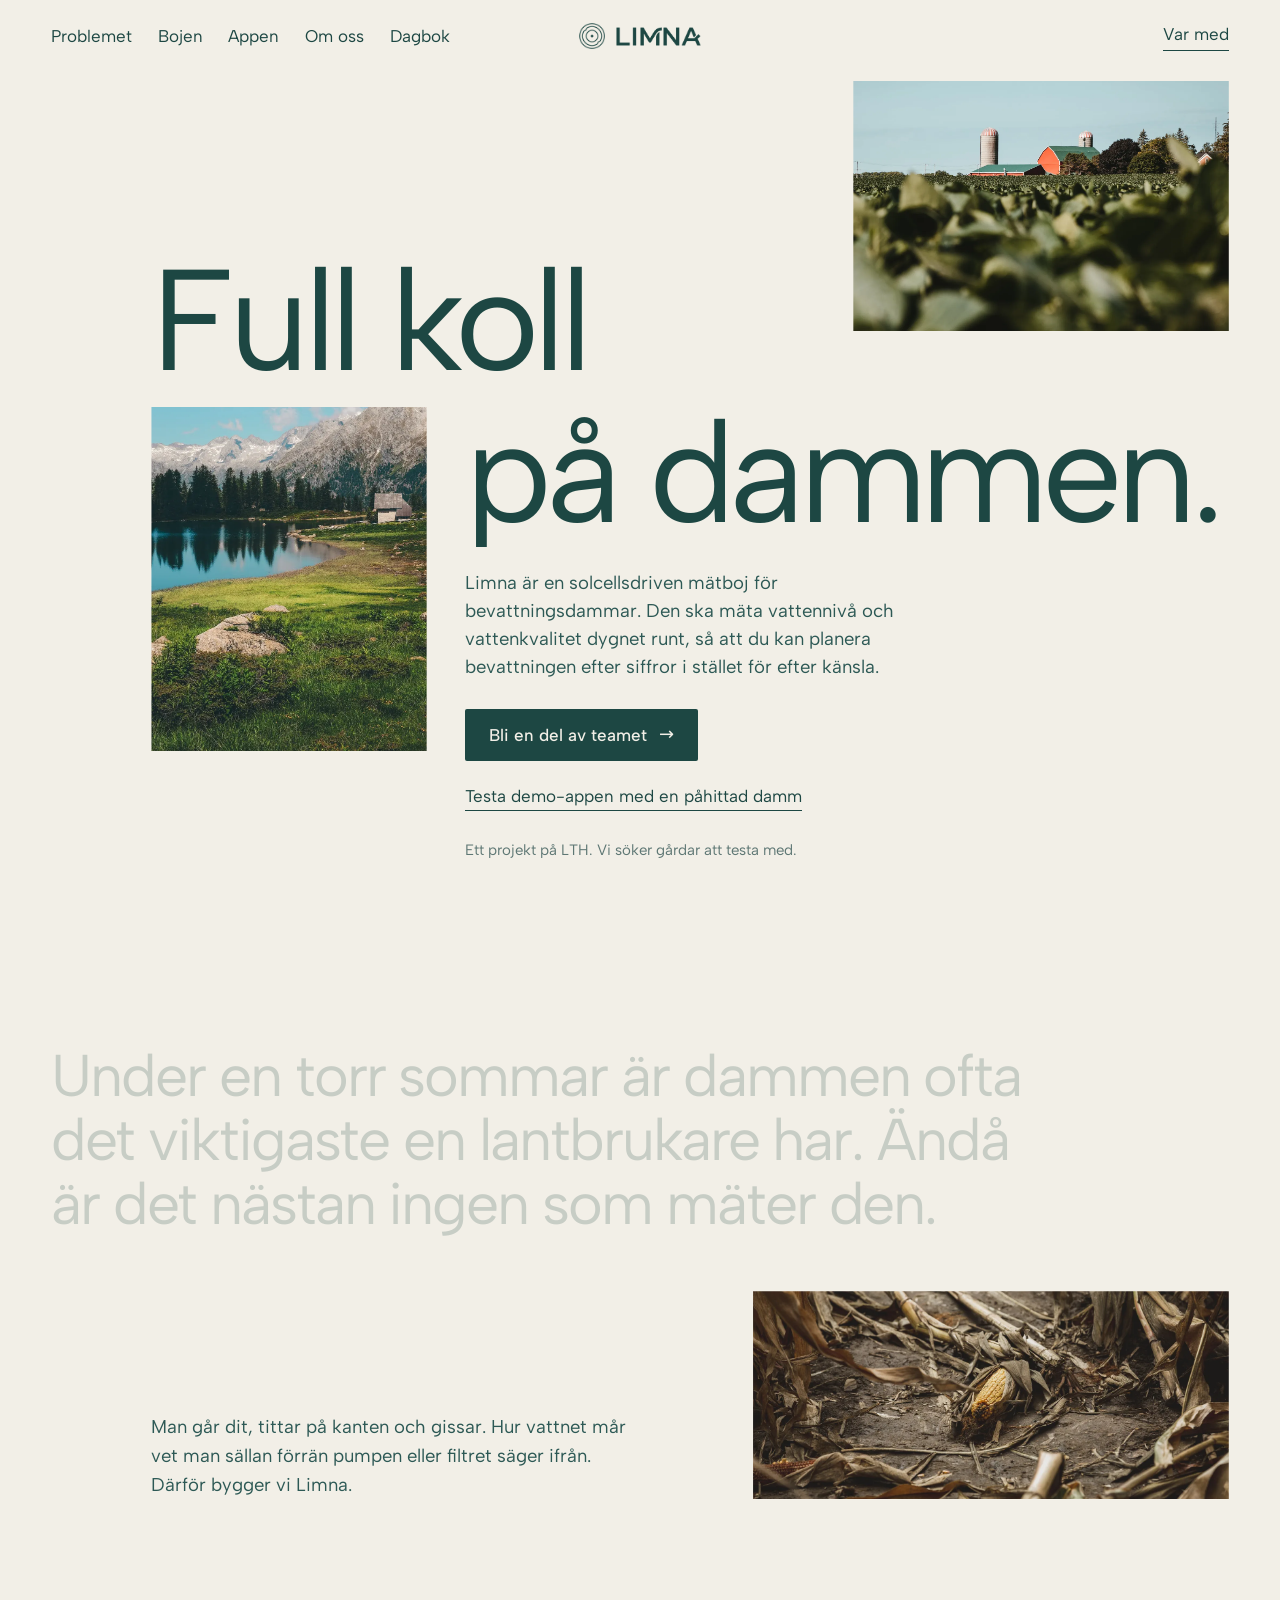
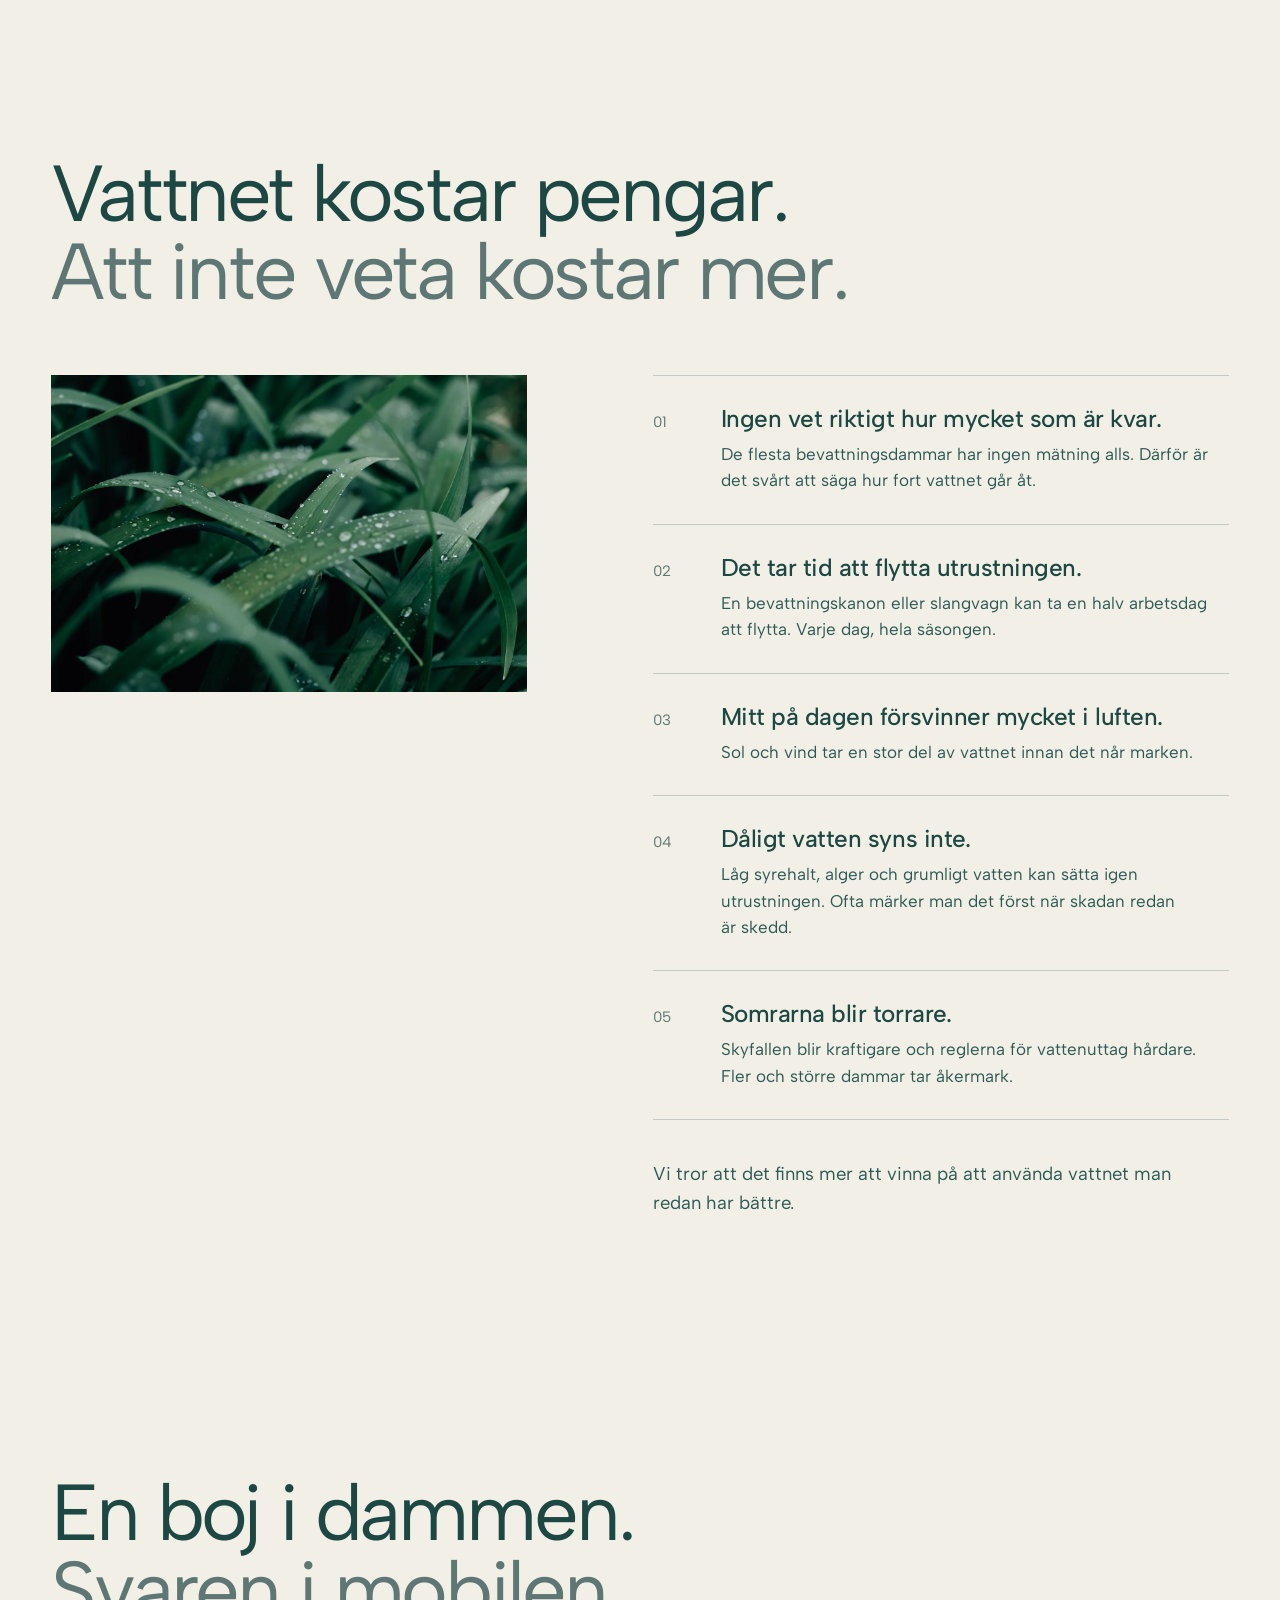
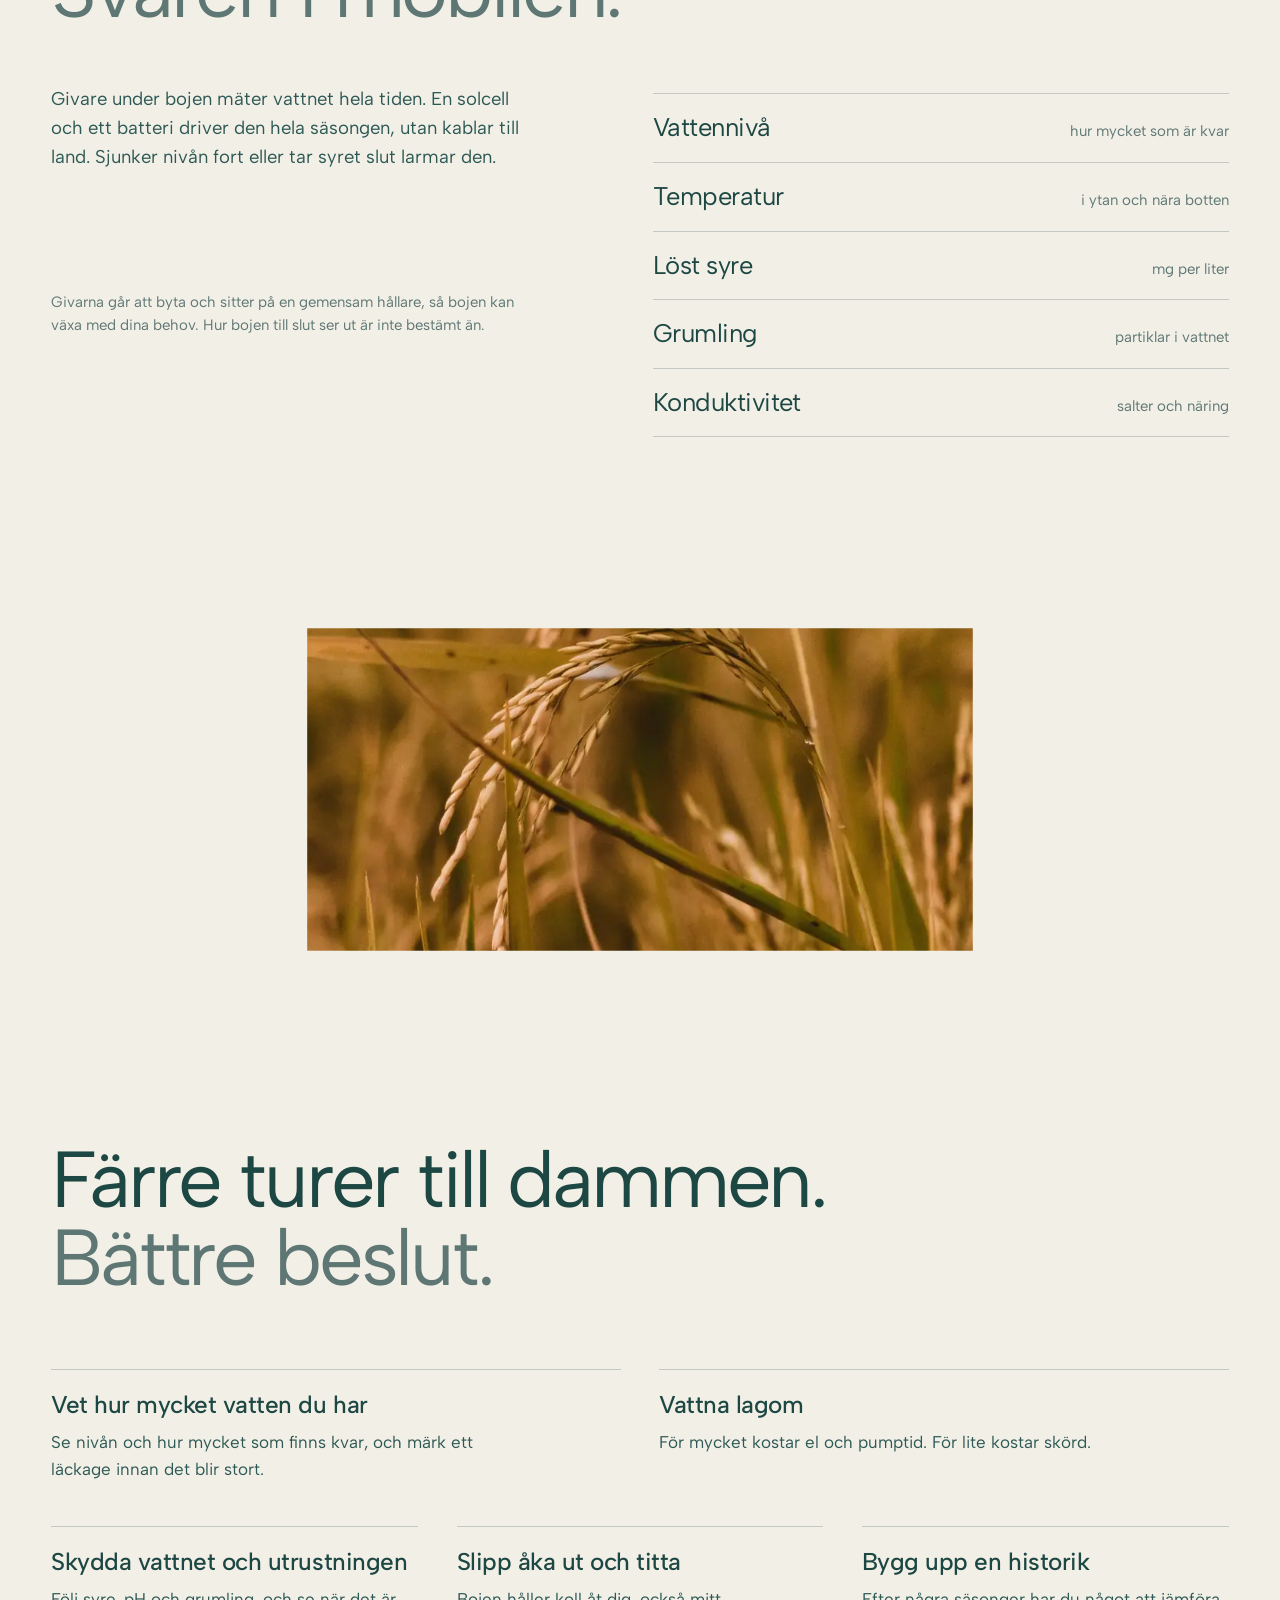
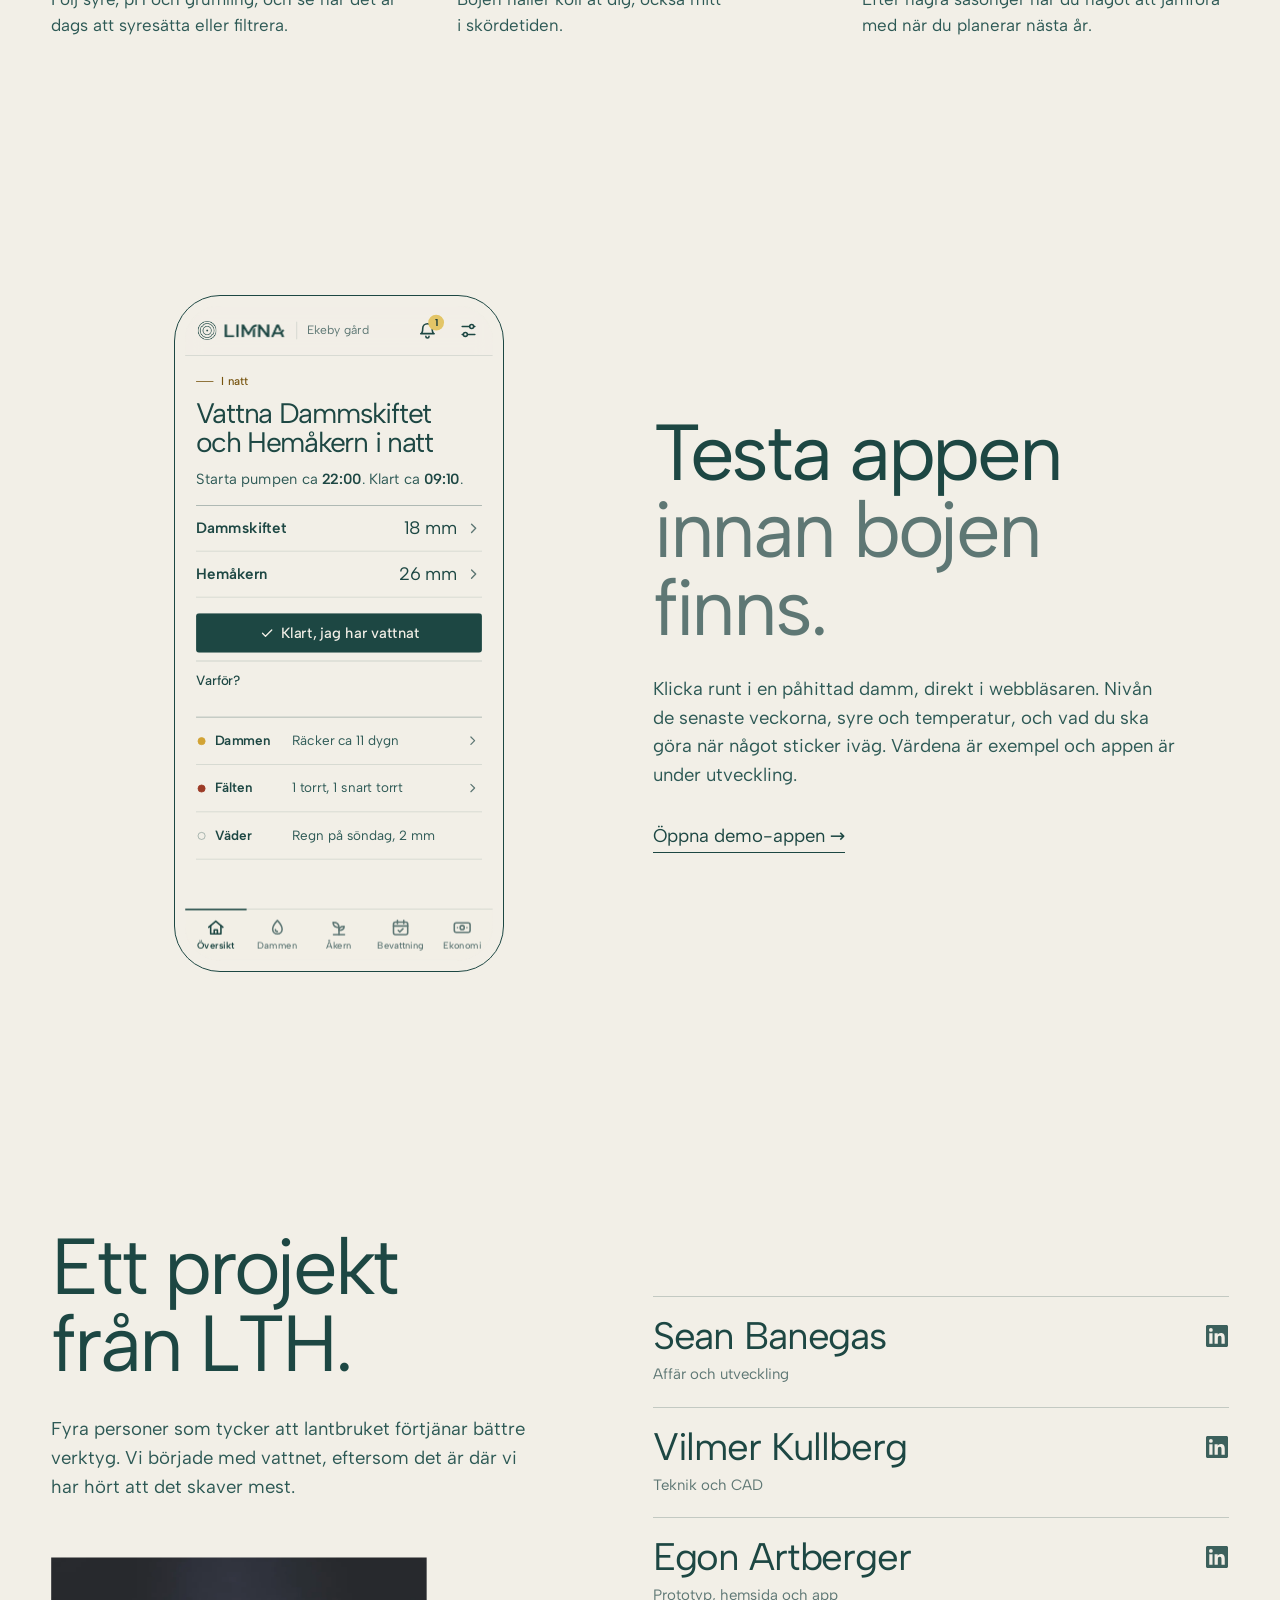
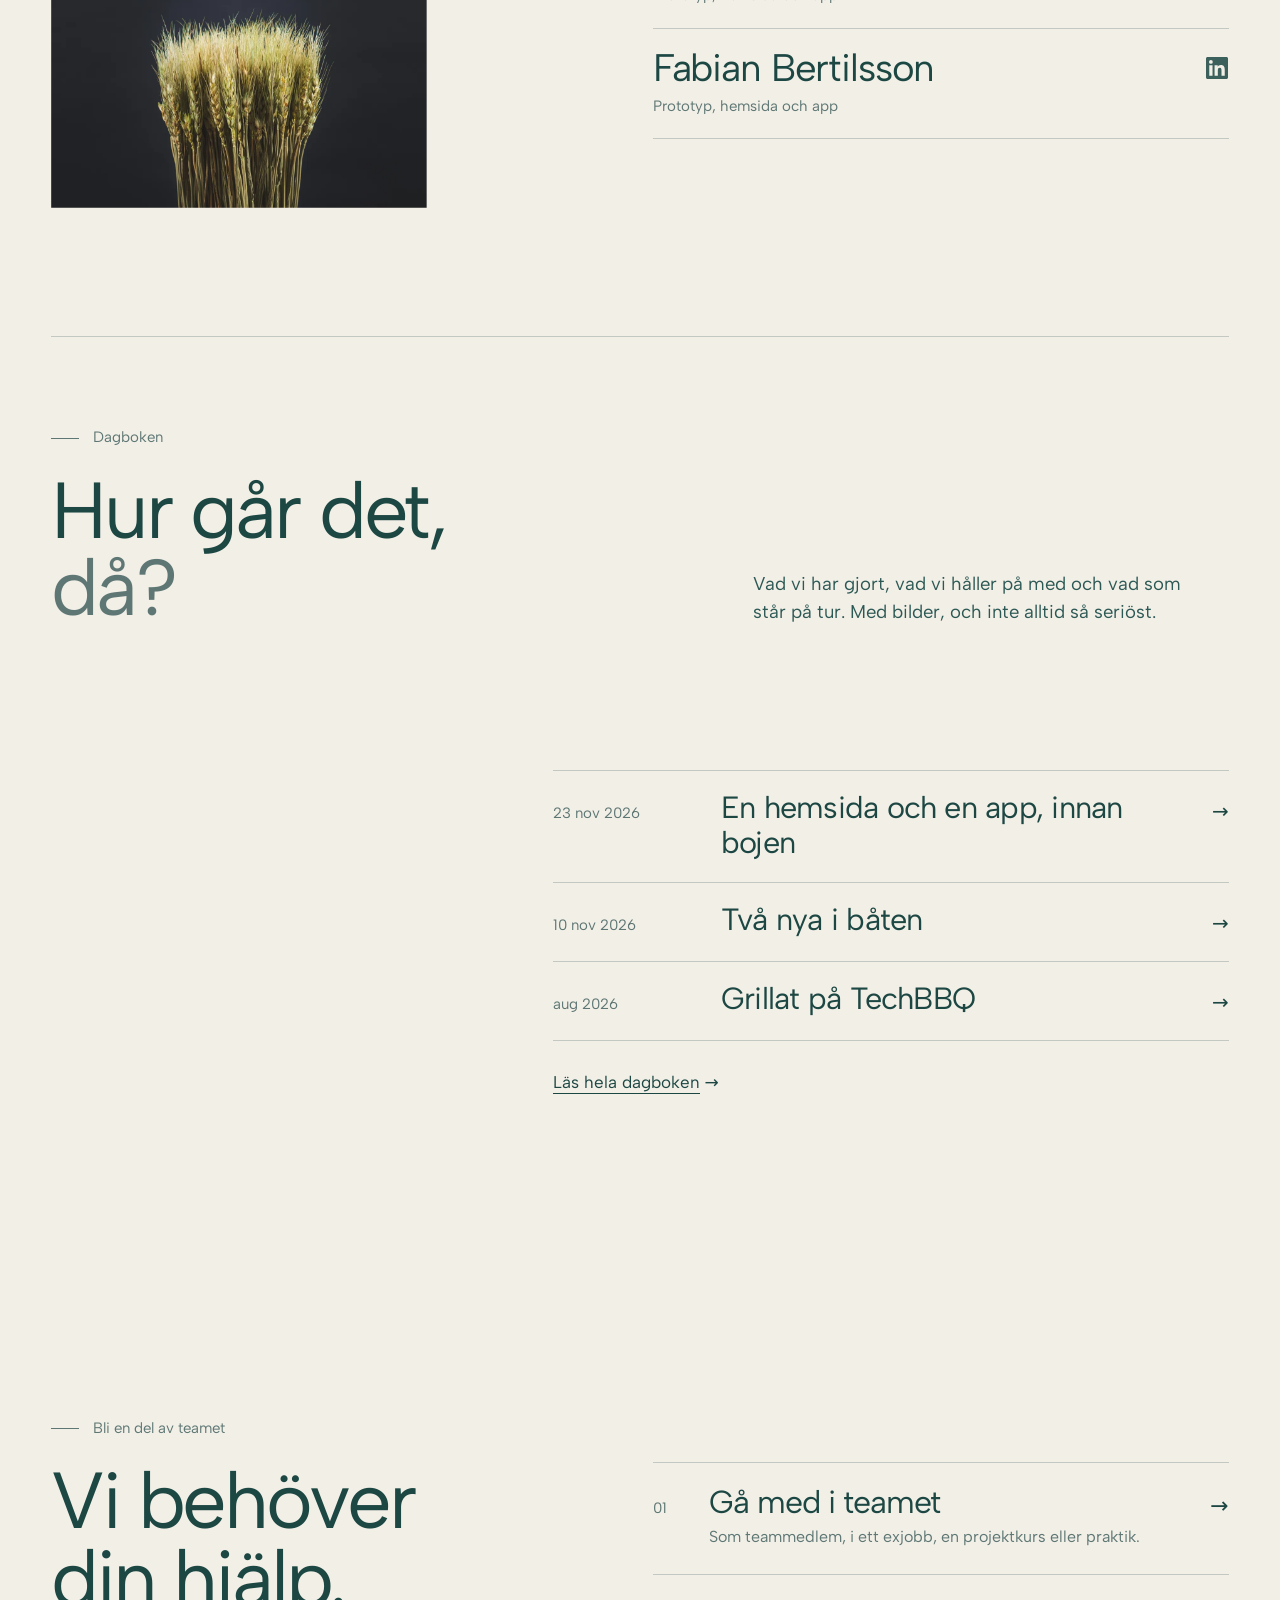
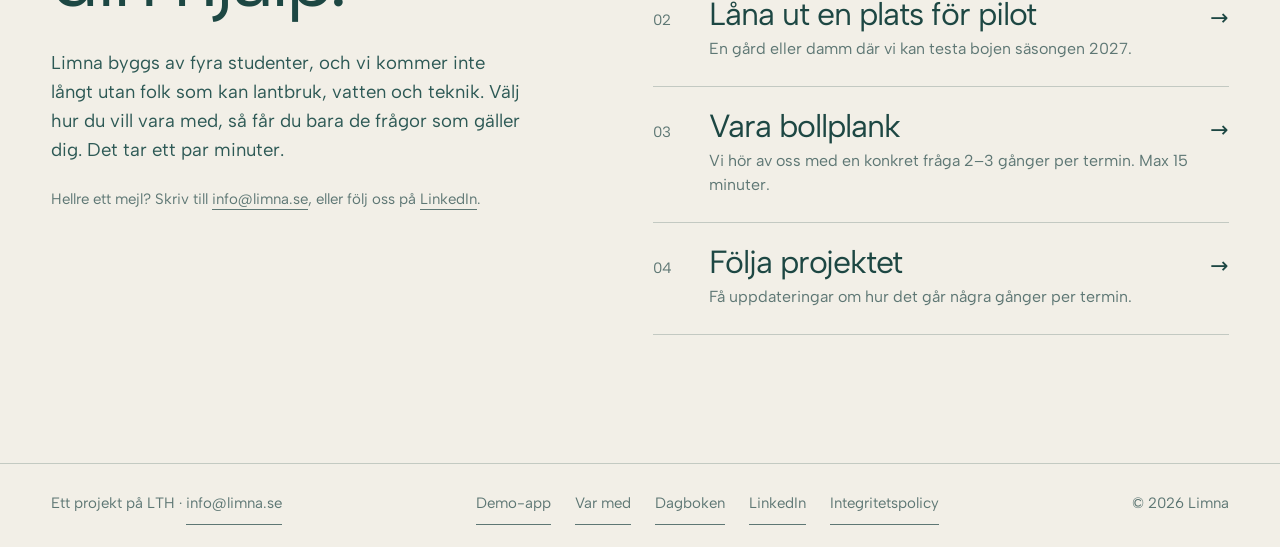
<file: index.html>
<!doctype html>
<html lang="sv">
<head>
<meta charset="utf-8">
<meta name="viewport" content="width=device-width, initial-scale=1, viewport-fit=cover">
<title>Limna – mätboj för bevattningsdammar | Projekt på LTH</title>
<meta name="description" content="Limna är en solcellsdriven mätboj för bevattningsdammar. Den ska mäta vattennivå och vattenkvalitet dygnet runt och visa det i mobilen. Ett projekt på LTH.">
<link rel="canonical" href="https://limna.se/">
<meta name="robots" content="index, follow, max-image-preview:large">
<meta name="theme-color" content="#F2EFE7">
<meta property="og:site_name" content="Limna">
<meta property="og:locale" content="sv_SE">
<meta property="og:type" content="website">
<meta property="og:url" content="https://limna.se/">
<meta property="og:title" content="Limna – mätboj för bevattningsdammar">
<meta property="og:description" content="En mätboj för bevattningsdammar. Nivå och vattenkvalitet i mobilen, utan att gå dit. Ett projekt på LTH.">
<meta property="og:image" content="https://limna.se/img/delning.jpg">
<meta property="og:image:width" content="1200">
<meta property="og:image:height" content="630">
<meta property="og:image:alt" content="En röd lada och två silor bakom ett fält">
<meta name="twitter:card" content="summary_large_image">
<link rel="icon" href="img/favicon-96.png" type="image/png" sizes="96x96">
<link rel="apple-touch-icon" href="img/apple-touch-icon.png">
<script type="application/ld+json">
{
  "@context": "https://schema.org",
  "@graph": [
    {
      "@type": "Organization",
      "@id": "https://limna.se/#organisation",
      "name": "Limna",
      "url": "https://limna.se/",
      "logo": "https://limna.se/img/limna-logo.png",
      "email": "info@limna.se",
      "description": "Limna utvecklar en solcellsdriven mätboj som mäter vattennivå och vattenkvalitet i bevattningsdammar. Ett studentprojekt på LTH, Lunds tekniska högskola.",
      "foundingLocation": "Lund",
      "areaServed": "SE",
      "sameAs": ["https://www.linkedin.com/company/limnaa"]
    },
    {
      "@type": "WebSite",
      "@id": "https://limna.se/#webbplats",
      "name": "Limna",
      "url": "https://limna.se/",
      "inLanguage": "sv-SE",
      "publisher": {"@id": "https://limna.se/#organisation"}
    }
  ]
}
</script>
<link rel="preload" href="fonts/albert-latin.woff2" as="font" type="font/woff2" crossorigin>
<style>
@font-face{font-family:"Albert Sans";font-style:normal;font-weight:300 700;font-display:swap;src:url(fonts/albert-latin-ext.woff2) format("woff2");unicode-range:U+0100-02BA,U+02BD-02C5,U+02C7-02CC,U+02CE-02D7,U+02DD-02FF,U+0304,U+0308,U+0329,U+1D00-1DBF,U+1E00-1E9F,U+1EF2-1EFF,U+2020,U+20A0-20AB,U+20AD-20C4,U+2113,U+2C60-2C7F,U+A720-A7FF}
@font-face{font-family:"Albert Sans";font-style:normal;font-weight:300 700;font-display:swap;src:url(fonts/albert-latin.woff2) format("woff2");unicode-range:U+0000-00FF,U+0131,U+0152-0153,U+02BB-02BC,U+02C6,U+02DA,U+02DC,U+0304,U+0308,U+0329,U+2000-206F,U+20AC,U+2122,U+2191,U+2193,U+2212,U+2215,U+FEFF,U+FFFD}

:root{
  --bg:#F2EFE7;
  --ink:#1D4743;
  --ink-2:#2D5955;
  --muted:#5E7774;
  --line:rgba(29,71,67,.22);
  --gold:#E3C567;
  --deep:#163A37;
  --gut:clamp(16px,4vw,56px);
  --max:1320px;
  --ease:cubic-bezier(.22,.8,.18,1);
  --ease-io:cubic-bezier(.7,0,.2,1);
  --h1:clamp(64px,11.2vw,172px);
  --h2:clamp(40px,6.2vw,96px);
  --lead:clamp(18px,1.45vw,21px);
}
*,*::before,*::after{box-sizing:border-box}
html{-webkit-text-size-adjust:100%;scroll-behavior:smooth;scroll-padding-top:80px}
body,a,button,input,select,textarea{touch-action:manipulation;-webkit-tap-highlight-color:rgba(29,71,67,.12)}
h1,h2,h3{text-wrap:balance}
.app .h2{text-wrap:wrap}
p{text-wrap:pretty}
option{color:#1D4743;background-color:#F2EFE7}
body{margin:0;background:var(--bg);color:var(--ink);font-family:"Albert Sans",ui-sans-serif,system-ui,sans-serif;font-size:17px;line-height:1.55;font-weight:400;-webkit-font-smoothing:antialiased;text-rendering:optimizeLegibility;overflow-x:hidden}
img{display:block;max-width:100%}
a{color:inherit}
h1,h2,h3,p,ul,ol,dl,dd,figure{margin:0;padding:0}
ul,ol{list-style:none}
::selection{background:var(--gold);color:var(--deep)}
:focus-visible{outline:2px solid var(--ink);outline-offset:4px;border-radius:2px}
.vh{position:absolute;width:1px;height:1px;margin:-1px;padding:0;overflow:hidden;clip:rect(0 0 0 0);white-space:nowrap;border:0}
.skip{position:fixed;left:12px;top:12px;z-index:100;background:var(--ink);color:var(--bg);padding:12px 16px;transform:translateY(-200%);text-decoration:none}
.skip:focus{transform:none}
.wrap{width:100%;max-width:calc(var(--max) + 2*var(--gut));margin:0 auto;padding:0 var(--gut)}
.grid{display:grid;grid-template-columns:repeat(12,minmax(0,1fr));column-gap:clamp(12px,2vw,28px)}

/* text links: a hairline that draws */
.ul{text-decoration:none;background:linear-gradient(currentColor,currentColor) 0 100%/100% 1px no-repeat;padding-bottom:2px;transition:background-size .5s var(--ease)}
.ul:hover{animation:redraw .7s var(--ease)}
@keyframes redraw{0%{background-size:100% 1px;background-position:100% 100%}45%{background-size:0 1px;background-position:100% 100%}46%{background-position:0 100%}100%{background-size:100% 1px;background-position:0 100%}}
.arrow{display:inline-block;transition:transform .5s var(--ease)}
a:hover .arrow{transform:translateX(4px)}

/* one solid button */
.btn{display:inline-flex;align-items:center;gap:12px;min-height:52px;padding:0 24px;background:var(--ink);color:var(--bg);border:0;border-radius:2px;font:inherit;font-size:17px;font-weight:500;text-decoration:none;cursor:pointer;position:relative;overflow:hidden;isolation:isolate;transition:transform .2s var(--ease)}
.btn::before{content:"";position:absolute;inset:0;background:var(--deep);transform:translateY(101%);transition:transform .5s var(--ease-io);z-index:-1}
.btn:hover::before{transform:none}
.btn:active{transform:scale(.97)}
.btn .arrow{font-size:18px}
.btn:hover .arrow{transform:translateX(4px)}

/* ---------- nav ---------- */
.nav{position:fixed;inset:0 0 auto 0;z-index:40;transition:transform .5s var(--ease),background-color .4s}
.nav.hide{transform:translateY(-100%)}
.nav.solid{background:rgba(242,239,231,.92);-webkit-backdrop-filter:blur(10px);backdrop-filter:blur(10px)}
.nav .wrap{display:grid;grid-template-columns:1fr auto 1fr;align-items:center;height:72px}
.nav-l{display:flex;gap:clamp(16px,2vw,28px)}
.nav-l a{text-decoration:none;font-size:17px;padding:10px 0;position:relative}
.nav-r .cta{font-size:17px;padding:0 0 3px;position:relative}
.nav-r .cta::after{content:"";position:absolute;inset:-12px -8px}
.nav-l a::after{content:"";position:absolute;left:0;right:0;bottom:6px;height:1px;background:currentColor;transform:scaleX(0);transform-origin:right;transition:transform .45s var(--ease)}
.nav-l a:hover::after{transform:scaleX(1);transform-origin:left}
.nav-r{justify-self:end;display:flex;gap:28px;align-items:center}
.mark{display:inline-flex;align-items:center;gap:10px;text-decoration:none;justify-self:center;padding:8px 0}
.mark i{display:block;background:currentColor;-webkit-mask:var(--m) center/contain no-repeat;mask:var(--m) center/contain no-repeat}
.mark .ic{--m:url(img/limna-ikon.png);width:26px;height:26px;transition:transform .8s var(--ease)}
.mark .wm{--m:url(img/limna-ord.png);width:86px;height:19px}
.mark:hover .ic{transform:rotate(90deg)}
.menu-btn{display:none;background:none;border:0;font:inherit;color:inherit;font-size:17px;padding:12px 0 12px 12px;min-height:44px;cursor:pointer}
.sheet{position:fixed;inset:0;z-index:39;overscroll-behavior:contain;overflow-y:auto;background:var(--bg);display:flex;flex-direction:column;justify-content:center;padding:96px var(--gut) 40px;visibility:hidden;opacity:0;transition:opacity .4s var(--ease),visibility 0s .4s}
.sheet.open{visibility:visible;opacity:1;transition:opacity .4s var(--ease)}
.sheet a{font-size:clamp(40px,11vw,64px);line-height:1.12;letter-spacing:-.035em;text-decoration:none;display:block;padding:4px 0}
.sheet .small{font-size:17px;letter-spacing:0;margin-top:32px}

/* ---------- word masks for entrances ---------- */
.ln{display:block;overflow:hidden;padding-bottom:.06em;margin-bottom:-.06em}
.ln>span{display:inline-block;transform:translateY(108%);transition:transform 1.25s var(--ease)}
.in .ln>span,.ln.in>span{transform:none}
.ln:nth-child(2)>span{transition-delay:.09s}
.ln:nth-child(3)>span{transition-delay:.18s}
.ph{position:relative;overflow:hidden;clip-path:inset(100% 0 0 0);transition:clip-path 1.3s var(--ease)}
.ph img{width:100%;height:100%;object-fit:cover;transform:scale(1.14);transition:transform 1.8s var(--ease)}
.ph.in{clip-path:inset(0 0 0 0)}
.ph.in img{transform:scale(1)}
.rise{opacity:0;transform:translateY(18px);transition:opacity .9s var(--ease),transform 1s var(--ease)}
.rise.in{opacity:1;transform:none}

/* ---------- hero ---------- */
.hero{min-height:100svh;padding:72px 0 clamp(40px,6vh,72px);display:flex;align-items:stretch}
.hero .grid{align-content:start;row-gap:0;width:100%}
.hero h1{display:contents;font-weight:400}
.h1w{font-size:var(--h1);line-height:.92;letter-spacing:-.045em;font-weight:400}
.hero .p1{grid-column:9 / 13;grid-row:1;aspect-ratio:3/2;margin-top:clamp(0px,1vh,12px)}
.hero .w1{grid-column:2 / 9;grid-row:2;margin-top:clamp(-110px,-6vw,-40px)}
.hero .p2{grid-column:2 / 5;grid-row:3 / 5;aspect-ratio:4/5;margin-top:clamp(14px,1.6vw,24px);align-self:start}
.hero .w2{grid-column:5 / 13;grid-row:3;margin-top:clamp(14px,1.6vw,24px);padding-left:clamp(0px,1vw,16px)}
.hero .copy{grid-column:5 / 10;grid-row:4;padding-left:clamp(0px,1vw,16px);padding-top:clamp(18px,2.4vw,34px)}
.hero .lead{font-size:var(--lead);line-height:1.5;color:var(--ink-2);max-width:34em}
.hero .acts{display:flex;flex-direction:column;align-items:flex-start;gap:22px;margin-top:28px}
.hero .note{font-size:15px;color:var(--muted);margin-top:28px}

/* ---------- sections ---------- */
section{position:relative}
.sec{padding:clamp(80px,10vw,150px) 0}
.h2{font-size:var(--h2);line-height:.98;letter-spacing:-.04em;font-weight:400}
.h2 .soft{color:var(--muted)}
.kicker{font-size:15px;color:var(--muted);margin-bottom:22px;display:flex;gap:14px;align-items:center}
.kicker::before{content:"";width:28px;height:1px;background:currentColor}

/* statement: words fill in as you read */
.statement .grid{row-gap:56px}
.statement .say{grid-column:1 / 12;font-size:clamp(34px,4.6vw,72px);line-height:1.08;letter-spacing:-.035em;font-weight:400}
.say .w{color:rgba(29,71,67,.2);transition:color .35s linear}
.say .w.on{color:var(--ink)}
.statement .p3{grid-column:8 / 13;aspect-ratio:16/7}
.statement .side{grid-column:2 / 7;grid-row:2;align-self:end;font-size:var(--lead);color:var(--ink-2);max-width:30em}

/* problem */
.problem .h2{grid-column:1 / 12}
.problem .p4{grid-column:1 / 6;grid-row:2;aspect-ratio:3/2;margin-top:64px;align-self:start;position:sticky;top:96px}
.problem ol{grid-column:7 / 13;grid-row:2;margin-top:64px;counter-reset:n}
.problem li{display:grid;grid-template-columns:56px 1fr;gap:0 12px;padding:28px 0 30px;border-top:1px solid var(--line)}
.problem li:last-child{border-bottom:1px solid var(--line)}
.problem li::before{counter-increment:n;content:counter(n,decimal-leading-zero);font-size:15px;color:var(--muted);padding-top:7px;font-variant-numeric:tabular-nums}
.problem h3{font-size:clamp(22px,1.9vw,28px);line-height:1.2;letter-spacing:-.02em;font-weight:500;margin-bottom:8px}
.problem li p{grid-column:2;color:var(--ink-2);max-width:34em}
.problem .end{grid-column:7 / 13;margin-top:40px;font-size:var(--lead);color:var(--ink-2);max-width:30em}

/* buoy */
.buoy .h2{grid-column:1 / 9;grid-row:1}
.buoy .text{grid-column:1 / 6;grid-row:2;margin-top:56px}
.buoy .measures{grid-column:7 / 13;grid-row:2 / 4;align-self:start;margin-top:64px}
.buoy .text p{font-size:var(--lead);color:var(--ink-2);max-width:30em}
.buoy .text p+p{margin-top:18px}
.measures{margin-top:44px;border-top:1px solid var(--line)}
.measures li{display:flex;justify-content:space-between;align-items:baseline;gap:16px;padding:14px 0;border-bottom:1px solid var(--line);font-size:clamp(22px,2vw,28px);letter-spacing:-.02em}
.measures li span{font-size:15px;letter-spacing:0;color:var(--muted);text-align:right}
.buoy .fine{grid-column:1 / 6;grid-row:3;font-size:15px;color:var(--muted);margin-top:20px;max-width:36em}

/* band: a picture that opens to the full width */
.band{padding:0}
.band .frame{width:100%;aspect-ratio:2400/840;overflow:hidden;clip-path:inset(var(--cy,14%) var(--cx,24%) var(--cy,14%) var(--cx,24%));will-change:clip-path}
.band .frame img{width:100%;height:100%;object-fit:cover;transform:scale(var(--s,1.18))}
.gains .h2{grid-column:1 / 9}
.gains ul{grid-column:1 / 13;display:grid;grid-template-columns:repeat(6,minmax(0,1fr));column-gap:clamp(20px,3vw,48px);row-gap:44px;margin-top:72px}
.gains li:nth-child(-n+2){grid-column:span 3}
.gains li{grid-column:span 2;border-top:1px solid var(--line);padding-top:20px}
.gains h3{font-size:clamp(22px,1.9vw,28px);font-weight:500;letter-spacing:-.02em;line-height:1.2;margin-bottom:10px}
.gains li p{color:var(--ink-2);max-width:28em}

/* app */
.app .grid{align-items:center}
.app .phone-col{grid-column:2 / 6;display:flex;justify-content:center}
.phone{display:block;width:min(330px,100%);aspect-ratio:390/800;border:1px solid var(--ink);border-radius:46px;padding:10px;text-decoration:none;position:relative;transition:transform .7s var(--ease)}
.phone:hover{transform:translateY(-6px)}
.phone .scr{display:block;width:100%;height:100%;border-radius:36px;overflow:hidden;position:relative;background:#f2efe6}
.phone iframe{position:absolute;left:0;top:0;width:390px;height:800px;border:0;transform-origin:0 0;pointer-events:none}
.phone .open{position:absolute;left:50%;bottom:26px;transform:translate(-50%,8px);background:var(--ink);color:var(--bg);padding:12px 18px;font-size:15px;border-radius:2px;opacity:0;transition:opacity .4s,transform .5s var(--ease);white-space:nowrap}
.phone:hover .open,.phone:focus-visible .open{opacity:1;transform:translate(-50%,0)}
@media (hover:none){.phone .open{opacity:1;transform:translate(-50%,0)}}
.app .text{grid-column:7 / 13}
.app .text p{font-size:var(--lead);color:var(--ink-2);max-width:30em;margin-top:28px}
.app .text .ul{display:inline-block;margin-top:32px;font-size:var(--lead)}

/* team */
.team .h2{grid-column:1 / 7}
.team .intro{grid-column:1 / 6;grid-row:2;margin-top:32px;font-size:var(--lead);color:var(--ink-2);max-width:28em}
.team .p6{grid-column:1 / 5;grid-row:3;aspect-ratio:3/2;margin-top:56px}
.team ul{grid-column:7 / 13;grid-row:1 / 4;align-self:center}
.team li{padding:18px 0 20px;border-top:1px solid var(--line);display:grid;grid-template-columns:1fr auto;column-gap:20px;row-gap:6px;align-items:center}
.team li:last-child{border-bottom:1px solid var(--line)}
.team li b{font-weight:400;font-size:clamp(28px,3vw,44px);letter-spacing:-.03em;line-height:1.1}
.team li .role{grid-column:1;color:var(--muted);font-size:15px}
.team li .in{grid-column:2;grid-row:1;display:grid;place-items:center;width:44px;height:44px;margin:-10px -10px -10px 0;color:var(--ink);opacity:.85;transition:opacity .3s,transform .4s var(--ease)}
.team li .in svg{width:22px;height:22px}
.team li .in:hover{opacity:1;transform:translateY(-2px)}

/* join: pick how to help, then that path's questions */
.join{scroll-margin-top:calc(88px - clamp(80px,10vw,150px))}
.join .kicker{grid-column:1 / 13}
.join .h2{grid-column:1 / 9;grid-row:2}
.join .intro{grid-column:1 / 6;grid-row:3;margin-top:32px;font-size:var(--lead);color:var(--ink-2);max-width:28em}
.join .mail{grid-column:1 / 6;grid-row:4;margin-top:24px;font-size:15px;color:var(--muted)}
[hidden]{display:none!important}
.flow{grid-column:7 / 13;grid-row:2 / 6;position:relative}
.paths{margin:0;padding:0;list-style:none;border-bottom:1px solid var(--line)}
.paths li{border-top:1px solid var(--line)}
.path{width:100%;display:grid;grid-template-columns:44px 1fr auto;gap:2px 12px;align-items:baseline;padding:22px 0 24px;background:none;border:0;font:inherit;color:inherit;text-align:left;cursor:pointer}
.path .n{font-size:15px;color:var(--muted);font-variant-numeric:tabular-nums}
.path b{font-weight:400;font-size:clamp(26px,2.5vw,36px);letter-spacing:-.03em;line-height:1.08}
.path span.d{grid-column:2;color:var(--muted);font-size:16px;max-width:30em}
.path .arrow{grid-row:1;grid-column:3;font-size:22px;transition:transform .5s var(--ease)}
.path b{background:linear-gradient(currentColor,currentColor) 0 100%/0 1px no-repeat;transition:background-size .6s var(--ease)}
.path:hover b,.path:focus-visible b{background-size:100% 1px}
.path:hover .arrow{transform:translateX(6px)}
.path:focus-visible{outline-offset:-2px}
.qs{display:none}
.flow.on .paths{display:none}
.flow.on .qs{display:block}
.qs-top{display:flex;justify-content:space-between;align-items:baseline;gap:16px;flex-wrap:wrap;padding-bottom:16px;border-bottom:1px solid var(--ink);font-size:15px;color:var(--muted)}
.qs-top b{font-weight:500;color:var(--ink);font-size:17px}
.qs-top .back{background-color:transparent;border:0;font:inherit;color:var(--ink);cursor:pointer;padding:10px 0}
.bar{display:flex;gap:6px;margin-top:14px}
.bar i{flex:1;height:2px;background:var(--line);transition:background-color .5s var(--ease)}
.bar i.on{background:var(--ink)}
.step{padding-top:28px}
.step.anim{animation:stepIn .7s var(--ease) both}
@keyframes stepIn{from{opacity:0;transform:translateY(16px)}to{opacity:1;transform:none}}
.step h3{font-weight:400;font-size:clamp(28px,2.6vw,38px);letter-spacing:-.03em;line-height:1.05;margin:0 0 8px}
.step>p{color:var(--ink-2);margin:0 0 8px;max-width:32em}
.q{border:0;margin:30px 0 0;padding:0;min-width:0}
.q legend,.q>label{display:block;font-size:18px;color:var(--ink);padding:0;margin-bottom:6px}
.q .hint{display:block;font-size:14px;color:var(--muted);margin:-2px 0 6px}
.q .opt-req{color:var(--muted);font-size:14px}
.q input[type=text],.q input[type=email],.q input[type=tel],.q textarea{width:100%;font:inherit;font-size:18px;color:var(--ink);background:transparent;border:0;border-bottom:1px solid var(--line);border-radius:0;padding:10px 0;min-height:46px;transition:border-color .3s;-webkit-appearance:none;appearance:none}
.q textarea{min-height:96px;resize:vertical}
.q input:focus,.q textarea:focus{outline:none;border-bottom-color:var(--ink)}
.opts{border-top:1px solid var(--line);display:grid;grid-template-columns:minmax(0,1fr);column-gap:28px}
.opts.two{grid-template-columns:repeat(2,minmax(0,1fr))}
.opt{display:flex;gap:14px;align-items:center;padding:11px 0;min-height:48px;border-bottom:1px solid var(--line);cursor:pointer;color:var(--ink-2);transition:color .2s}
.opt input{position:absolute;opacity:0;width:1px;height:1px}
.opt .mk{flex:none;width:18px;height:18px;border:1.4px solid var(--ink);border-radius:50%;position:relative;transition:background-color .25s}
.opt .mk::after{content:"";position:absolute;inset:3.5px;border-radius:50%;background:var(--ink);transform:scale(0);transition:transform .3s var(--ease)}
.opt input[type=checkbox]+.mk{border-radius:2px}
.opt input[type=checkbox]+.mk::after{inset:auto;left:5px;top:1.5px;width:5px;height:9px;border-radius:0;background:none;border:solid var(--bg);border-width:0 1.6px 1.6px 0;transform:rotate(45deg) scale(0)}
.opt input:checked+.mk::after{transform:scale(1)}
.opt input[type=checkbox]:checked+.mk{background:var(--ink)}
.opt input[type=checkbox]:checked+.mk::after{transform:rotate(45deg) scale(1)}
.opt:hover,.opt:has(input:checked){color:var(--ink)}
.opt:has(input:focus-visible) .mk{outline:2px solid var(--ink);outline-offset:3px}
.opt.off{opacity:.4;cursor:default}
.q .err{display:block;margin-top:6px}
.consent{margin-top:34px}
.consent{border-top:1px solid var(--ink);padding-top:22px}
.consent>.opt{display:flex;align-items:flex-start;gap:16px;border:0;padding:0;line-height:1.5;color:var(--ink)}
.consent .opt .mk{width:22px;height:22px;margin-top:1px}
.consent .opt input[type=checkbox]+.mk::after{left:6.5px;top:2.5px;width:6px;height:11px}
.consent .opt b{display:block;font-weight:400;font-size:18px}
.consent .opt small{display:block;margin-top:6px;font-size:14px;color:var(--muted);max-width:40em}
.nav-q{display:flex;flex-wrap:wrap;gap:18px 28px;align-items:center;justify-content:space-between;margin-top:36px}
.nav-q small{font-size:14px;color:var(--muted)}
.btn[disabled]{opacity:.6;cursor:progress}
.done{padding-top:28px}
.done h3{font-weight:400;font-size:clamp(34px,3.4vw,52px);letter-spacing:-.035em;line-height:1;margin:0 0 18px}
.done p{font-size:var(--lead);color:var(--ink-2);max-width:28em}
.err{font-size:14px;color:#9C3B27;min-height:0}


/* dagboken: the latest posts, as lines */
.log{padding-top:0}
.log .kicker{grid-column:1 / 13;padding-top:clamp(56px,7vw,96px);border-top:1px solid var(--line)}
.log .h2{grid-column:1 / 8}
.log .intro{grid-column:8 / 13;align-self:end;font-size:var(--lead);color:var(--ink-2);max-width:24em}
.log .feat{grid-column:1 / 5;grid-row:3;margin-top:clamp(40px,5vw,72px);display:block;align-self:start}
.log .feat .ph{display:block;aspect-ratio:4/5}
.log .side{grid-column:6 / 13;grid-row:3;margin-top:clamp(40px,5vw,72px)}
.log .posts a{display:grid;grid-template-columns:8.5em 1fr auto;gap:8px 24px;align-items:baseline;padding:20px 0 22px;border-top:1px solid var(--line);text-decoration:none}
.log .posts li:last-child a{border-bottom:1px solid var(--line)}
.log .posts time{color:var(--muted);font-size:15px}
.log .posts b{font-weight:400;font-size:clamp(24px,2.4vw,36px);letter-spacing:-.025em;line-height:1.12}
.log .posts .arrow{font-size:20px}
.log .posts a:hover .arrow{transform:translateX(6px)}
.log .posts a:hover b{text-decoration:underline;text-decoration-thickness:1px;text-underline-offset:.18em}
.log .all{margin-top:28px}

/* footer: the name set large */
footer{padding:18px 0 22px;border-top:1px solid var(--line)}
.foot{display:flex;flex-wrap:wrap;justify-content:space-between;align-items:center;gap:4px 28px;font-size:15px;color:var(--muted)}
.foot nav{display:flex;flex-wrap:wrap;gap:6px 24px}
.foot a{padding:10px 0;display:inline-block}

/* ---------- tablet ---------- */
@media (max-width:1024px){
  .hero .p1{grid-column:8 / 13}
  .hero .w1{grid-column:1 / 9;margin-top:clamp(-40px,-2vw,-12px)}
  .hero .p2{grid-column:1 / 5}
  .hero .copy{grid-column:5 / 12}
  .problem .p4{grid-column:1 / 6}
  .problem ol,.problem .end{grid-column:6 / 13}
  .buoy .text{grid-column:1 / 7}
  .app .phone-col{grid-column:1 / 6}
  .team ul{grid-column:6 / 13}
  .join .intro,.join .mail{grid-column:1 / 10}
  .flow{grid-column:1 / 13;grid-row:auto;margin-top:48px}
  .gains li{grid-column:span 3}
  .gains li:last-child{grid-column:1 / -1}
}
/* ---------- phone ---------- */
@media (max-width:760px){
  body{font-size:16.5px}
  .nav .wrap{grid-template-columns:auto 1fr auto;height:64px}
  .nav-l,.nav-r .cta{display:none}
  .mark{justify-self:start}
  .menu-btn{display:block}
  .hero{padding-top:76px;min-height:auto}
  .hero .p1{grid-column:5 / 13;grid-row:1;margin-top:0}
  .hero .w1{grid-column:1 / 13;grid-row:2;margin-top:18px}
  .hero .w2{grid-column:1 / 13;grid-row:3;margin-top:0;padding:0}
  .hero .copy{grid-column:1 / 13;grid-row:4;padding:22px 0 0}
  .hero .p2{grid-column:1 / 9;grid-row:5;margin-top:40px;aspect-ratio:4/5}
  .h1w{font-size:clamp(48px,14.6vw,92px)}
  .hero .acts{align-items:stretch}
  .btn{justify-content:center}
  .statement .say,.statement .p3,.statement .side{grid-column:1 / 13;grid-row:auto}
  .statement .p3{grid-column:4 / 13;aspect-ratio:3/2}
  .problem .h2,.problem ol,.problem .end{grid-column:1 / 13}
  .problem .p4{grid-column:1 / 10;grid-row:auto;position:static;aspect-ratio:3/2}
  .problem ol{grid-row:auto;margin-top:40px}
  .problem li{grid-template-columns:40px 1fr}
  .buoy .h2,.buoy .text,.buoy .fine{grid-column:1 / 13}
  .buoy .text,.buoy .fine{grid-row:auto}
  .buoy .measures{grid-column:1 / 13;grid-row:auto;margin-top:44px}
  .band .frame{aspect-ratio:2400/840}
  .gains .h2{grid-column:1 / 13}
  .gains ul{grid-template-columns:minmax(0,1fr);margin-top:48px;row-gap:32px}
  .app .phone-col{grid-column:1 / 13;order:2;margin-top:56px}
  .app .text{grid-column:1 / 13}
  .team .h2,.team .intro,.team ul{grid-column:1 / 13;grid-row:auto}
  .log .h2,.log .intro,.log .side{grid-column:1 / 13;grid-row:auto}
  .log .intro{margin-top:28px}
  .log .feat{grid-column:1 / 9;grid-row:auto}
  .log .posts a{grid-template-columns:1fr auto}
  .log .posts time{grid-column:1 / 3}
  .team ul{margin-top:44px}
  .team .p6{grid-column:1 / 10;grid-row:auto;margin-top:44px}
  .join .h2,.join .intro,.join .mail{grid-column:1 / 13}
  .gains li,.gains li:last-child,.gains li:nth-child(-n+2){grid-column:auto}
  .opts.two{grid-template-columns:minmax(0,1fr)}
  .path{grid-template-columns:34px 1fr auto}
  .nav-q .btn{width:100%}
}

@media (prefers-reduced-motion:reduce){
  html{scroll-behavior:auto}
  .ln>span,.ph,.ph img,.rise{transition:none!important;transform:none!important;clip-path:none!important;opacity:1!important}
  .say .w{color:var(--ink)!important;transition:none}
  .band .frame{clip-path:none!important}
  .band .frame img{transform:none!important}
  .nav,.btn::before,.phone{transition:none}
}
</style>
</head>
<body>
<a class="skip" href="#main">Hoppa till innehållet</a>

<header class="nav" id="nav">
  <div class="wrap">
    <nav class="nav-l" aria-label="Sidor">
      <a href="#problemet">Problemet</a>
      <a href="#bojen">Bojen</a>
      <a href="#appen">Appen</a>
      <a href="#om-oss">Om oss</a>
      <a href="#dagbok">Dagbok</a>
    </nav>
    <a class="mark" href="#top" aria-label="Limna, till början av sidan"><i class="ic" aria-hidden="true"></i><i class="wm" aria-hidden="true"></i></a>
    <div class="nav-r">
      <a class="ul cta" href="#var-med">Var med</a>
      <button class="menu-btn" id="menuBtn" type="button" aria-expanded="false" aria-controls="sheet">Meny</button>
    </div>
  </div>
</header>
<div class="sheet" id="sheet" aria-label="Meny">
  <a href="#problemet">Problemet</a>
  <a href="#bojen">Bojen</a>
  <a href="#appen">Appen</a>
  <a href="#om-oss">Om oss</a>
  <a href="#dagbok">Dagbok</a>
  <a href="#var-med">Var med</a>
  <a class="small ul" href="app/" style="align-self:flex-start">Testa demo-appen</a>
</div>

<main id="main">
  <section class="hero" id="top" aria-label="Limna">
    <div class="wrap grid" data-enter>
      <figure class="ph p1"><img src="img/gard.webp" width="1400" height="933" alt="En röd lada och två silor bakom ett fält med sojabönor" fetchpriority="high"></figure>
      <h1>
        <span class="vh">Limna: </span>
        <span class="h1w w1"><span class="ln"><span>Full koll</span></span></span>
        <span class="h1w w2"><span class="ln"><span>på dammen.</span></span></span>
      </h1>
      <figure class="ph p2"><img src="img/sjo.webp" width="900" height="1125" alt="En stuga vid en blank sjö med skog och berg bakom"></figure>
      <div class="copy rise">
        <p class="lead">Limna är en solcellsdriven mätboj för bevattningsdammar. Den ska mäta vattennivå och vattenkvalitet dygnet runt, så att du kan planera bevattningen efter siffror i stället för efter känsla.</p>
        <div class="acts">
          <a class="btn" href="#var-med">Bli en del av teamet <span class="arrow" aria-hidden="true">→</span></a>
          <a class="ul" href="app/">Testa demo-appen med en påhittad damm</a>
        </div>
        <p class="note">Ett projekt på LTH. Vi söker gårdar att testa med.</p>
      </div>
    </div>
  </section>

  <section class="sec statement" id="bakgrund" aria-labelledby="say">
    <div class="wrap grid">
      <h2 class="say" id="say">Under en torr sommar är dammen ofta det viktigaste en lantbrukare har. Ändå är det nästan ingen som mäter den.</h2>
      <p class="side rise">Man går dit, tittar på kanten och gissar. Hur vattnet mår vet man sällan förrän pumpen eller filtret säger ifrån. Därför bygger vi Limna.</p>
      <figure class="ph p3"><img src="img/majs.webp" width="1400" height="613" alt="En majskolv ligger i lera mellan torkade stjälkar" loading="lazy"></figure>
    </div>
  </section>

  <section class="sec problem" id="problemet" aria-labelledby="h-problem">
    <div class="wrap grid">
      <h2 class="h2" id="h-problem"><span class="ln"><span>Vattnet kostar pengar.</span></span><span class="ln soft"><span>Att inte veta kostar mer.</span></span></h2>
      <figure class="ph p4"><img src="img/droppar.webp" width="1400" height="933" alt="Vattendroppar på gröna grässtrån" loading="lazy"></figure>
      <ol>
        <li><div><h3>Ingen vet riktigt hur mycket som är kvar.</h3><p>De flesta bevattningsdammar har ingen mätning alls. Därför är det svårt att säga hur fort vattnet går åt.</p></div></li>
        <li><div><h3>Det tar tid att flytta utrustningen.</h3><p>En bevattningskanon eller slangvagn kan ta en halv arbetsdag att flytta. Varje dag, hela säsongen.</p></div></li>
        <li><div><h3>Mitt på dagen försvinner mycket i luften.</h3><p>Sol och vind tar en stor del av vattnet innan det når marken.</p></div></li>
        <li><div><h3>Dåligt vatten syns inte.</h3><p>Låg syrehalt, alger och grumligt vatten kan sätta igen utrustningen. Ofta märker man det först när skadan redan är skedd.</p></div></li>
        <li><div><h3>Somrarna blir torrare.</h3><p>Skyfallen blir kraftigare och reglerna för vattenuttag hårdare. Fler och större dammar tar åkermark.</p></div></li>
      </ol>
      <p class="end rise">Vi tror att det finns mer att vinna på att använda vattnet man redan har bättre.</p>
    </div>
  </section>

  <section class="sec buoy" id="bojen" aria-labelledby="h-boj">
    <div class="wrap grid">
      <h2 class="h2" id="h-boj"><span class="ln"><span>En boj i dammen.</span></span><span class="ln soft"><span>Svaren i mobilen.</span></span></h2>
      <div class="text">
        <p class="rise">Givare under bojen mäter vattnet hela tiden. En solcell och ett batteri driver den hela säsongen, utan kablar till land. Sjunker nivån fort eller tar syret slut larmar den.</p>
      </div>

      <ul class="measures" aria-label="Det bojen ska mäta">
        <li>Vattennivå <span>hur mycket som är kvar</span></li>
        <li>Temperatur <span>i ytan och nära botten</span></li>
        <li>Löst syre <span>mg per liter</span></li>
        <li>Grumling <span>partiklar i vattnet</span></li>
        <li>Konduktivitet <span>salter och näring</span></li>
      </ul>
      <p class="fine">Givarna går att byta och sitter på en gemensam hållare, så bojen kan växa med dina behov. Hur bojen till slut ser ut är inte bestämt än.</p>
    </div>
  </section>

  <section class="band" aria-hidden="true">
    <div class="frame" id="bandFrame"><img src="img/ax.webp" width="1999" height="700" alt="" loading="lazy"></div>
  </section>

  <section class="sec gains" id="nytta" aria-labelledby="h-nytta">
    <div class="wrap grid">
      <h2 class="h2" id="h-nytta"><span class="ln"><span>Färre turer till dammen.</span></span><span class="ln soft"><span>Bättre beslut.</span></span></h2>
      <ul>
        <li class="rise"><h3>Vet hur mycket vatten du har</h3><p>Se nivån och hur mycket som finns kvar, och märk ett läckage innan det blir stort.</p></li>
        <li class="rise"><h3>Vattna lagom</h3><p>För mycket kostar el och pumptid. För lite kostar skörd.</p></li>
        <li class="rise"><h3>Skydda vattnet och utrustningen</h3><p>Följ syre, pH och grumling, och se när det är dags att syresätta eller filtrera.</p></li>
        <li class="rise"><h3>Slipp åka ut och titta</h3><p>Bojen håller koll åt dig, också mitt i skördetiden.</p></li>
        <li class="rise"><h3>Bygg upp en historik</h3><p>Efter några säsonger har du något att jämföra med när du planerar nästa år.</p></li>
      </ul>
    </div>
  </section>

  <section class="sec app" id="appen" aria-labelledby="h-app">
    <div class="wrap grid">
      <div class="phone-col">
        <a class="phone" href="app/" aria-label="Öppna demo-appen">
          <span class="scr"><iframe src="app/" title="Limna-appen med en påhittad damm" tabindex="-1" loading="lazy" id="appFrame"></iframe></span>
          <span class="open" aria-hidden="true">Öppna demon →</span>
        </a>
      </div>
      <div class="text">
        <h2 class="h2" id="h-app"><span class="ln"><span>Testa appen</span></span><span class="ln soft"><span>innan bojen finns.</span></span></h2>
        <p class="rise">Klicka runt i en påhittad damm, direkt i webbläsaren. Nivån de senaste veckorna, syre och temperatur, och vad du ska göra när något sticker iväg. Värdena är exempel och appen är under utveckling.</p>
        <a class="ul" href="app/">Öppna demo-appen <span class="arrow" aria-hidden="true">→</span></a>
      </div>
    </div>
  </section>

  <section class="sec team" id="om-oss" aria-labelledby="h-team">
    <div class="wrap grid">
      <h2 class="h2" id="h-team"><span class="ln"><span>Ett projekt</span></span><span class="ln"><span>från LTH.</span></span></h2>
      <p class="intro rise">Fyra personer som tycker att lantbruket förtjänar bättre verktyg. Vi började med vattnet, eftersom det är där vi har hört att det skaver mest.</p>
      <figure class="ph p6"><img src="img/vete.webp" width="1200" height="798" alt="En knippe torkat vete mot mörk bakgrund" loading="lazy"></figure>
      <ul>
        <li class="rise"><b>Sean Banegas</b><a class="in" href="https://se.linkedin.com/in/seanbanegas" target="_blank" rel="noopener" aria-label="Sean Banegas på LinkedIn" title="LinkedIn"><svg viewBox="0 0 24 24" width="24" height="24" aria-hidden="true" focusable="false"><path fill="currentColor" d="M20.45 20.45h-3.56v-5.57c0-1.33-.02-3.04-1.85-3.04-1.85 0-2.14 1.45-2.14 2.94v5.67H9.35V9h3.41v1.56h.05c.48-.9 1.64-1.85 3.37-1.85 3.6 0 4.27 2.37 4.27 5.46v6.28zM5.34 7.43a2.06 2.06 0 1 1 0-4.13 2.06 2.06 0 0 1 0 4.13zM7.12 20.45H3.56V9h3.56v11.45zM22.22 0H1.77C.79 0 0 .77 0 1.73v20.54C0 23.23.79 24 1.77 24h20.45c.98 0 1.78-.77 1.78-1.73V1.73C24 .77 23.2 0 22.22 0z"/></svg></a><span class="role">Affär och utveckling</span></li>
        <li class="rise"><b>Vilmer Kullberg</b><a class="in" href="https://se.linkedin.com/in/vilmer-kullberg-ekberg-57579a397" target="_blank" rel="noopener" aria-label="Vilmer Kullberg på LinkedIn" title="LinkedIn"><svg viewBox="0 0 24 24" width="24" height="24" aria-hidden="true" focusable="false"><path fill="currentColor" d="M20.45 20.45h-3.56v-5.57c0-1.33-.02-3.04-1.85-3.04-1.85 0-2.14 1.45-2.14 2.94v5.67H9.35V9h3.41v1.56h.05c.48-.9 1.64-1.85 3.37-1.85 3.6 0 4.27 2.37 4.27 5.46v6.28zM5.34 7.43a2.06 2.06 0 1 1 0-4.13 2.06 2.06 0 0 1 0 4.13zM7.12 20.45H3.56V9h3.56v11.45zM22.22 0H1.77C.79 0 0 .77 0 1.73v20.54C0 23.23.79 24 1.77 24h20.45c.98 0 1.78-.77 1.78-1.73V1.73C24 .77 23.2 0 22.22 0z"/></svg></a><span class="role">Teknik och CAD</span></li>
        <li class="rise"><b>Egon Artberger</b><a class="in" href="https://www.linkedin.com/in/egon-artberger-00600529a/" target="_blank" rel="noopener" aria-label="Egon Artberger på LinkedIn" title="LinkedIn"><svg viewBox="0 0 24 24" width="24" height="24" aria-hidden="true" focusable="false"><path fill="currentColor" d="M20.45 20.45h-3.56v-5.57c0-1.33-.02-3.04-1.85-3.04-1.85 0-2.14 1.45-2.14 2.94v5.67H9.35V9h3.41v1.56h.05c.48-.9 1.64-1.85 3.37-1.85 3.6 0 4.27 2.37 4.27 5.46v6.28zM5.34 7.43a2.06 2.06 0 1 1 0-4.13 2.06 2.06 0 0 1 0 4.13zM7.12 20.45H3.56V9h3.56v11.45zM22.22 0H1.77C.79 0 0 .77 0 1.73v20.54C0 23.23.79 24 1.77 24h20.45c.98 0 1.78-.77 1.78-1.73V1.73C24 .77 23.2 0 22.22 0z"/></svg></a><span class="role">Prototyp, hemsida och app</span></li>
        <li class="rise"><b>Fabian Bertilsson</b><a class="in" href="https://se.linkedin.com/in/fabian-bertilsson-420015263" target="_blank" rel="noopener" aria-label="Fabian Bertilsson på LinkedIn" title="LinkedIn"><svg viewBox="0 0 24 24" width="24" height="24" aria-hidden="true" focusable="false"><path fill="currentColor" d="M20.45 20.45h-3.56v-5.57c0-1.33-.02-3.04-1.85-3.04-1.85 0-2.14 1.45-2.14 2.94v5.67H9.35V9h3.41v1.56h.05c.48-.9 1.64-1.85 3.37-1.85 3.6 0 4.27 2.37 4.27 5.46v6.28zM5.34 7.43a2.06 2.06 0 1 1 0-4.13 2.06 2.06 0 0 1 0 4.13zM7.12 20.45H3.56V9h3.56v11.45zM22.22 0H1.77C.79 0 0 .77 0 1.73v20.54C0 23.23.79 24 1.77 24h20.45c.98 0 1.78-.77 1.78-1.73V1.73C24 .77 23.2 0 22.22 0z"/></svg></a><span class="role">Prototyp, hemsida och app</span></li>
      </ul>
    </div>
  </section>

  <section class="sec log" id="dagbok" aria-labelledby="h-log">
    <div class="wrap grid">
      <p class="kicker rise">Dagboken</p>
      <h2 class="h2" id="h-log"><span class="ln"><span>Hur går det,</span></span><span class="ln soft"><span>då?</span></span></h2>
      <p class="intro rise">Vad vi har gjort, vad vi håller på med och vad som står på tur. Med bilder, och inte alltid så seriöst.</p>
      <a class="feat rise" id="logFeat" href="dagbok/" aria-hidden="true" tabindex="-1"><span class="ph"><img src="dagbok/bilder/esp32-pa-bordet.webp" width="1200" height="1600" alt="" loading="lazy"></span></a>
      <div class="side">
      <ol class="posts" id="logList"></ol>
      <p class="all rise"><a class="ul" href="dagbok/">Läs hela dagboken</a> <span class="arrow" aria-hidden="true">→</span></p>
      </div>
    </div>
  </section>

  <section class="sec join" id="var-med" aria-labelledby="h-join">
    <div class="wrap grid">
      <p class="kicker rise">Bli en del av teamet</p>
      <h2 class="h2" id="h-join"><span class="ln"><span>Vi behöver</span></span><span class="ln"><span>din hjälp.</span></span></h2>
      <p class="intro rise">Limna byggs av fyra studenter, och vi kommer inte långt utan folk som kan lantbruk, vatten och teknik. Välj hur du vill vara med, så får du bara de frågor som gäller dig. Det tar ett par minuter.</p>
      <p class="mail rise">Hellre ett mejl? Skriv till <a class="ul" href="mailto:info@limna.se">info@limna.se</a>, eller följ oss på <a class="ul" href="https://www.linkedin.com/company/limnaa" target="_blank" rel="noopener">LinkedIn</a>.</p>
      <div class="flow" id="flow">
        <ul class="paths" aria-label="Hur vill du vara med?">
          <li class="rise"><button class="path" type="button" data-path="team"><span class="n">01</span><b>Gå med i teamet</b><span class="arrow" aria-hidden="true">→</span><span class="d">Som teammedlem, i ett exjobb, en projektkurs eller praktik.</span></button></li>
          <li class="rise"><button class="path" type="button" data-path="pilot"><span class="n">02</span><b>Låna ut en plats för pilot</b><span class="arrow" aria-hidden="true">→</span><span class="d">En gård eller damm där vi kan testa bojen säsongen 2027.</span></button></li>
          <li class="rise"><button class="path" type="button" data-path="bollplank"><span class="n">03</span><b>Vara bollplank</b><span class="arrow" aria-hidden="true">→</span><span class="d">Vi hör av oss med en konkret fråga 2–3 gånger per termin. Max 15 minuter.</span></button></li>
          <li class="rise"><button class="path" type="button" data-path="folj"><span class="n">04</span><b>Följa projektet</b><span class="arrow" aria-hidden="true">→</span><span class="d">Få uppdateringar om hur det går några gånger per termin.</span></button></li>
        </ul>
        <form class="qs" id="qs" novalidate aria-live="polite">
          <div class="qs-top"><b id="qsPath"></b><span id="qsCount"></span><button class="back ul" type="button" id="qsBack">Tillbaka</button></div>
          <div class="bar" id="qsBar" aria-hidden="true"></div>
          <div id="qsBody"></div>
        </form>
      </div>
    </div>
  </section>
</main>

<footer>
  <div class="wrap">
    <div class="foot">
      <span>Ett projekt på LTH · <a class="ul" href="mailto:info@limna.se">info@limna.se</a></span>
      <nav aria-label="Sidfot">
        <a class="ul" href="app/">Demo-app</a>
        <a class="ul" href="#var-med">Var med</a>
        <a class="ul" href="dagbok/">Dagboken</a>
        <a class="ul" href="https://www.linkedin.com/company/limnaa" target="_blank" rel="noopener">LinkedIn</a>
        <a class="ul" href="integritet.html">Integritetspolicy</a>
      </nav>
      <span>© 2026 Limna</span>
    </div>
  </div>
</footer>

<script src="dagbok/inlagg.js"></script>
<script>
/* dagboken: the latest posts, from dagbok/inlagg.js */
(() => {
  const D = window.DAGBOK; const list = document.getElementById("logList");
  if (!D || !list) return;
  const MAN = ["jan","feb","mar","apr","maj","jun","jul","aug","sep","okt","nov","dec"];
  const esc = s => String(s ?? "").replace(/[&<>"']/g, c => ({ "&": "&amp;", "<": "&lt;", ">": "&gt;", '"': "&quot;", "'": "&#39;" })[c]);
  const posts = [...D.inlagg].sort((a, b) => b.datum.localeCompare(a.datum));
  list.innerHTML = posts.slice(0, 4).map(p => {
    const [y, m, d] = p.datum.split("-").map(Number);
    return `<li class="rise"><a href="dagbok/#d-${esc(p.datum)}"><time datetime="${esc(p.datum)}">${d ? d + " " : ""}${MAN[m - 1]} ${y}</time><b>${esc(p.rubrik)}</b><span class="arrow" aria-hidden="true">→</span></a></li>`;
  }).join("");
  const pic = posts.find(p => p.bilder && p.bilder.length);
  if (pic) {
    const src = pic.bilder[0].src;
    document.querySelector("#logFeat img").src = src.startsWith("../") ? src.slice(3) : "dagbok/" + src;
    document.getElementById("logFeat").href = "dagbok/#d-" + pic.datum;
  }
})();
</script>
<script>
(() => {
  const reduce = matchMedia("(prefers-reduced-motion: reduce)").matches;
  const $ = (s, r = document) => r.querySelector(s), $$ = (s, r = document) => [...r.querySelectorAll(s)];

  /* hero enters once on load */
  const hero = $("[data-enter]");
  const heroBits = $$(".ln, .ph, .rise", hero);
  requestAnimationFrame(() => setTimeout(() => {
    heroBits.forEach((el, i) => {
      const d = el.classList.contains("ph") ? (el.classList.contains("p1") ? 0.05 : 0.35) : el.classList.contains("rise") ? 0.55 : 0.12 + i * 0.08;
      el.style.transitionDelay = d + "s";
      const inner = el.querySelector(":scope > span, :scope > img");
      if (inner) inner.style.transitionDelay = d + "s";
      el.classList.add("in");
    });
  }, 60));

  /* reveal headings, photos and text once, as they come into view */
  const rest = $$(".ln, .ph, .rise").filter(el => !hero.contains(el));
  if (reduce || !("IntersectionObserver" in window)) rest.forEach(el => el.classList.add("in"));
  else {
    const io = new IntersectionObserver(es => es.forEach(e => {
      if (!e.isIntersecting) return;
      const el = e.target;
      const sib = el.parentElement ? [...el.parentElement.children].filter(c => c.classList.contains(el.classList[0])) : [];
      const k = Math.max(0, sib.indexOf(el));
      if (el.classList.contains("rise") && k) el.style.transitionDelay = Math.min(k * 0.07, 0.35) + "s";
      el.classList.add("in"); io.unobserve(el);
    }), { rootMargin: "0px 0px -12% 0px" });
    rest.forEach(el => io.observe(el));
  }

  /* the statement fills in word by word while it crosses the screen */
  const say = $(".say");
  say.innerHTML = say.textContent.trim().split(/\s+/).map(w => `<span class="w">${w}</span>`).join(" ");
  const words = $$(".w", say);
  const band = $("#bandFrame");
  let ticking = false;
  const onScroll = () => {
    ticking = false;
    const vh = innerHeight;
    if (!reduce) {
      const r = say.getBoundingClientRect();
      const p = Math.min(1, Math.max(0, (vh * 0.85 - r.top) / (r.height + vh * 0.35)));
      const n = Math.round(p * words.length);
      words.forEach((w, i) => w.classList.toggle("on", i < n));
      const b = band.getBoundingClientRect();
      const q = Math.min(1, Math.max(0, (vh - b.top) / (vh * 0.95)));
      const e = 1 - Math.pow(1 - q, 2);
      const cx = innerWidth < 760 ? 8 : 24;
      band.style.setProperty("--cx", (cx * (1 - e)).toFixed(2) + "%");
      band.style.setProperty("--cy", (14 * (1 - e)).toFixed(2) + "%");
      band.style.setProperty("--s", (1.18 - 0.18 * e).toFixed(3));
    }
    /* nav: hides on the way down, returns on the way up */
    const y = scrollY;
    nav.classList.toggle("solid", y > 40);
    nav.classList.toggle("hide", y > lastY && y > 300 && !sheet.classList.contains("open"));
    lastY = y;
  };
  const nav = $("#nav"), sheet = $("#sheet");
  let lastY = scrollY;
  addEventListener("scroll", () => { if (!ticking) { ticking = true; requestAnimationFrame(onScroll); } }, { passive: true });
  addEventListener("resize", onScroll);
  if (reduce) words.forEach(w => w.classList.add("on"));
  onScroll();

  /* "Var med" links: land so the heading and all four choices fit on screen */
  const join = $("#var-med");
  $$('a[href="#var-med"]').forEach(a => a.addEventListener("click", e => {
    if (innerWidth < 760) return;
    e.preventDefault();
    const top = $(".kicker", join).getBoundingClientRect().top + scrollY - 88;
    const bottom = $(".paths", join).getBoundingClientRect().bottom + scrollY;
    const y = bottom - top > innerHeight - 120 ? bottom - innerHeight + 32 : top;
    scrollTo({ top: y, behavior: reduce ? "auto" : "smooth" });
    history.replaceState(null, "", "#var-med");
  }));

  /* phone menu */
  const mb = $("#menuBtn");
  const setMenu = open => {
    sheet.classList.toggle("open", open);
    mb.setAttribute("aria-expanded", open);
    mb.textContent = open ? "Stäng" : "Meny";
    document.body.style.overflow = open ? "hidden" : "";
  };
  mb.addEventListener("click", () => setMenu(!sheet.classList.contains("open")));
  $$("a", sheet).forEach(a => a.addEventListener("click", () => setMenu(false)));
  addEventListener("keydown", e => { if (e.key === "Escape" && sheet.classList.contains("open")) { setMenu(false); mb.focus(); } });

  /* the live demo app, scaled into the phone */
  const fr = $("#appFrame"), scr = fr.parentElement;
  const fit = () => { const s = scr.clientWidth / 390; fr.style.transform = `scale(${s})`; fr.style.height = (scr.clientHeight / s) + "px"; };
  new ResizeObserver(fit).observe(scr); fit();

  /* "Vi behöver din hjälp": pick a path, then only that path's questions (mirrors the Microsoft Forms form) */
  const ENDPOINT = "https://script.google.com/macros/s/AKfycbyWOohCV6zBawMYc6IjSynC6GzUHecElTvZievfA54MdRpzmetIMsUXciDNcSPZQ8rA/exec"; /* paste the Google Apps Script web app URL here; empty = fall back to a ready email */
  const R = true;
  const Q = {
    lockar: { t: "radio", l: "Vad lockar mest?", r: R, o: ["Att vara teammedlem", "Examensarbete eller kandidatarbete", "Projektkurs eller praktik", "Vet inte än"] },
    tid: { t: "radio", l: "Hur mycket tid kan du lägga?", r: R, two: 1, o: ["1–2 h/vecka", "3–5 h/vecka", "5–8 h/vecka", "Mer än 8 h/vecka", "Det varierar"] },
    fran: { t: "radio", l: "Från när?", r: R, two: 1, o: ["Så fort som möjligt", "VT 2027", "HT 2027", "Senare"] },
    varfor: { t: "area", l: "Varför vill du vara med?", h: "Två eller tre meningar räcker.", r: R },
    bidra: { t: "check", l: "Inom vad kan du bidra?", h: "Välj så många du vill.", o: ["Bevattning och vattenhushållning", "Dammar, våtmarker och vattenkvalitet", "Mark och markfukt", "Växtodling", "Lantbruksekonomi och stöd, till exempel investeringsstöd", "Elektronik, programmering eller data", "Kommunikation och marknad"] },
    harPlats: { t: "radio", l: "Har du, eller någon du känner, en gård eller plats där vi skulle kunna testa systemet säsongen 2027?", r: R, o: ["Ja, min eller familjens", "Ja, någon jag känner", "Nej"] },
    relation: { t: "radio", l: "Din relation till platsen", r: R, two: 1, o: ["Jag äger eller driver den", "Familjens", "Jag jobbar där", "Jag känner ägaren"] },
    ort: { t: "text", l: "Var ligger den?", h: "Ort eller kommun.", r: R, ac: "address-level2" },
    produceras: { t: "check", l: "Vad produceras?", r: R, two: 1, o: ["Frilandsgrönsaker", "Frukt eller bär", "Potatis", "Spannmål eller oljeväxter", "Plantskola eller växthus"] },
    vatten: { t: "radio", l: "Varifrån kommer bevattningsvattnet?", r: R, two: 1, o: ["Egen damm", "Brunn", "Å, sjö eller bäck", "Kommunalt", "Bevattnar inte i dag"] },
    areal: { t: "radio", l: "Ungefär hur stor areal bevattnas?", two: 1, o: ["Under 10 ha", "10–50 ha", "50–200 ha", "Över 200 ha", "Vet inte"] },
    beslut: { t: "radio", l: "Vem fattar investeringsbeslutet?", o: ["Jag", "En förälder eller släkting till mig", "Någon annan"] },
    vidare: { t: "radio", l: "Hur går vi vidare?", r: R, o: ["Jag introducerar er för den som bestämmer", "Kontakta mig så tar vi det därifrån", "Jag vill veta mer själv först"] },
    platsMer: { t: "area", l: "Något mer vi borde veta om platsen?" },
    namn: { t: "text", l: "Namn", r: R, ac: "name" },
    epost: { t: "email", l: "E-post", r: R, ac: "email" },
    telefon: { t: "tel", l: "Telefon", h: "Om du hellre vill bli uppringd.", ac: "tel" },
    gor: { t: "check", l: "Vad gör du?", h: "Välj högst två.", r: R, max: 2, o: ["Pluggar på SLU", "Forskar eller jobbar på SLU", "Jobbar i eller driver lantbruk", "Något annat"] },
    program: { t: "text", l: "Program och årskurs", show: v => (v.gor || []).includes("Pluggar på SLU") },
    koppling: { t: "radio", l: "Din koppling till lantbruket", r: R, o: ["Driver eller äger en gård", "Familjen har en gård", "Har jobbat eller jobbar på gård", "Ingen koppling, men det är relevant för mig", "Ingen koppling, jag var bara nyfiken"] }
  };
  const S = {
    team: { h: "Teamet", p: "Kul! Berätta lite om vad du är ute efter.", q: ["lockar", "tid", "fran", "varfor"] },
    bidra: { h: "Vad kan du?", q: ["bidra"] },
    plats: { h: "Plats för pilot", p: "Vi letar efter gårdar och dammar att testa på säsongen 2027.", q: ["harPlats"] },
    pilot: { h: "Pilotplatsen", p: "Det här hjälper oss att se om platsen passar för ett första test.", q: ["relation", "ort", "produceras", "vatten", "areal", "beslut", "vidare", "platsMer"] },
    om: { h: "Om dig", p: "Sist, vem är du och hur når vi dig?", q: ["namn", "epost", "telefon", "gor", "program", "koppling"], last: 1 }
  };
  const PATHS = {
    team: { name: "Gå med i teamet", steps: ["team", "bidra", "plats", "om"] },
    pilot: { name: "Låna ut en plats för pilot", steps: ["pilot", "om"] },
    bollplank: { name: "Vara bollplank", steps: ["bidra", "plats", "om"] },
    folj: { name: "Följa projektet", steps: ["plats", "om"] }
  };
  const flow = $("#flow"), qs = $("#qs"), body = $("#qsBody"), bar = $("#qsBar");
  let path = null, idx = 0, vals = {};
  const esc = t => String(t).replace(/[&<>"]/g, c => ({ "&": "&amp;", "<": "&lt;", ">": "&gt;", '"': "&quot;" }[c]));
  const steps = () => PATHS[path].steps.flatMap(k => k === "plats" && /^Ja/.test(vals.harPlats || "") ? ["plats", "pilot"] : [k]);
  const field = (k) => {
    const q = Q[k], id = "q-" + k, req = q.r ? "" : ' <span class="opt-req">(frivilligt)</span>';
    const hint = q.h ? `<span class="hint" id="h-${k}">${q.h}</span>` : "";
    const err = `<span class="err" id="e-${k}"></span>`;
    if (q.t === "radio" || q.t === "check") {
      const ty = q.t === "radio" ? "radio" : "checkbox", cur = vals[k];
      const os = q.o.map(o => `<label class="opt"><input type="${ty}" name="${k}" value="${esc(o)}"${(ty === "radio" ? cur === o : (cur || []).includes(o)) ? " checked" : ""}><span class="mk" aria-hidden="true"></span><span>${esc(o)}</span></label>`).join("");
      return `<fieldset class="q" data-k="${k}"${q.show && !q.show(vals) ? " hidden" : ""} aria-describedby="${q.h ? "h-" + k + " " : ""}e-${k}"><legend>${q.l}${req}</legend>${hint}<div class="opts${q.two ? " two" : ""}">${os}</div>${err}</fieldset>`;
    }
    const v = esc(vals[k] || "");
    const inp = q.t === "area" ? `<textarea id="${id}" name="${k}">${v}</textarea>`
      : `<input id="${id}" name="${k}" type="${q.t}" value="${v}"${q.ac ? ` autocomplete="${q.ac}"` : ""}${q.t === "email" ? ' inputmode="email" spellcheck="false"' : ""}>`;
    return `<div class="q" data-k="${k}"${q.show && !q.show(vals) ? " hidden" : ""}><label for="${id}">${q.l}${req}</label>${hint}${inp}${err}</div>`;
  };
  const read = () => {
    $$(".q", body).forEach(el => {
      const k = el.dataset.k, q = Q[k];
      if (!q) return;
      if (q.t === "check") vals[k] = $$("input:checked", el).map(i => i.value);
      else if (q.t === "radio") { const c = $("input:checked", el); if (c) vals[k] = c.value; }
      else vals[k] = $("input,textarea", el).value.trim();
    });
  };
  const render = (anim = true) => {
    const st = steps(), k = st[idx], s = S[k];
    $("#qsPath").textContent = PATHS[path].name;
    $("#qsCount").textContent = `Steg ${idx + 1} av ${st.length}`;
    bar.innerHTML = st.map((_, i) => `<i class="${i <= idx ? "on" : ""}"></i>`).join("");
    body.innerHTML = `<div class="step${anim && !reduce ? " anim" : ""}"><h3 tabindex="-1">${s.h}</h3>${s.p ? `<p>${s.p}</p>` : ""}${s.q.map(field).join("")}` +
      (s.last ? `<div class="consent q" data-k="ok"><label class="opt"><input type="checkbox" name="ok"${vals.ok ? " checked" : ""}><span class="mk" aria-hidden="true"></span><span><b>Jag godkänner att Limna sparar mina svar</b><small>Vi sparar dem bara för att kontakta dig om det du valt. De lagras hos Google och i vår mejl, och bara vi i teamet läser dem. Vi raderar dem när du ber om det, eller senast två år efter vår senaste kontakt. Läs mer i vår <a class="ul" href="integritet.html" target="_blank" rel="noopener">integritetspolicy</a>.</small></span></label><span class="err" id="e-ok"></span></div>` : "") +
      `<div class="nav-q"><small>${s.last ? "Svaren går direkt till oss i teamet." : "Du kan gå tillbaka och ändra när som helst."}</small><button class="btn" type="submit">${s.last ? "Skicka" : "Nästa"} <span class="arrow" aria-hidden="true">→</span></button></div></div>`;
    limit();
  };
  const limit = () => $$(".q", body).forEach(el => {
    const q = Q[el.dataset.k]; if (!q || !q.max) return;
    const n = $$("input:checked", el).length;
    $$("input", el).forEach(i => { const off = !i.checked && n >= q.max; i.disabled = off; i.parentElement.classList.toggle("off", off); });
  });
  body.addEventListener("change", e => {
    read(); limit();
    $$(".q[data-k]", body).forEach(el => { const q = Q[el.dataset.k]; if (q && q.show) el.hidden = !q.show(vals); });
    const er = e.target.closest(".q") && $(".err", e.target.closest(".q")); if (er) er.textContent = "";
  });
  const check = () => {
    let first = null;
    $$(".q", body).forEach(el => {
      if (el.hidden) return;
      const k = el.dataset.k, q = Q[k], v = vals[k], er = $(".err", el);
      let m = "";
      if (k === "ok") m = $("input", el).checked ? "" : "Vi behöver ditt godkännande för att spara svaren.";
      else if (q.t === "email" && v && !/^\S+@\S+\.\S+$/.test(v)) m = "Skriv en e-postadress vi kan svara på.";
      else if (q.r && (!v || (Array.isArray(v) && !v.length))) m = q.t === "radio" || q.t === "check" ? "Välj ett alternativ." : "Fyll i det här.";
      er.textContent = m;
      if (m && !first) first = el;
    });
    if (first) { const f = $("input:not([disabled]),textarea", first); f && f.focus(); first.scrollIntoView({ block: "center", behavior: reduce ? "auto" : "smooth" }); }
    return !first;
  };
  const top = () => { const r = flow.getBoundingClientRect(); if (r.top < 70 || r.top > innerHeight * 0.6) scrollTo({ top: scrollY + r.top - 96, behavior: reduce ? "auto" : "smooth" }); };
  $$(".path", flow).forEach(b => b.addEventListener("click", () => {
    path = b.dataset.path; idx = 0; flow.classList.add("on"); render(); top(); $("h3", body).focus({ preventScroll: true });
  }));
  $("#qsBack").addEventListener("click", () => {
    read();
    if (idx === 0) { flow.classList.remove("on"); $(`.path[data-path="${path}"]`, flow).focus(); path = null; return; }
    idx--; render(); top(); $("h3", body).focus({ preventScroll: true });
  });
  qs.addEventListener("submit", async e => {
    e.preventDefault(); read();
    const okBox = $('input[name="ok"]', body); if (okBox) vals.ok = okBox.checked;
    if (!check()) return;
    const st = steps();
    if (idx < st.length - 1) { idx++; render(); top(); $("h3", body).focus({ preventScroll: true }); return; }
    /* one flat row, in question order, so it lands tidy in a sheet */
    const row = { "Tidpunkt": new Date().toLocaleString("sv-SE"), "Vill": PATHS[path].name };
    st.flatMap(k => S[k].q).forEach(k => { if (Q[k].show && !Q[k].show(vals)) return; const v = vals[k]; row[Q[k].l] = Array.isArray(v) ? v.join(", ") : (v || ""); });
    row["Samtycke"] = "Ja";
    const btn = $('button[type="submit"]', body);
    btn.disabled = true; btn.firstChild.textContent = "Skickar ";
    let sent = false;
    if (ENDPOINT) {
      try { const r = await fetch(ENDPOINT, { method: "POST", headers: { "Content-Type": "text/plain;charset=utf-8" }, body: JSON.stringify(row) }); sent = r.ok; } catch (_) { sent = false; }
    }
    if (!sent) {
      const txt = Object.entries(row).filter(([, v]) => v).map(([q, v]) => q + "\n" + v).join("\n\n");
      location.href = "mailto:info@limna.se?subject=" + encodeURIComponent(PATHS[path].name + " – " + vals.namn) + "&body=" + encodeURIComponent(txt);
    }
    const first = esc((vals.namn || "").split(" ")[0]);
    $(".qs-top", qs).hidden = true; bar.hidden = true;
    body.innerHTML = `<div class="done${reduce ? "" : " step anim"}" role="status"><h3 tabindex="-1">Tack${first ? ", " + first : ""}.</h3><p>${sent ? "Vi har fått dina svar och hör av oss till " + esc(vals.epost) + " snart." : "Ditt mejlprogram bör ha öppnats med svaren ifyllda, tryck bara skicka. Hände inget? Mejla <a class=\"ul\" href=\"mailto:info@limna.se\">info@limna.se</a>."}</p></div>`;
    $("h3", body).focus({ preventScroll: true });
  });
})();
</script>
</body>
</html>
</file>
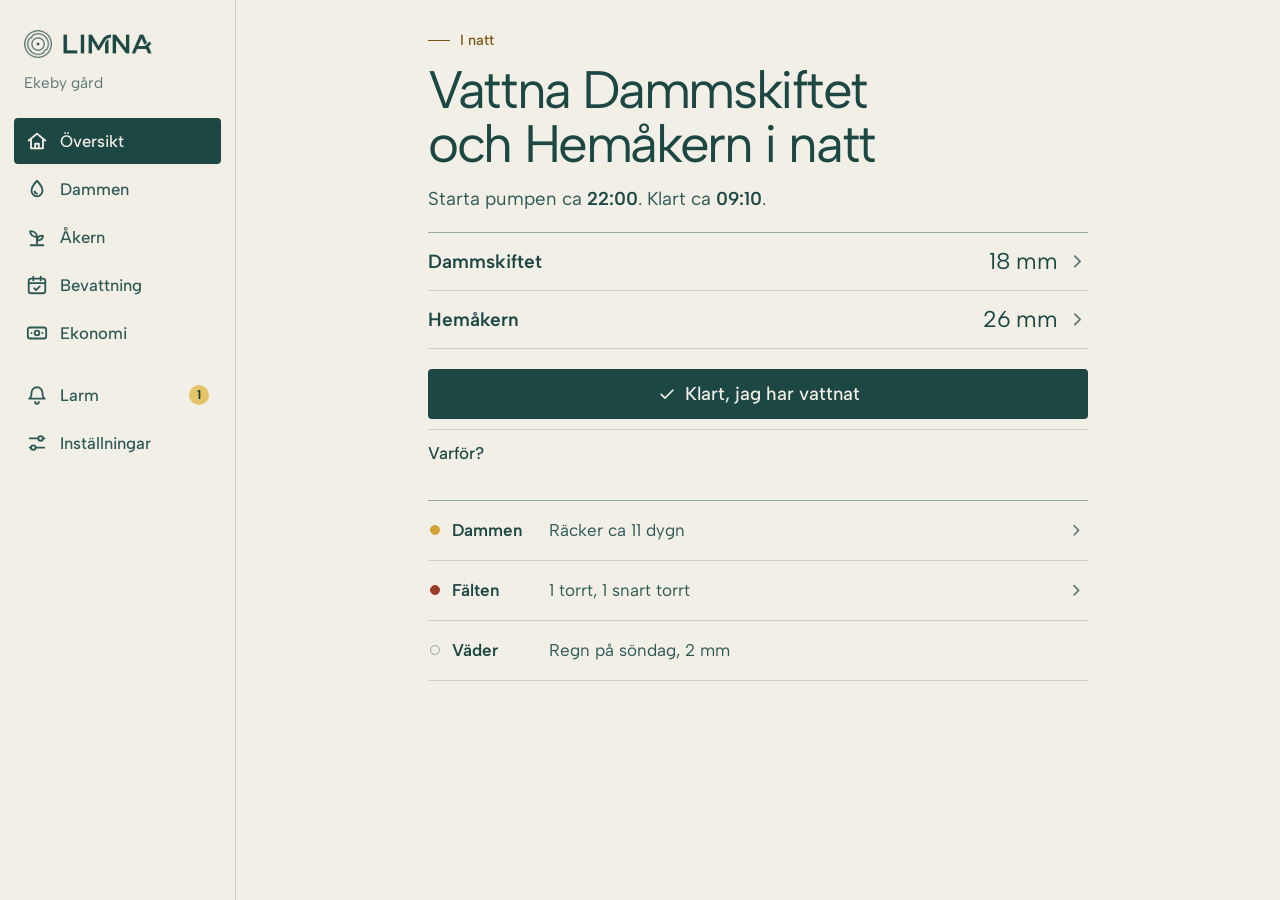
<file: app/index.html>
<!doctype html>
<html lang="sv">
<head>
  <meta charset="utf-8">
  <meta name="viewport" content="width=device-width, initial-scale=1, viewport-fit=cover">
  <title>LIMNA</title>
  <meta name="description" content="LIMNA visar dammens och åkerns läge och ger råd om bevattning.">
  <meta name="theme-color" content="#f2efe7">
  <link rel="manifest" href="manifest.webmanifest">
  <link rel="icon" href="icon.svg" type="image/svg+xml">
  <link rel="apple-touch-icon" href="icon.svg">
  <meta name="apple-mobile-web-app-capable" content="yes">
  <meta name="apple-mobile-web-app-title" content="LIMNA">
  <link rel="preload" href="../fonts/albert-latin.woff2" as="font" type="font/woff2" crossorigin>
  <link rel="stylesheet" href="css/limna.css">
</head>
<body>
  <div class="app">
    <nav class="nav" id="nav" aria-label="Huvudmeny"></nav>
    <div class="page">
      <header class="top" id="top"></header>
      <div class="statusline" id="statusline" role="status"></div>
      <main class="view" id="view"></main>
    </div>
  </div>
  <noscript>LIMNA behöver JavaScript för att visa gårdens data.</noscript>
  <script type="module" src="js/app.js"></script>
</body>
</html>
</file>
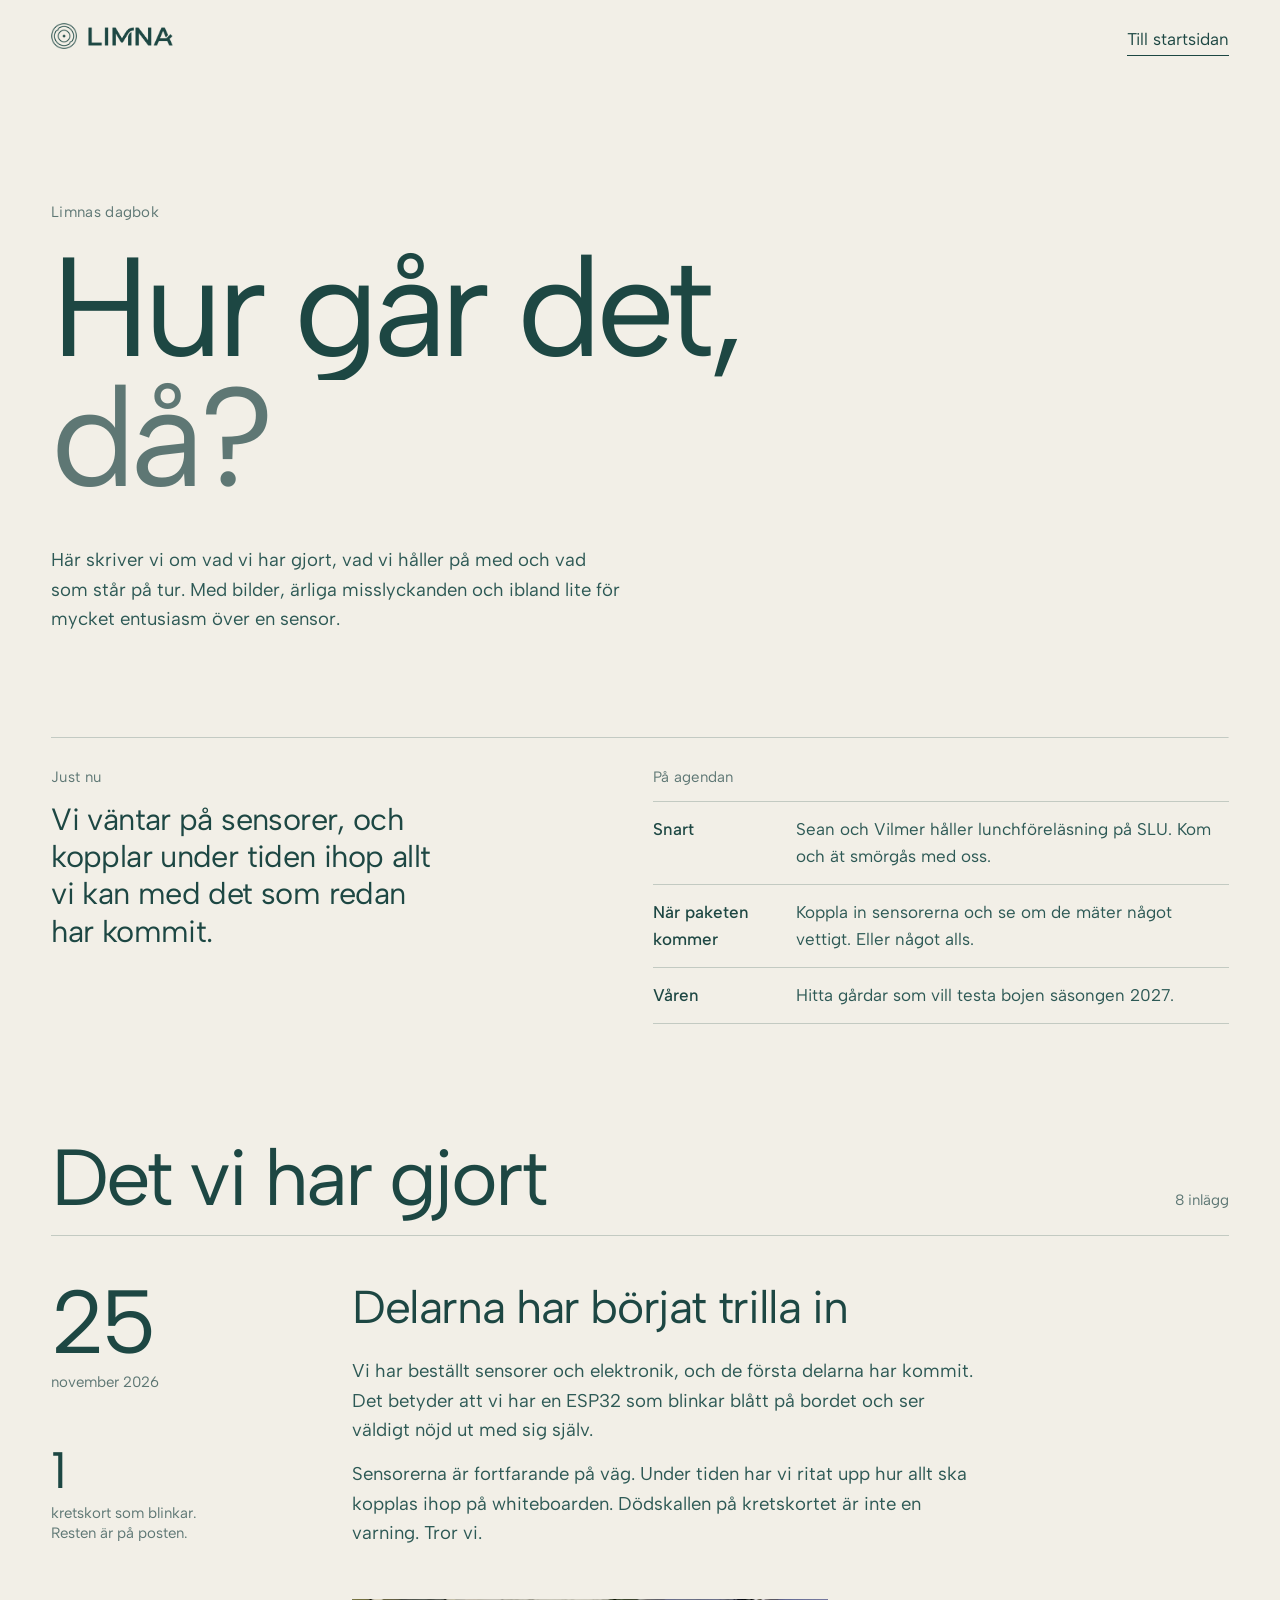
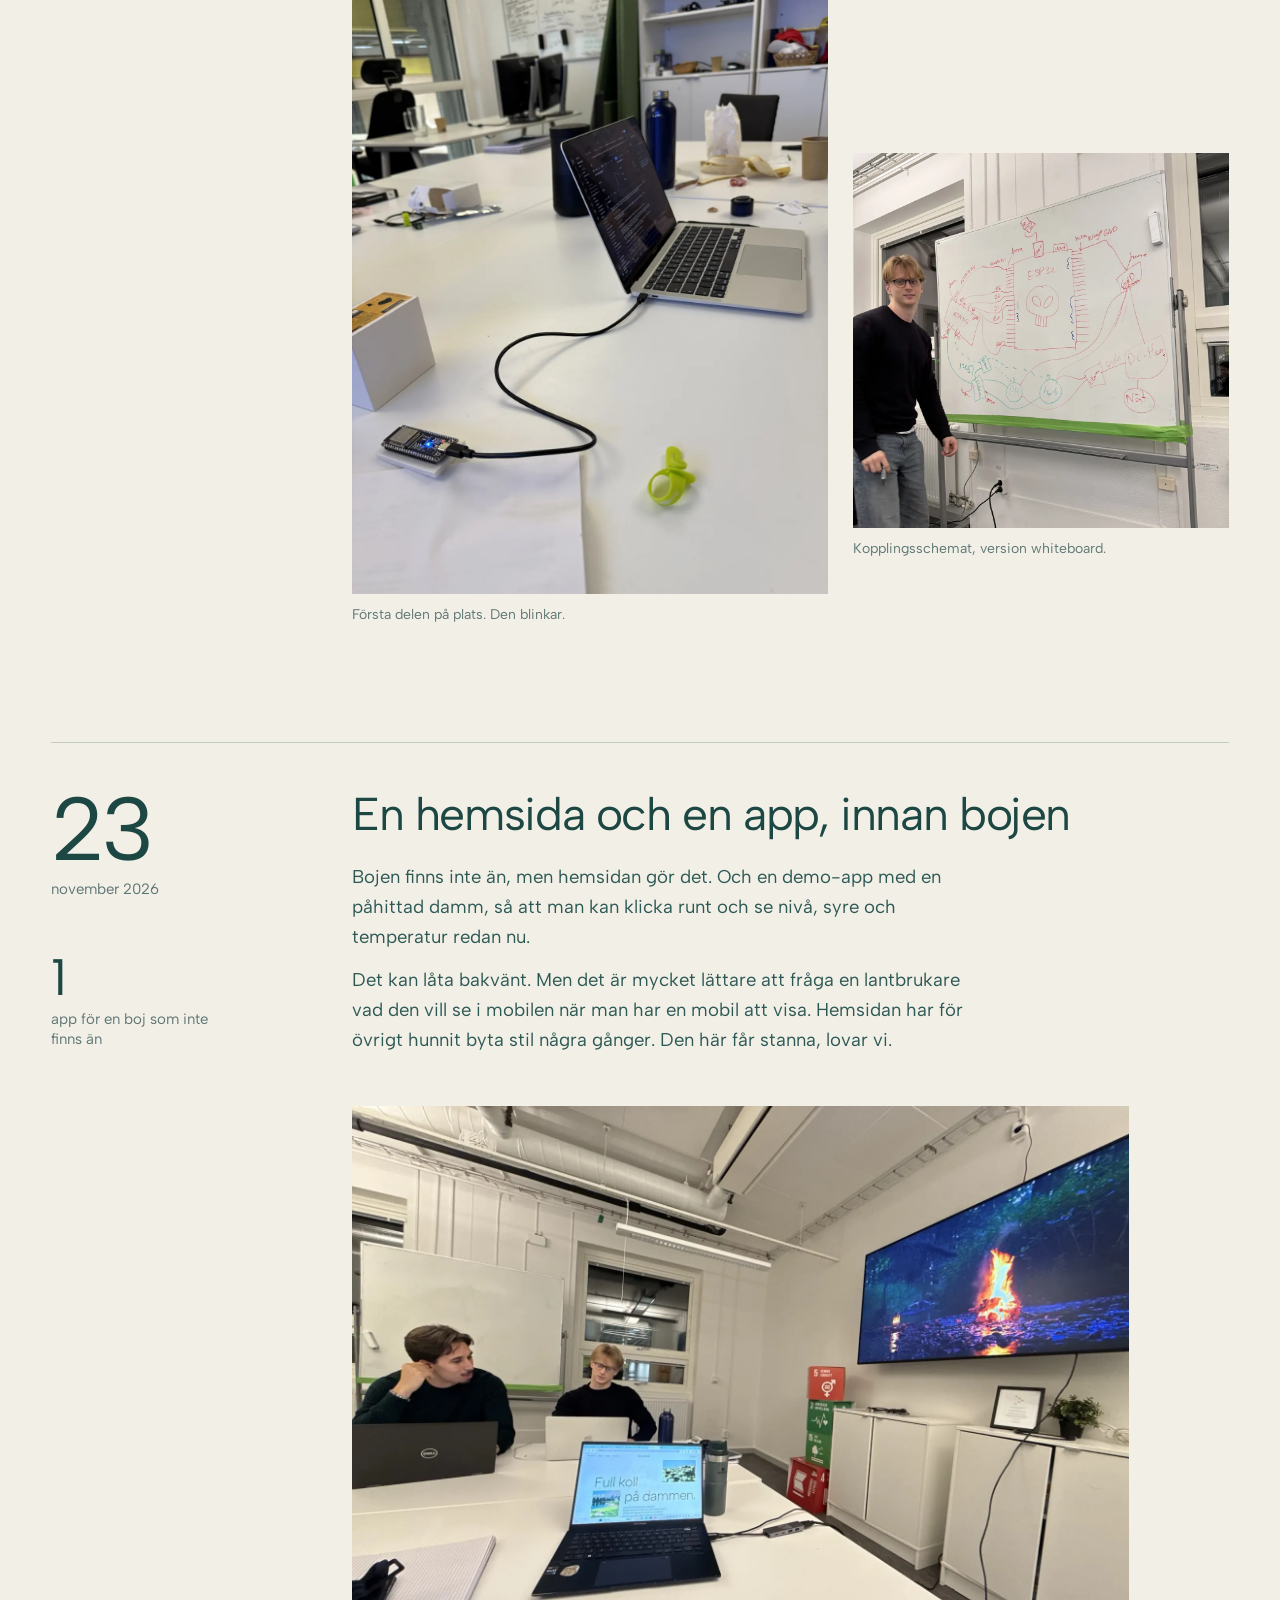
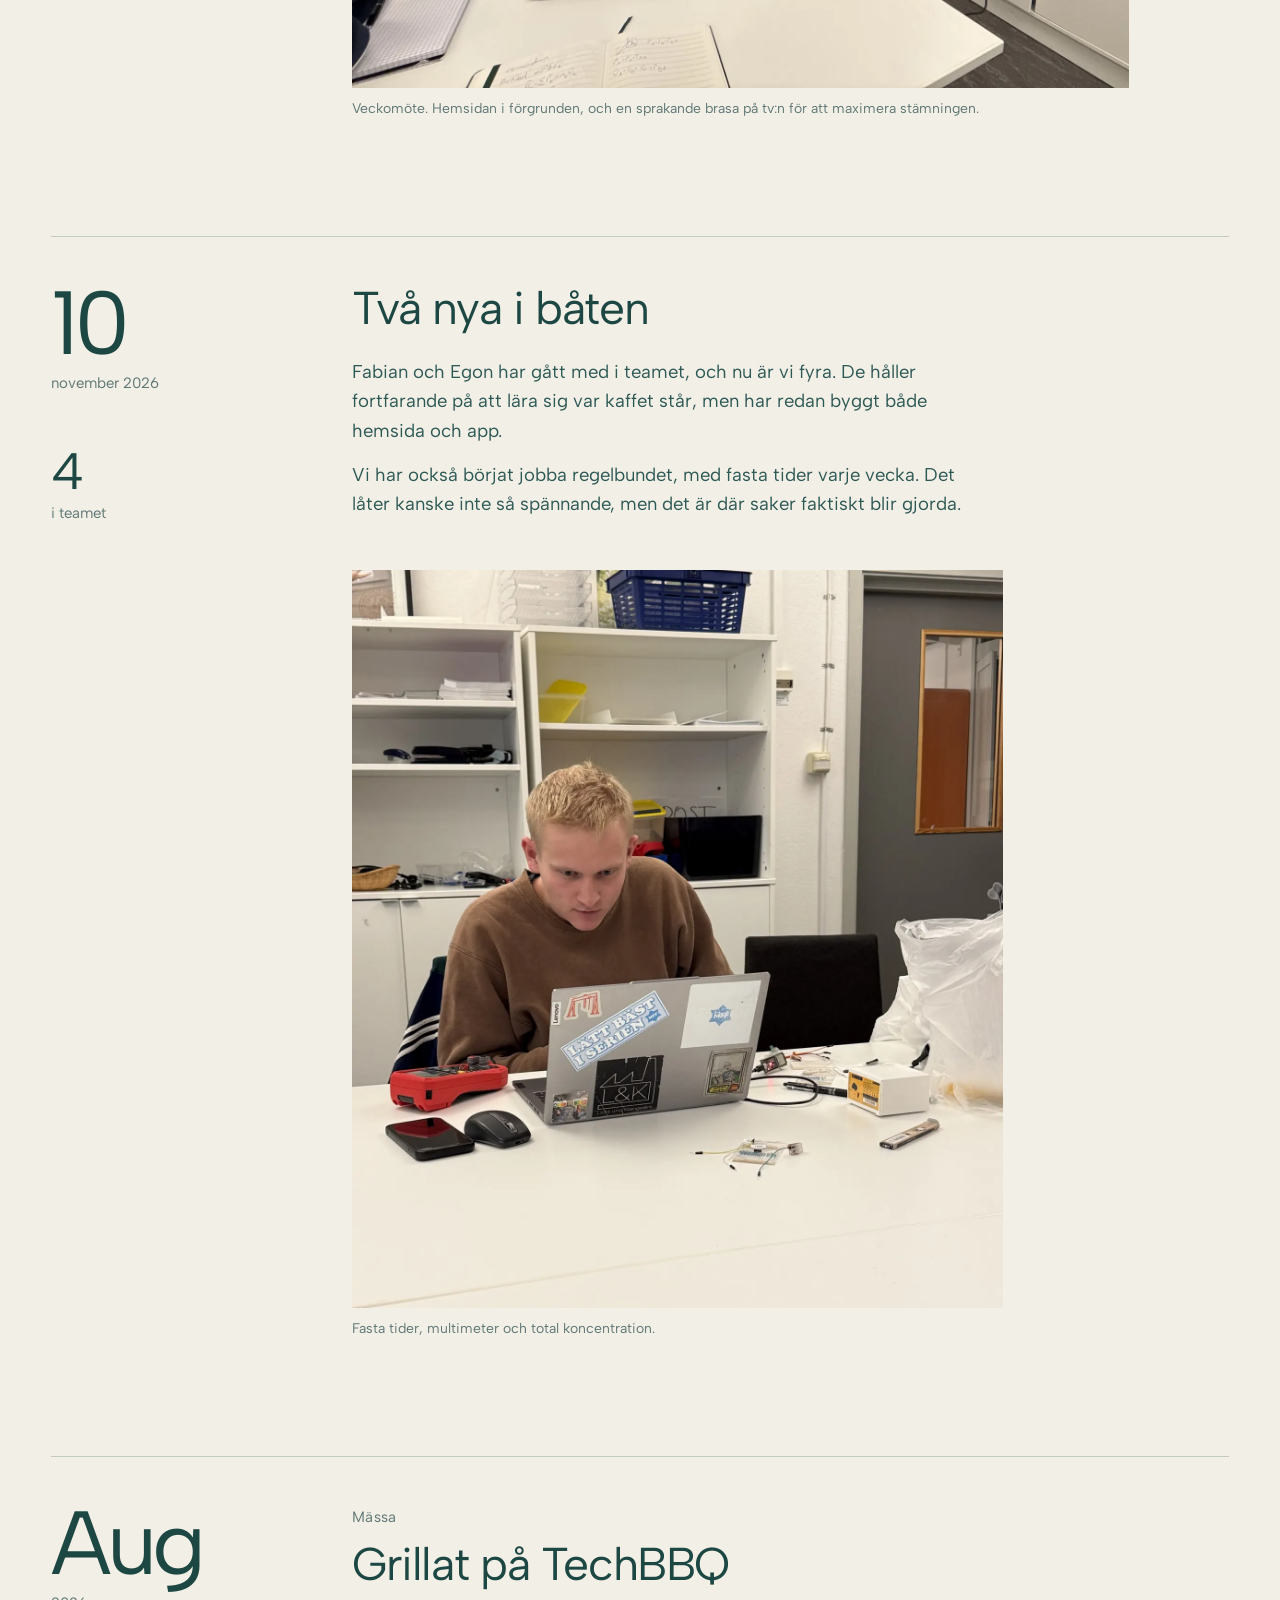
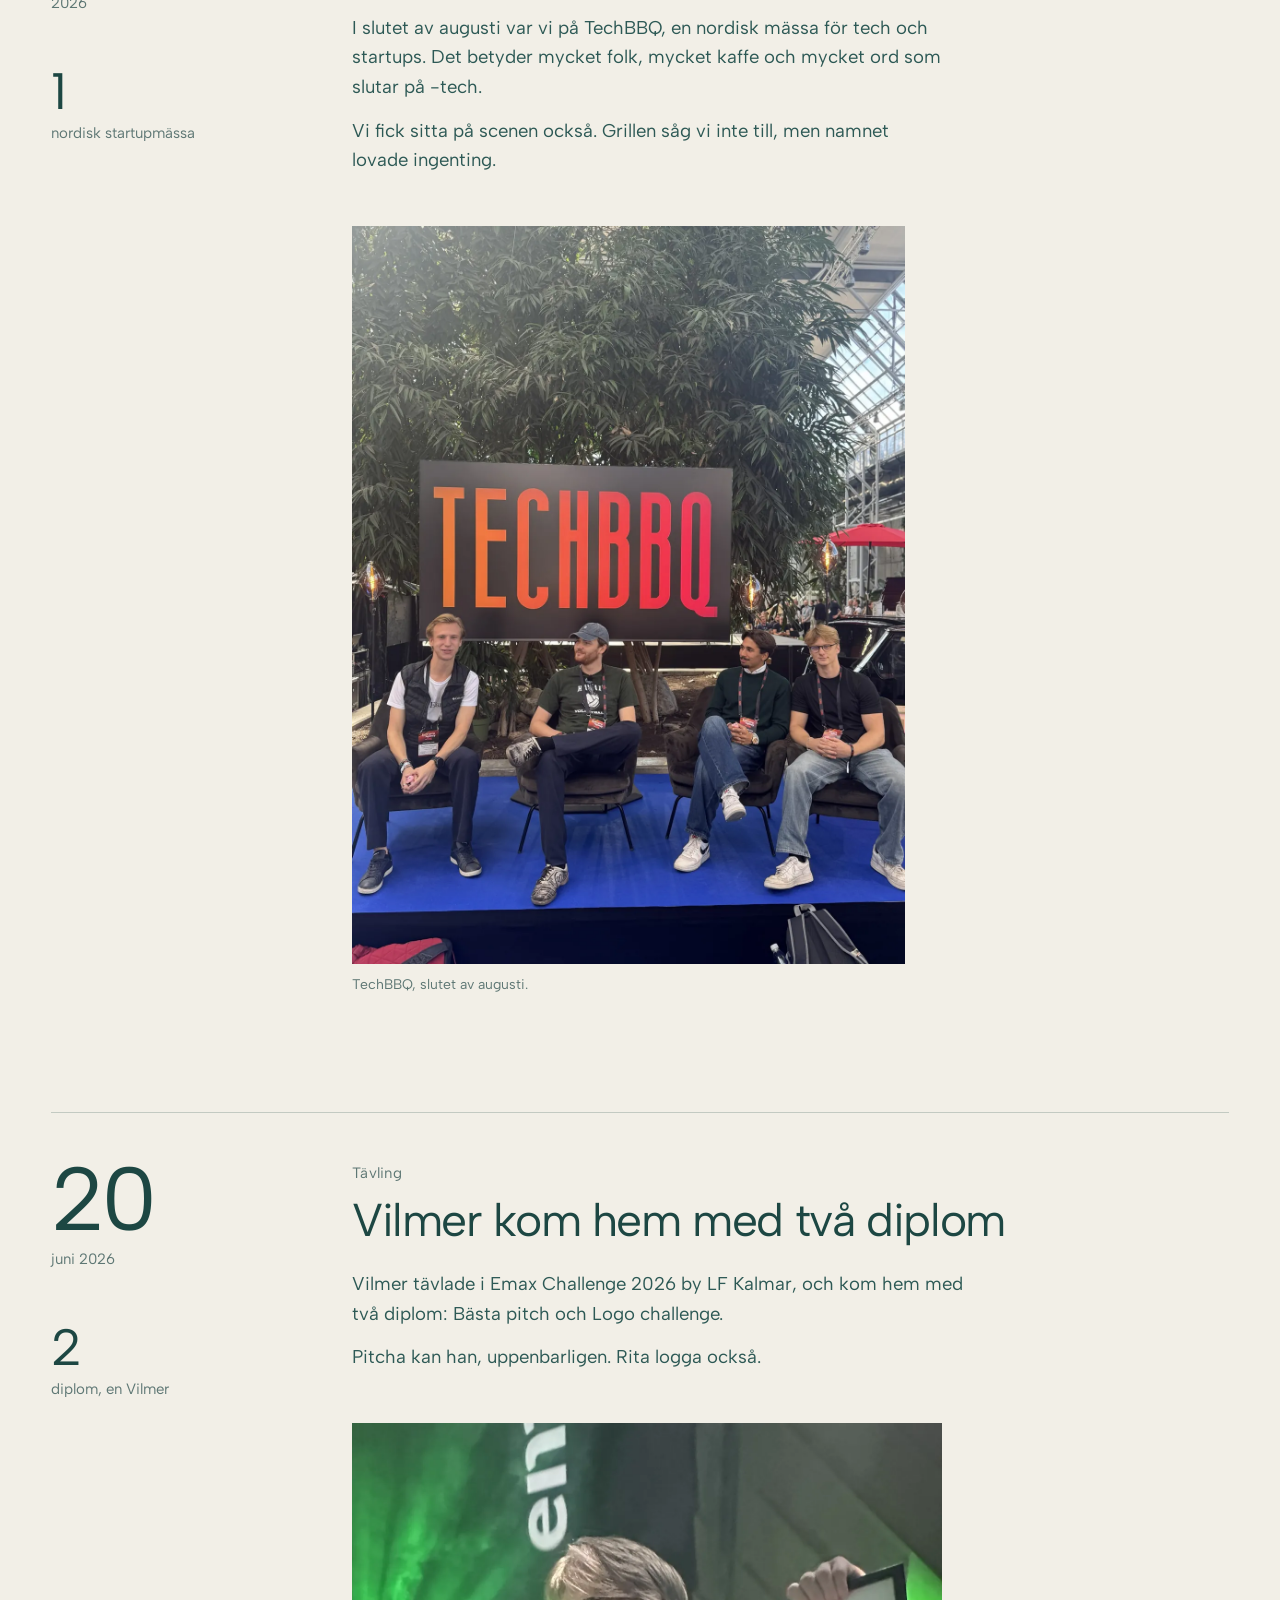
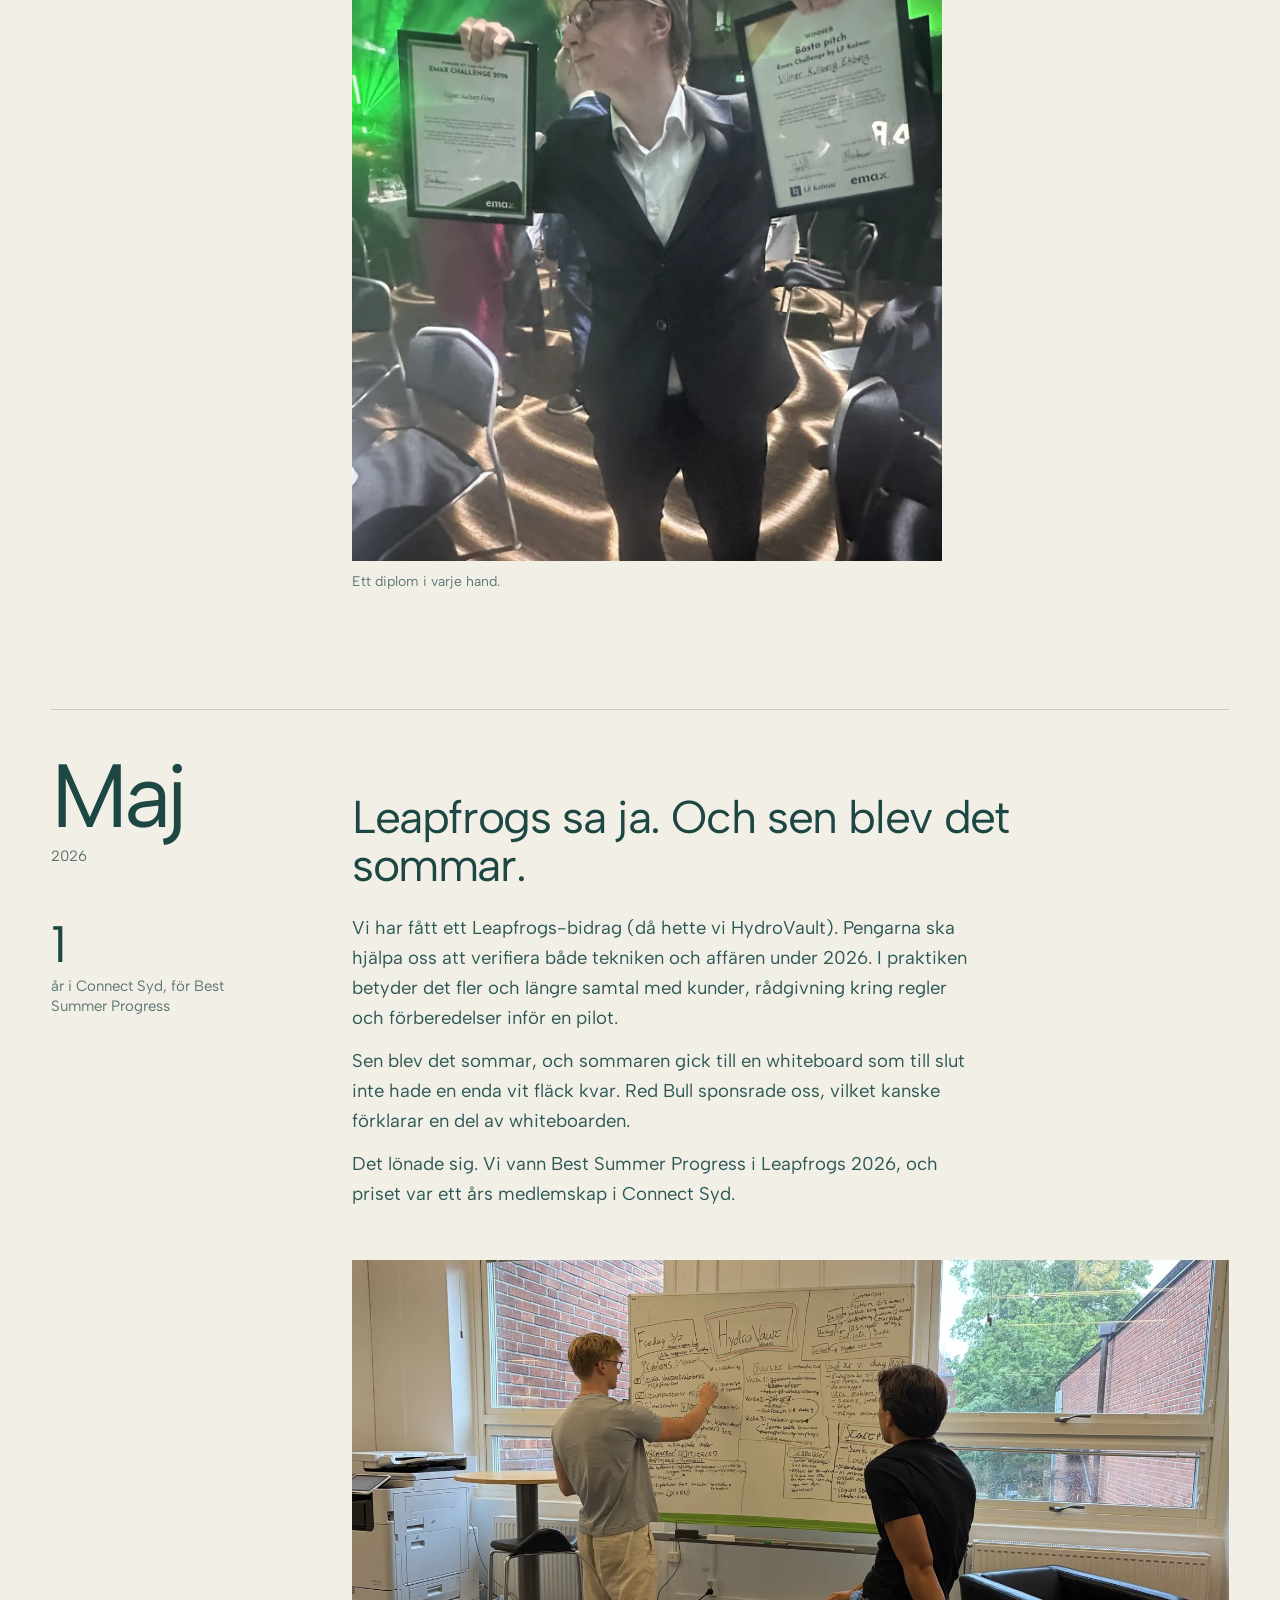
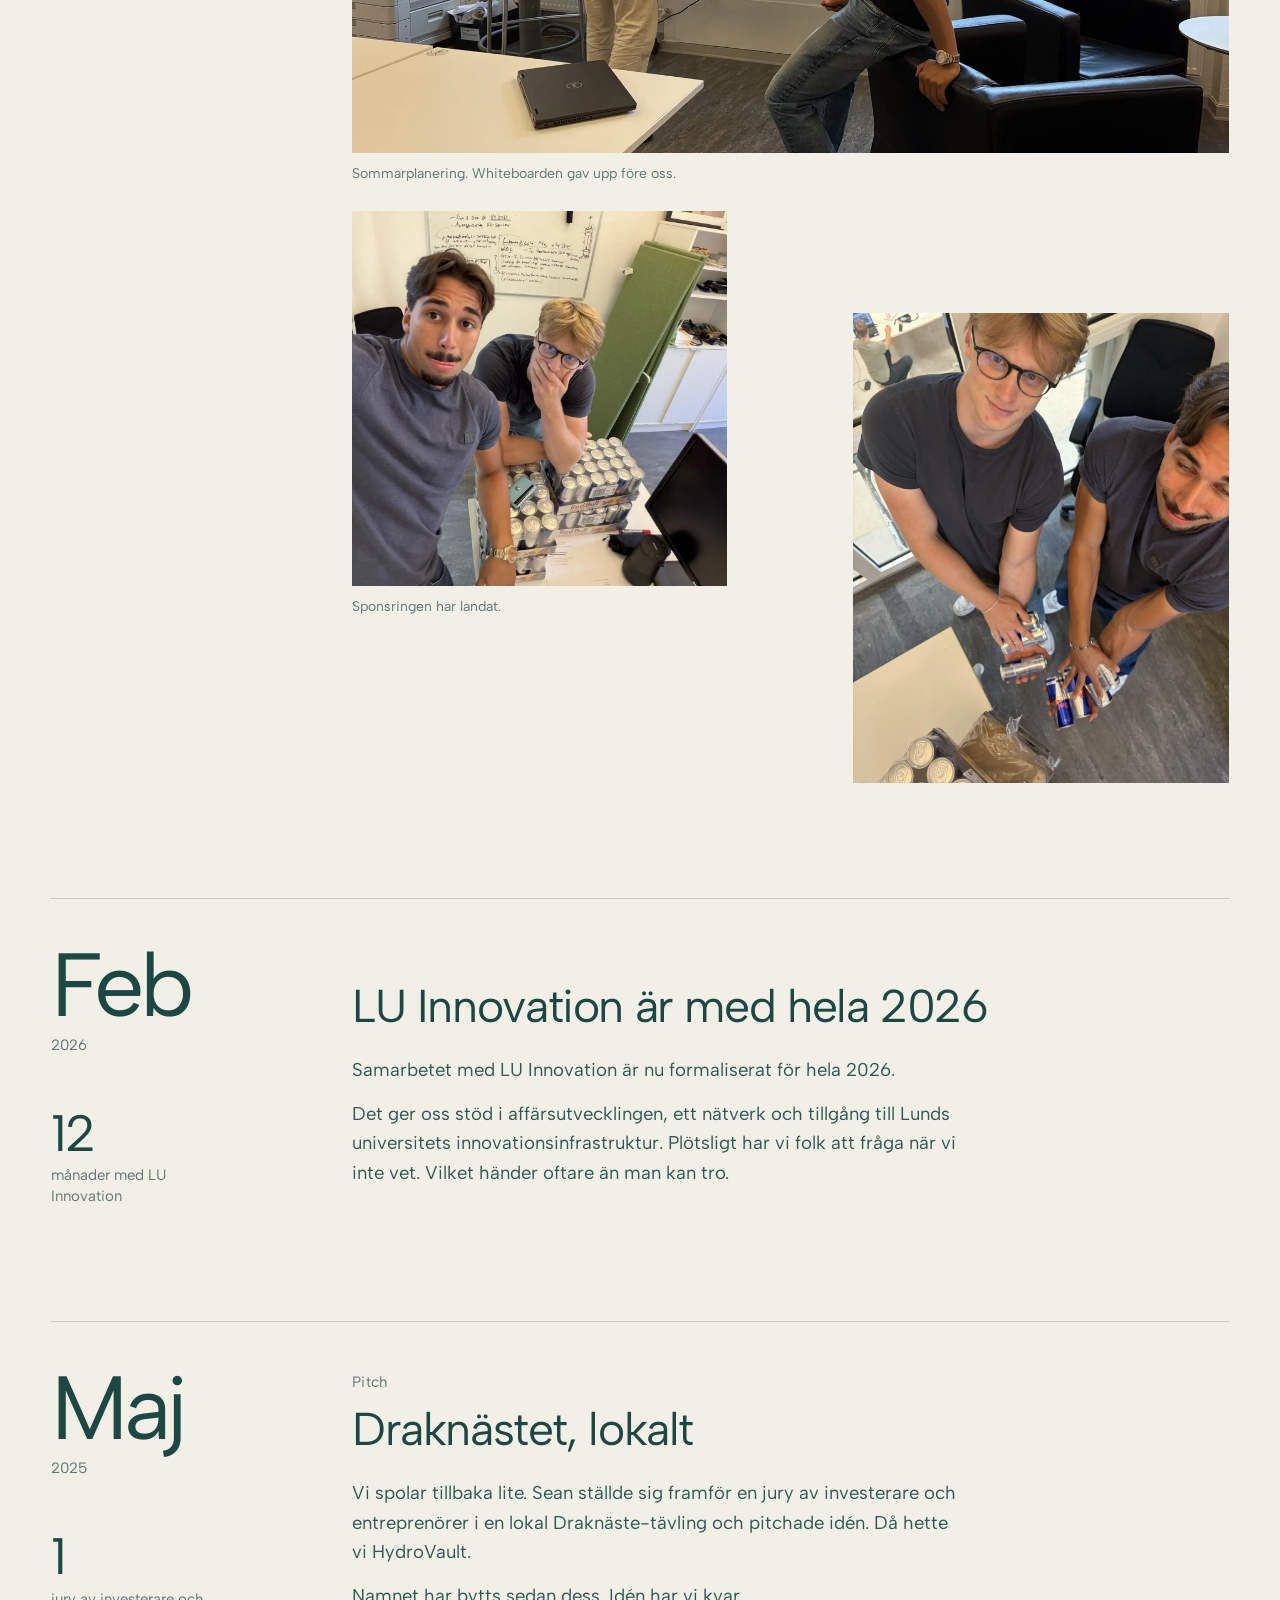
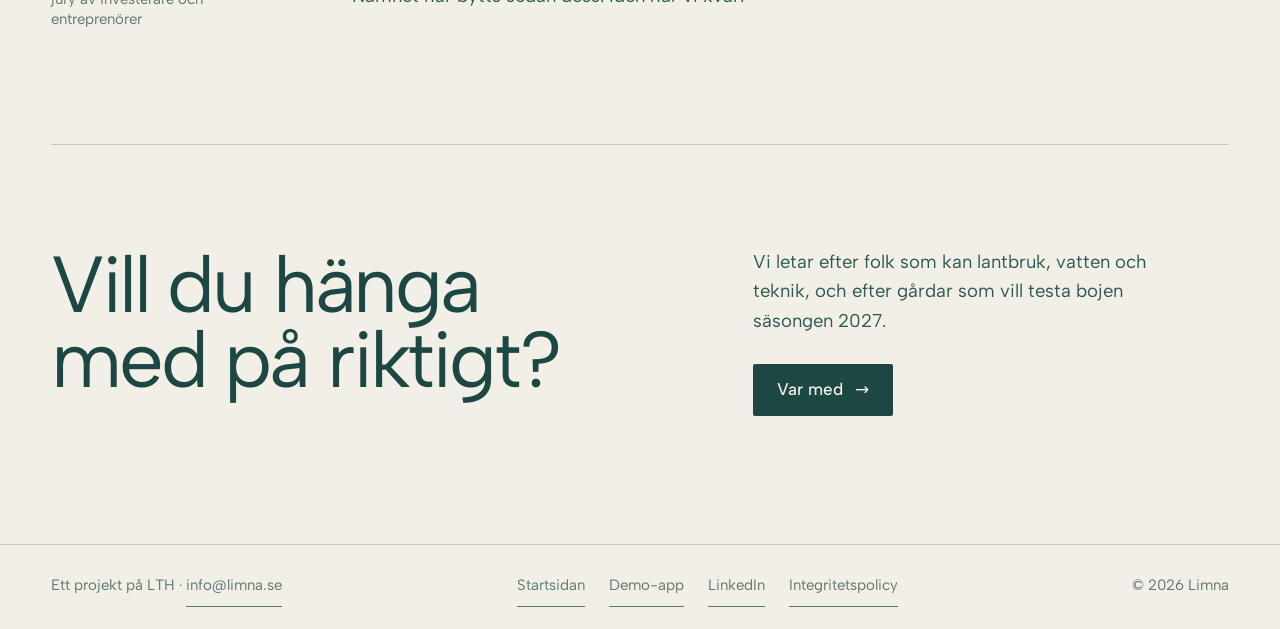
<file: dagbok/index.html>
<!doctype html>
<html lang="sv">
<head>
<meta charset="utf-8">
<meta name="viewport" content="width=device-width, initial-scale=1, viewport-fit=cover">
<title>Dagboken · Limna</title>
<meta name="description" content="Limnas dagbok: vad vi har gjort, vad vi håller på med och vad som står på tur i bygget av en mätboj för bevattningsdammar. Ett projekt på LTH.">
<link rel="canonical" href="https://limna.se/dagbok/">
<meta name="theme-color" content="#F2EFE7">
<meta property="og:site_name" content="Limna">
<meta property="og:locale" content="sv_SE">
<meta property="og:type" content="website">
<meta property="og:url" content="https://limna.se/dagbok/">
<meta property="og:title" content="Dagboken · Limna">
<meta property="og:description" content="Hur det går för oss, med bilder. Vad vi har gjort, vad vi gör och vad som står på tur.">
<meta property="og:image" content="https://limna.se/img/delning.jpg">
<meta name="twitter:card" content="summary_large_image">
<link rel="icon" href="../img/favicon-96.png" type="image/png" sizes="96x96">
<link rel="apple-touch-icon" href="../img/apple-touch-icon.png">
<link rel="preload" href="../fonts/albert-latin.woff2" as="font" type="font/woff2" crossorigin>
<style>
@font-face{font-family:"Albert Sans";font-style:normal;font-weight:300 700;font-display:swap;src:url(../fonts/albert-latin-ext.woff2) format("woff2");unicode-range:U+0100-02BA,U+02BD-02C5,U+02C7-02CC,U+02CE-02D7,U+02DD-02FF,U+0304,U+0308,U+0329,U+1D00-1DBF,U+1E00-1E9F,U+1EF2-1EFF,U+2020,U+20A0-20AB,U+20AD-20C4,U+2113,U+2C60-2C7F,U+A720-A7FF}
@font-face{font-family:"Albert Sans";font-style:normal;font-weight:300 700;font-display:swap;src:url(../fonts/albert-latin.woff2) format("woff2");unicode-range:U+0000-00FF,U+0131,U+0152-0153,U+02BB-02BC,U+02C6,U+02DA,U+02DC,U+0304,U+0308,U+0329,U+2000-206F,U+20AC,U+2122,U+2191,U+2193,U+2212,U+2215,U+FEFF,U+FFFD}
:root{--bg:#F2EFE7;--ink:#1D4743;--ink-2:#2D5955;--muted:#5E7774;--line:rgba(29,71,67,.22);--gold:#E3C567;--deep:#163A37;--gut:clamp(16px,4vw,56px);--ease:cubic-bezier(.22,.8,.18,1);--ease-io:cubic-bezier(.7,0,.2,1);--lead:clamp(18px,1.45vw,21px)}
*,*::before,*::after{box-sizing:border-box}
html{-webkit-text-size-adjust:100%}
body{margin:0;background:var(--bg);color:var(--ink);font-family:"Albert Sans",ui-sans-serif,system-ui,sans-serif;font-size:17px;line-height:1.6;-webkit-font-smoothing:antialiased;overflow-x:hidden}
h1,h2,h3,p,ul,ol,figure{margin:0;padding:0}
ul,ol{list-style:none}
h1,h2{text-wrap:balance}
p{text-wrap:pretty}
img{display:block;max-width:100%}
a{color:inherit}
button{font:inherit;color:inherit}
::selection{background:var(--gold);color:var(--deep)}
:focus-visible{outline:2px solid var(--ink);outline-offset:4px;border-radius:2px}
.ul{text-decoration:none;background:linear-gradient(currentColor,currentColor) 0 100%/100% 1px no-repeat;padding-bottom:2px}
.ul:hover{animation:redraw .7s var(--ease)}
@keyframes redraw{0%{background-size:100% 1px;background-position:100% 100%}45%{background-size:0 1px;background-position:100% 100%}46%{background-position:0 100%}100%{background-size:100% 1px;background-position:0 100%}}
.arrow{display:inline-block;transition:transform .5s var(--ease)}
a:hover .arrow{transform:translateX(4px)}
.wrap{width:100%;max-width:calc(1320px + 2*var(--gut));margin:0 auto;padding:0 var(--gut)}
.grid{display:grid;grid-template-columns:repeat(12,minmax(0,1fr));column-gap:clamp(12px,2vw,28px)}

.top{display:flex;justify-content:space-between;align-items:center;height:72px}
.mark{display:inline-flex;align-items:center;gap:10px;text-decoration:none;padding:8px 0}
.mark i{display:block;background:currentColor;-webkit-mask:var(--m) center/contain no-repeat;mask:var(--m) center/contain no-repeat}
.mark .ic{--m:url(../img/limna-ikon.png);width:26px;height:26px;transition:transform .8s var(--ease)}
.mark .wm{--m:url(../img/limna-ord.png);width:86px;height:19px}
.mark:hover .ic{transform:rotate(90deg)}
.top .ul{padding:10px 0 2px}

/* hero */
.hero{padding-block:clamp(56px,10vw,140px) clamp(56px,8vw,112px)}
.kicker{font-size:15px;color:var(--muted);letter-spacing:.02em}
h1{font-size:clamp(60px,11vw,168px);line-height:.92;letter-spacing:-.045em;font-weight:400;margin-top:18px}
h1 .soft{color:var(--muted)}
.ln{display:block;overflow:hidden;padding-bottom:.06em;margin-bottom:-.06em}
.ln>span{display:inline-block;transform:translateY(108%);transition:transform 1.25s var(--ease)}
.ln:nth-child(2)>span{transition-delay:.09s}
.go .ln>span{transform:none}
.hero .lead{font-size:var(--lead);color:var(--ink-2);max-width:31em;margin-top:clamp(28px,4vw,44px)}

/* läget: just nu + agenda */
.now{border-top:1px solid var(--line);padding-block:28px clamp(64px,9vw,128px);row-gap:28px}
.now h2{font-size:15px;font-weight:400;color:var(--muted);letter-spacing:.02em;margin-bottom:12px}
.now .nu{grid-column:1 / 6}
.now .nu p{font-size:clamp(24px,2.4vw,34px);line-height:1.22;letter-spacing:-.02em;max-width:15em}
.now .ag{grid-column:7 / 13}
.now ol li{display:grid;grid-template-columns:7.5em 1fr;gap:16px;padding:14px 0;border-top:1px solid var(--line)}
.now ol li:last-child{border-bottom:1px solid var(--line)}
.now ol b{font-weight:500}
.now ol span{color:var(--ink-2)}

/* inlägg */
.feed-h{display:flex;justify-content:space-between;align-items:baseline;gap:16px;padding-bottom:20px}
.feed-h h2{font-size:clamp(40px,6.2vw,96px);line-height:.95;letter-spacing:-.04em;font-weight:400}
.feed-h span{color:var(--muted);font-size:15px;white-space:nowrap}
.post{border-top:1px solid var(--line);padding:clamp(32px,4vw,48px) 0 clamp(72px,9vw,128px)}
.post .when{grid-column:1 / 4;align-self:start;position:sticky;top:24px}
.post .day{display:block;font-size:clamp(64px,7vw,112px);line-height:.85;letter-spacing:-.05em}
.post .day.m{text-transform:capitalize}
.post .tag{font-size:15px;color:var(--muted);letter-spacing:.02em;margin-bottom:12px}
.post .mon{display:block;margin-top:10px;color:var(--muted);font-size:15px}
.post .num{margin-top:clamp(28px,4vw,56px);max-width:11em}
.post .num b{display:block;font-weight:400;font-size:clamp(40px,4vw,60px);line-height:1;letter-spacing:-.04em;color:var(--ink)}
.post .num span{display:block;margin-top:6px;color:var(--muted);font-size:15px;line-height:1.35}
.post .body{grid-column:4 / 13}
.post h3{font-size:clamp(30px,3.6vw,54px);line-height:1.04;letter-spacing:-.03em;font-weight:400;max-width:16em}
.post .txt{margin-top:24px;max-width:34em;font-size:var(--lead);color:var(--ink-2)}
.post .txt p+p{margin-top:14px}

/* bilder: 1 bred, 2 förskjutna, 3 en stor och två små */
.pics{display:grid;grid-template-columns:repeat(9,minmax(0,1fr));column-gap:clamp(12px,2vw,28px);row-gap:clamp(12px,2vw,28px);margin-top:clamp(32px,4vw,56px)}
.pic{margin:0}
.pic button{display:block;width:100%;padding:0;border:0;background:none;cursor:zoom-in;overflow:hidden;position:relative;clip-path:inset(100% 0 0 0);transition:clip-path 1.3s var(--ease)}
.pic img{width:100%;height:100%;object-fit:cover;transform:scale(1.12);transition:transform 1.8s var(--ease)}
.pic button:hover img{transform:scale(1.03)}
.pic.go button{clip-path:inset(0 0 0 0)}
.pic.go img{transform:scale(1)}
.pic.go button:hover img{transform:scale(1.03)}
.pic figcaption{margin-top:10px;font-size:14px;color:var(--muted)}
.n1 .pic{grid-column:1 / 9}
.n1 .pic button{width:fit-content;max-width:100%}
.n1 .pic img{width:auto;max-width:100%;height:auto;max-height:82vh}
.n2 .pic:nth-child(1){grid-column:1 / 6}
.n2 .pic:nth-child(1) button{aspect-ratio:4/5}
.n2 .pic:nth-child(2){grid-column:6 / 10;margin-top:clamp(64px,12vw,180px)}
.n2 .pic:nth-child(2) button{aspect-ratio:1/1}
.n3 .pic:nth-child(1){grid-column:1 / 10}
.n3 .pic:nth-child(1) button{aspect-ratio:16/9}
.n3 .pic:nth-child(2){grid-column:1 / 5}
.n3 .pic:nth-child(2) button{aspect-ratio:1/1}
.n3 .pic:nth-child(3){grid-column:6 / 10;margin-top:clamp(40px,8vw,120px)}
.n3 .pic:nth-child(3) button{aspect-ratio:4/5}

.rise{opacity:0;transform:translateY(18px);transition:opacity .9s var(--ease),transform 1s var(--ease)}
.rise.go{opacity:1;transform:none}

.now,.end{border-top:0;background:linear-gradient(var(--line),var(--line)) var(--gut) 0/calc(100% - 2*var(--gut)) 1px no-repeat}
/* slut */
.end{padding-block:clamp(56px,8vw,112px) clamp(72px,10vw,140px)}
.end h2{grid-column:1 / 8;font-size:clamp(40px,6.2vw,96px);line-height:.95;letter-spacing:-.04em;font-weight:400}
.end .side{grid-column:8 / 13;align-self:end}
.end p{color:var(--ink-2);font-size:var(--lead);max-width:24em}
.btn{display:inline-flex;align-items:center;gap:12px;min-height:52px;padding:0 24px;margin-top:28px;background:var(--ink);color:var(--bg);border-radius:2px;font-size:17px;font-weight:500;text-decoration:none;position:relative;overflow:hidden;isolation:isolate;transition:transform .2s}
.btn::before{content:"";position:absolute;inset:0;background:var(--deep);transform:translateY(101%);transition:transform .5s var(--ease-io);z-index:-1}
.btn:hover::before{transform:none}
.btn:active{transform:scale(.97)}

footer{padding:18px 0 22px;border-top:1px solid var(--line)}
.foot{display:flex;flex-wrap:wrap;justify-content:space-between;align-items:center;gap:4px 28px;font-size:15px;color:var(--muted)}
.foot nav{display:flex;flex-wrap:wrap;gap:6px 24px}
.foot a{padding:10px 0;display:inline-block}

/* storbild */
dialog{border:0;padding:0;max-width:100vw;max-height:100vh;width:100vw;height:100vh;background:rgba(242,239,231,.97);color:var(--ink)}
dialog::backdrop{background:transparent}
dialog figure{height:100%;display:grid;grid-template-rows:1fr auto;gap:12px;padding:64px var(--gut) 24px}
dialog img{width:100%;height:100%;object-fit:contain;min-height:0}
dialog figcaption{font-size:15px;color:var(--muted);text-align:center;min-height:1.6em}
dialog .x{position:absolute;top:14px;right:var(--gut);background:none;border:0;padding:10px 0 2px;cursor:pointer;font-size:17px}

@media (max-width:900px){
  .now .nu,.now .ag{grid-column:1 / 13}
  .post .when{grid-column:1 / 13;position:static;display:flex;align-items:flex-end;flex-wrap:wrap;gap:4px 18px;margin-bottom:28px}
  .post .mon{margin:0 0 4px}
  .post .num{margin:0 0 0 auto;text-align:right;display:flex;align-items:baseline;gap:10px;max-width:none}
  .post .num b{font-size:34px}
  .post .num span{margin:0;max-width:9em;text-align:left}
  .post .body{grid-column:1 / 13}
  .end h2,.end .side{grid-column:1 / 13}
  .end .side{margin-top:28px}
}
@media (max-width:560px){
  .feed-h span{display:none}
  .now ol li{grid-template-columns:6.5em 1fr;gap:12px}
  .post .num{margin:12px 0 0;text-align:left;width:100%}
  .n2 .pic:nth-child(1),.n2 .pic:nth-child(2),.n3 .pic:nth-child(2),.n3 .pic:nth-child(3){grid-column:1 / 10;margin-top:0}
  .n2 .pic:nth-child(2){grid-column:3 / 10}
  .n3 .pic:nth-child(2){grid-column:1 / 6}
  .n3 .pic:nth-child(3){grid-column:4 / 10}
}
@media (prefers-reduced-motion:reduce){
  .ln>span,.rise,.pic button,.pic img{transition:none!important;transform:none!important;opacity:1!important;clip-path:none!important}
}
</style>
</head>
<body>
<header class="wrap top">
  <a class="mark" href="../" aria-label="Limna, till startsidan"><i class="ic" aria-hidden="true"></i><i class="wm" aria-hidden="true"></i></a>
  <a class="ul" href="../">Till startsidan</a>
</header>

<main>
  <section class="wrap hero" id="hero">
    <p class="kicker">Limnas dagbok</p>
    <h1><span class="ln"><span>Hur går det,</span></span><span class="ln soft"><span>då?</span></span></h1>
    <p class="lead rise">Här skriver vi om vad vi har gjort, vad vi håller på med och vad som står på tur. Med bilder, ärliga misslyckanden och ibland lite för mycket entusiasm över en sensor.</p>
  </section>

  <section class="wrap grid now" aria-label="Läget just nu">
    <div class="nu rise"><h2>Just nu</h2><p id="justNu"></p></div>
    <div class="ag rise"><h2>På agendan</h2><ol id="agenda"></ol></div>
  </section>

  <section class="wrap" aria-labelledby="h-feed">
    <div class="feed-h"><h2 id="h-feed">Det vi har gjort</h2><span id="count"></span></div>
    <div id="feed"></div>
    <noscript><p style="padding:32px 0">Dagboken behöver JavaScript för att visa inläggen.</p></noscript>
  </section>

  <section class="wrap grid end" aria-labelledby="h-end">
    <h2 id="h-end">Vill du hänga med på riktigt?</h2>
    <div class="side">
      <p>Vi letar efter folk som kan lantbruk, vatten och teknik, och efter gårdar som vill testa bojen säsongen 2027.</p>
      <a class="btn" href="../#var-med">Var med <span class="arrow" aria-hidden="true">→</span></a>
    </div>
  </section>
</main>

<footer>
  <div class="wrap foot">
    <span>Ett projekt på LTH · <a class="ul" href="mailto:info@limna.se">info@limna.se</a></span>
    <nav aria-label="Sidfot">
      <a class="ul" href="../">Startsidan</a>
      <a class="ul" href="../app/">Demo-app</a>
      <a class="ul" href="https://www.linkedin.com/company/limnaa" target="_blank" rel="noopener">LinkedIn</a>
      <a class="ul" href="../integritet.html">Integritetspolicy</a>
    </nav>
    <span>© 2026 Limna</span>
  </div>
</footer>

<dialog id="big" aria-label="Bild i stort format">
  <button class="x ul" type="button" id="bigX">Stäng</button>
  <figure><img id="bigImg" alt=""><figcaption id="bigCap"></figcaption></figure>
</dialog>

<script src="inlagg.js"></script>
<script>
(() => {
  const D = window.DAGBOK || { inlagg: [], agenda: [] };
  const $ = s => document.querySelector(s);
  const esc = s => String(s ?? "").replace(/[&<>"']/g, c => ({ "&": "&amp;", "<": "&lt;", ">": "&gt;", '"': "&quot;", "'": "&#39;" })[c]);
  const MAN = ["januari","februari","mars","april","maj","juni","juli","augusti","september","oktober","november","december"];

  $("#justNu").textContent = D.justNu || "";
  $("#agenda").innerHTML = (D.agenda || []).map(a => `<li><b>${esc(a.nar)}</b><span>${esc(a.vad)}</span></li>`).join("");

  const posts = [...(D.inlagg || [])].sort((a, b) => b.datum.localeCompare(a.datum));
  $("#count").textContent = posts.length === 1 ? "1 inlägg" : `${posts.length} inlägg`;

  $("#feed").innerHTML = posts.map(p => {
    const [y, m, d] = p.datum.split("-").map(Number);
    const big = d ? d : MAN[m - 1].slice(0, 3);
    const small = d ? `${MAN[m - 1]} ${y}` : `${y}`;
    const pics = (p.bilder || []).slice(0, 3);
    const num = p.siffra ? `<p class="num"><b>${esc(p.siffra[0])}</b><span>${esc(p.siffra[1])}</span></p>` : "";
    const fig = pics.map(b => `<figure class="pic"><button type="button" data-src="${esc(b.src)}" data-cap="${esc(b.text || "")}" aria-label="Visa bilden större: ${esc(b.alt)}"><img src="${esc(b.src)}" alt="${esc(b.alt)}" loading="lazy"></button>${b.text ? `<figcaption>${esc(b.text)}</figcaption>` : ""}</figure>`).join("");
    return `<article class="post grid" id="d-${esc(p.datum)}">
      <div class="when rise"><time datetime="${esc(p.datum)}"><span class="day${d ? "" : " m"}">${big}</span><span class="mon">${small}</span></time>${num}</div>
      <div class="body">
        ${p.etikett ? `<p class="tag rise">${esc(p.etikett)}</p>` : ""}
        <h3 class="rise">${esc(p.rubrik)}</h3>
        <div class="txt rise">${(p.text || []).map(t => `<p>${esc(t)}</p>`).join("")}</div>
        ${pics.length ? `<div class="pics n${pics.length}">${fig}</div>` : ""}
      </div>
    </article>`;
  }).join("");

  // in på skärmen
  requestAnimationFrame(() => $("#hero").classList.add("go"));
  const els = document.querySelectorAll(".rise,.pic");
  if ("IntersectionObserver" in window) {
    const io = new IntersectionObserver(es => es.forEach(e => { if (e.isIntersecting) { e.target.classList.add("go"); io.unobserve(e.target); } }), { rootMargin: "0px 0px -8% 0px" });
    els.forEach(el => io.observe(el));
  } else els.forEach(el => el.classList.add("go"));

  // storbild
  const dlg = $("#big");
  document.addEventListener("click", e => {
    const b = e.target.closest(".pic button");
    if (!b || !dlg.showModal) return;
    $("#bigImg").src = b.dataset.src;
    $("#bigImg").alt = b.querySelector("img").alt;
    $("#bigCap").textContent = b.dataset.cap;
    dlg.showModal();
  });
  $("#bigX").addEventListener("click", () => dlg.close());
  dlg.addEventListener("click", e => { if (e.target.tagName !== "IMG" && e.target.id !== "bigX") dlg.close(); });
})();
</script>
</body>
</html>
</file>
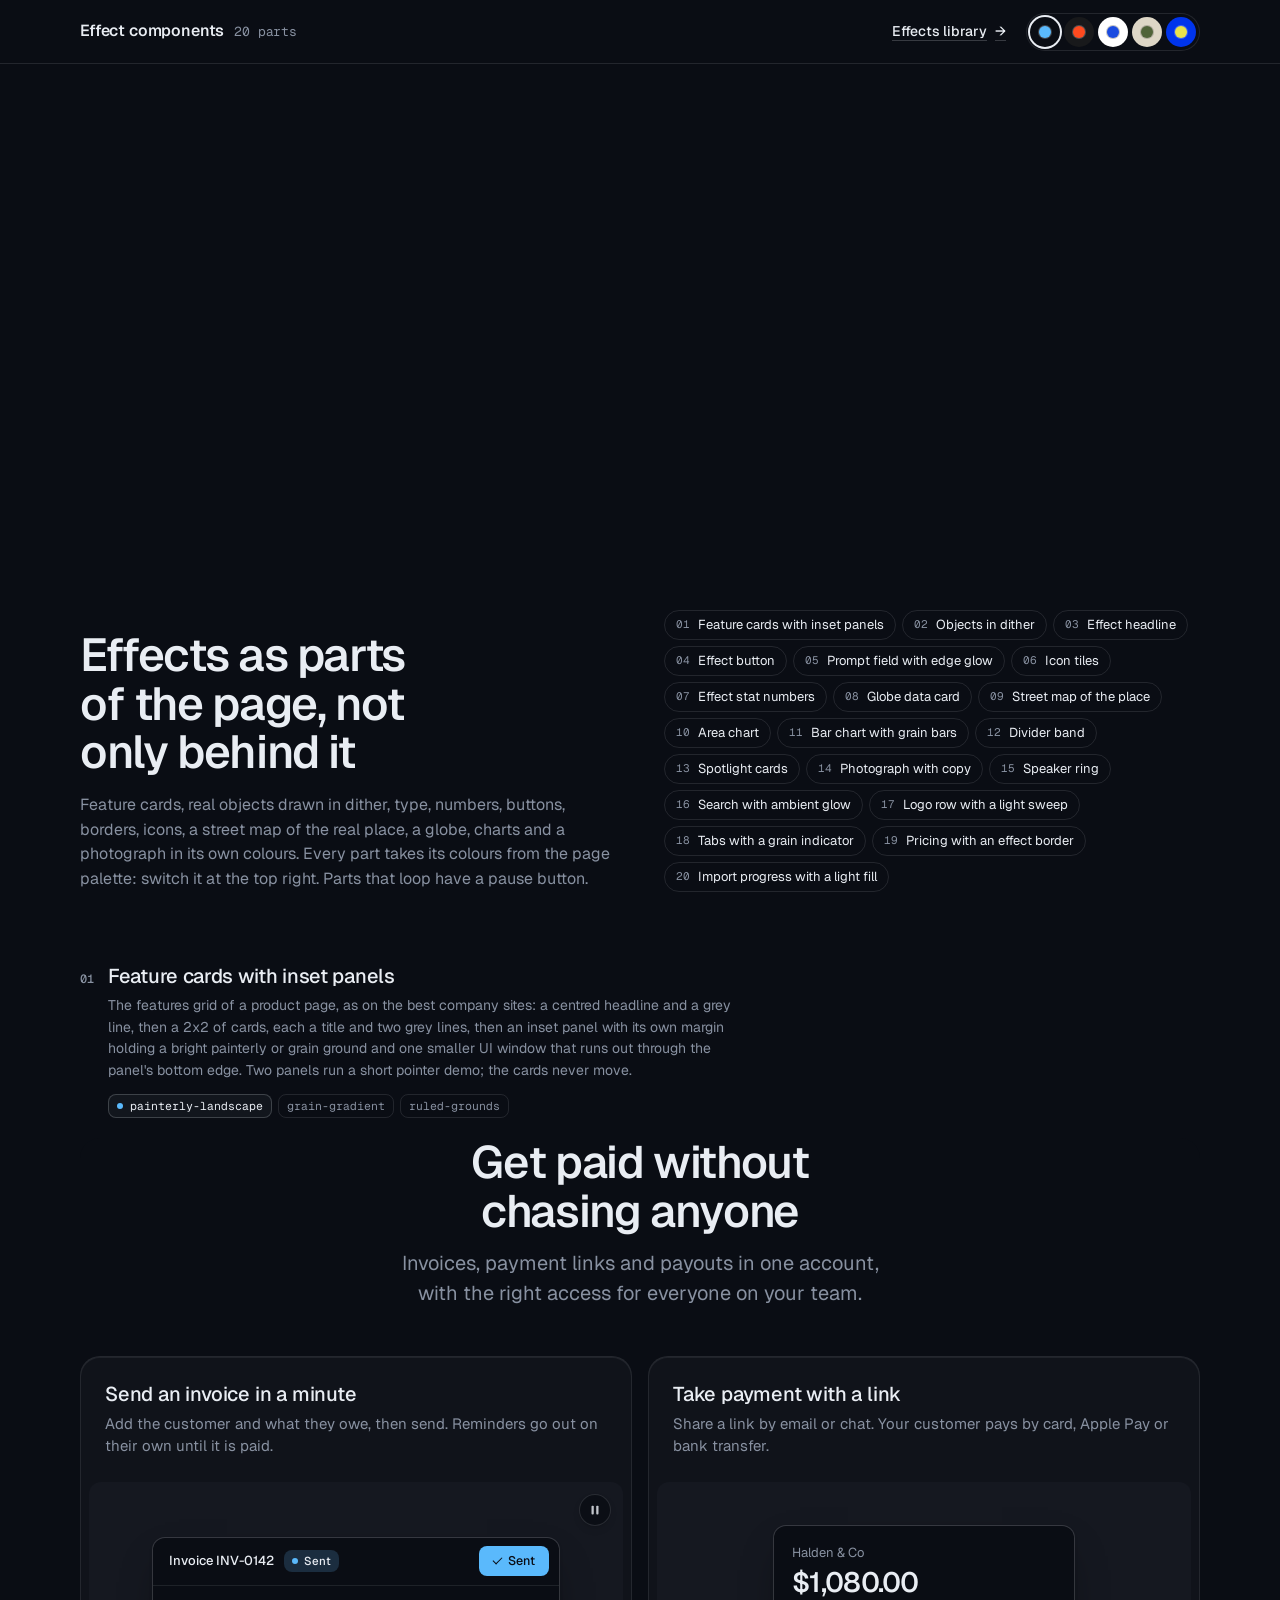
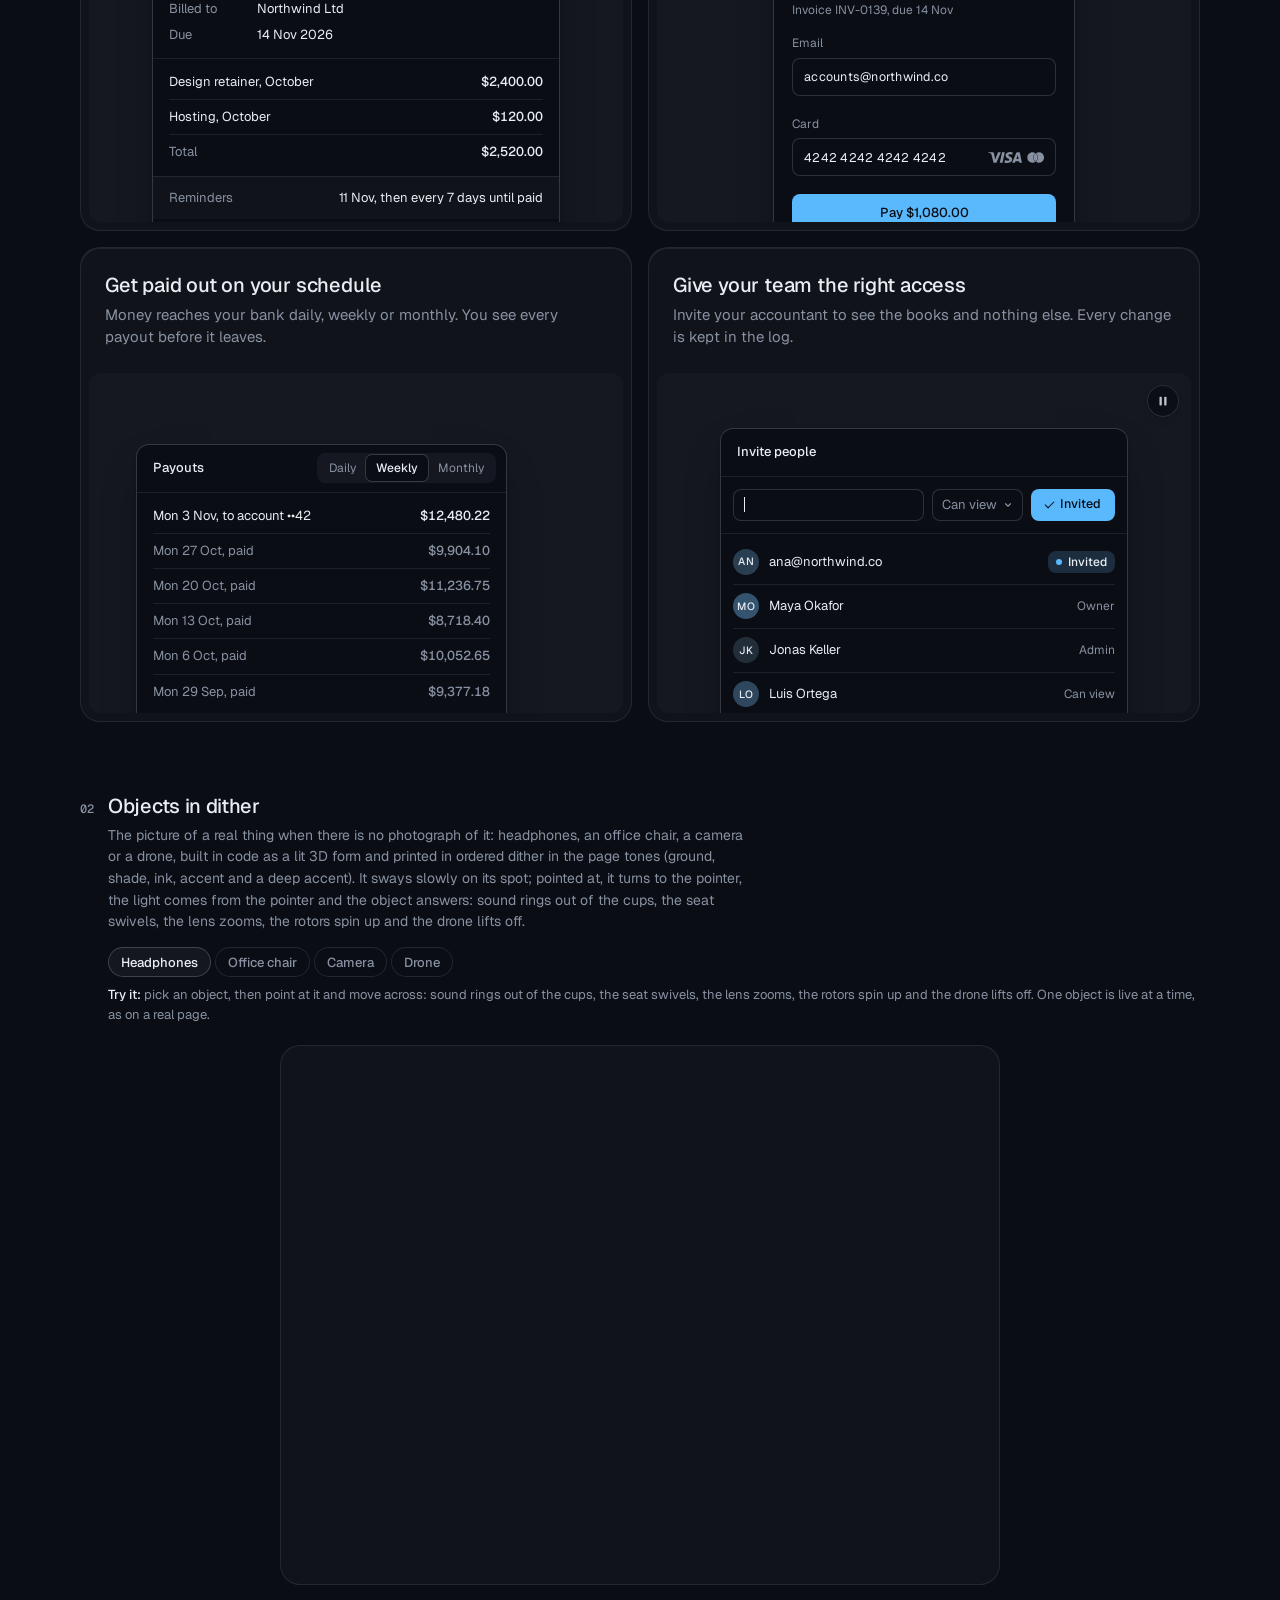
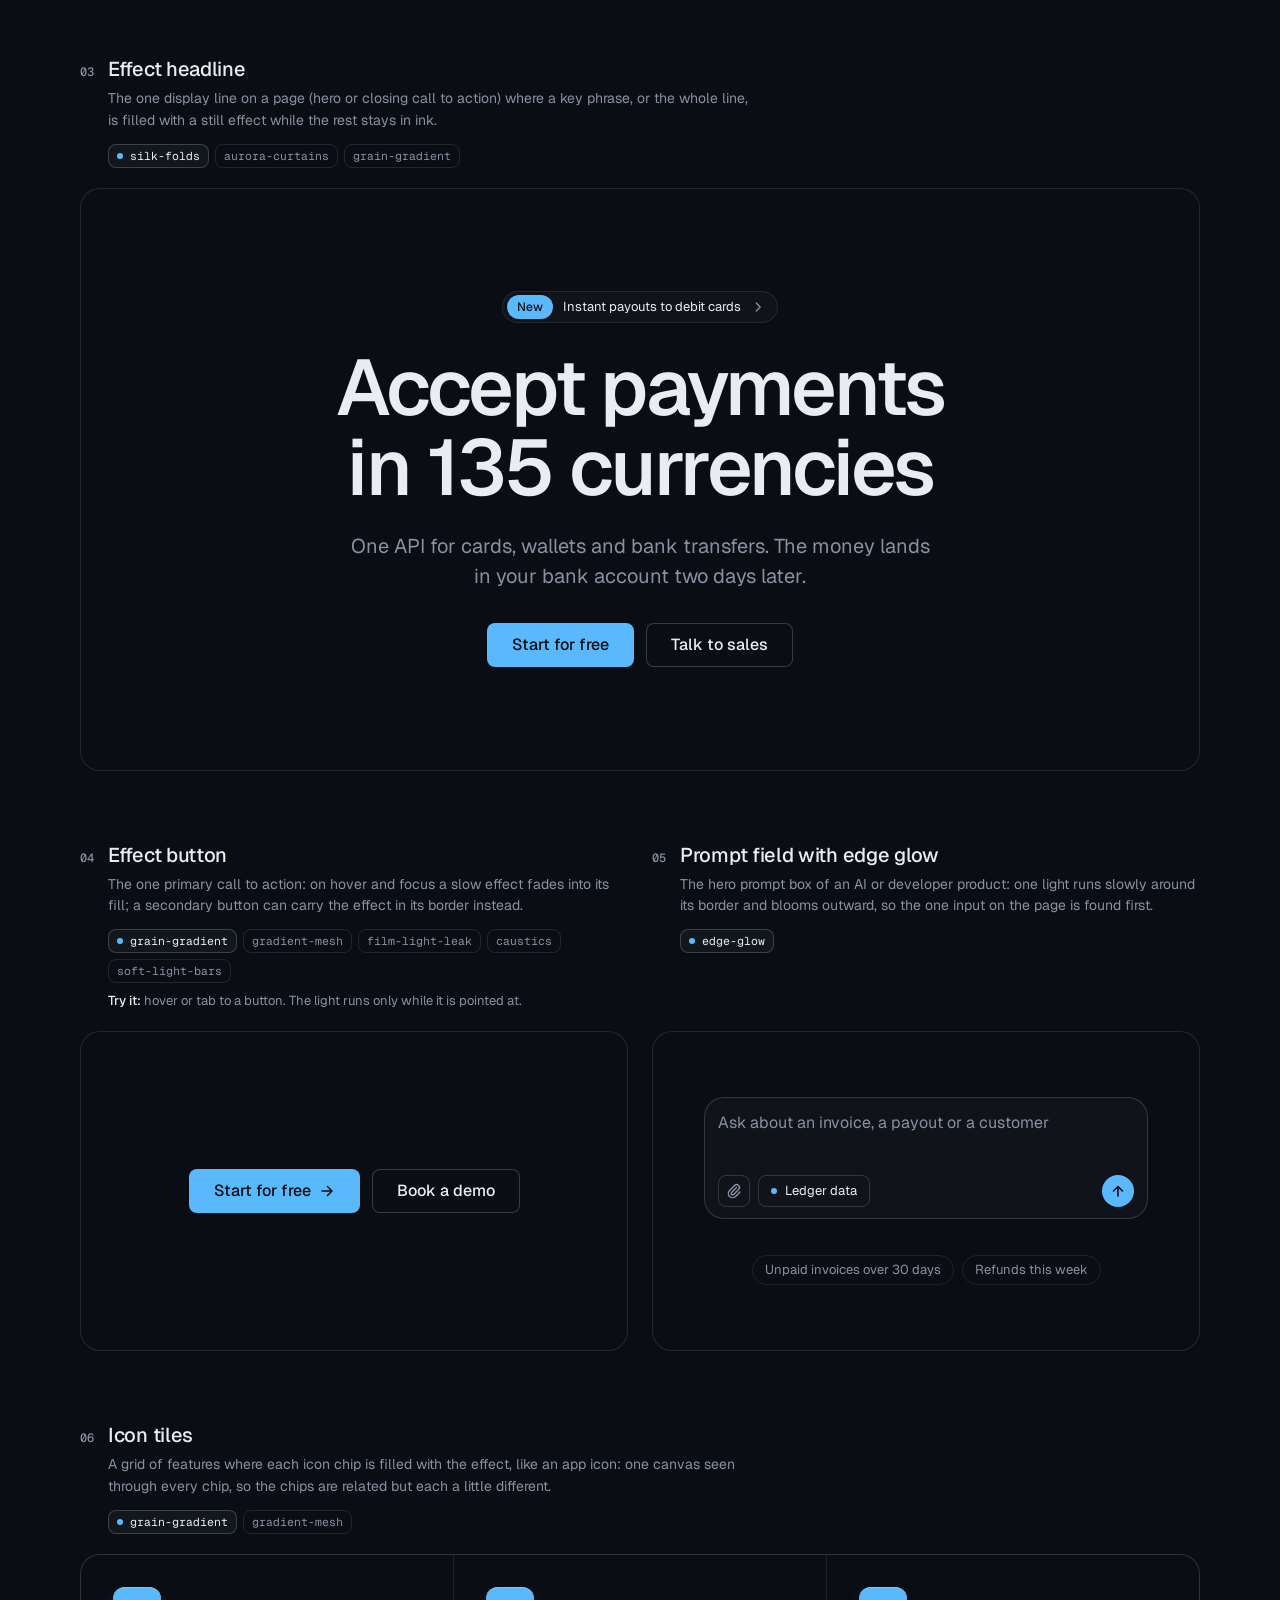
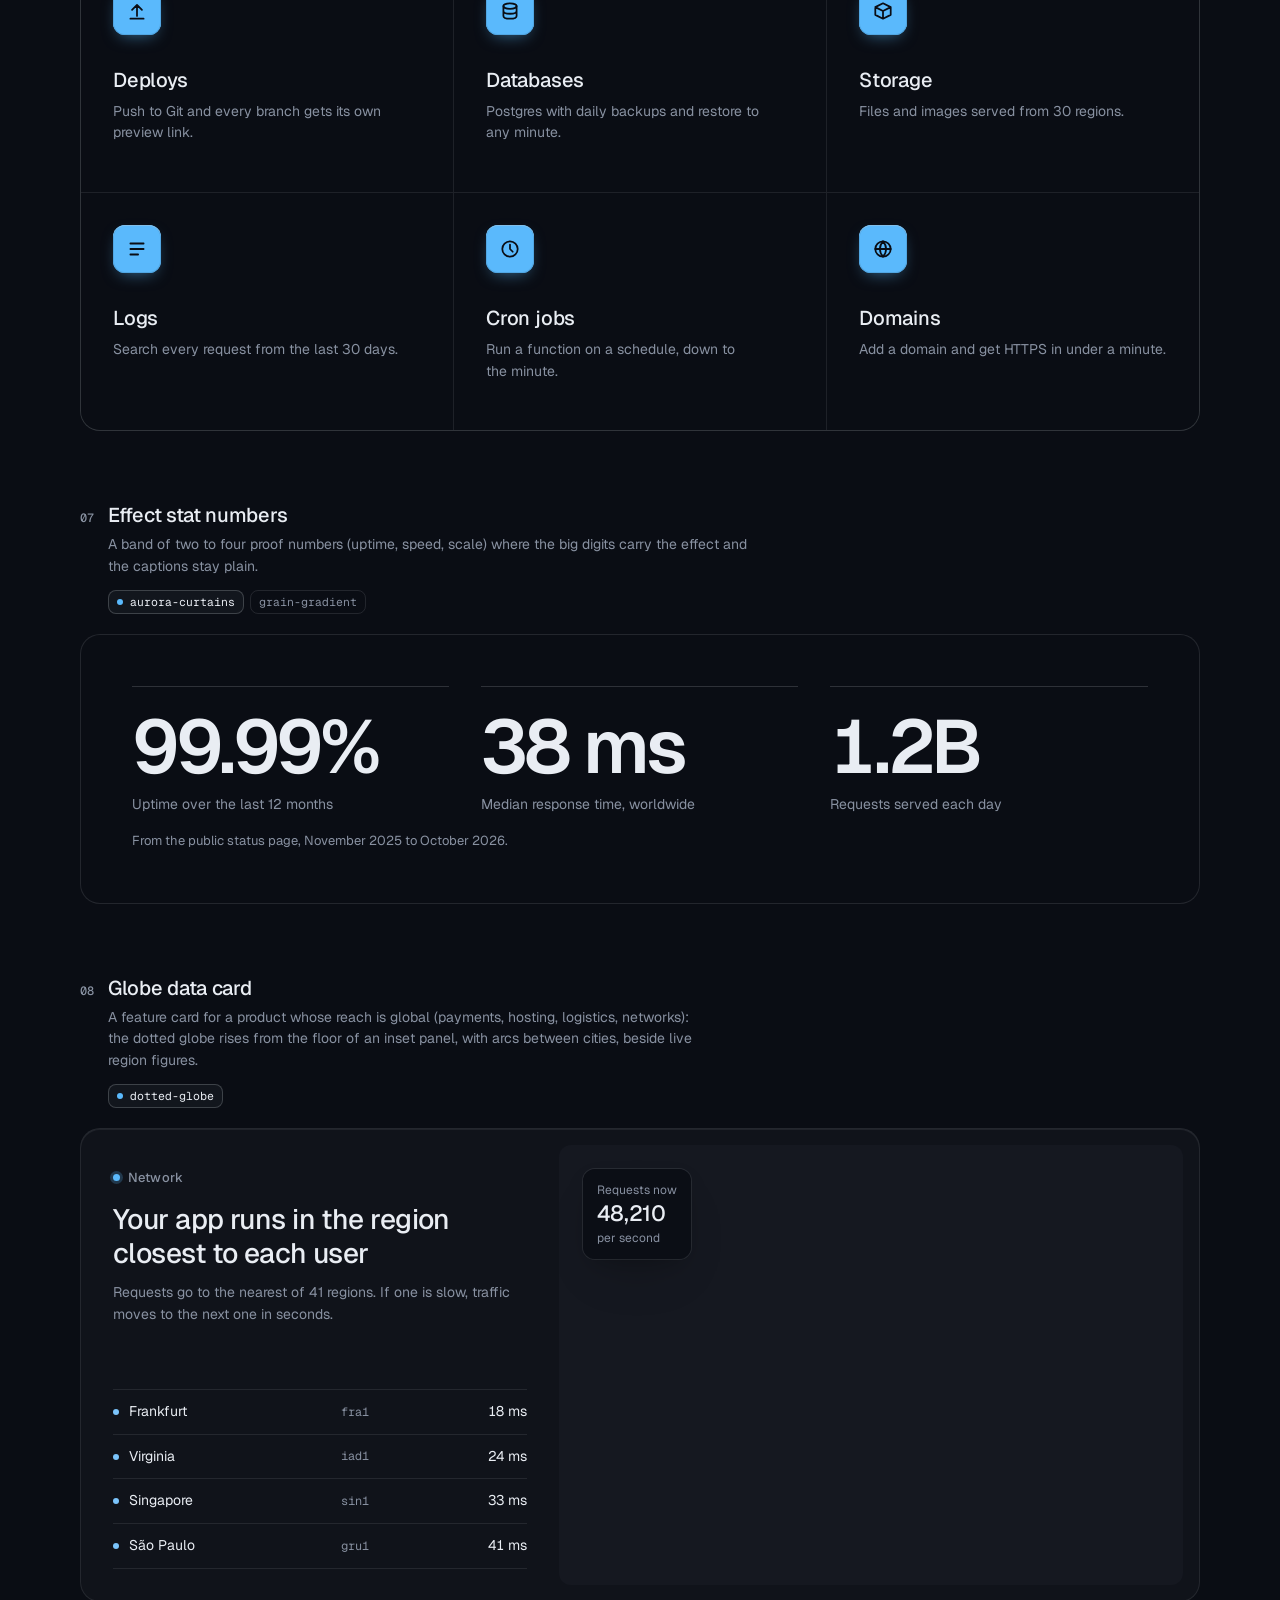
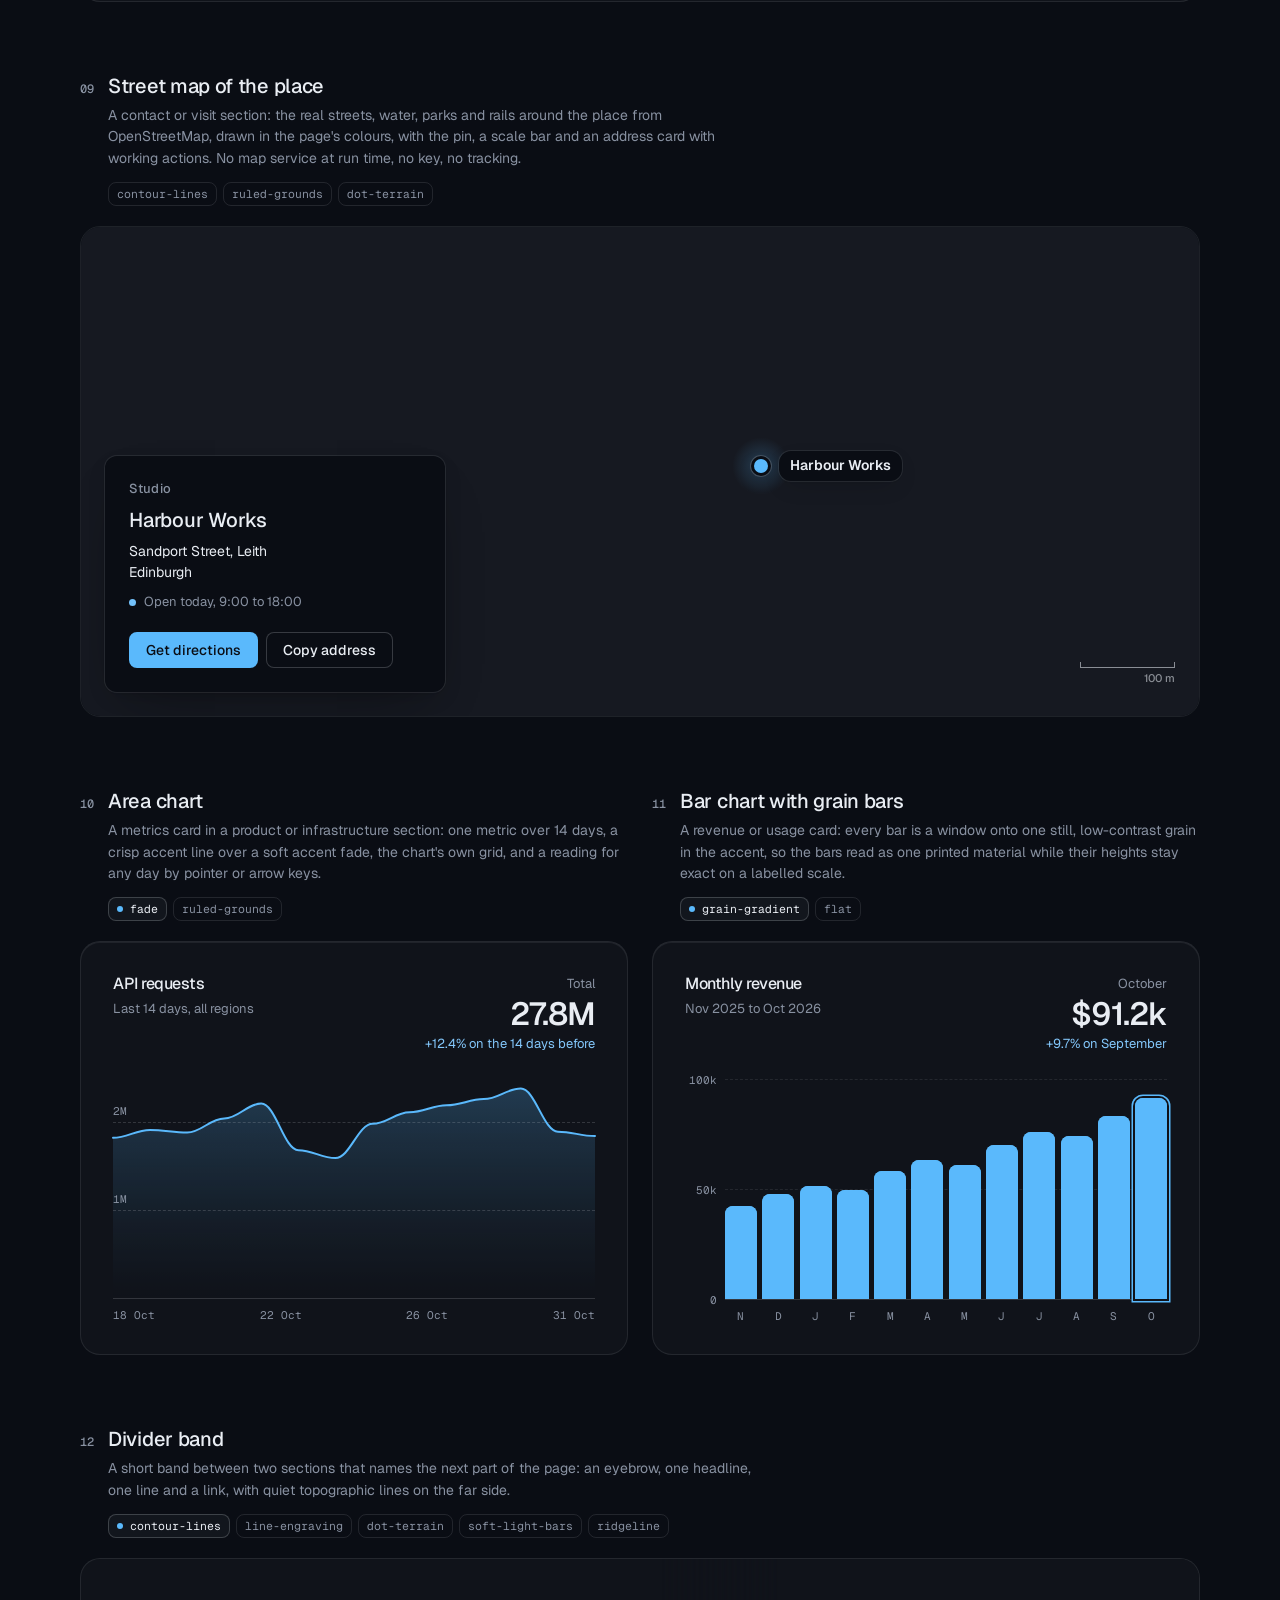
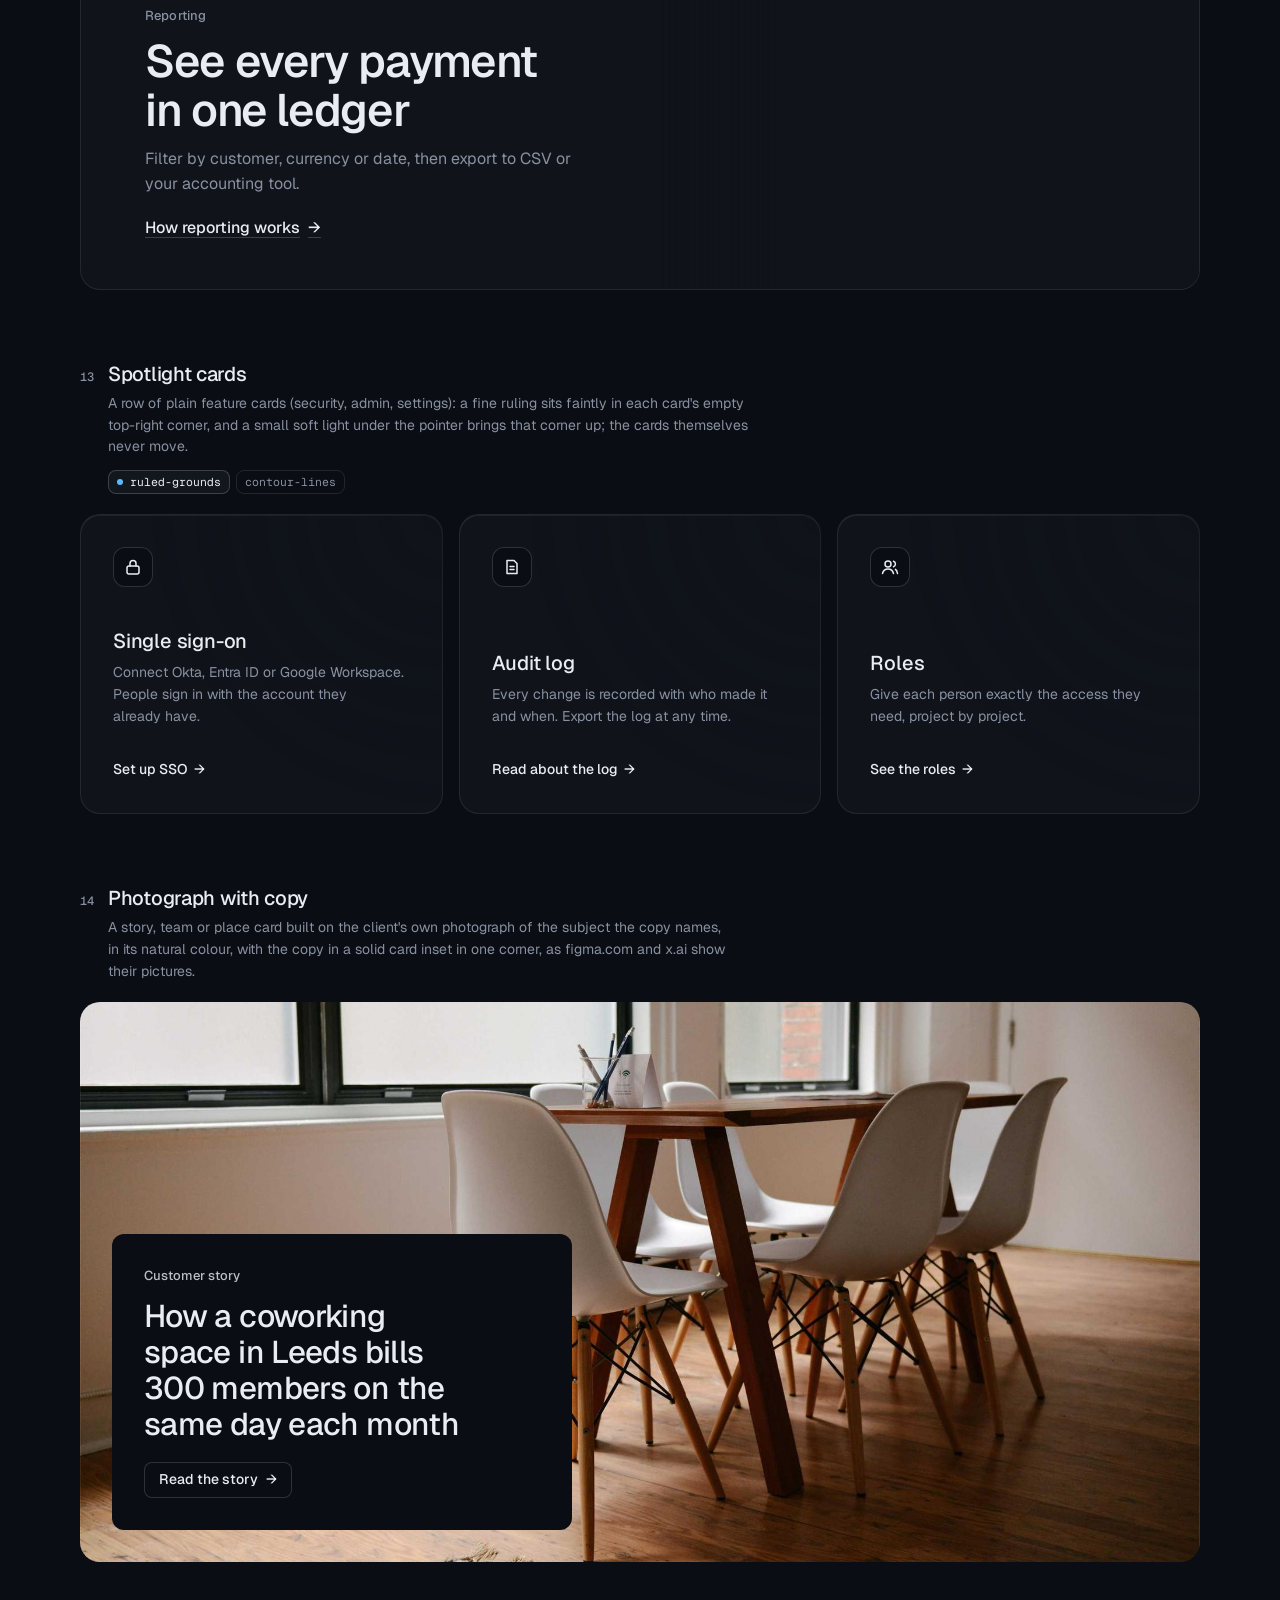
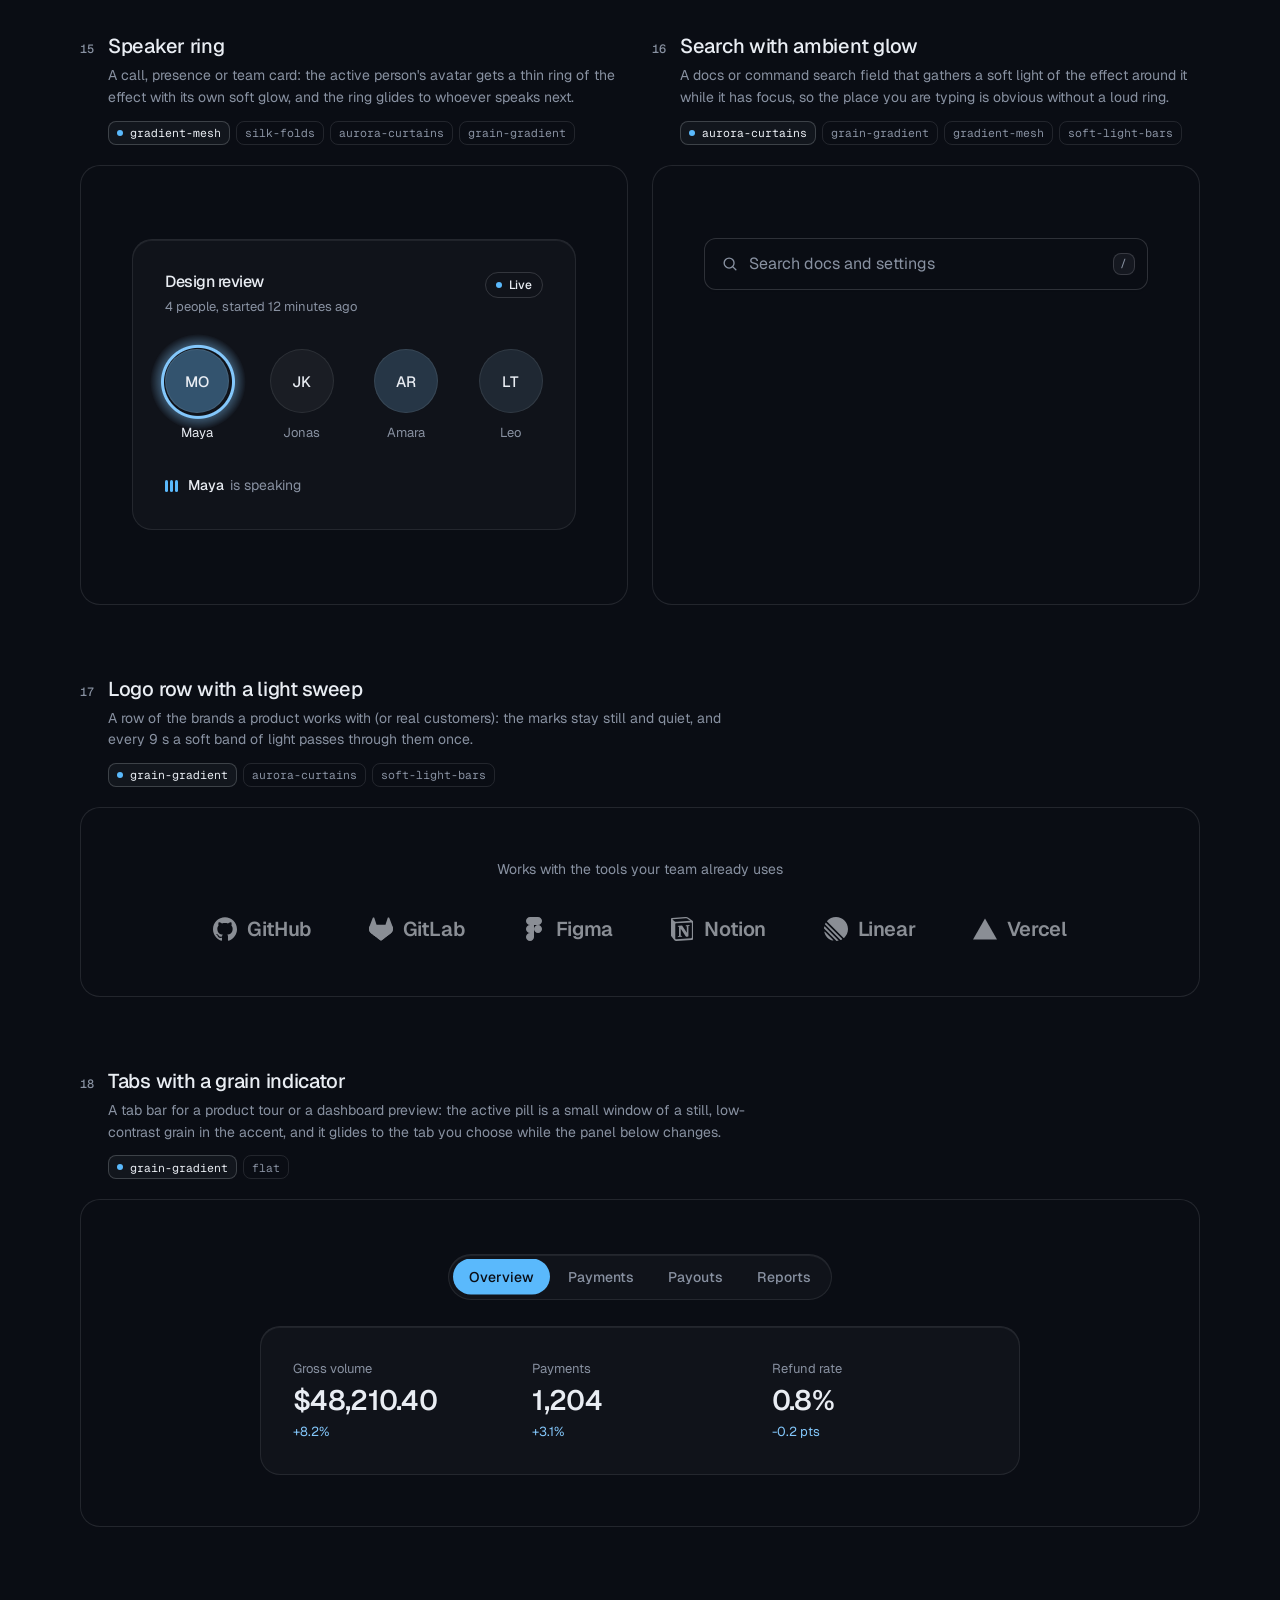
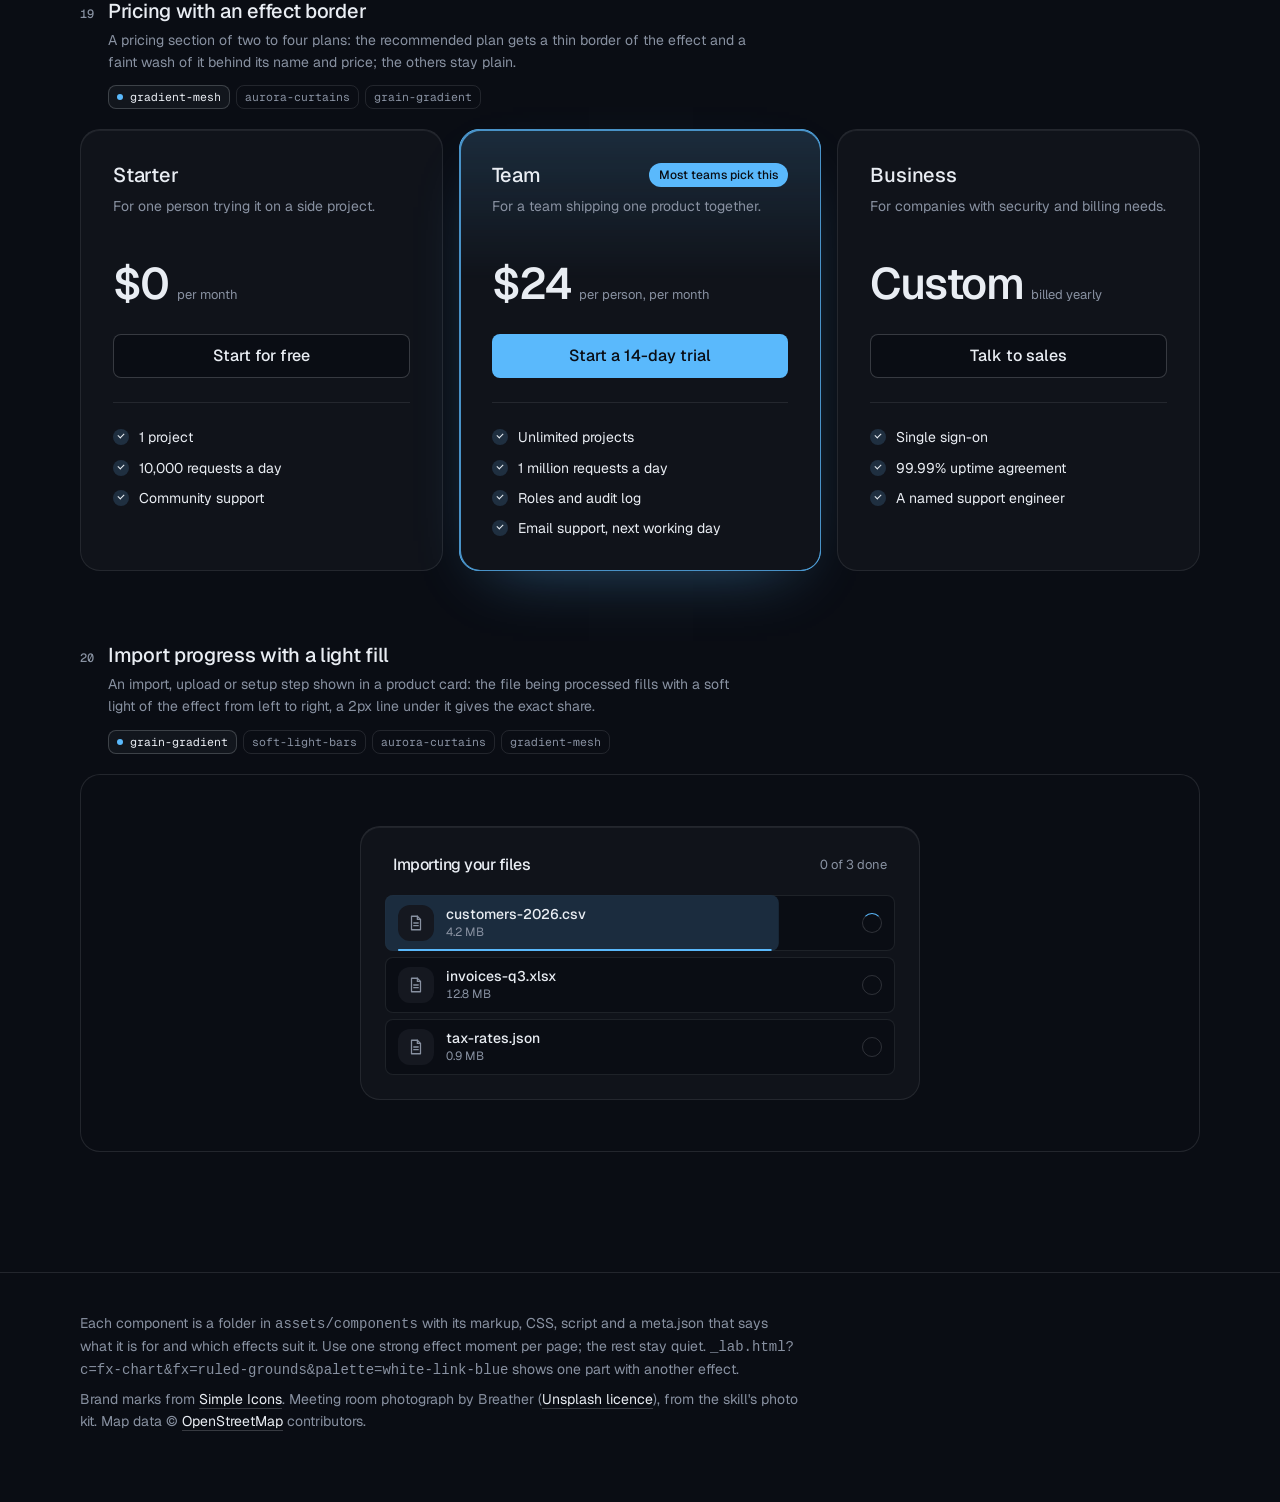
<file: .claude/skills/design-taste-frontend/assets/components/index.html>
<!doctype html>
<html lang="en" data-radius="soft">
<head>
<script>window.__tpGlMax = 16;   /* a gallery shows many live effects at once; a page of a site keeps the default 4 (fx.js) */</script>
<meta charset="utf-8">
<meta name="viewport" content="width=device-width, initial-scale=1">
<title>Effect components</title>
<link rel="preconnect" href="https://fonts.googleapis.com">
<link rel="preconnect" href="https://fonts.gstatic.com" crossorigin>
<link href="https://fonts.googleapis.com/css2?family=Geist:wght@100..900&family=Geist+Mono:wght@400..600&display=swap" rel="stylesheet">
<link rel="stylesheet" href="../system.css">
<link rel="stylesheet" href="./base.css">
<style>
  :root {
    --font-display: "Geist", system-ui, sans-serif;
    --font-text: "Geist", system-ui, sans-serif;
    --font-mono: "Geist Mono", ui-monospace, monospace;
    --display-weight: 560;
    --display-tracking: -0.03em;
    --container: 1200px;
  }
  body { min-height: 100vh; }
  .top {
    position: sticky; top: 0; z-index: 50; height: 64px; background: var(--bg);
    border-bottom: 1px solid var(--line);
  }
  .top .container { height: 100%; display: flex; align-items: center; justify-content: space-between; gap: 16px; }
  .brand { display: flex; align-items: center; gap: 10px; font-weight: 560; letter-spacing: -0.01em; }
  .brand small { font: 400 13px/1 var(--font-mono); color: var(--muted); }
  .top nav { display: flex; align-items: center; gap: 20px; }
  .top nav a.link { font-size: 14px; }
  .swatches { display: flex; gap: 4px; padding: 3px; border: 1px solid var(--line); border-radius: 999px; background: var(--bg); }
  .swatches button {
    width: 30px; height: 30px; border-radius: 999px; border: 0; padding: 0; cursor: pointer; position: relative;
    background: var(--sw-bg);
  }
  .swatches button::after {
    content: ""; position: absolute; inset: 9px; border-radius: 999px; background: var(--sw-accent);
    box-shadow: 0 0 0 1px color-mix(in oklab, var(--sw-ink) 25%, transparent);
  }
  .swatches button[aria-pressed="true"] { box-shadow: 0 0 0 2px var(--ink); }
  .swatches button:focus-visible { outline-offset: 3px; }

  .intro { padding-block: 64px 40px; display: grid; grid-template-columns: minmax(0, 6fr) minmax(0, 6fr); gap: 48px; align-items: end; }
  .intro h1 { font-size: clamp(34px, 2.2vw + 18px, 52px); line-height: 1.05; max-width: 15ch; }
  .intro p { margin-top: 16px; color: var(--muted); font-size: var(--t-body); line-height: 1.55; max-width: 52ch; }
  .index { display: flex; flex-wrap: wrap; gap: 6px; justify-content: flex-start; }
  @media (max-width: 1023px) { .intro { grid-template-columns: minmax(0, 1fr); gap: 28px; } }
  .index a {
    display: inline-flex; align-items: center; gap: 8px; height: 30px; padding: 0 11px; border-radius: 999px;
    border: 1px solid var(--line); font-size: 13px; color: var(--ink);
    transition: border-color var(--dur) var(--ease), background-color var(--dur) var(--ease);
  }
  .index a span { font-family: var(--font-mono); font-size: 11px; color: var(--muted); }
  .index a:hover { border-color: var(--line-strong); background: color-mix(in oklab, var(--ink) 4%, var(--bg)); }

  /* every part spans two rows of the list (its notes, its stage) as a subgrid, so the two parts of a
     half-width pair share one notes height and one stage height: their stages start and end level */
  .list { display: grid; grid-template-columns: repeat(2, minmax(0, 1fr)); column-gap: 24px; row-gap: 0; padding-bottom: 120px; }
  .sc { grid-column: 1 / -1; grid-row: span 2; display: grid; grid-template-rows: subgrid; row-gap: 20px; min-width: 0; scroll-margin-top: 88px; padding-top: 72px; }
  .sc:first-child { padding-top: 0; }
  .sc.is-half { grid-column: auto; }
  .sc.is-half .sc__stage:not(.is-center) { display: grid; }
  .sc__meta { display: grid; grid-template-columns: auto 1fr; column-gap: 14px; row-gap: 6px; align-items: baseline; align-content: start; }
  .sc__note { grid-column: 2; margin: 2px 0 0; font-size: 13px; color: var(--muted); }
  .sc__note::before { content: "Try it: "; color: var(--ink); font-weight: 500; }
  .sc__no { font: 500 12px/1 var(--font-mono); color: var(--muted); padding-top: 2px; }
  .sc__name { font: 500 20px/1.25 var(--font-text); letter-spacing: -0.015em; margin: 0; }
  .sc__for { grid-column: 2; color: var(--muted); font-size: 14px; line-height: 1.55; max-width: 72ch; margin: 0; }
  .sc__fx { grid-column: 2; display: flex; flex-wrap: wrap; gap: 6px; margin-top: 6px; }
  .sc__fx li {
    font: 400 11.5px/1 var(--font-mono); color: var(--muted); height: 24px; display: inline-flex; align-items: center;
    padding: 0 8px; border-radius: var(--r-sm); border: 1px solid var(--line);
  }
  .sc__fx li.is-on { color: var(--ink); border-color: var(--line-strong); background: color-mix(in oklab, var(--ink) 5%, var(--bg)); }
  .sc__fx li.is-on::before { content: ""; width: 6px; height: 6px; border-radius: 99px; background: var(--accent); margin-right: 7px; }
  .sc__stage {
    position: relative; min-width: 0; border: 1px solid var(--line); border-radius: var(--r-lg);
    padding: clamp(20px, 4vw, 56px); background: var(--bg);
  }
  .sc__stage.is-tall { padding-block: clamp(56px, 8vw, 120px); }
  .sc__stage.is-flush { padding: 0; border: 0; }
  .sc__stage.is-center { display: grid; place-items: center; min-height: 320px; }
  /* one object, at a size a page would give it */
  #fx-dither-object .sc__stage { display: grid; justify-items: center; }
  #fx-dither-object .cx-obj { width: min(100%, 720px); }
  .sc__pick { grid-column: 2; display: flex; flex-wrap: wrap; gap: 4px; margin-top: 8px; }
  .sc__pick button {
    height: 30px; padding: 0 12px; border-radius: 999px; border: 1px solid var(--line); background: var(--bg);
    font: 500 13px/1 var(--font-text); color: var(--muted); cursor: pointer;
  }
  .sc__pick button:hover { color: var(--ink); border-color: var(--line-strong); }
  .sc__pick button[aria-pressed="true"] { color: var(--ink); border-color: var(--line-strong); background: color-mix(in oklab, var(--ink) 6%, var(--bg)); }
  /* the search list opens below its field: leave it room inside the frame */
  #fx-search .sc__stage { min-height: 440px; place-items: start center; padding-top: 72px; }
  .sc__stage:empty::after { content: "Loading"; color: var(--muted); font-size: 13px; }

  .foot { border-top: 1px solid var(--line); padding: 40px 0 64px; color: var(--muted); font-size: 14px; }
  .foot p { max-width: 80ch; margin: 0 0 8px; }
  .foot a { color: var(--ink); text-decoration: underline; text-decoration-color: var(--line-strong); text-underline-offset: 4px; }

  @media (max-width: 899px) {
    .list { grid-template-columns: minmax(0, 1fr); }
    .sc.is-half { grid-column: 1 / -1; }
    .top nav a.link { display: none; }
  }
  @media (max-width: 639px) {
    .intro { padding-block: 48px 32px; }
    .sc { padding-top: 48px; }
    .sc__meta { grid-template-columns: 1fr; }
    .sc__no { display: none; }
    .sc__for, .sc__fx, .sc__note, .sc__pick { grid-column: 1; }
    .sc__stage.is-center { min-height: 240px; }
    .brand small { display: none; }
  }
</style>
</head>
<body>
<header class="top">
  <div class="container">
    <div class="brand">Effect components <small id="count"></small></div>
    <nav aria-label="Palette and links">
      <a class="link" href="../effects/gallery.html">Effects library</a>
      <div class="swatches" id="swatches" role="group" aria-label="Page palette"></div>
    </nav>
  </div>
</header>

<main>
  <section class="intro container">
    <div>
      <h1>Effects as parts of the page, not only behind it</h1>
      <p id="lede">Feature cards, real objects drawn in dither, type, numbers, buttons, borders, icons, a street map of the real place, a globe, charts and a photograph in its own colours. Every part takes its colours from the page palette: switch it at the top right. Parts that loop have a pause button.</p>
    </div>
    <nav class="index" id="index" aria-label="Components"></nav>
  </section>
  <div class="container list" id="list"></div>
</main>

<footer class="foot">
  <div class="container">
    <p>Each component is a folder in <code>assets/components</code> with its markup, CSS, script and a meta.json that says what it is for and which effects suit it. Use one strong effect moment per page; the rest stay quiet. <code>_lab.html?c=fx-chart&amp;fx=ruled-grounds&amp;palette=white-link-blue</code> shows one part with another effect.</p>
    <p>Brand marks from <a href="https://simpleicons.org/">Simple Icons</a>. Meeting room photograph by Breather (<a href="https://unsplash.com/photos/DEdM9Vs6s8w">Unsplash licence</a>), from the skill's photo kit. Map data © <a href="https://www.openstreetmap.org/copyright">OpenStreetMap</a> contributors.</p>
  </div>
</footer>

<script type="module">
  import fx from '../effects/fx.js';

  // component id, layout and stage style, in page order
  const COMPONENTS = [
    { id: 'fx-feature-card', stage: 'is-flush' },
    { id: 'fx-dither-object', stage: 'is-flush', note: 'pick an object, then point at it and move across: sound rings out of the cups, the seat swivels, the lens zooms, the rotors spin up and the drone lifts off. One object is live at a time, as on a real page.' },
    { id: 'fx-headline', stage: 'is-tall' },
    { id: 'fx-button', half: true, stage: 'is-center', note: 'hover or tab to a button. The light runs only while it is pointed at.' },
    { id: 'fx-prompt', half: true, stage: 'is-center' },
    { id: 'fx-icon-tiles', stage: 'is-flush' },
    { id: 'fx-stat' },
    { id: 'fx-globe', stage: 'is-flush' },
    { id: 'fx-map', stage: 'is-flush' },
    { id: 'fx-chart', half: true, stage: 'is-flush' },
    { id: 'fx-bars', half: true, stage: 'is-flush' },
    { id: 'fx-band', stage: 'is-flush' },
    { id: 'fx-spotlight', stage: 'is-flush' },
    { id: 'fx-photo', stage: 'is-flush' },
    { id: 'fx-avatar', half: true, stage: 'is-center' },
    { id: 'fx-search', half: true, stage: 'is-center' },
    { id: 'fx-logos' },
    { id: 'fx-tabs' },
    { id: 'fx-pricing', stage: 'is-flush' },
    { id: 'fx-progress', stage: 'is-center' },
  ];

  const PALETTES = [
    { id: 'blue-black-cornflower', name: 'Night, cornflower', bg: '#0a0d14', surface: '#131824', ink: '#e9edf3', muted: '#8891a1', accent: '#5ab9fc', accentInk: '#0a0d14' },
    { id: 'graphite-safety-orange', name: 'Graphite, orange', bg: '#18191b', surface: '#222427', ink: '#eff0f1', muted: '#9c9ea3', accent: '#ff4a1f', accentInk: '#18191b' },
    { id: 'white-link-blue', name: 'White, blue', bg: '#ffffff', surface: '#f4f4f4', ink: '#111111', muted: '#6b6b6b', accent: '#1a4be0', accentInk: '#ffffff' },
    { id: 'moss-sand', name: 'Sand, moss', bg: '#ddd6c6', surface: '#d2cab8', ink: '#2a2a26', muted: '#59574e', accent: '#4f6238', accentInk: '#ffffff' },
    { id: 'cobalt-field', name: 'Cobalt field', bg: '#0034eb', surface: '#002fd6', ink: '#ffffff', muted: '#dfe4f2', accent: '#e9e34a', accentInk: '#111111' },
  ];

  const q = new URLSearchParams(location.search);
  if (q.has('time')) fx.setClock(+q.get('time'));
  if (q.has('fallback')) fx.config.forceFallback = true;
  const only = q.get('only') ? q.get('only').split(',') : null;
  const list = document.getElementById('list');
  const index = document.getElementById('index');
  const swatches = document.getElementById('swatches');

  /*
    The budget: a laptop's integrated GPU shares its memory with everything else, so this page never
    holds more than 4 live WebGL contexts. A part is started when it comes near the viewport and
    destroyed when it leaves it; still parts draw once and free their context; fx.js frees any idle
    off-screen context past 4. liveGL() counts the contexts that are open right now.
  */
  fx.config.maxLive = 4;
  const contexts = new Set();
  let peakGL = 0;
  const getContext = HTMLCanvasElement.prototype.getContext;
  HTMLCanvasElement.prototype.getContext = function (type, ...rest) {
    const c = getContext.call(this, type, ...rest);
    if (c && /webgl/i.test(type) && !contexts.has(c)) { contexts.add(c); peakGL = Math.max(peakGL, liveGL()); }
    return c;
  };
  function liveGL() {
    for (const c of contexts) if (c.isContextLost()) contexts.delete(c);
    return contexts.size;
  }

  // the dither object: one live at a time, switched here (a real page shows one object)
  const OBJECTS = {
    headphones: ['Headphones', 'Over-ear, wireless'],
    chair: ['Office chair', 'Swivel seat on five castors'],
    camera: ['Camera', 'Mirrorless, with a zoom lens'],
    drone: ['Drone', 'Four rotors and a camera'],
  };
  let object = OBJECTS[q.get('object')] ? q.get('object') : 'headphones';
  // print (ordered dither, the default) or studio (a smooth shaded render: no picker until it is anti-aliased; ?render=studio)
  let render = q.get('render') === 'studio' ? 'studio' : 'print';

  function applyPalette(p) {
    const c = fx.color;
    const action = c.contrast(p.accent, p.bg) >= 2.2 ? p.accent : p.ink;
    const actionInk = action === p.accent ? p.accentInk : p.bg;
    const s = document.documentElement.style;
    const set = (k, v) => s.setProperty(k, v);
    set('--p-bg', p.bg); set('--p-surface', p.surface); set('--p-ink', p.ink); set('--p-muted', p.muted);
    set('--p-accent', p.accent); set('--p-accent-ink', p.accentInk); set('--p-action', action); set('--p-action-ink', actionInk);
    document.documentElement.style.colorScheme = c.isDark(p.bg) ? 'dark' : 'light';
    for (const b of swatches.children) b.setAttribute('aria-pressed', String(b.dataset.id === p.id));
  }

  async function load(entry) {
    const base = `./${entry.id}/`;
    const [meta, html, mod] = await Promise.all([
      fetch(base + 'meta.json').then(r => (r.ok ? r.json() : null)),
      fetch(base + 'component.html').then(r => (r.ok ? r.text() : null)),
      import(base + 'component.js').catch(err => { console.warn(entry.id, err); return null; }),
    ]).catch(() => [null, null, null]);
    if (!meta || !html || !mod) return null;
    const link = document.createElement('link');
    link.rel = 'stylesheet';
    link.href = base + 'component.css';
    document.head.append(link);
    await new Promise(r => { link.onload = link.onerror = r; });
    return { ...entry, meta, html, mod };
  }

  function section(e, n) {
    const s = document.createElement('section');
    s.className = 'sc' + (e.half ? ' is-half' : '');
    s.id = e.id;
    const fxList = (e.meta.effects || []).map(id => `<li class="${id === e.meta.default ? 'is-on' : ''}">${id}</li>`).join('');
    const pick = e.id === 'fx-dither-object'
      ? `<div class="sc__pick" role="group" aria-label="Object">${Object.keys(OBJECTS).map(k => `<button type="button" data-object="${k}" aria-pressed="${k === object}">${OBJECTS[k][0]}</button>`).join('')}</div>`
      : '';
    s.innerHTML = `
      <div class="sc__meta">
        <span class="sc__no">${String(n).padStart(2, '0')}</span>
        <h2 class="sc__name">${e.meta.name}</h2>
        <p class="sc__for">${e.meta.for}</p>
        ${fxList ? `<ul class="sc__fx" aria-label="Effects that suit it">${fxList}</ul>` : ''}
        ${pick}
        ${e.note ? `<p class="sc__note">${e.note}</p>` : ''}
      </div>
      <div class="sc__stage ${e.stage || ''}"></div>`;
    return s;
  }

  // the markup is placed at once (the page keeps its full height); the scripts run only near the viewport
  function markup(e) {
    const stage = e.section.querySelector('.sc__stage');
    stage.innerHTML = e.html;
    if (e.id === 'fx-dither-object') {
      const fig = stage.querySelector('.cx-obj');
      fig.dataset.cxObject = object;
      if (render === 'studio') fig.dataset.cxRender = 'studio'; else delete fig.dataset.cxRender;
      fig.querySelector('.cx-obj__stage').removeAttribute('aria-label');
    }
    return stage;
  }
  function start(e) {
    if (e.ctrl) return;
    const stage = markup(e);
    try { e.ctrl = e.mod.default(stage.firstElementChild || stage) || { destroy() {} }; } catch (err) { console.error(e.id, err); e.ctrl = { destroy() {} }; }
  }
  function stop(e) {
    if (!e.ctrl) return;
    try { e.ctrl.destroy?.(); } catch (err) { console.warn(e.id, err); }
    fx.unmountAll(e.section);
    e.ctrl = null;
  }

  function setPalette(p, entries) {
    entries.forEach(stop);
    applyPalette(p);
    try { localStorage.setItem('cx-palette', p.id); } catch (_) {}
    requestAnimationFrame(() => entries.forEach(e => (e.near ? start(e) : markup(e))));
  }

  let saved = null;
  try { saved = localStorage.getItem('cx-palette'); } catch (_) {}
  const first = PALETTES.find(p => p.id === q.get('palette')) || PALETTES.find(p => p.id === saved) || PALETTES[0];
  for (const p of PALETTES) {
    const b = document.createElement('button');
    b.type = 'button';
    b.dataset.id = p.id;
    b.title = p.name;
    b.setAttribute('aria-label', p.name);
    b.style.setProperty('--sw-bg', p.bg);
    b.style.setProperty('--sw-accent', p.accent);
    b.style.setProperty('--sw-ink', p.ink);
    swatches.append(b);
  }
  applyPalette(first);

  const wanted = COMPONENTS.filter(c => !only || only.includes(c.id));
  const entries = (await Promise.all(wanted.map(load))).filter(Boolean);
  document.getElementById('count').textContent = `${entries.length} parts`;
  entries.forEach((e, i) => {
    e.section = section(e, i + 1);
    list.append(e.section);
    markup(e);
    const a = document.createElement('a');
    a.href = '#' + e.id;
    a.innerHTML = `<span>${String(i + 1).padStart(2, '0')}</span>${e.meta.name}`;
    index.append(a);
  });
  await document.fonts.ready;
  const near = new IntersectionObserver(seen => {
    for (const en of seen) {
      const e = entries.find(x => x.section === en.target);
      if (!e) continue;
      e.near = en.isIntersecting;
      if (e.near) start(e); else stop(e);
    }
  }, { rootMargin: '10% 0px' });
  entries.forEach(e => near.observe(e.section));
  setTimeout(() => { document.documentElement.dataset.ready = '1'; }, 1500);

  swatches.addEventListener('click', ev => {
    const b = ev.target.closest('button');
    if (!b) return;
    const p = PALETTES.find(x => x.id === b.dataset.id);
    if (p) setPalette(p, entries);
  });
  list.addEventListener('click', ev => {
    const b = ev.target.closest('[data-object], [data-render]');
    if (!b || !(OBJECTS[b.dataset.object] || b.dataset.render)) return;
    if (b.dataset.render) render = b.dataset.render; else object = b.dataset.object;
    b.parentElement.querySelectorAll('button').forEach(x => x.setAttribute('aria-pressed', String(x === b)));
    const e = entries.find(x => x.id === 'fx-dither-object');
    stop(e);
    if (e.near) start(e); else markup(e);
  });
  window.__cx = {
    entries,
    setPalette: id => setPalette(PALETTES.find(p => p.id === id), entries),
    setObject: k => list.querySelector(`[data-object="${k}"]`)?.click(),
    gl: () => ({ live: liveGL(), peak: peakGL, started: entries.filter(e => e.ctrl).map(e => e.id) }),
  };
</script>

</body>
</html>
</file>
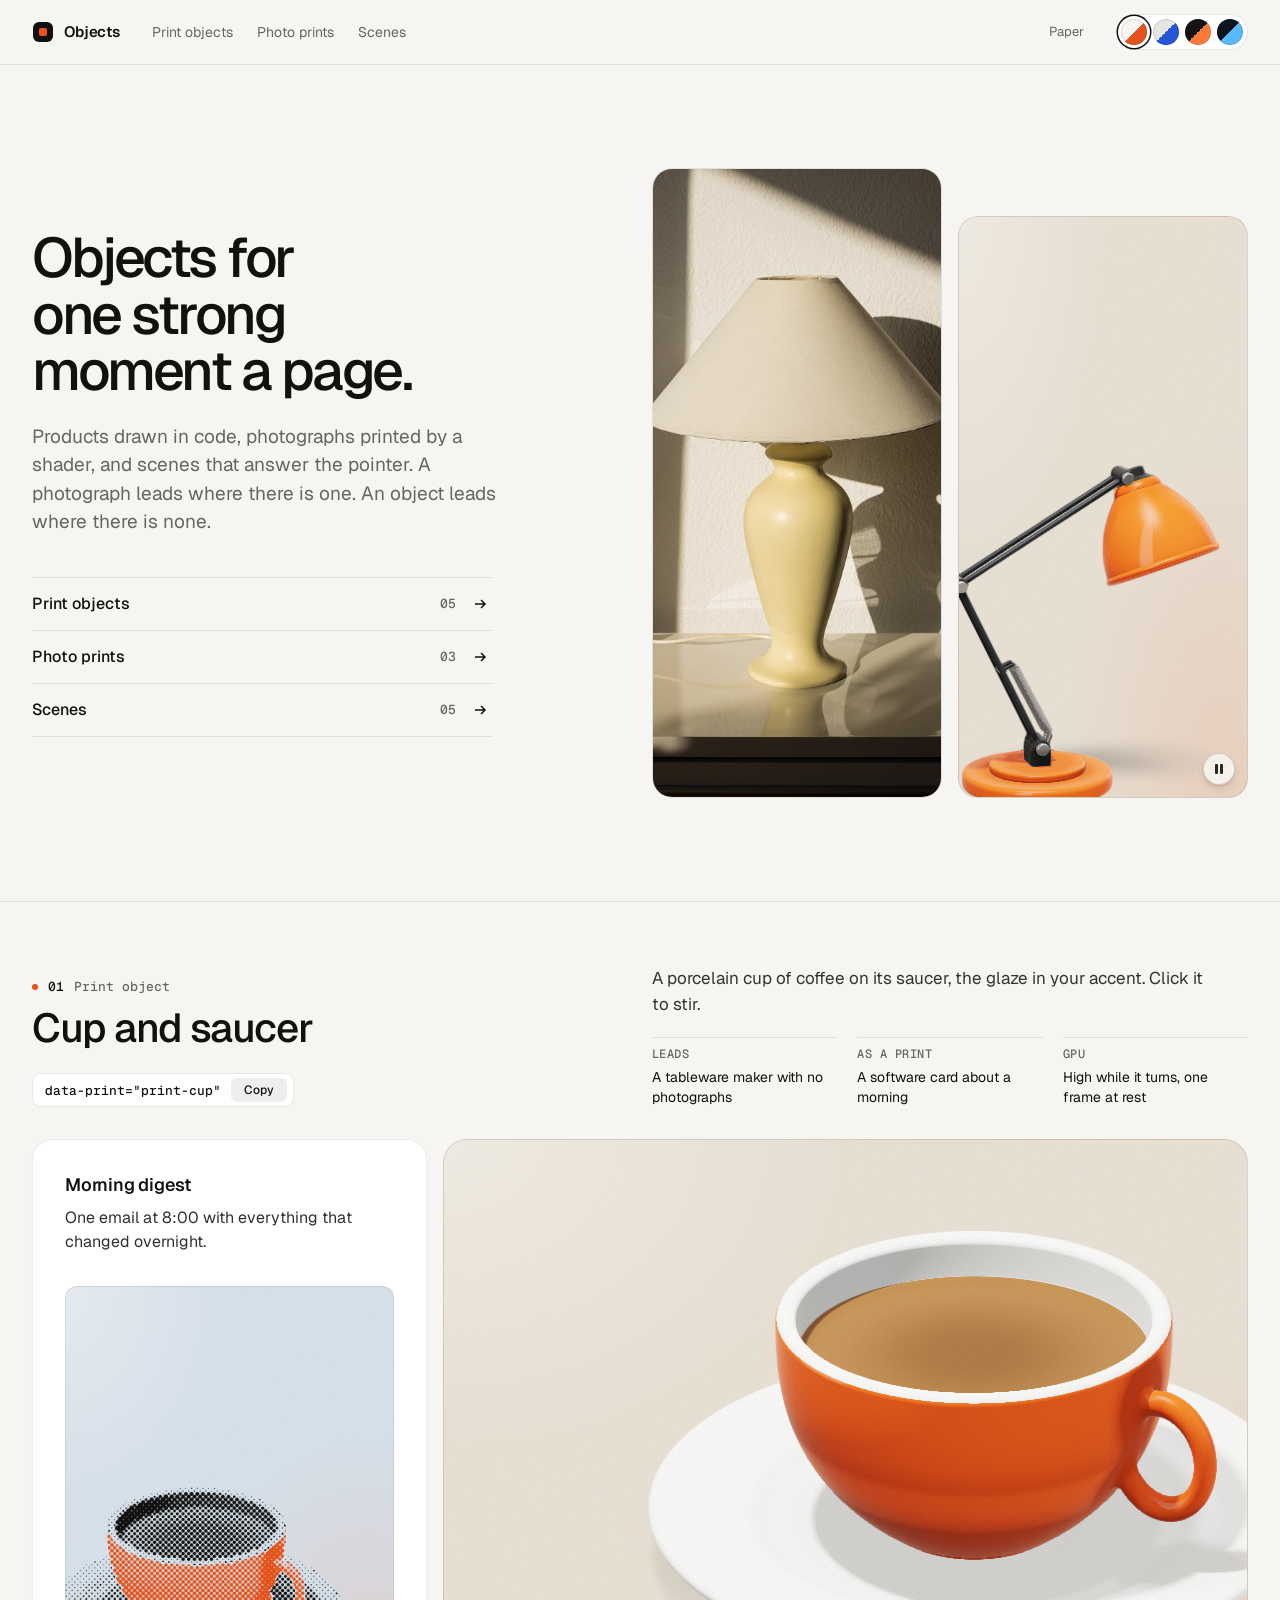
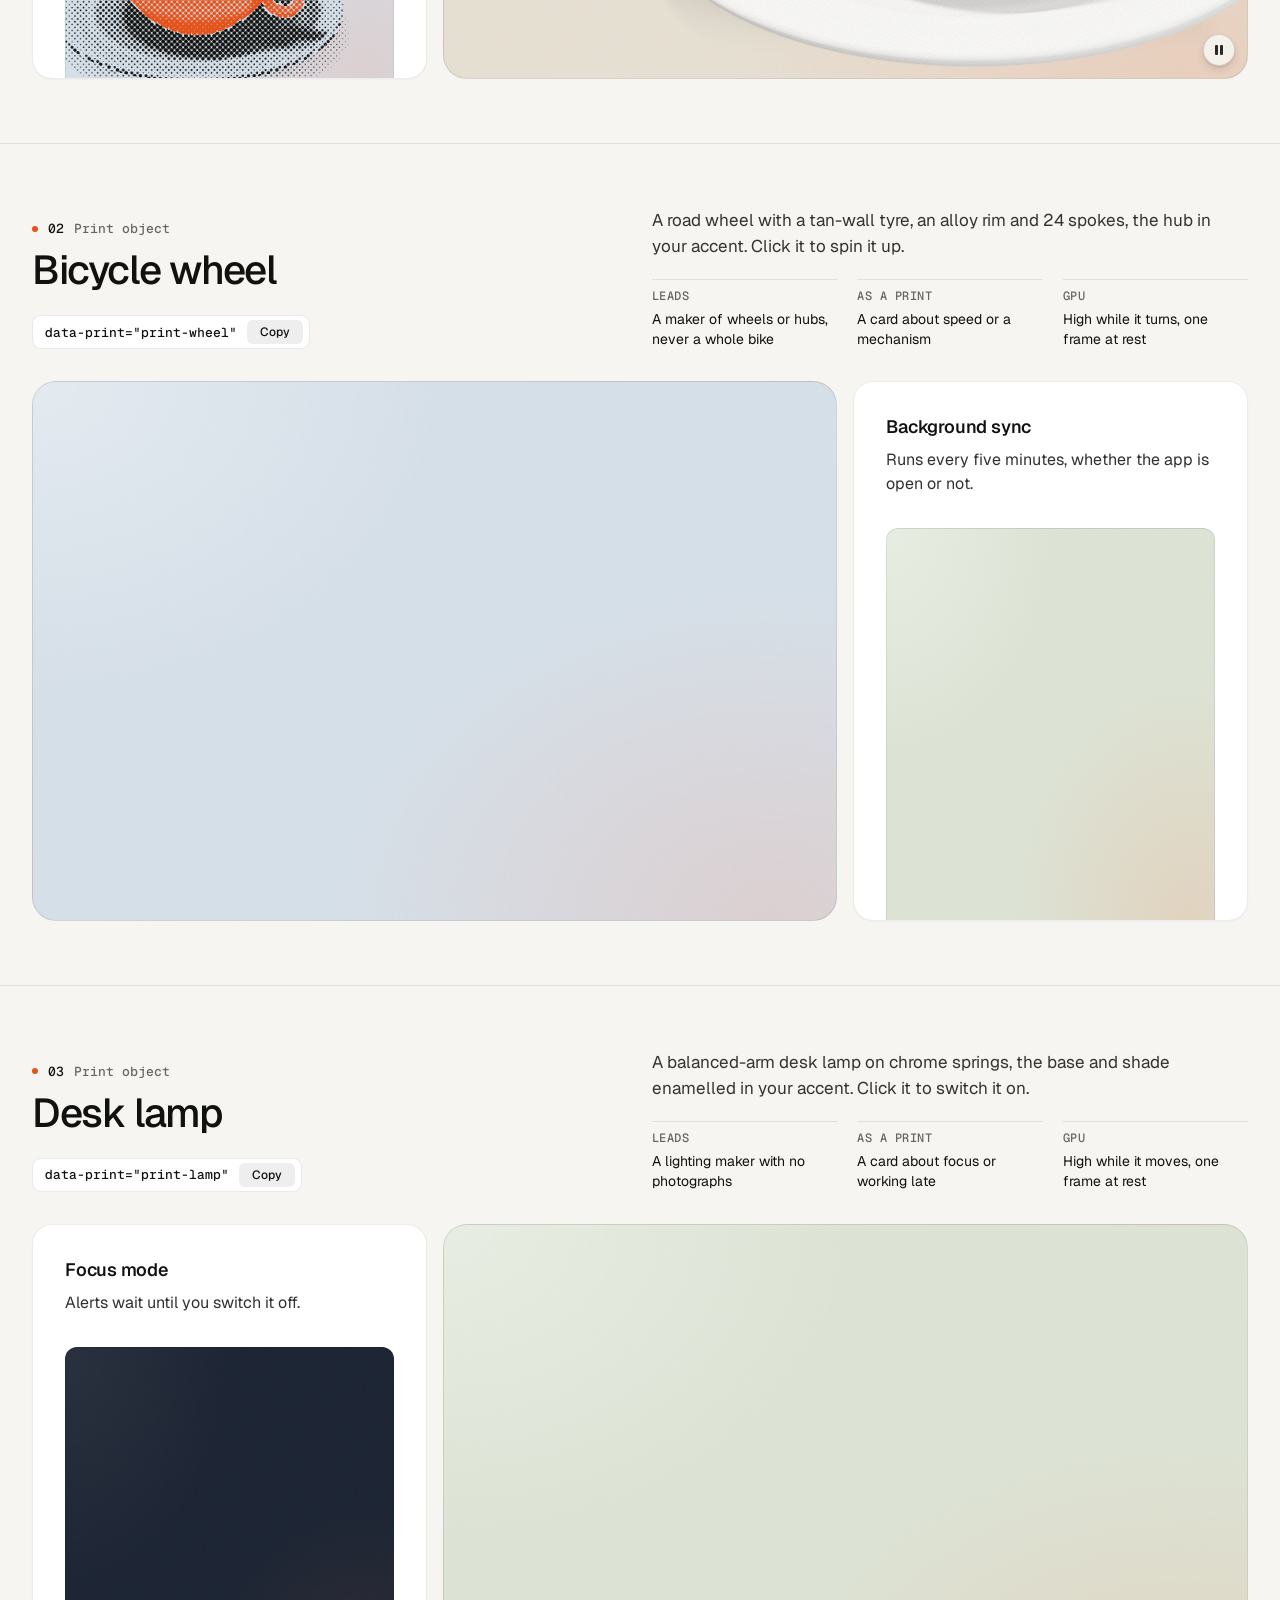
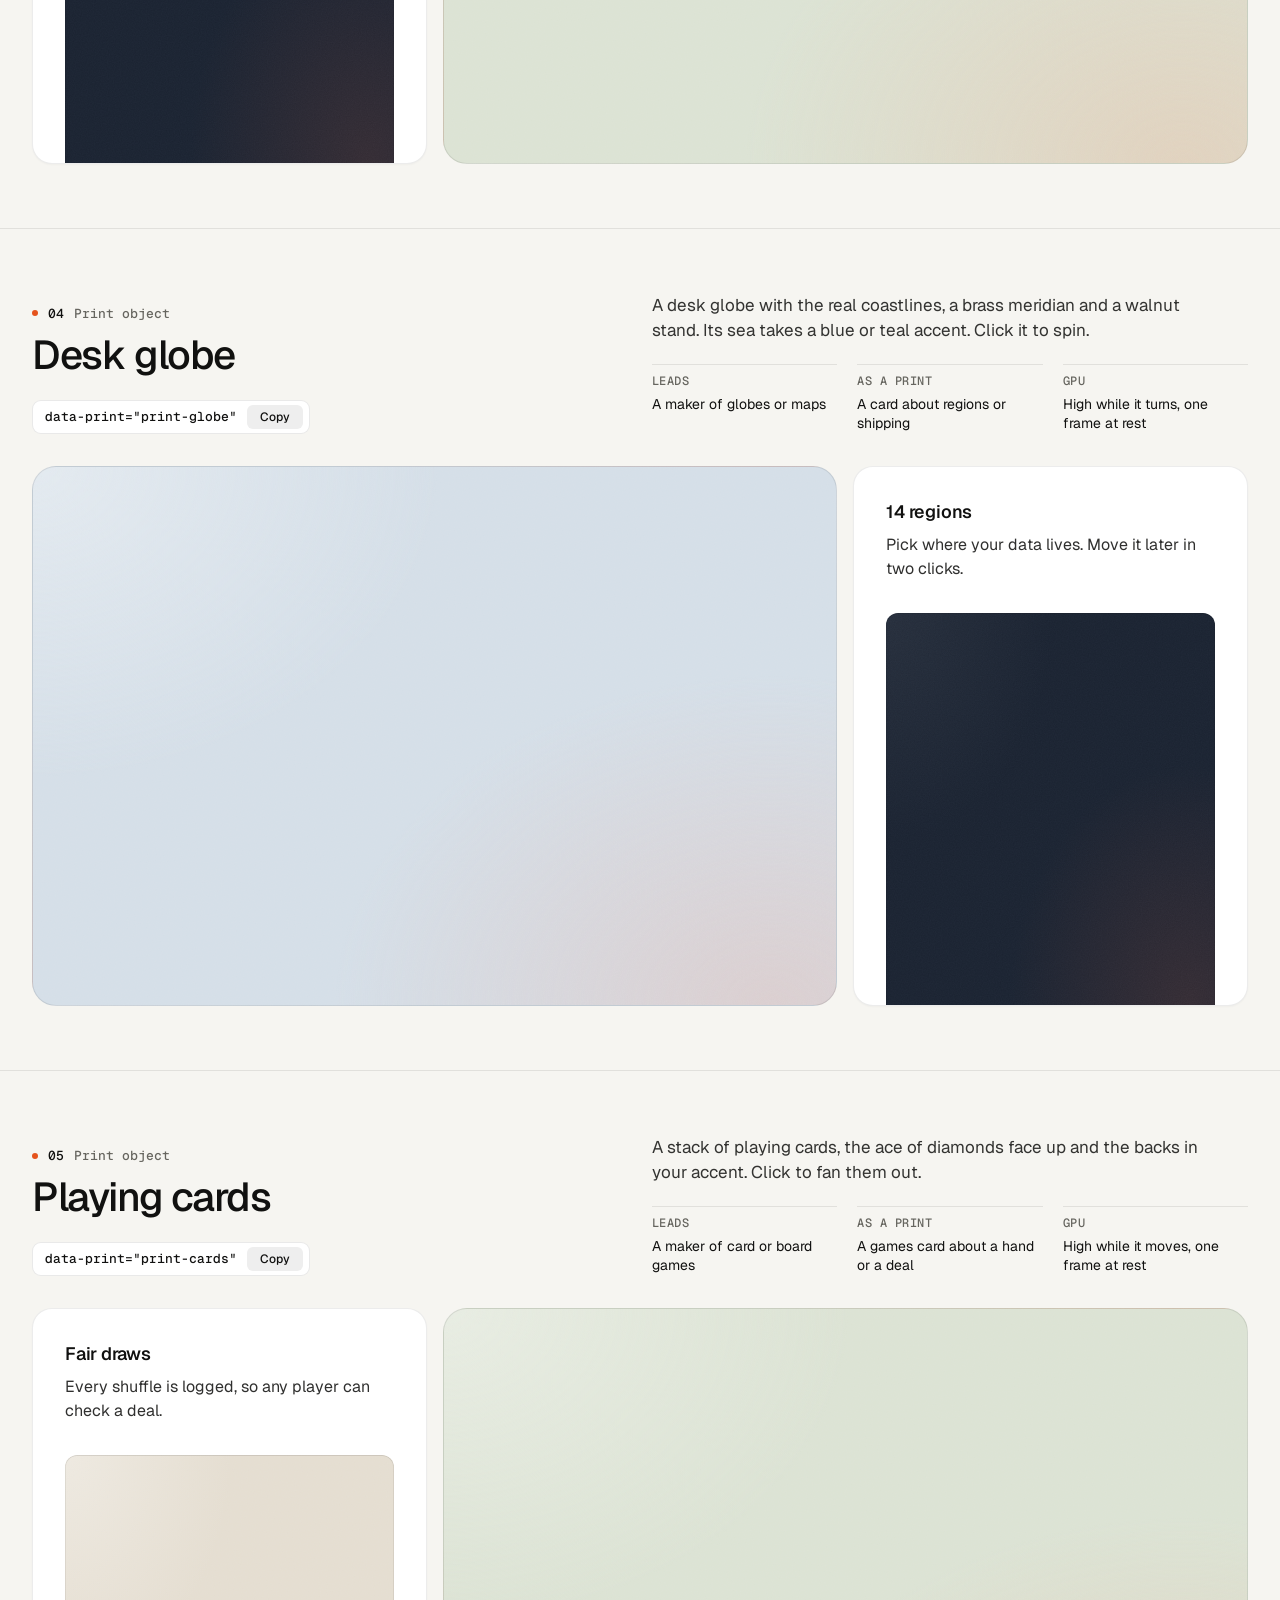
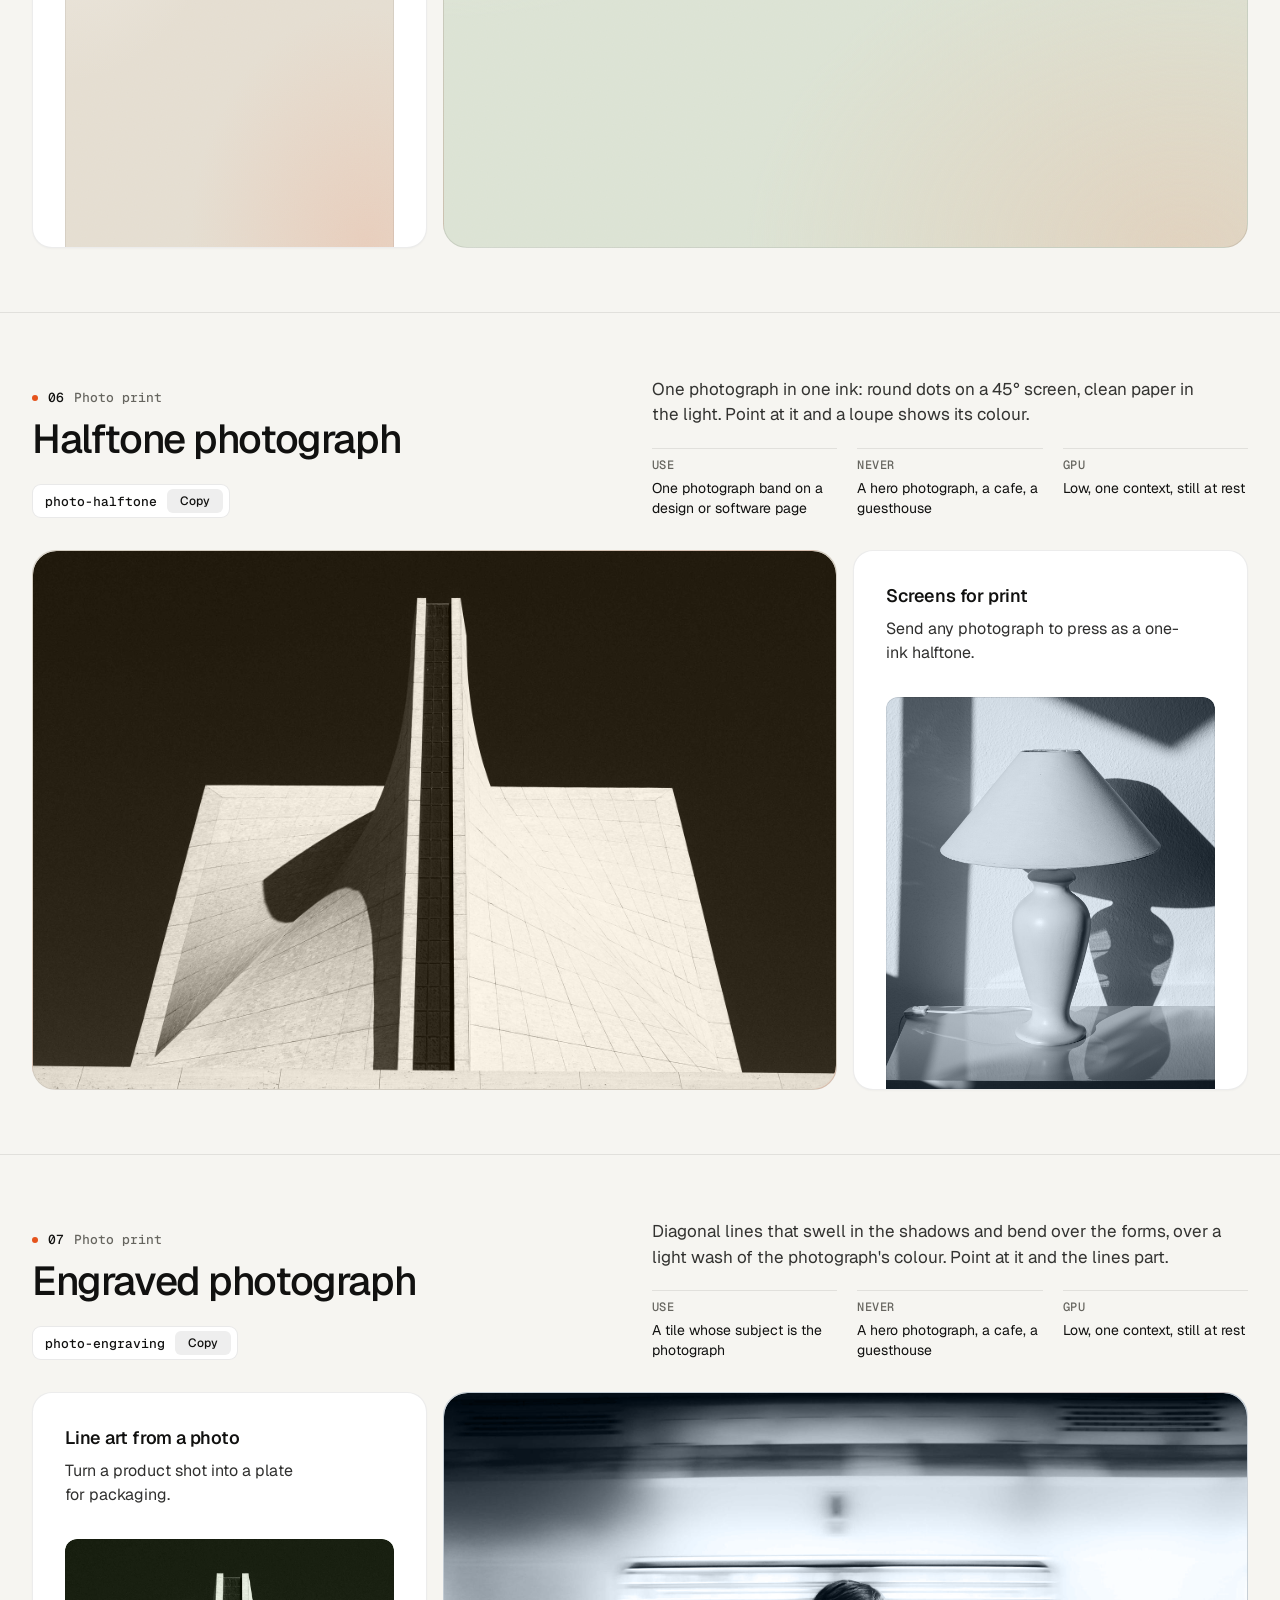
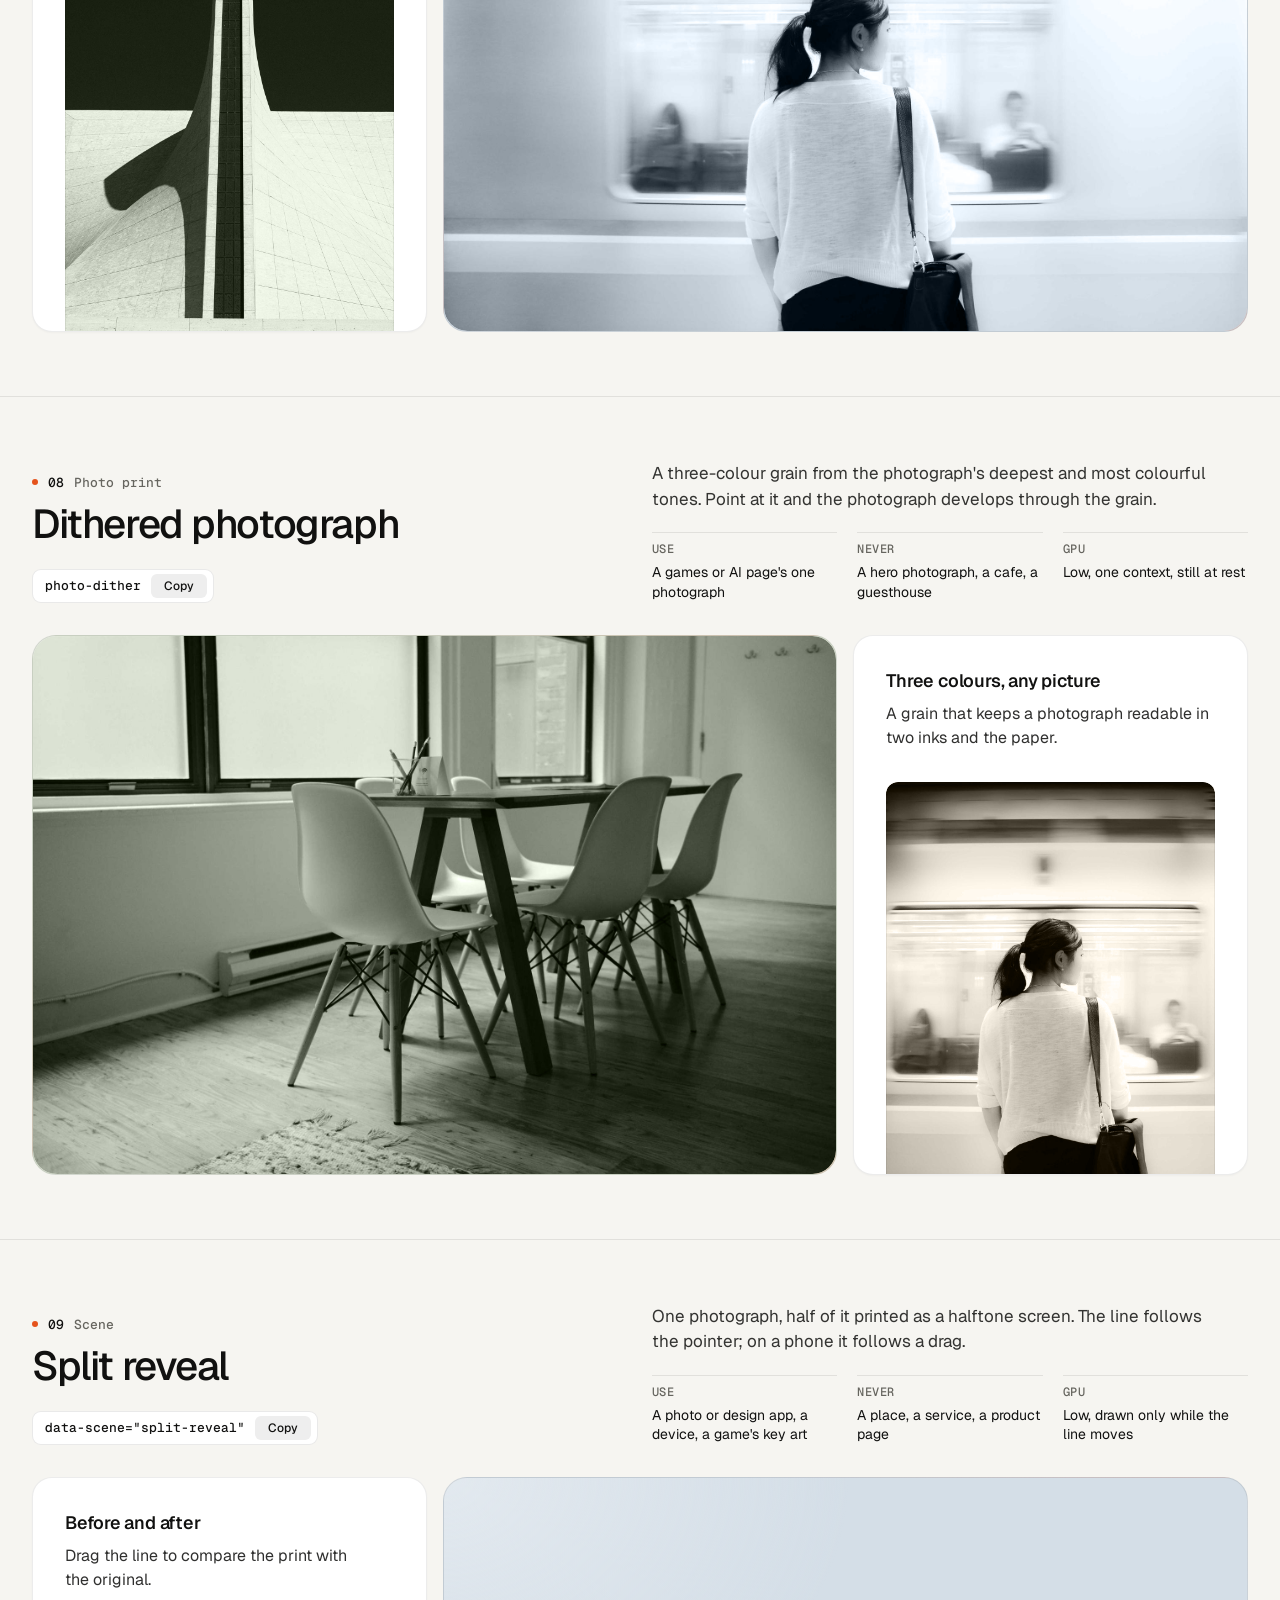
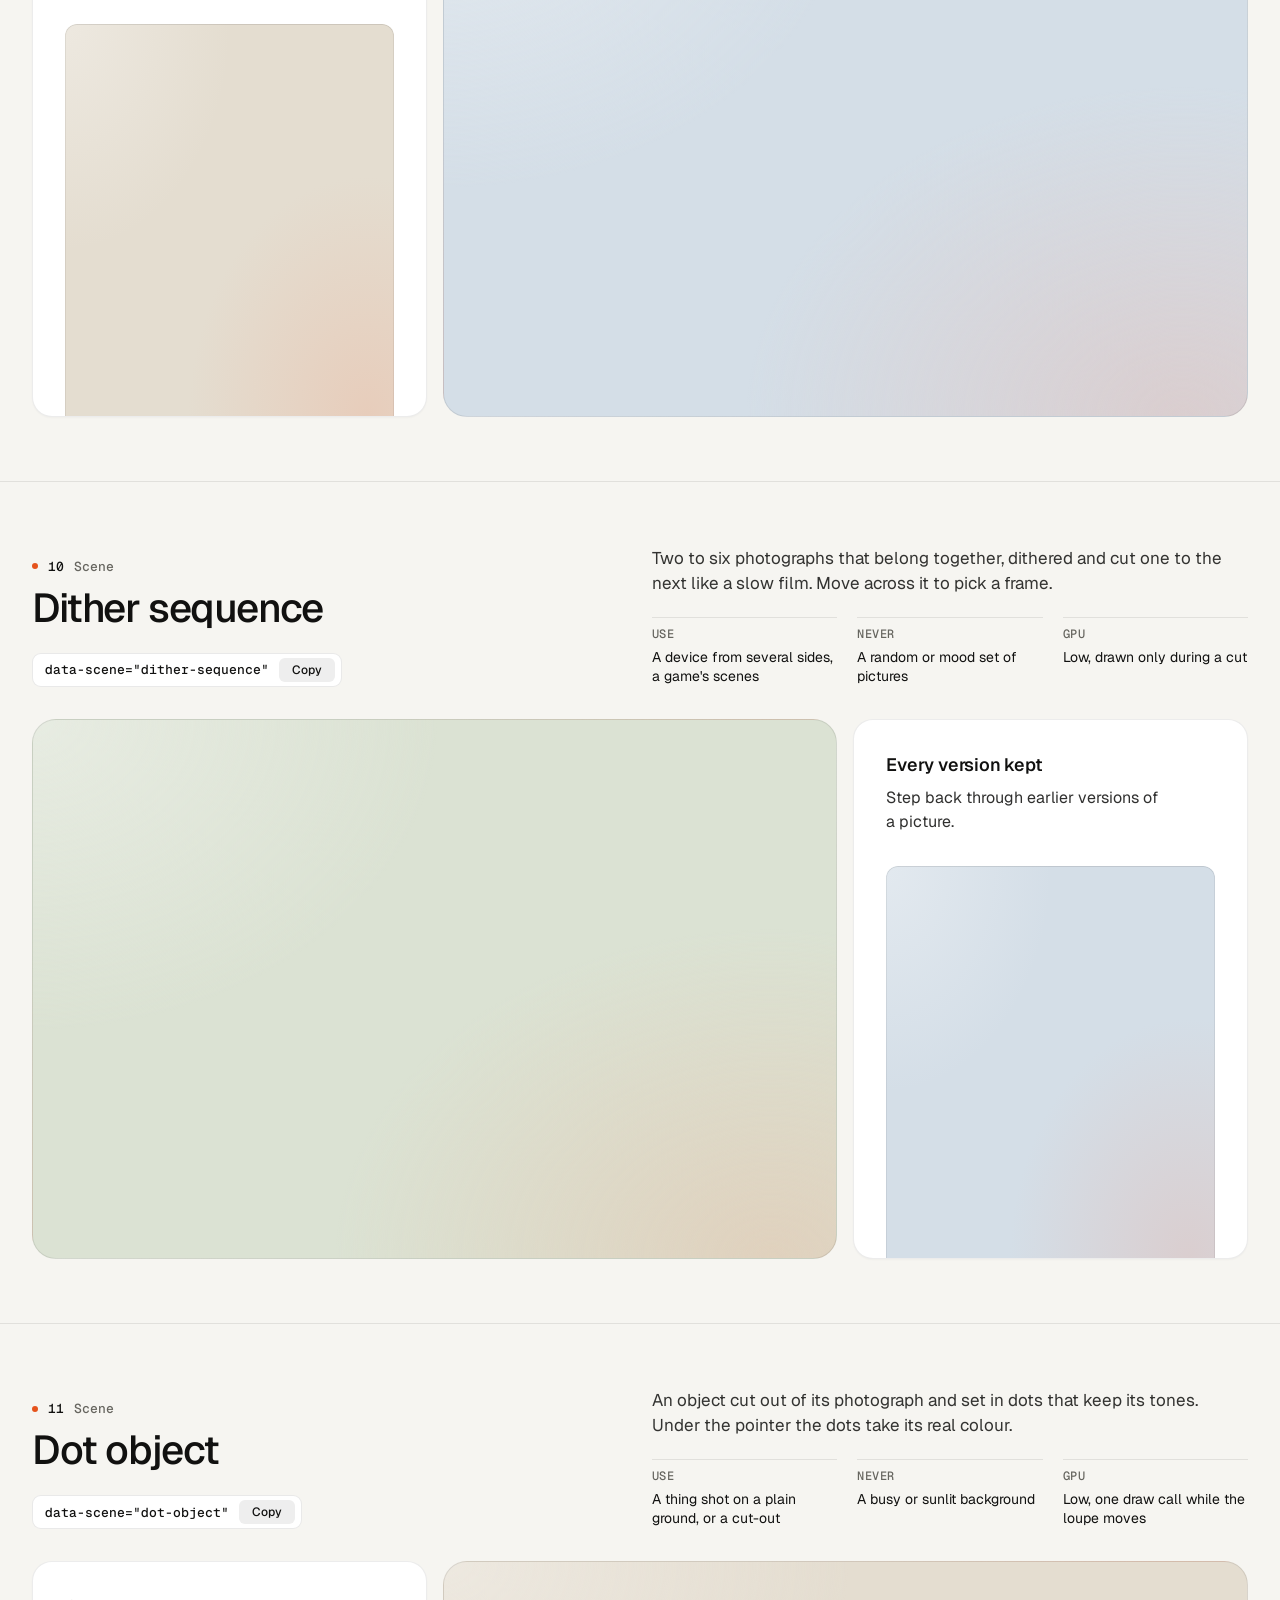
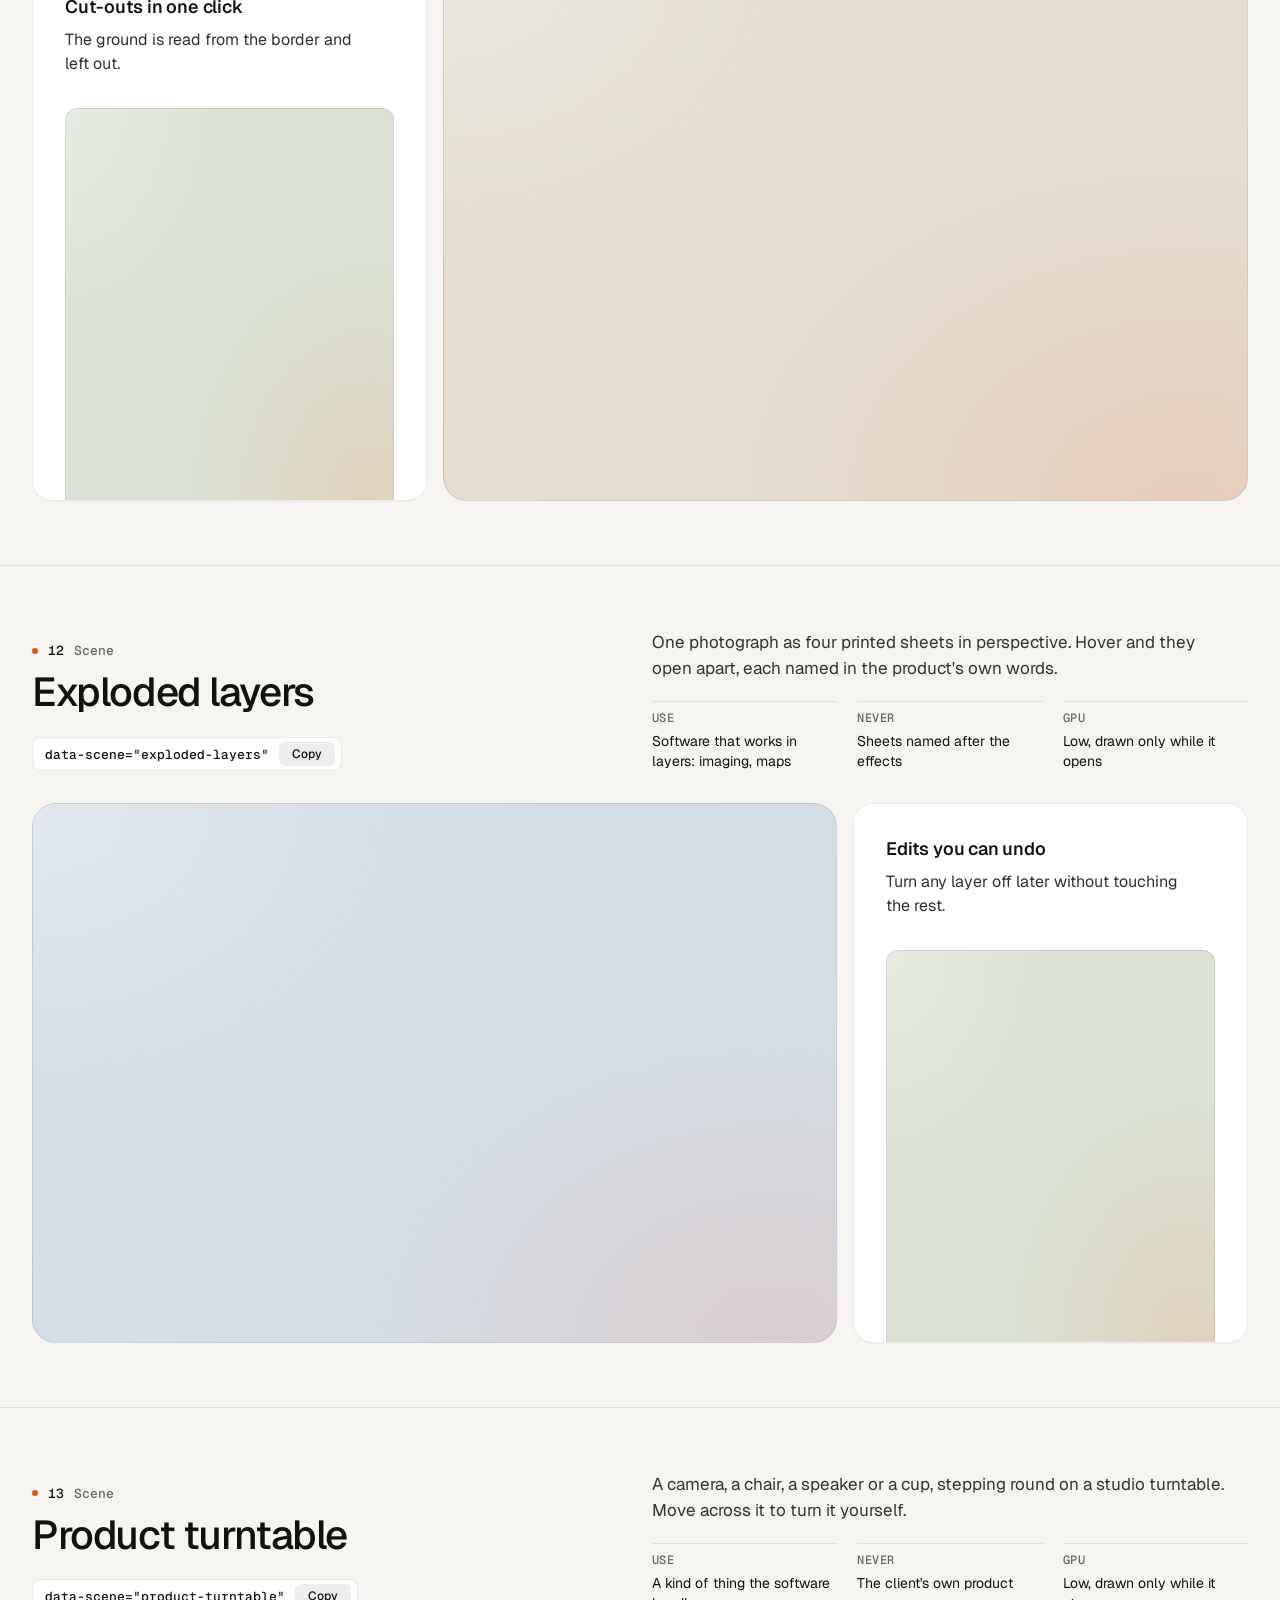
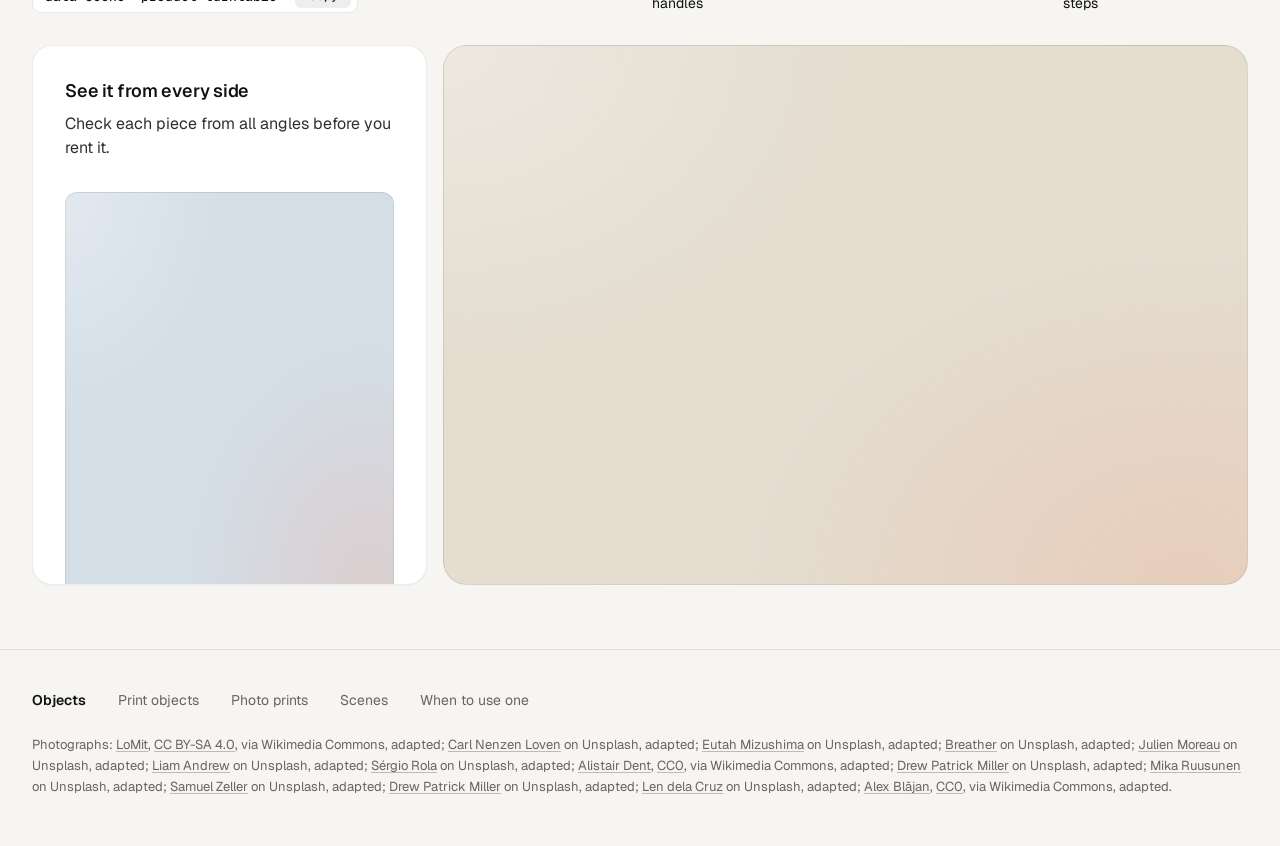
<file: .claude/skills/design-taste-frontend/assets/objects/index.html>
<!doctype html>
<html lang="en" data-palette="paper">
<head>
<script>window.__tpGlMax = 16;   /* a gallery shows many live effects at once; a page of a site keeps the default 4 (fx.js) */</script>
<meta charset="utf-8">
<meta name="viewport" content="width=device-width, initial-scale=1">
<title>Objects</title>
<meta name="description" content="Thirteen objects for one strong moment a page: products drawn in code, photographs printed by a shader, scenes that answer the pointer.">
<link rel="icon" href="data:,">
<link rel="preconnect" href="https://fonts.googleapis.com">
<link rel="preconnect" href="https://fonts.gstatic.com" crossorigin>
<link href="https://fonts.googleapis.com/css2?family=Geist:wght@300..700&family=Geist+Mono:wght@400;500&display=swap" rel="stylesheet">
<link rel="stylesheet" href="../ui/base.css">
<link rel="stylesheet" href="../ui/cards.css">
<style>
  /* palettes: page tokens, four grounds (--g1 sand, --g2 sky, --g3 sage, --g4 deep) and the globe's sea */
  :root {
    --font-text: "Geist", system-ui, sans-serif; --font-mono: "Geist Mono", ui-monospace, monospace;
    --ease: cubic-bezier(.2, .7, .2, 1);
    --gutter: 32px; --max: 1312px;
  }
  [data-palette="paper"] { --bg: #f6f5f1; --card: #ffffff; --surface: #ffffff; --ink: #111110; --muted: #66655f; --accent: #e5531c; --accent-ink: #ffffff;
    --g1: #e4ddd0; --g2: #d4dee7; --g3: #dbe2d3; --g4: #1a2230; --sea: #2f6aa8; --line: rgb(17 17 16 / 0.09); }
  [data-palette="stone"] { --bg: #e6e5e1; --card: #f3f2ef; --surface: #f3f2ef; --ink: #1a1b1d; --muted: #5d5e62; --accent: #2456d6; --accent-ink: #ffffff;
    --g1: #d6d5d0; --g2: #c9d4df; --g3: #dad3c6; --g4: #1d2633; --sea: #2456d6; --line: rgb(26 27 29 / 0.1); }
  [data-palette="graphite"] { --bg: #0b0b0c; --card: #141416; --surface: #141416; --ink: #f2f2ef; --muted: #96979c; --accent: #ff7a3c; --accent-ink: #120c08;
    --g1: #1e1d1b; --g2: #17202a; --g3: #1b201b; --g4: #23262c; --sea: #4f9be0; --line: rgb(242 242 239 / 0.09); }
  [data-palette="night"] { --bg: #070b14; --card: #0e1420; --surface: #0e1420; --ink: #e9edf3; --muted: #8b94a4; --accent: #5ab9fc; --accent-ink: #07101a;
    --g1: #121a29; --g2: #0f2231; --g3: #16202b; --g4: #1b2536; --sea: #5ab9fc; --line: rgb(233 237 243 / 0.09); }

  * { box-sizing: border-box; }
  html { scroll-padding-top: 64px; }
  html, body { margin: 0; }
  body { font-family: var(--font-text); background: var(--bg); color: var(--ink); -webkit-font-smoothing: antialiased; font-size: 16px; line-height: 1.5;
    transition: background-color 320ms var(--ease), color 320ms var(--ease); }
  a { color: inherit; }
  .wrap { max-width: var(--max); margin: 0 auto; padding: 0 var(--gutter); }

  /* ------------------------------------------------ the bar */
  .bar { position: sticky; top: 0; z-index: 30; background: color-mix(in oklab, var(--bg) 84%, transparent); backdrop-filter: blur(16px) saturate(1.2); border-bottom: 1px solid var(--line); }
  .bar__in { height: 64px; display: flex; align-items: center; gap: 32px; }
  .brand { display: inline-flex; align-items: center; gap: 10px; font-weight: 600; font-size: 15px; letter-spacing: -0.01em; text-decoration: none; }
  .brand svg { width: 22px; height: 22px; }
  .brand svg .a { fill: var(--accent); transition: transform 420ms var(--ease); transform-origin: 11px 11px; }
  .brand:hover svg .a { transform: rotate(90deg); }
  .nav { display: flex; gap: 24px; font-size: 14px; }
  .nav a { position: relative; text-decoration: none; color: var(--muted); transition: color 180ms ease; padding: 6px 0; }
  .nav a::after { content: ""; position: absolute; left: 0; right: 0; bottom: 0; height: 1px; background: currentColor; transform: scaleX(0); transform-origin: left; transition: transform 260ms var(--ease); }
  .nav a:hover { color: var(--ink); }
  .nav a:hover::after { transform: scaleX(1); }
  .sp { flex: 1; }
  .swatches { display: flex; align-items: center; gap: 6px; padding: 4px; border-radius: 999px; border: 1px solid var(--line); background: var(--card); }
  .sw { position: relative; width: 26px; height: 26px; border-radius: 50%; border: 0; padding: 0; cursor: pointer; background: linear-gradient(135deg, var(--s-bg) 0 50%, var(--s-ac) 50% 100%);
    box-shadow: inset 0 0 0 1px rgb(0 0 0 / 0.12); transition: transform 200ms var(--ease); }
  .sw::after { content: ""; position: absolute; inset: -3px; border-radius: 50%; box-shadow: 0 0 0 1.5px var(--ink); opacity: 0; transform: scale(0.8); transition: opacity 200ms ease, transform 260ms var(--ease); }
  .sw:hover { transform: scale(1.08); }
  .sw:active { transform: scale(0.94); }
  .sw[aria-pressed="true"]::after { opacity: 1; transform: scale(1); }
  .sw:focus-visible { outline: 2px solid var(--ink); outline-offset: 3px; }
  .sw-label { font-size: 13px; color: var(--muted); min-width: 60px; text-align: right; }

  /* ------------------------------------------------ grounds: a soft lit mesh of the ground's own tone, a fine grain */
  .gr, .card > .panel.gr { --calm-k: 0%; background-color: var(--pg);
    background-image:
      radial-gradient(80% 90% at 92% 100%, color-mix(in oklab, var(--accent) 13%, var(--pg)), transparent 68%),
      radial-gradient(70% 80% at 0% 0%, color-mix(in oklab, var(--lift, #ffffff) var(--lift-k, 34%), var(--pg)), transparent 72%); }
  .gr.dk, [data-palette="graphite"] .gr, [data-palette="night"] .gr { --lift: #ffffff; --lift-k: 6%; }
  .grain { position: absolute; inset: 0; z-index: 0; pointer-events: none; opacity: .32; mix-blend-mode: soft-light; border-radius: inherit;
    background-image: url("data:image/svg+xml;utf8,<svg xmlns='http://www.w3.org/2000/svg' width='160' height='160'><filter id='n'><feTurbulence type='fractalNoise' baseFrequency='.85' numOctaves='2' stitchTiles='stitch'/><feColorMatrix values='0 0 0 0 .5  0 0 0 0 .5  0 0 0 0 .5  0 0 0 .9 0'/></filter><rect width='100%' height='100%' filter='url(%23n)'/></svg>"); }
  .slot { position: absolute; inset: 0; z-index: 1; border-radius: inherit; }
  .slot > .host { position: absolute; inset: 0; border-radius: inherit; overflow: hidden; }

  /* ------------------------------------------------ hero */
  .hero { min-height: calc(100svh - 64px); display: grid; align-items: center; padding: 56px 0; }
  .hero__grid { display: grid; grid-template-columns: repeat(12, minmax(0, 1fr)); gap: 24px; align-items: center; }
  .hero__copy { grid-column: 1 / span 5; }
  .hero h1 { margin: 0; font-size: clamp(44px, 3.4vw + 12px, 72px); line-height: 1.02; letter-spacing: -0.045em; font-weight: 520; text-wrap: balance; }
  .hero__lede { margin: 24px 0 0; font-size: 19px; line-height: 1.5; color: var(--muted); max-width: 40ch; text-wrap: pretty; }
  .index { margin: 40px 0 0; padding: 0; list-style: none; border-top: 1px solid var(--line); max-width: 460px; }
  .index a { display: grid; grid-template-columns: 1fr auto 20px; align-items: center; gap: 16px; padding: 14px 0; border-bottom: 1px solid var(--line); text-decoration: none; font-size: 16px; font-weight: 500; }
  .index a span { font: 500 13px/1 var(--font-mono); color: var(--muted); }
  .index a svg { width: 16px; height: 16px; transition: transform 260ms var(--ease); }
  .index a:hover svg { transform: translateX(4px); }
  .hero__pics { grid-column: 7 / span 6; display: grid; grid-template-columns: 1fr 1fr; gap: 16px; height: min(70svh, 660px); min-height: 440px; }
  .pic { position: relative; overflow: clip; border-radius: 20px; border: 1px solid var(--line); isolation: isolate; }
  .pic img { position: absolute; inset: 0; width: 100%; height: 100%; object-fit: cover; object-position: 50% 42%; display: block; }
  .pic--down { margin-top: 48px; }

  /* ------------------------------------------------ an object, one screen */
  .obj { min-height: calc(100svh - 64px); display: grid; align-content: center; padding: 64px 0; border-top: 1px solid var(--line); }
  .obj__head { display: grid; grid-template-columns: repeat(12, minmax(0, 1fr)); gap: 24px; align-items: end; margin-bottom: 32px; }
  .obj__title { grid-column: 1 / span 5; }
  .obj__n { margin: 0 0 14px; font: 500 13px/1 var(--font-mono); color: var(--muted); display: flex; gap: 10px; align-items: center; }
  .obj__n b { color: var(--ink); font-weight: 500; }
  .obj__n i { width: 6px; height: 6px; border-radius: 50%; background: var(--accent); display: inline-block; }
  .obj h2 { margin: 0; font-size: clamp(34px, 1.9vw + 16px, 52px); line-height: 1.04; letter-spacing: -0.035em; font-weight: 520; text-wrap: balance; }
  .obj__about { grid-column: 7 / span 6; }
  .obj__line { margin: 0; font-size: 17px; line-height: 1.5; color: color-mix(in oklab, var(--ink) 82%, var(--bg)); max-width: 52ch; text-wrap: pretty; }
  .facts { display: grid; grid-template-columns: repeat(3, minmax(0, 1fr)); gap: 20px; margin: 20px 0 0; }
  .facts div { border-top: 1px solid var(--line); padding-top: 10px; }
  .facts dt { font: 500 12px/1 var(--font-mono); color: var(--muted); text-transform: uppercase; letter-spacing: .04em; }
  .facts dd { margin: 8px 0 0; font-size: 14px; line-height: 1.4; }
  .copy { margin-top: 24px; display: inline-flex; align-items: center; gap: 10px; height: 34px; padding: 0 6px 0 12px; border-radius: 9px; border: 1px solid var(--line);
    background: var(--card); color: var(--ink); font: 500 13px/1 var(--font-mono); cursor: pointer; transition: border-color 180ms ease, transform 160ms var(--ease); }
  .copy:hover { border-color: color-mix(in oklab, var(--ink) 24%, transparent); }
  .copy:active { transform: scale(0.97); }
  .copy:focus-visible { outline: 2px solid var(--ink); outline-offset: 2px; }
  .copy em { font-style: normal; display: inline-grid; place-items: center; height: 24px; padding: 0 8px; border-radius: 6px; background: color-mix(in oklab, var(--ink) 7%, transparent); font-family: var(--font-text); font-size: 12px; overflow: hidden; }
  .copy em span { grid-area: 1 / 1; transition: transform 260ms var(--ease), opacity 200ms ease; }
  .copy em span + span { transform: translateY(110%); opacity: 0; }
  .copy.done em span:first-child { transform: translateY(-110%); opacity: 0; }
  .copy.done em span + span { transform: none; opacity: 1; }

  .duo { display: grid; grid-template-columns: repeat(12, minmax(0, 1fr)); gap: 16px; height: clamp(400px, calc(100svh - 360px), 600px); }
  .big { grid-column: 1 / span 8; position: relative; overflow: clip; isolation: isolate; border-radius: 24px; border: 1px solid var(--line); }
  .duo .card { grid-column: 9 / span 4; }
  .obj:nth-of-type(even) .big { grid-column: 5 / span 8; grid-row: 1; }
  .obj:nth-of-type(even) .duo .card { grid-column: 1 / span 4; grid-row: 1; }
  .duo .card > .panel { flex: 1 1 auto; min-height: 0; }

  /* ------------------------------------------------ footer */
  .foot { border-top: 1px solid var(--line); padding: 40px 0 48px; font-size: 14px; color: var(--muted); }
  .foot__row { display: flex; flex-wrap: wrap; gap: 12px 32px; align-items: baseline; }
  .foot__row b { color: var(--ink); font-weight: 600; }
  .foot__row a { text-decoration: none; }
  .foot__row a:hover { color: var(--ink); }
  .credits { margin: 24px 0 0; font-size: 13px; line-height: 1.6; color: var(--muted); }
  .credits a { text-decoration: underline; text-decoration-color: color-mix(in oklab, currentColor 40%, transparent); text-underline-offset: 2px; }

  @media (max-width: 1023px) {
    .hero__copy, .hero__pics { grid-column: 1 / -1; }
    .hero__pics { height: auto; min-height: 0; }
    .pic { aspect-ratio: 3 / 4; }
    .obj__title, .obj__about { grid-column: 1 / -1; }
    .duo { height: auto; grid-template-columns: minmax(0, 1fr); }
    .big, .duo .card, .obj:nth-of-type(even) .big, .obj:nth-of-type(even) .duo .card { grid-column: 1 / -1; grid-row: auto; }
    .big { aspect-ratio: 4 / 3; }
    .duo .card > .panel { flex: none; height: 320px; }
  }
  @media (max-width: 760px) {
    :root { --gutter: 16px; }
    .nav, .sw-label { display: none; }
    .hero { padding: 32px 0 40px; }
    .hero__lede { font-size: 17px; }
    .hero__pics { gap: 10px; }
    .pic { border-radius: 16px; }
    .pic--down { margin-top: 28px; }
    .obj { padding: 72px 0; min-height: 0; }
    .obj .wrap { display: flex; flex-direction: column; }
    .obj__head, .obj__about { display: contents; }
    .obj__title { order: 1; margin-bottom: 16px; }
    .obj__line { order: 2; margin-bottom: 28px; }
    .duo { order: 3; }
    .facts { order: 4; margin-top: 28px; }
    .copy, .index { display: none; }
    .facts { grid-template-columns: minmax(0, 1fr); gap: 0; }
    .facts div { display: grid; grid-template-columns: 96px 1fr; gap: 12px; padding: 10px 0; }
    .facts dd { margin: 0; }
    .big { aspect-ratio: 4 / 5; border-radius: 18px; }
    .duo .card > .panel { height: 300px; }
  }
  @media (prefers-reduced-motion: reduce) { *, *::before, *::after { transition-duration: 0ms !important; } }
</style>
</head>
<body>
<header class="bar">
  <div class="wrap bar__in">
    <a class="brand" href="#top" aria-label="Objects, back to the top">
      <svg viewBox="0 0 22 22" aria-hidden="true"><rect x="1" y="1" width="20" height="20" rx="6" fill="currentColor"/><rect class="a" x="7" y="7" width="8" height="8" rx="2"/></svg>
      Objects
    </a>
    <nav class="nav" aria-label="Families">
      <a href="#print-cup">Print objects</a>
      <a href="#photo-halftone">Photo prints</a>
      <a href="#split-reveal">Scenes</a>
    </nav>
    <span class="sp"></span>
    <span class="sw-label" id="sw-label">Paper</span>
    <div class="swatches" role="group" aria-label="Palette">
      <button type="button" class="sw" data-pal="paper" aria-label="Paper" aria-pressed="true" style="--s-bg:#f6f5f1;--s-ac:#e5531c"></button>
      <button type="button" class="sw" data-pal="stone" aria-label="Stone" aria-pressed="false" style="--s-bg:#e6e5e1;--s-ac:#2456d6"></button>
      <button type="button" class="sw" data-pal="graphite" aria-label="Graphite" aria-pressed="false" style="--s-bg:#141416;--s-ac:#ff7a3c"></button>
      <button type="button" class="sw" data-pal="night" aria-label="Night" aria-pressed="false" style="--s-bg:#0e1420;--s-ac:#5ab9fc"></button>
    </div>
  </div>
</header>

<main id="top">
  <section class="hero">
    <div class="wrap hero__grid">
      <div class="hero__copy">
        <h1>Objects for one strong moment a page.</h1>
        <p class="hero__lede">Products drawn in code, photographs printed by a shader, and scenes that answer the pointer. A photograph leads where there is one. An object leads where there is none.</p>
        <ul class="index">
          <li><a href="#print-cup">Print objects <span>05</span><svg viewBox="0 0 16 16" fill="none" stroke="currentColor" stroke-width="1.5" aria-hidden="true"><path d="M3 8h10M9 4l4 4-4 4"/></svg></a></li>
          <li><a href="#photo-halftone">Photo prints <span>03</span><svg viewBox="0 0 16 16" fill="none" stroke="currentColor" stroke-width="1.5" aria-hidden="true"><path d="M3 8h10M9 4l4 4-4 4"/></svg></a></li>
          <li><a href="#split-reveal">Scenes <span>05</span><svg viewBox="0 0 16 16" fill="none" stroke="currentColor" stroke-width="1.5" aria-hidden="true"><path d="M3 8h10M9 4l4 4-4 4"/></svg></a></li>
        </ul>
      </div>
      <div class="hero__pics">
        <div class="pic"><img src="photo-kit/photos/lamp.jpg" width="1280" height="1757" alt="Cream ceramic table lamp on a glossy side table in low sun" decoding="async"></div>
        <article class="pic pic--down gr" style="--pg: var(--g1)" aria-label="A balanced-arm desk lamp">
          <div class="grain"></div>
          <div class="slot" data-slot='{"kind":"print","id":"print-lamp","place":"card","ground":"g1","params":{"size":1.06,"x":-0.08,"y":-0.2}}'></div>
        </article>
      </div>
    </div>
  </section>

  <!-- ===================================================== print objects -->
  <section class="obj" id="print-cup">
    <div class="wrap">
      <div class="obj__head">
        <div class="obj__title"><p class="obj__n"><i></i><b>01</b> Print object</p><h2>Cup and saucer</h2>
          <button type="button" class="copy" data-copy='<div data-print="print-cup" data-print-place="card"></div>'>data-print="print-cup"<em><span>Copy</span><span>Copied</span></em></button></div>
        <div class="obj__about">
          <p class="obj__line">A porcelain cup of coffee on its saucer, the glaze in your accent. Click it to stir.</p>
          <dl class="facts"><div><dt>Leads</dt><dd>A tableware maker with no photographs</dd></div><div><dt>As a print</dt><dd>A software card about a morning</dd></div><div><dt>GPU</dt><dd>High while it turns, one frame at rest</dd></div></dl>
        </div>
      </div>
      <div class="duo">
        <article class="big gr" style="--pg: var(--g1)"><div class="grain"></div>
          <div class="slot" data-slot='{"kind":"print","id":"print-cup","place":"hero","ground":"g1","params":{"size":0.96,"x":0.16,"y":-0.04}}'></div></article>
        <article class="card"><h3>Morning digest</h3><p>One email at 8:00 with everything that changed overnight.</p>
          <div class="panel gr" style="--pg: var(--g2)"><div class="grain"></div>
            <div class="slot" data-slot='{"kind":"print","id":"print-cup","place":"card","ground":"g2","params":{"effect":"halftone","turn":0}}'></div></div></article>
      </div>
    </div>
  </section>

  <section class="obj" id="print-wheel">
    <div class="wrap">
      <div class="obj__head">
        <div class="obj__title"><p class="obj__n"><i></i><b>02</b> Print object</p><h2>Bicycle wheel</h2>
          <button type="button" class="copy" data-copy='<div data-print="print-wheel" data-print-place="card"></div>'>data-print="print-wheel"<em><span>Copy</span><span>Copied</span></em></button></div>
        <div class="obj__about">
          <p class="obj__line">A road wheel with a tan-wall tyre, an alloy rim and 24 spokes, the hub in your accent. Click it to spin it up.</p>
          <dl class="facts"><div><dt>Leads</dt><dd>A maker of wheels or hubs, never a whole bike</dd></div><div><dt>As a print</dt><dd>A card about speed or a mechanism</dd></div><div><dt>GPU</dt><dd>High while it turns, one frame at rest</dd></div></dl>
        </div>
      </div>
      <div class="duo">
        <article class="big gr" style="--pg: var(--g2)"><div class="grain"></div>
          <div class="slot" data-slot='{"kind":"print","id":"print-wheel","place":"card","ground":"g2","params":{"size":1.34,"x":-0.08,"y":-0.3}}'></div></article>
        <article class="card"><h3>Background sync</h3><p>Runs every five minutes, whether the app is open or not.</p>
          <div class="panel gr" style="--pg: var(--g3)"><div class="grain"></div>
            <div class="slot" data-slot='{"kind":"print","id":"print-wheel","place":"card","ground":"g3","params":{"effect":"halftone","turn":0}}'></div></div></article>
      </div>
    </div>
  </section>

  <section class="obj" id="print-lamp">
    <div class="wrap">
      <div class="obj__head">
        <div class="obj__title"><p class="obj__n"><i></i><b>03</b> Print object</p><h2>Desk lamp</h2>
          <button type="button" class="copy" data-copy='<div data-print="print-lamp" data-print-place="card"></div>'>data-print="print-lamp"<em><span>Copy</span><span>Copied</span></em></button></div>
        <div class="obj__about">
          <p class="obj__line">A balanced-arm desk lamp on chrome springs, the base and shade enamelled in your accent. Click it to switch it on.</p>
          <dl class="facts"><div><dt>Leads</dt><dd>A lighting maker with no photographs</dd></div><div><dt>As a print</dt><dd>A card about focus or working late</dd></div><div><dt>GPU</dt><dd>High while it moves, one frame at rest</dd></div></dl>
        </div>
      </div>
      <div class="duo">
        <article class="big gr" style="--pg: var(--g3)"><div class="grain"></div>
          <div class="slot" data-slot='{"kind":"print","id":"print-lamp","place":"hero","ground":"g3","params":{"size":0.98,"x":0.14,"y":-0.06,"angle":-24}}'></div></article>
        <article class="card"><h3>Focus mode</h3><p>Alerts wait until you switch it off.</p>
          <div class="panel gr dk" style="--pg: var(--g4)"><div class="grain"></div>
            <div class="slot" data-slot='{"kind":"print","id":"print-lamp","place":"card","ground":"g4","params":{"effect":"dither","step":1,"turn":0}}' aria-label="A desk lamp, switched on"></div></div></article>
      </div>
    </div>
  </section>

  <section class="obj" id="print-globe">
    <div class="wrap">
      <div class="obj__head">
        <div class="obj__title"><p class="obj__n"><i></i><b>04</b> Print object</p><h2>Desk globe</h2>
          <button type="button" class="copy" data-copy='<div data-print="print-globe" data-print-place="card" data-print-params=&apos;{"effect":"engrave"}&apos;></div>'>data-print="print-globe"<em><span>Copy</span><span>Copied</span></em></button></div>
        <div class="obj__about">
          <p class="obj__line">A desk globe with the real coastlines, a brass meridian and a walnut stand. Its sea takes a blue or teal accent. Click it to spin.</p>
          <dl class="facts"><div><dt>Leads</dt><dd>A maker of globes or maps</dd></div><div><dt>As a print</dt><dd>A card about regions or shipping</dd></div><div><dt>GPU</dt><dd>High while it turns, one frame at rest</dd></div></dl>
        </div>
      </div>
      <div class="duo">
        <article class="big gr" style="--pg: var(--g2)"><div class="grain"></div>
          <div class="slot" data-slot='{"kind":"print","id":"print-globe","place":"card","ground":"g2","sea":true,"params":{"size":1.3,"x":-0.1,"y":-0.3}}'></div></article>
        <article class="card"><h3>14 regions</h3><p>Pick where your data lives. Move it later in two clicks.</p>
          <div class="panel gr dk" style="--pg: var(--g4)"><div class="grain"></div>
            <div class="slot" data-slot='{"kind":"print","id":"print-globe","place":"card","ground":"g4","sea":true,"params":{"effect":"engrave","turn":0}}'></div></div></article>
      </div>
    </div>
  </section>

  <section class="obj" id="print-cards">
    <div class="wrap">
      <div class="obj__head">
        <div class="obj__title"><p class="obj__n"><i></i><b>05</b> Print object</p><h2>Playing cards</h2>
          <button type="button" class="copy" data-copy='<div data-print="print-cards" data-print-place="card"></div>'>data-print="print-cards"<em><span>Copy</span><span>Copied</span></em></button></div>
        <div class="obj__about">
          <p class="obj__line">A stack of playing cards, the ace of diamonds face up and the backs in your accent. Click to fan them out.</p>
          <dl class="facts"><div><dt>Leads</dt><dd>A maker of card or board games</dd></div><div><dt>As a print</dt><dd>A games card about a hand or a deal</dd></div><div><dt>GPU</dt><dd>High while it moves, one frame at rest</dd></div></dl>
        </div>
      </div>
      <div class="duo">
        <article class="big gr" style="--pg: var(--g3)"><div class="grain"></div>
          <div class="slot" data-slot='{"kind":"print","id":"print-cards","place":"hero","ground":"g3","params":{"size":0.98,"x":0.16,"y":-0.04}}'></div></article>
        <article class="card"><h3>Fair draws</h3><p>Every shuffle is logged, so any player can check a deal.</p>
          <div class="panel gr" style="--pg: var(--g1)"><div class="grain"></div>
            <div class="slot" data-slot='{"kind":"print","id":"print-cards","place":"card","ground":"g1","params":{"effect":"halftone","turn":0}}'></div></div></article>
      </div>
    </div>
  </section>

  <!-- ===================================================== photo prints -->
  <section class="obj" id="photo-halftone">
    <div class="wrap">
      <div class="obj__head">
        <div class="obj__title"><p class="obj__n"><i></i><b>06</b> Photo print</p><h2>Halftone photograph</h2>
          <button type="button" class="copy" data-copy="import print from './assets/objects/photo-halftone/object.js'; print.mount(frame, { palette: fx.readPalette(frame) });">photo-halftone<em><span>Copy</span><span>Copied</span></em></button></div>
        <div class="obj__about">
          <p class="obj__line">One photograph in one ink: round dots on a 45° screen, clean paper in the light. Point at it and a loupe shows its colour.</p>
          <dl class="facts"><div><dt>Use</dt><dd>One photograph band on a design or software page</dd></div><div><dt>Never</dt><dd>A hero photograph, a cafe, a guesthouse</dd></div><div><dt>GPU</dt><dd>Low, one context, still at rest</dd></div></dl>
        </div>
      </div>
      <div class="duo">
        <article class="big gr" style="--pg: var(--g1)">
          <div class="slot" data-slot='{"kind":"photo","id":"photo-halftone","ground":"g1","photo":"concrete"}'></div></article>
        <article class="card"><h3>Screens for print</h3><p>Send any photograph to press as a one-ink halftone.</p>
          <div class="panel gr" style="--pg: var(--g2)">
            <div class="slot" data-slot='{"kind":"photo","id":"photo-halftone","ground":"g2","photo":"lamp","params":{"tint":1}}'></div></div></article>
      </div>
    </div>
  </section>

  <section class="obj" id="photo-engraving">
    <div class="wrap">
      <div class="obj__head">
        <div class="obj__title"><p class="obj__n"><i></i><b>07</b> Photo print</p><h2>Engraved photograph</h2>
          <button type="button" class="copy" data-copy="import print from './assets/objects/photo-engraving/object.js'; print.mount(frame, { palette: fx.readPalette(frame) });">photo-engraving<em><span>Copy</span><span>Copied</span></em></button></div>
        <div class="obj__about">
          <p class="obj__line">Diagonal lines that swell in the shadows and bend over the forms, over a light wash of the photograph's colour. Point at it and the lines part.</p>
          <dl class="facts"><div><dt>Use</dt><dd>A tile whose subject is the photograph</dd></div><div><dt>Never</dt><dd>A hero photograph, a cafe, a guesthouse</dd></div><div><dt>GPU</dt><dd>Low, one context, still at rest</dd></div></dl>
        </div>
      </div>
      <div class="duo">
        <article class="big gr" style="--pg: var(--g2)">
          <div class="slot" data-slot='{"kind":"photo","id":"photo-engraving","ground":"g2","photo":"platform","photoDark":"concrete"}'></div></article>
        <article class="card"><h3>Line art from a photo</h3><p>Turn a product shot into a plate for packaging.</p>
          <div class="panel gr" style="--pg: var(--g3)">
            <div class="slot" data-slot='{"kind":"photo","id":"photo-engraving","ground":"g3","photo":"concrete","photoDark":"room"}'></div></div></article>
      </div>
    </div>
  </section>

  <section class="obj" id="photo-dither">
    <div class="wrap">
      <div class="obj__head">
        <div class="obj__title"><p class="obj__n"><i></i><b>08</b> Photo print</p><h2>Dithered photograph</h2>
          <button type="button" class="copy" data-copy="import print from './assets/objects/photo-dither/object.js'; print.mount(frame, { palette: fx.readPalette(frame) });">photo-dither<em><span>Copy</span><span>Copied</span></em></button></div>
        <div class="obj__about">
          <p class="obj__line">A three-colour grain from the photograph's deepest and most colourful tones. Point at it and the photograph develops through the grain.</p>
          <dl class="facts"><div><dt>Use</dt><dd>A games or AI page's one photograph</dd></div><div><dt>Never</dt><dd>A hero photograph, a cafe, a guesthouse</dd></div><div><dt>GPU</dt><dd>Low, one context, still at rest</dd></div></dl>
        </div>
      </div>
      <div class="duo">
        <article class="big gr" style="--pg: var(--g3)">
          <div class="slot" data-slot='{"kind":"photo","id":"photo-dither","ground":"g3","photo":"room"}'></div></article>
        <article class="card"><h3>Three colours, any picture</h3><p>A grain that keeps a photograph readable in two inks and the paper.</p>
          <div class="panel gr" style="--pg: var(--g1)">
            <div class="slot" data-slot='{"kind":"photo","id":"photo-dither","ground":"g1","photo":"platform"}'></div></div></article>
      </div>
    </div>
  </section>

  <!-- ===================================================== scenes -->
  <section class="obj" id="split-reveal">
    <div class="wrap">
      <div class="obj__head">
        <div class="obj__title"><p class="obj__n"><i></i><b>09</b> Scene</p><h2>Split reveal</h2>
          <button type="button" class="copy" data-copy='<div data-scene="split-reveal" data-scene-src="assets/img/photo.jpg"></div>'>data-scene="split-reveal"<em><span>Copy</span><span>Copied</span></em></button></div>
        <div class="obj__about">
          <p class="obj__line">One photograph, half of it printed as a halftone screen. The line follows the pointer; on a phone it follows a drag.</p>
          <dl class="facts"><div><dt>Use</dt><dd>A photo or design app, a device, a game's key art</dd></div><div><dt>Never</dt><dd>A place, a service, a product page</dd></div><div><dt>GPU</dt><dd>Low, drawn only while the line moves</dd></div></dl>
        </div>
      </div>
      <div class="duo">
        <article class="big gr" style="--pg: var(--g2)">
          <div class="slot" data-slot='{"kind":"scene","id":"split-reveal","ground":"g2","src":"default"}'></div></article>
        <article class="card"><h3>Before and after</h3><p>Drag the line to compare the print with the original.</p>
          <div class="panel gr" style="--pg: var(--g1)">
            <div class="slot" data-slot='{"kind":"scene","id":"split-reveal","ground":"g1","src":"roof","params":{"side":"right","split":0.42}}'></div></div></article>
      </div>
    </div>
  </section>

  <section class="obj" id="dither-sequence">
    <div class="wrap">
      <div class="obj__head">
        <div class="obj__title"><p class="obj__n"><i></i><b>10</b> Scene</p><h2>Dither sequence</h2>
          <button type="button" class="copy" data-copy='<div data-scene="dither-sequence" data-scene-src=&apos;[{"src":"a.jpg"},{"src":"b.jpg"}]&apos;></div>'>data-scene="dither-sequence"<em><span>Copy</span><span>Copied</span></em></button></div>
        <div class="obj__about">
          <p class="obj__line">Two to six photographs that belong together, dithered and cut one to the next like a slow film. Move across it to pick a frame.</p>
          <dl class="facts"><div><dt>Use</dt><dd>A device from several sides, a game's scenes</dd></div><div><dt>Never</dt><dd>A random or mood set of pictures</dd></div><div><dt>GPU</dt><dd>Low, drawn only during a cut</dd></div></dl>
        </div>
      </div>
      <div class="duo">
        <article class="big gr" style="--pg: var(--g3)">
          <div class="slot" data-slot='{"kind":"scene","id":"dither-sequence","ground":"g3","src":"default"}'></div></article>
        <article class="card"><h3>Every version kept</h3><p>Step back through earlier versions of a picture.</p>
          <div class="panel gr" style="--pg: var(--g2)">
            <div class="slot" data-slot='{"kind":"scene","id":"dither-sequence","ground":"g2","src":"spirals","params":{"fit":"contain","autoplay":0}}'></div></div></article>
      </div>
    </div>
  </section>

  <section class="obj" id="dot-object">
    <div class="wrap">
      <div class="obj__head">
        <div class="obj__title"><p class="obj__n"><i></i><b>11</b> Scene</p><h2>Dot object</h2>
          <button type="button" class="copy" data-copy='<div data-scene="dot-object" data-scene-src="assets/img/object-on-white.jpg"></div>'>data-scene="dot-object"<em><span>Copy</span><span>Copied</span></em></button></div>
        <div class="obj__about">
          <p class="obj__line">An object cut out of its photograph and set in dots that keep its tones. Under the pointer the dots take its real colour.</p>
          <dl class="facts"><div><dt>Use</dt><dd>A thing shot on a plain ground, or a cut-out</dd></div><div><dt>Never</dt><dd>A busy or sunlit background</dd></div><div><dt>GPU</dt><dd>Low, one draw call while the loupe moves</dd></div></dl>
        </div>
      </div>
      <div class="duo">
        <article class="big gr" style="--pg: var(--g1)">
          <div class="slot" data-slot='{"kind":"scene","id":"dot-object","ground":"g1","src":"default"}'></div></article>
        <article class="card"><h3>Cut-outs in one click</h3><p>The ground is read from the border and left out.</p>
          <div class="panel gr" style="--pg: var(--g3)">
            <div class="slot" data-slot='{"kind":"scene","id":"dot-object","ground":"g3","src":"dahlia"}'></div></div></article>
      </div>
    </div>
  </section>

  <section class="obj" id="exploded-layers">
    <div class="wrap">
      <div class="obj__head">
        <div class="obj__title"><p class="obj__n"><i></i><b>12</b> Scene</p><h2>Exploded layers</h2>
          <button type="button" class="copy" data-copy='<div data-scene="exploded-layers" data-scene-src="assets/img/photo.jpg" data-scene-params=&apos;{"names":["Photo","Colour","Light","Depth"]}&apos;></div>'>data-scene="exploded-layers"<em><span>Copy</span><span>Copied</span></em></button></div>
        <div class="obj__about">
          <p class="obj__line">One photograph as four printed sheets in perspective. Hover and they open apart, each named in the product's own words.</p>
          <dl class="facts"><div><dt>Use</dt><dd>Software that works in layers: imaging, maps</dd></div><div><dt>Never</dt><dd>Sheets named after the effects</dd></div><div><dt>GPU</dt><dd>Low, drawn only while it opens</dd></div></dl>
        </div>
      </div>
      <div class="duo">
        <article class="big gr" style="--pg: var(--g2)">
          <div class="slot" data-slot='{"kind":"scene","id":"exploded-layers","ground":"g2","src":"default","params":{"names":["Photo","Colour","Light","Depth"]}}'></div></article>
        <article class="card"><h3>Edits you can undo</h3><p>Turn any layer off later without touching the rest.</p>
          <div class="panel gr" style="--pg: var(--g3)">
            <div class="slot" data-slot='{"kind":"scene","id":"exploded-layers","ground":"g3","src":"lattice"}'></div></div></article>
      </div>
    </div>
  </section>

  <section class="obj" id="product-turntable">
    <div class="wrap">
      <div class="obj__head">
        <div class="obj__title"><p class="obj__n"><i></i><b>13</b> Scene</p><h2>Product turntable</h2>
          <button type="button" class="copy" data-copy='<div data-scene="product-turntable" data-scene-params=&apos;{"form":"chair"}&apos;></div>'>data-scene="product-turntable"<em><span>Copy</span><span>Copied</span></em></button></div>
        <div class="obj__about">
          <p class="obj__line">A camera, a chair, a speaker or a cup, stepping round on a studio turntable. Move across it to turn it yourself.</p>
          <dl class="facts"><div><dt>Use</dt><dd>A kind of thing the software handles</dd></div><div><dt>Never</dt><dd>The client's own product</dd></div><div><dt>GPU</dt><dd>Low, drawn only while it steps</dd></div></dl>
        </div>
      </div>
      <div class="duo">
        <article class="big gr" style="--pg: var(--g1)">
          <div class="slot" data-slot='{"kind":"scene","id":"product-turntable","ground":"g1","params":{"form":"camera"}}' aria-label="A camera on a turntable"></div></article>
        <article class="card"><h3>See it from every side</h3><p>Check each piece from all angles before you rent it.</p>
          <div class="panel gr" style="--pg: var(--g2)">
            <div class="slot" data-slot='{"kind":"scene","id":"product-turntable","ground":"g2","params":{"form":"chair","start":-40,"autoplay":0}}' aria-label="A side chair"></div></div></article>
      </div>
    </div>
  </section>
</main>

<footer class="foot">
  <div class="wrap">
    <div class="foot__row">
      <b>Objects</b>
      <a href="_print-core/README.md">Print objects</a>
      <a href="photo-kit/README.md">Photo prints</a>
      <a href="_scenes/README.md">Scenes</a>
      <a href="../../references/effects-objects.md">When to use one</a>
    </div>
    <p class="credits" id="credits"></p>
  </div>
</footer>

<script type="module">
  /*
    The showcase's own mounting: every [data-slot] mounts when it comes near the screen and is destroyed
    when it leaves, and never more than MAX are mounted at once, so the page holds at most 4 live WebGL
    contexts (each mounted object holds one at most; still print objects hold none).
  */
  import fx from '../effects/fx.js';
  import { creditsLine } from './photo-kit/photo.js';
  import { DEFAULT_PHOTO as SPLIT } from './split-reveal/object.js';
  import { DEFAULT_SEQUENCE } from './dither-sequence/object.js';
  import { DEFAULT_PHOTO as TULIP } from './dot-object/object.js';
  import { DEFAULT_PHOTO as MIXER } from './exploded-layers/object.js';

  const MAX = 4, CAP = { print: 4, photo: 3, scene: 4 };
  const root = document.documentElement;
  const q = new URLSearchParams(location.search);
  const U = 'https://unsplash.com/license', CC0 = 'https://creativecommons.org/publicdomain/zero/1.0/';
  const SRC = {
    roof: { id: 618, ratio: 1.5, alt: 'Curving glass and steel lattice roof in black and white', by: 'Mika Ruusunen', licence: 'Unsplash licence', licenceUrl: U, page: 'https://unsplash.com/photos/ypVM8PnygUo' },
    lattice: { id: 893, ratio: 1.5, alt: 'Curved latticed building facade forming sweeping lines', by: 'Samuel Zeller', licence: 'Unsplash licence', licenceUrl: U, page: 'https://unsplash.com/photos/j0g8taxHZa0' },
    spirals: [
      { id: 949, ratio: 0.66, alt: 'A white spiral atrium under a glass dome, seen from below', by: 'Drew Patrick Miller', licence: 'Unsplash licence', licenceUrl: U, page: 'https://unsplash.com/photos/VLT62-JzddA' },
      { id: 679, ratio: 1, alt: 'Spiralling concrete curves around a small round window', by: 'Len dela Cruz', licence: 'Unsplash licence', licenceUrl: U, page: 'https://unsplash.com/photos/ScEKf8u7y-c' },
    ],
    dahlia: { id: 'commons-minimal-orange-dahlia', source: 'commons', ratio: 1.523, width: 5830, focus: [0.5, 0.5], alt: 'An orange dahlia on a black ground', by: 'Alex Blăjan', licence: 'CC0', licenceUrl: CC0,
      url: 'https://upload.wikimedia.org/wikipedia/commons/5/5e/Minimal_orange_dahlia_%28Unsplash%29.jpg', page: 'https://commons.wikimedia.org/wiki/File:Minimal_orange_dahlia_(Unsplash).jpg' },
  };
  const DEFAULTS = { 'split-reveal': SPLIT, 'dither-sequence': DEFAULT_SEQUENCE, 'dot-object': TULIP, 'exploded-layers': MIXER };
  const lib = await fetch(new URL('./photo-kit/photos.json', import.meta.url)).then(r => r.json()).catch(() => ({ photos: [] }));
  const PHOTOS = Object.fromEntries(lib.photos.map(p => [p.key, p]));

  // ---- palette: the page tokens, a ground's paper and an ink that reads on it
  const tok = n => getComputedStyle(root).getPropertyValue(n).trim();
  const lum = hex => { const h = hex.replace('#', ''); const c = [0, 2, 4].map(i => parseInt(h.slice(i, i + 2), 16) / 255); return 0.2126 * c[0] + 0.7152 * c[1] + 0.0722 * c[2]; };
  function paletteFor(cfg) {
    const bg = tok('--' + (cfg.ground || 'g1')), ink = tok('--ink');
    const light = lum(bg) > 0.4, pageLight = lum(ink) < 0.4;
    const gInk = light ? (pageLight ? ink : '#17181b') : (pageLight ? '#eef0f2' : ink);
    return fx.normalizePalette({ bg, surface: bg, ink: gInk, accent: cfg.sea ? tok('--sea') : tok('--accent'), accentInk: tok('--accent-ink') });
  }

  // ---- mounting
  const slots = [...document.querySelectorAll('[data-slot]')];
  const st = new Map(slots.map(el => [el, { cfg: JSON.parse(el.dataset.slot), near: false, ctrl: null, host: null, busy: false }]));
  const mods = new Map();
  const load = id => { if (!mods.has(id)) mods.set(id, import(`./${id}/object.js`).then(m => m.default)); return mods.get(id); };
  // a photo print may name a darker photograph for the dark palettes (a pale one prints as a light plate there)
  const isDark = () => lum(tok('--bg')) < 0.4;
  const photoKey = cfg => (cfg.photoDark && isDark() ? cfg.photoDark : cfg.photo);
  const srcOf = cfg => {
    if (cfg.kind === 'photo') return new URL('./photo-kit/' + PHOTOS[photoKey(cfg)].file, import.meta.url).href;
    if (!cfg.src) return undefined;
    return cfg.src === 'default' ? DEFAULTS[cfg.id] : SRC[cfg.src];
  };
  // a photo print's slot shows its photograph toned into the ground until the print draws, before it
  // mounts too: never an empty panel, even on a slow device
  function underlay(box, cfg) {
    if (cfg.kind !== 'photo') return;
    const p = PHOTOS[photoKey(cfg)];
    Object.assign(box.style, { backgroundColor: 'var(--pg)', backgroundImage: 'url(' + srcOf(cfg) + ')', backgroundSize: 'cover',
      backgroundPosition: (p.focus[0] * 100) + '% ' + (p.focus[1] * 100) + '%', backgroundBlendMode: 'luminosity' });
  }
  async function mount(el) {
    const s = st.get(el);
    s.busy = true;
    try {
      const obj = await load(s.cfg.id);
      if (!s.want) return;
      const host = document.createElement('div');
      host.className = 'host';
      if (el.hasAttribute('aria-label')) host.setAttribute('aria-label', el.getAttribute('aria-label'));
      el.appendChild(host);
      const cfg = s.cfg, palette = paletteFor(cfg);
      let ctrl;
      if (cfg.kind === 'print') ctrl = obj.mount(host, { place: cfg.place, params: cfg.params || {}, palette });
      else if (cfg.kind === 'photo') {
        const p = PHOTOS[photoKey(cfg)];
        s.photo = photoKey(cfg);
        underlay(host, cfg);
        ctrl = obj.mount(host, { palette, src: srcOf(cfg), params: { focusX: p.focus[0], focusY: p.focus[1], ...(cfg.params || {}) } });
      } else ctrl = obj.mount(host, { palette, src: srcOf(cfg), params: cfg.params || {} });
      s.ctrl = ctrl; s.host = host;
    } catch (e) { console.warn('objects:', s.cfg.id, e); }
    finally { s.busy = false; if (!s.want && s.ctrl) unmount(el); schedule(); }
  }
  function unmount(el) {
    const s = st.get(el);
    if (!s.ctrl) return;
    try { s.ctrl.destroy(); } catch (e) { console.warn(e); }
    s.host?.remove();
    s.ctrl = null; s.host = null;
  }
  let queued = 0;
  function reconcile() {
    queued = 0;
    const mid = innerHeight / 2;
    const dist = el => { const r = el.getBoundingClientRect(); return Math.abs((r.top + r.bottom) / 2 - mid); };
    // the nearest first, at most MAX, and at most CAP of one family (photo-kit warns past 3)
    const near = [], kinds = {};
    for (const el of slots.filter(e => st.get(e).near).sort((a, b) => dist(a) - dist(b))) {
      const k = st.get(el).cfg.kind;
      if (near.length < MAX && (kinds[k] || 0) < CAP[k]) { near.push(el); kinds[k] = (kinds[k] || 0) + 1; }
    }
    const want = new Set(near);
    for (const el of slots) { const s = st.get(el); s.want = want.has(el); if (!s.want && s.ctrl && !s.busy) unmount(el); }
    // never more than MAX mounted (or mounting) at once
    let count = slots.filter(el => { const s = st.get(el); return s.ctrl || s.busy; }).length;
    for (const el of near) { const s = st.get(el); if (!s.ctrl && !s.busy && count < MAX) { count++; mount(el); } }
  }
  const schedule = () => { if (!queued) queued = requestAnimationFrame(reconcile); };
  const io = new IntersectionObserver(es => { for (const e of es) st.get(e.target).near = e.isIntersecting; schedule(); }, { rootMargin: '60% 0px' });
  slots.forEach(el => io.observe(el));
  addEventListener('scroll', schedule, { passive: true });
  addEventListener('resize', schedule, { passive: true });

  // ---- palette switch
  const PAL = ['paper', 'stone', 'graphite', 'night'];
  const label = document.getElementById('sw-label');
  function setPalette(name, save) {
    if (!PAL.includes(name)) name = 'paper';
    root.dataset.palette = name;
    for (const b of document.querySelectorAll('[data-pal]')) b.setAttribute('aria-pressed', String(b.dataset.pal === name));
    label.textContent = name[0].toUpperCase() + name.slice(1);
    for (const [el, s] of st) {
      if (s.ctrl && s.cfg.kind === 'photo' && s.photo !== photoKey(s.cfg)) unmount(el);   // its photograph changes: mount it again
      else if (s.ctrl?.setPalette) s.ctrl.setPalette(paletteFor(s.cfg));
    }
    for (const [el, s] of st) underlay(el, s.cfg);
    schedule();
    if (save) try { localStorage.setItem('objects-palette', name); } catch (_) { /* private window */ }
  }
  let saved = null;
  try { saved = localStorage.getItem('objects-palette'); } catch (_) { /* private window */ }
  setPalette(q.get('palette') || saved || 'paper');
  document.querySelector('.swatches').addEventListener('click', e => { const b = e.target.closest('[data-pal]'); if (b) setPalette(b.dataset.pal, true); });

  // ---- copy a mount snippet
  document.addEventListener('click', async e => {
    const b = e.target.closest('.copy');
    if (!b) return;
    try { await navigator.clipboard.writeText(b.dataset.copy); } catch (_) { /* no clipboard: the button still answers */ }
    b.classList.add('done');
    clearTimeout(b._t); b._t = setTimeout(() => b.classList.remove('done'), 1400);
  });

  // ---- the one credit line
  const pk = ['lamp', 'concrete', 'platform', 'room'].map(k => PHOTOS[k]).filter(Boolean).map(p => ({ ...p, adapted: true }));
  const sc = [SPLIT, ...DEFAULT_SEQUENCE, TULIP, MIXER, SRC.roof, SRC.lattice, ...SRC.spirals, SRC.dahlia]
    .map(p => ({ ...p, source: p.source === 'commons' ? 'Wikimedia Commons' : (p.source || 'Unsplash'), adapted: true }));
  const seen = new Set();
  document.getElementById('credits').innerHTML = creditsLine([...pk, ...sc].filter(p => { const k = p.page || p.by; if (seen.has(k)) return false; seen.add(k); return true; }));

  // fetch every object's module and the photographs while the page is idle, so a panel mounts at once
  const prefetch = () => {
    const ids = [...new Set([...st.values()].map(s => s.cfg.id))];
    let i = 0;
    const next = () => { if (i < ids.length) load(ids[i++]).catch(() => {}).finally(() => setTimeout(next, 80)); };
    next();
    for (const p of Object.values(PHOTOS)) { const im = new Image(); im.decoding = 'async'; im.src = new URL('./photo-kit/' + p.file, import.meta.url).href; }
  };
  (window.requestIdleCallback || ((f) => setTimeout(f, 600)))(prefetch, { timeout: 1500 });

  window.__objects = { st, live: () => [...st.values()].filter(s => s.ctrl).length };
  if (document.fonts) await document.fonts.ready;
  root.dataset.ready = '1';
</script>
</body>
</html>
</file>
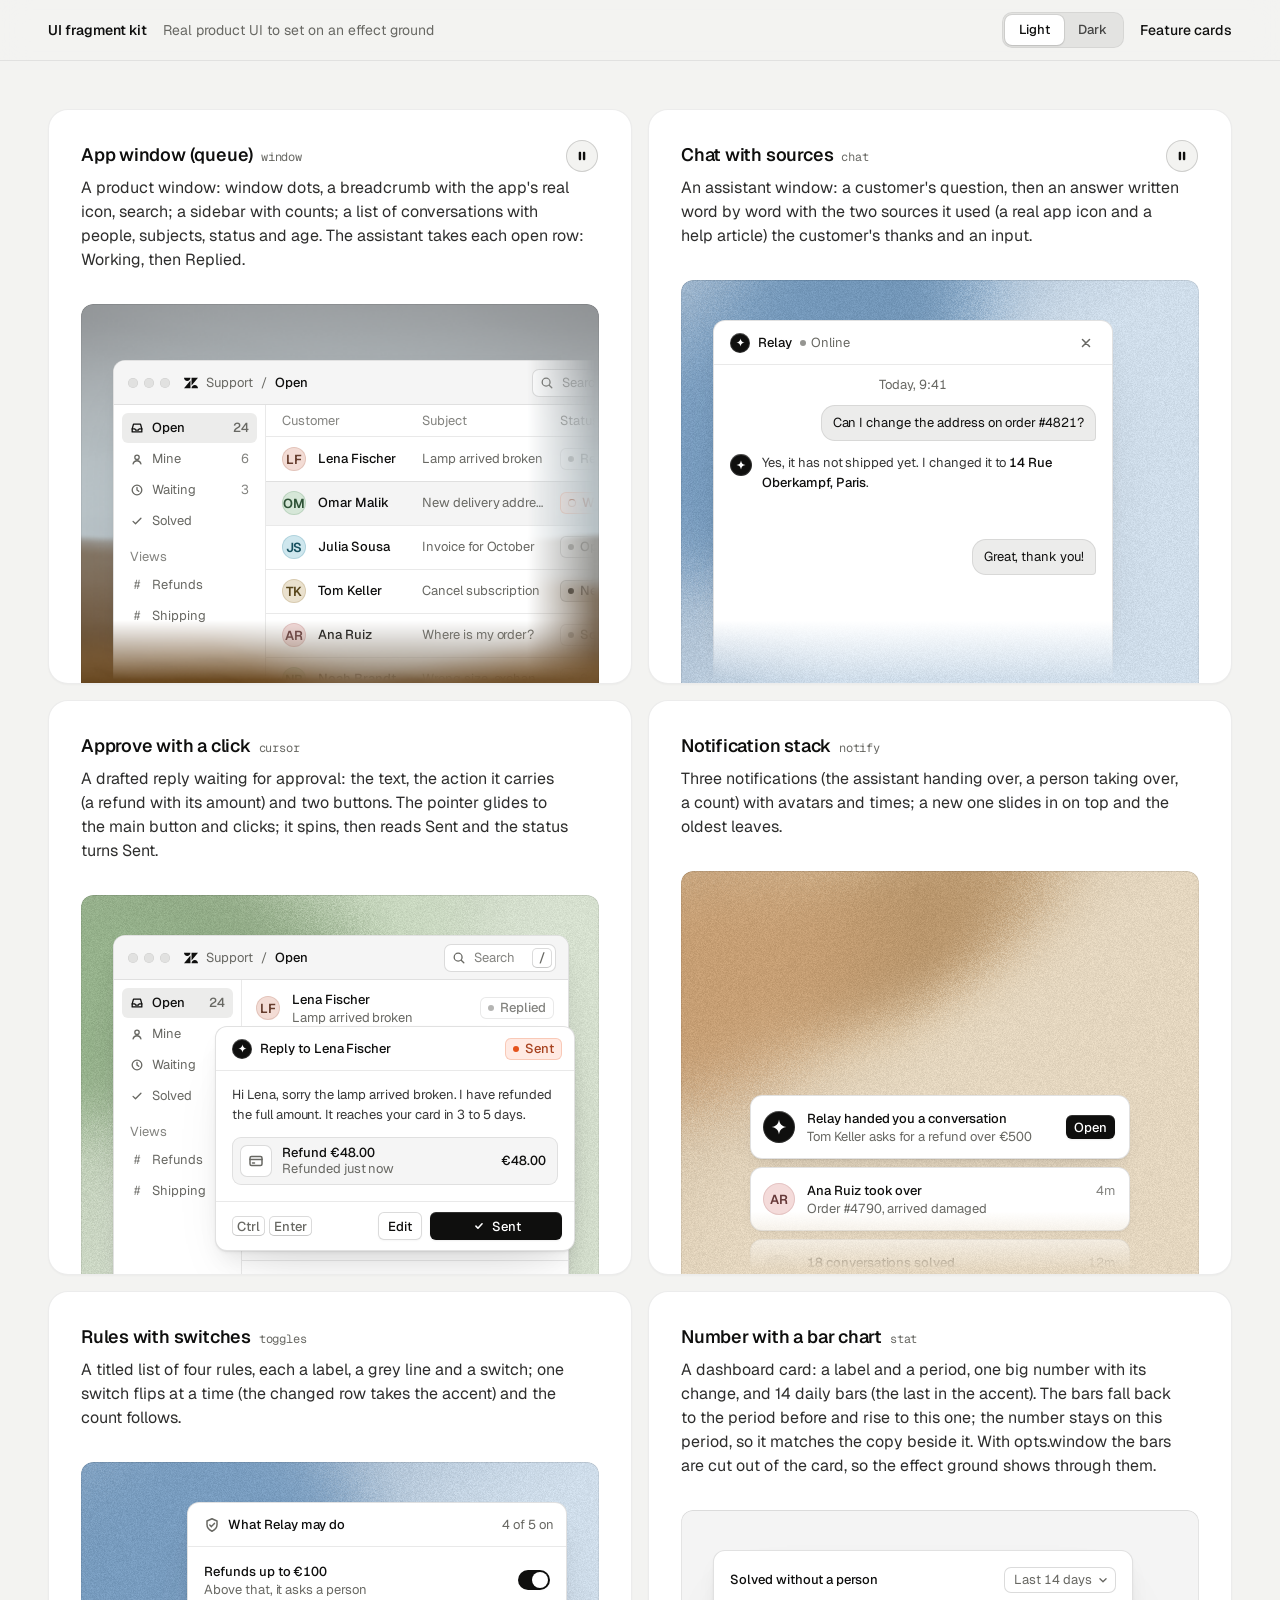
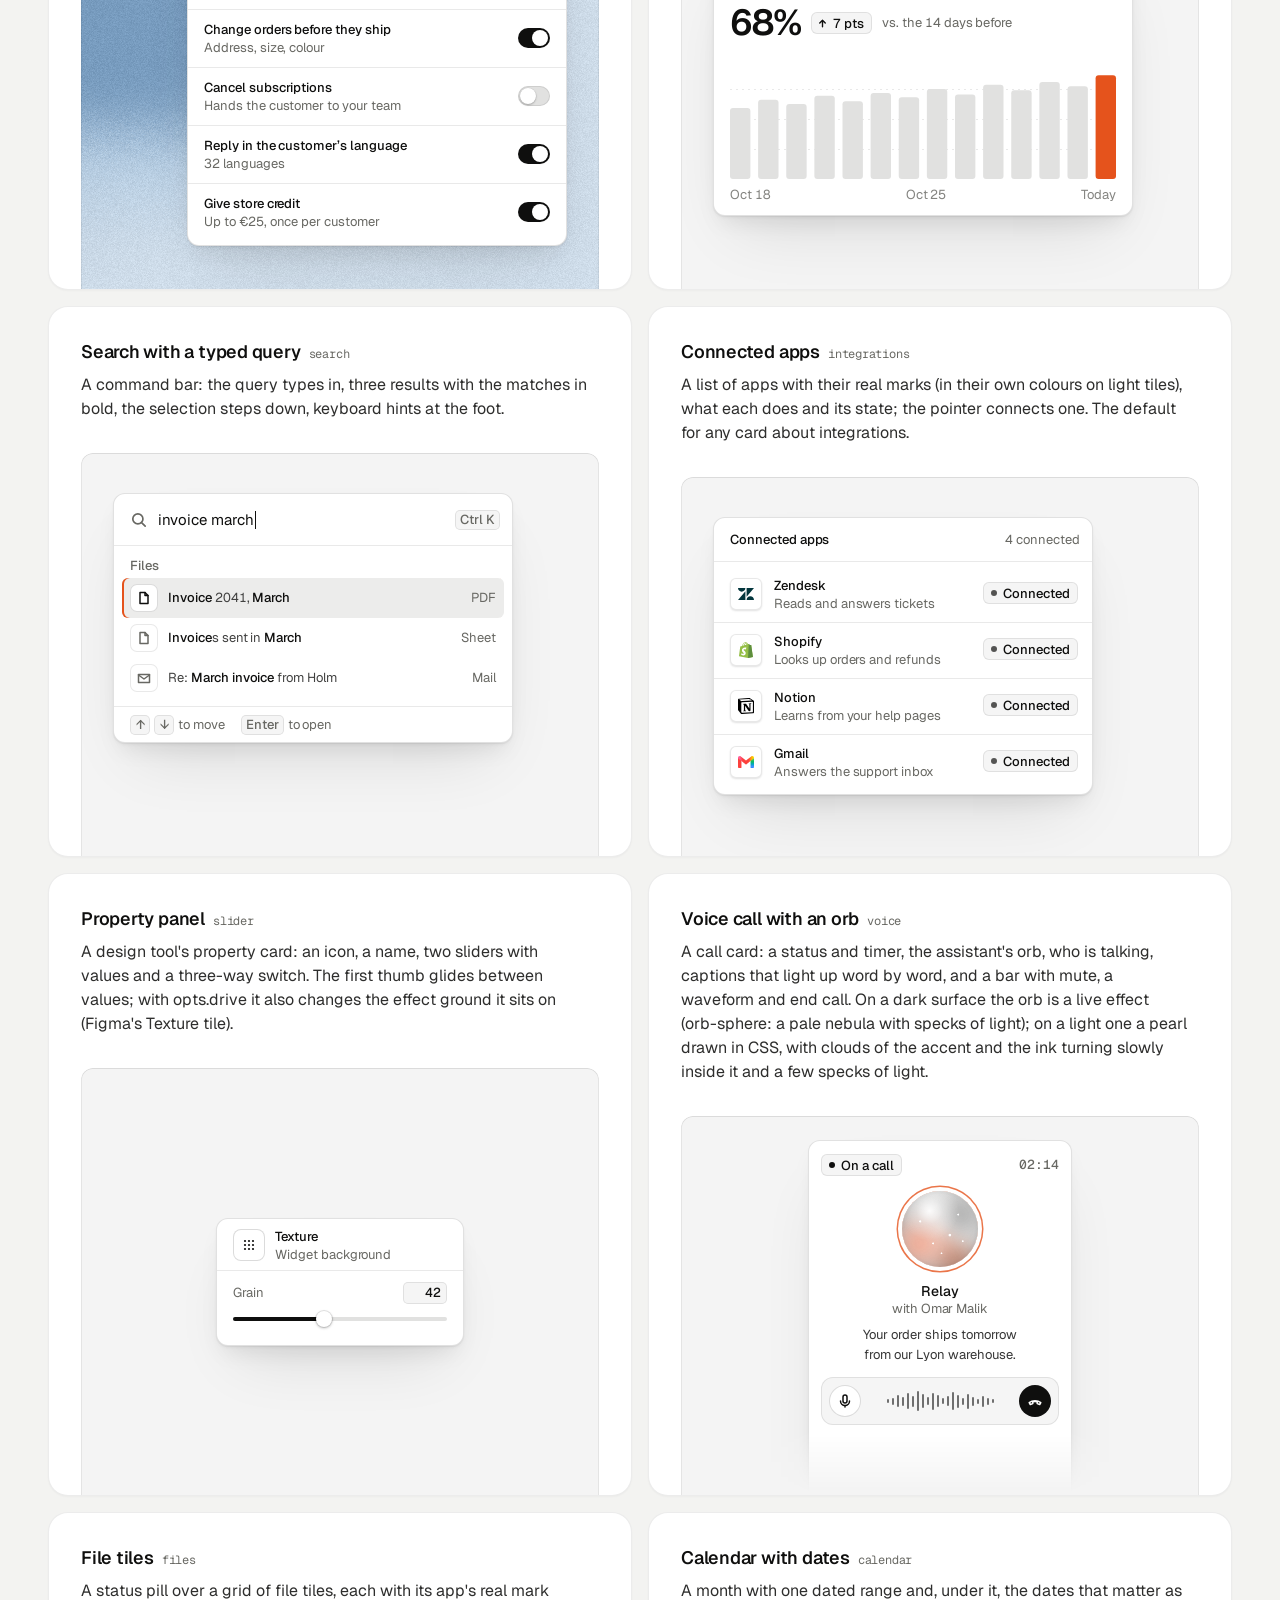
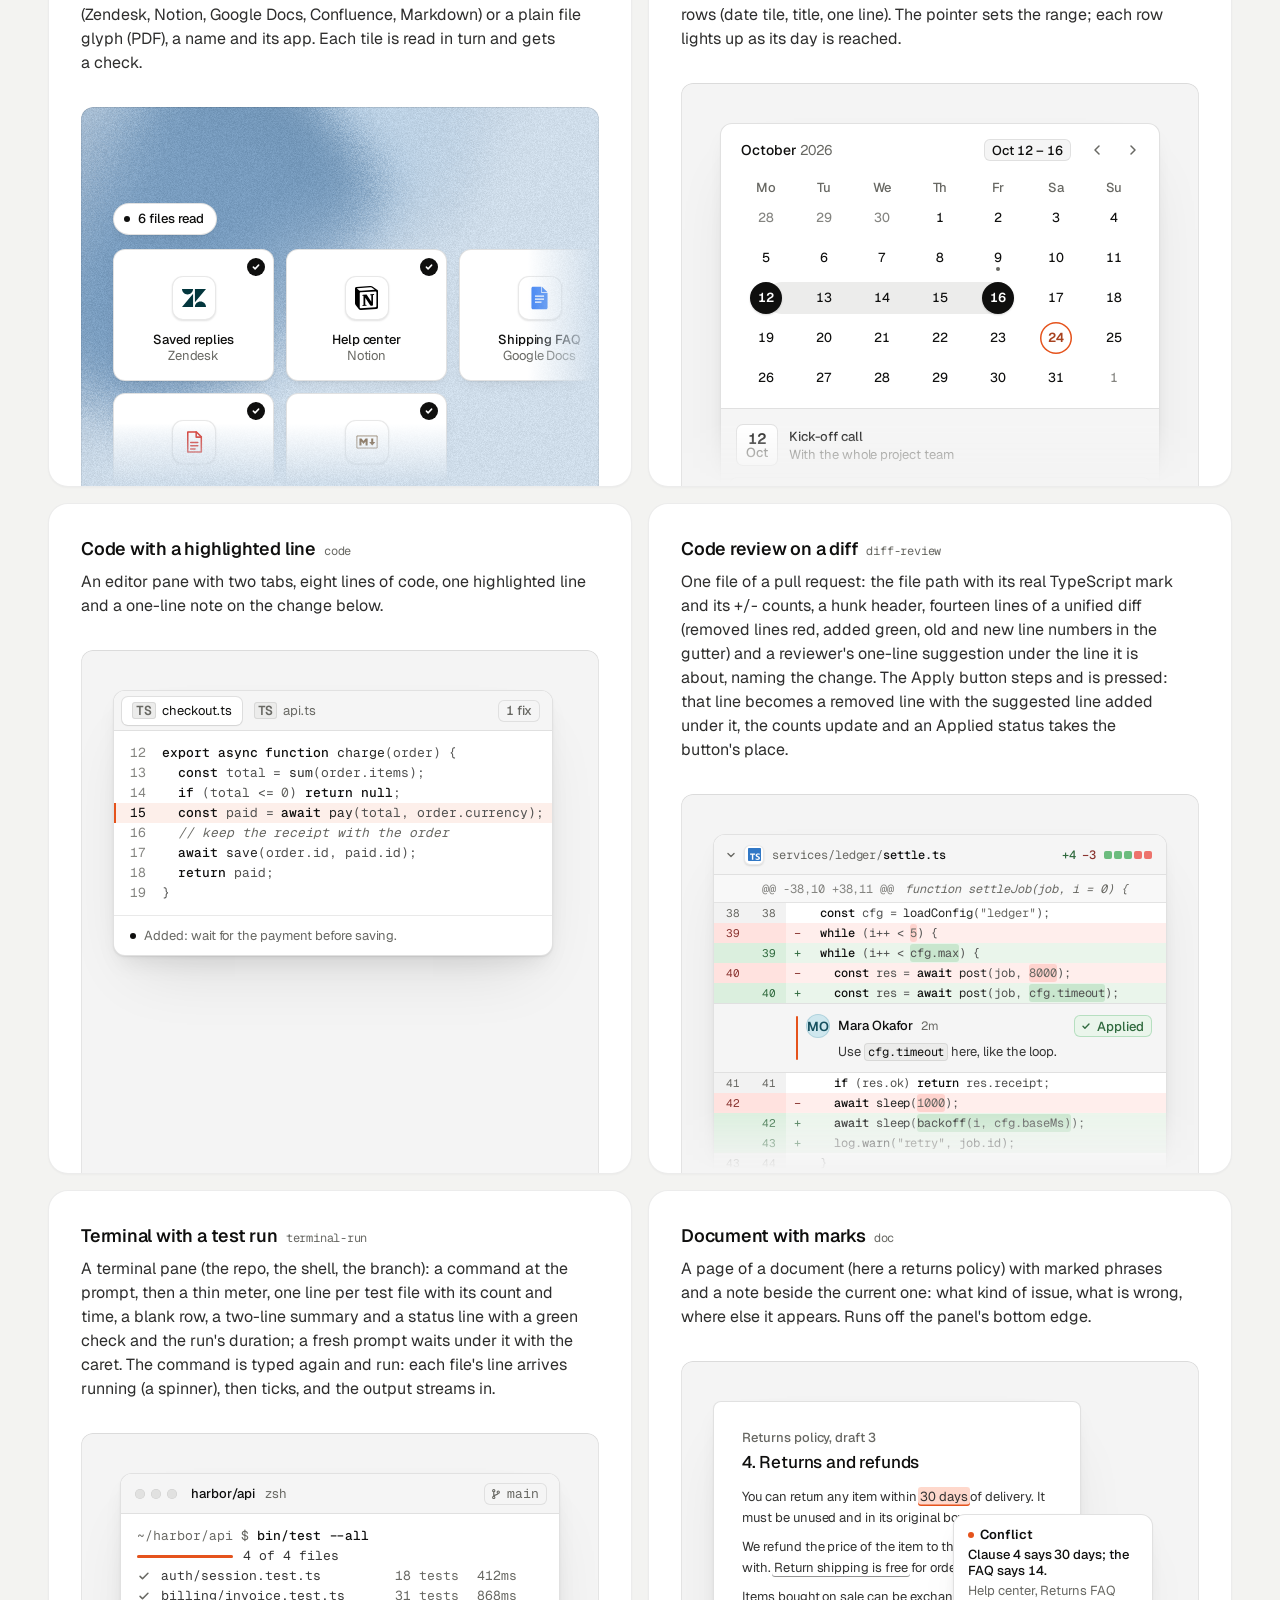
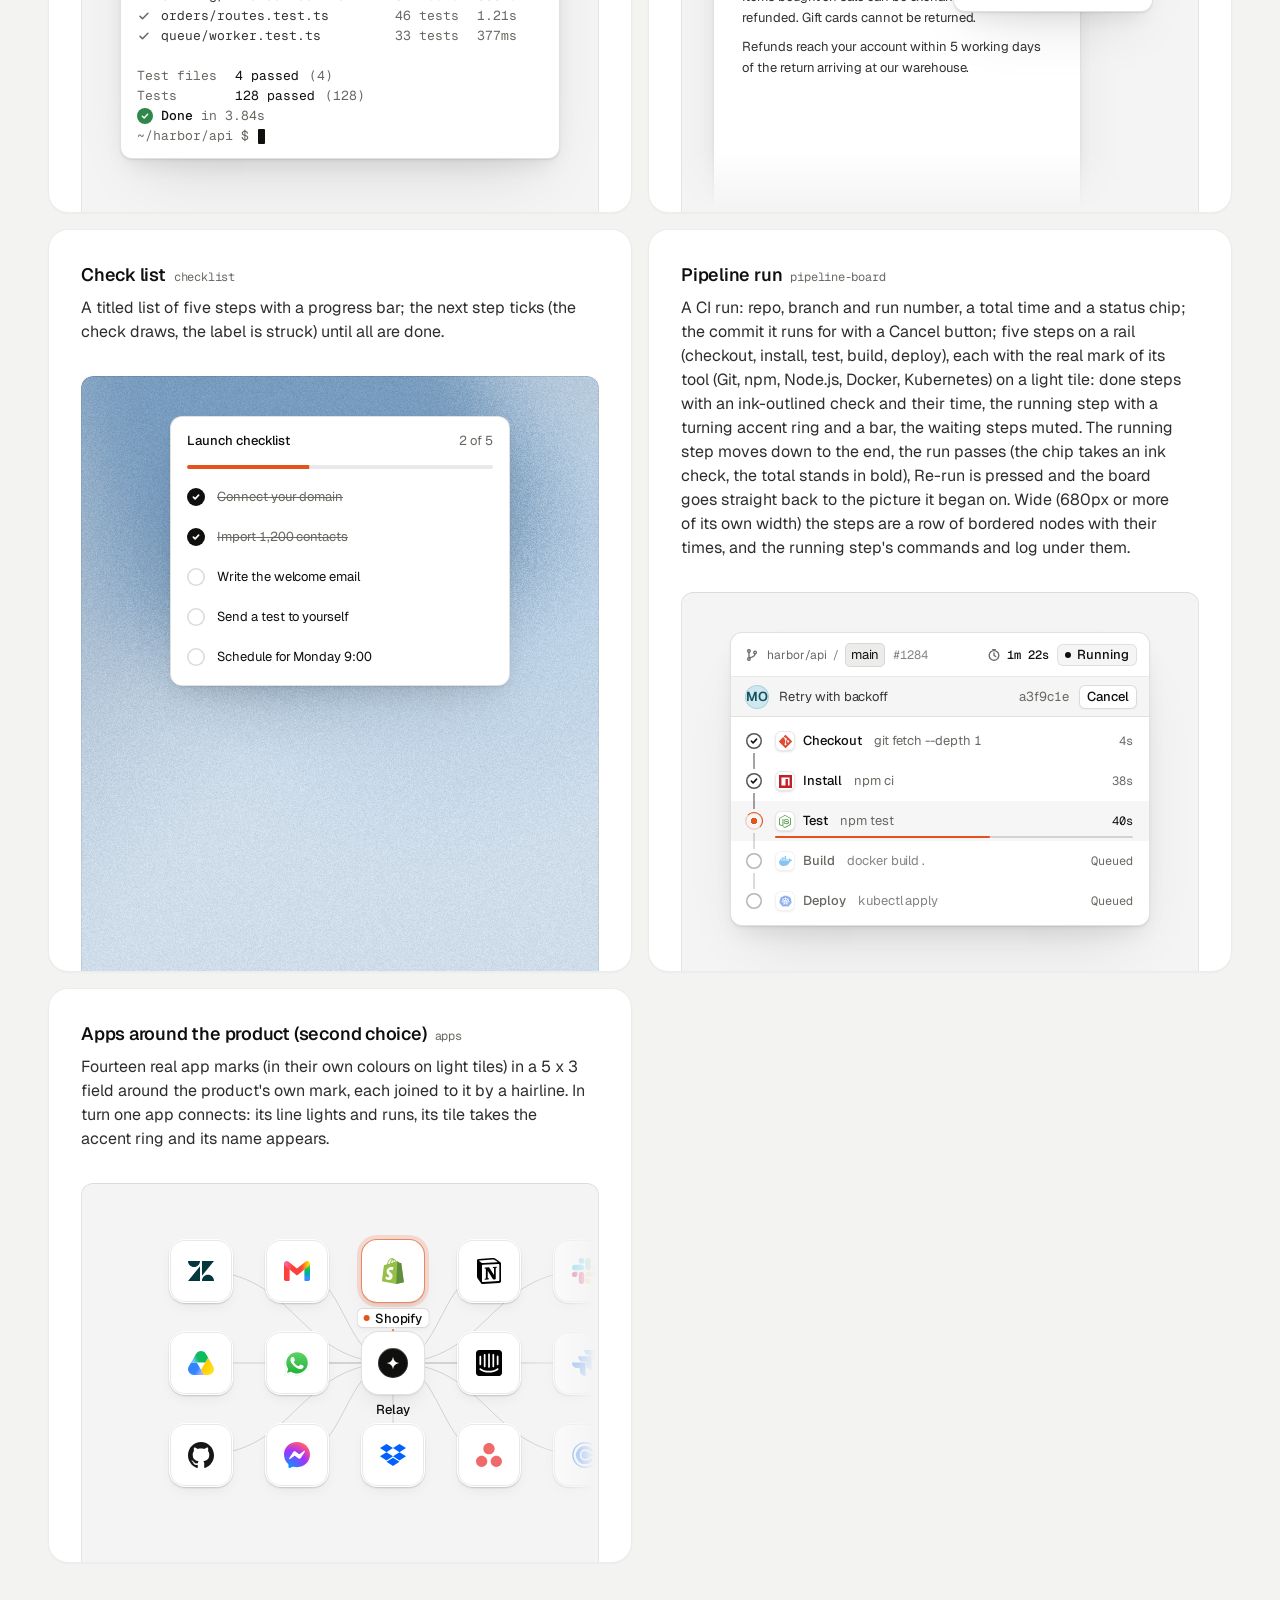
<file: .claude/skills/design-taste-frontend/assets/ui/index.html>
<!doctype html>
<html lang="en" data-theme="light">
<head>
<script>window.__tpGlMax = 16;   /* a gallery shows many live effects at once; a page of a site keeps the default 4 (fx.js) */</script>
<meta charset="utf-8">
<meta name="viewport" content="width=device-width, initial-scale=1">
<title>UI fragment kit</title>
<meta name="description" content="Nineteen pieces of real product UI from the taste-skill kit, each on an effect ground in a feature card.">
<link rel="preconnect" href="https://fonts.googleapis.com">
<link rel="preconnect" href="https://fonts.gstatic.com" crossorigin>
<link href="https://fonts.googleapis.com/css2?family=Geist:wght@300..700&family=Geist+Mono:wght@400;500&display=swap" rel="stylesheet">
<link rel="stylesheet" href="base.css">
<link rel="stylesheet" href="cards.css">
<style>
  :root { --font-text: "Geist", system-ui, sans-serif; --font-display: "Geist", system-ui, sans-serif; --font-mono: "Geist Mono", ui-monospace, monospace; }
  [data-theme="light"] { --bg: #f3f3f1; --card: #ffffff; --ink: #0f0f0e; --muted: #686863; --accent: #e5531c; --accent-ink: #ffffff; --g-bg: #e9e8e4; --g-surface: #f6f5f2; --frag: #ffffff; --warm: #c9a679; }
  [data-theme="dark"] { --bg: #070708; --card: #151517; --ink: #f2f2ef; --muted: #8f9094; --accent: #ff7a3c; --accent-ink: #120c08; --g-bg: #0e0e10; --g-surface: #1b1c1f; --frag: #1c1d20; --warm: #9c9689; }
  * { box-sizing: border-box; }
  html, body { margin: 0; }
  body { font-family: var(--font-text); background: var(--bg); color: var(--ink); -webkit-font-smoothing: antialiased; }
  .panel { --fx-bg: var(--g-bg); --fx-surface: var(--g-surface); --fx-ink: var(--ink); --fx-muted: var(--muted); --fx-accent: var(--hue, var(--warm)); --fx-accent-ink: var(--accent-ink); --calm: var(--g-bg); --p-h: 380px; }
  .top { position: sticky; top: 0; z-index: 20; background: color-mix(in oklab, var(--bg) 86%, transparent); backdrop-filter: blur(14px); -webkit-backdrop-filter: blur(14px); border-bottom: 1px solid color-mix(in oklab, var(--ink) 8%, transparent); }
  .top__in { max-width: 1232px; margin: 0 auto; padding: 0 24px; height: 60px; display: flex; align-items: center; gap: 16px; font-size: 14px; line-height: 20px; }
  .top__in strong { font-weight: 560; }
  .top__in > span { color: var(--muted); }
  .sp { flex: 1; }
  .seg { display: inline-flex; padding: 3px; border-radius: 10px; background: color-mix(in oklab, var(--ink) 6%, var(--bg)); box-shadow: inset 0 0 0 1px color-mix(in oklab, var(--ink) 6%, transparent); }
  .seg button { font: inherit; font-size: 13px; font-weight: 500; border: 0; background: none; color: color-mix(in oklab, var(--ink) 72%, var(--bg)); height: 30px; padding: 0 14px; border-radius: 7px; cursor: pointer; }
  .seg button[aria-pressed="true"] { background: var(--card); color: var(--ink); box-shadow: 0 0 0 1px color-mix(in oklab, var(--ink) 8%, transparent), 0 1px 2px rgb(0 0 0 / .1); }
  .top__in a { color: var(--ink); text-decoration: none; font-weight: 500; }
  main { max-width: 1232px; margin: 0 auto; padding: 48px 24px 96px; }
  .grid { display: grid; grid-template-columns: repeat(2, minmax(0, 1fr)); gap: 16px; }
  .card > h3 code { font: 400 12px/16px var(--font-mono); color: var(--muted); margin-left: 8px; }
  @media (max-width: 860px) { .grid { grid-template-columns: minmax(0, 1fr); } }
  @media (max-width: 600px) { main { padding: 24px 16px 64px; } .top__in { padding: 0 16px; } .top__in > span { display: none; } .panel { --p-h: 340px; } }
</style>
</head>
<body>
<header class="top">
  <div class="top__in">
    <strong>UI fragment kit</strong><span>Real product UI to set on an effect ground</span>
    <span class="sp"></span>
    <div class="seg" role="group" aria-label="Theme"><button type="button" data-mode="light" aria-pressed="true">Light</button><button type="button" data-mode="dark" aria-pressed="false">Dark</button></div>
    <a href="cards.html">Feature cards</a>
  </div>
</header>
<main><div class="grid" id="grid"></div></main>

<script type="module">
  import fx from '../effects/fx.js';
  import ui from './ui.js';
  const index = await fetch('index.json').then(r => r.json());
  // where each one sits, as its meta.json says: anchored at a corner or rising from the bottom and cut by
  // the panel's edge, or whole with 24px or more of ground round it; a fade only where an edge cuts it.
  // Only the compact slider sits in the calm middle (Figma's Texture tile); the cursor dialog is shown
  // where it belongs, over the lower-right edge of a window. [class, fade, style, opts]
  const PLACE = {
    window: ['at-corner', 'stage--fade-br', '--ay:56px'],
    chat: ['at-rise to-edge', 'stage--fade-b'],
    cursor: ['at-over', '', '--bx:24px;--by:24px'],
    notify: ['at-rise fit', 'stage--fade-b', '--ay:calc(100% - 180px);--ay-sm:calc(100% - 180px);--fit-max:380px'],
    toggles: ['at-right', ''],
    stat: ['at-corner', ''],
    search: ['at-corner', ''],
    integrations: ['at-corner', ''],
    slider: ['at-center', '', '', '{"compact":true,"drive":{"param":"grain","min":0.15,"max":0.95}}'],
    voice: ['at-rise to-edge fit', 'stage--fade-b', '--ax:max(24px, 50% - 132px);--ay:24px;--fit-max:264px'],
    files: ['at-corner wide', 'stage--fade-br', '--w:680px;--ay:96px'],
    calendar: ['at-rise fit', 'stage--fade-b', '--fit-max:440px'],
    code: ['at-corner', ''],
    'diff-review': ['at-corner fit', 'stage--fade-b', '--fit-max:480px'],
    'terminal-run': ['at-rise fit', '', '--fit-max:440px'],
    'pipeline-board': ['at-rise fit', '', '--fit-max:420px'],
    doc: ['at-corner to-edge', 'stage--fade-b'],
    checklist: ['at-rise fit', '', '--fit-max:340px'],
    apps: ['at-corner wide', 'stage--fade-br', '--w:560px;--ay:48px'],
  };
  // grounds behind UI are soft lit fields (never a line or dot pattern), on both themes: the bright
  // picture behind dark UI on the dark page, a clear step darker than white UI on the light page
  // the painting stays abstract (a mist over warm sand, level, fully soft) and shows once on the page
  const PAINT = ['painterly-landscape', { blur: 1, brush: 0.35, slope: 0, hillY: 0.3, horizon: 0.62, calm: 0.2, calmX: 0.6, calmY: 0.8, drift: 0, side: 1 }, '{"bg":"#a3b0b6","accent":"#c49a6c"}'];
  const GRAIN = ['grain-gradient', { speed: 0, grainMotion: 0, calm: 0.2, calmX: 0.5, calmY: 0.6, tint: 0.6, contrast: 0.6 }, '{"bg":"#d9ccb7","surface":"#e9e0d2","ink":"#2a2622","muted":"#6f675c","accent":"#a8794a"}'];
  const SKY = [GRAIN[0], GRAIN[1], '{"bg":"#c6d3df","surface":"#d6e0e9","ink":"#25303a","muted":"#5d6873","accent":"#3f6a92"}'];
  const SAGE = [GRAIN[0], GRAIN[1], '{"bg":"#cdd6c6","surface":"#dce3d6","ink":"#262d24","muted":"#5f6a5a","accent":"#6c8e63"}'];
  const GROUND = (m, i) => (m.name === 'slider' ? GRAIN : i === 0 ? PAINT : [GRAIN, SKY, SAGE][i % 3]);
  const q = new URLSearchParams(location.search);
  const grid = document.getElementById('grid');
  grid.innerHTML = index.fragments.map((m, i) => {
    const [at, fade, extra = '', opts = ''] = PLACE[m.name] || ['at-corner', 'stage--fade-br'];
    const [id, params, pal] = GROUND(m, i);
    const w = at === 'at-center' ? '' : ` style="--ax:32px;--ay:40px;${extra}"`;
    const o = opts ? ` data-ui-opts='${opts}'` : '';
    // the cursor is a dialog over a window's edge: the window under it holds still
    const under = m.name === 'cursor' ? `<div class="at-corner" style="--ax:32px;--ay:40px" data-ui-load="window" data-ui-opts='{"compact":true}' data-ui-still></div>` : '';
    return `<article class="card card--row"><h3>${m.title}<code>${m.name}</code></h3><p>${m.shows}</p>
      <div class="panel" data-fx="${id}" data-fx-seed="${(i + 1) * 17}" data-fx-params='${JSON.stringify(params)}' data-fx-palette='${pal}' style="--calm-k:0%">
        <div class="stage ${fade}">${under}<div class="${at}"${w}${o} data-ui-load="${m.name}"></div></div></div></article>`;
  }).join('');
  function setMode(mode) {
    document.documentElement.dataset.theme = mode;
    document.querySelectorAll('.seg button').forEach(b => b.setAttribute('aria-pressed', String(b.dataset.mode === mode)));
  }
  setMode(q.get('mode') === 'dark' ? 'dark' : 'light');
  if (q.has('t')) fx.setClock(+q.get('t'));
  // each ground is drawn once near the screen and kept as a picture (its WebGL context freed), so nineteen
  // panels need one or two contexts, not nineteen
  await Promise.all([ui.loadAll(grid), ui.grounds(grid, fx)]);
  document.documentElement.dataset.ready = '1';
  document.querySelectorAll('.seg button').forEach(b => b.addEventListener('click', async () => {
    setMode(b.dataset.mode);
    for (const el of grid.querySelectorAll('[data-ui]')) el.__ui?.repaint?.();
    await ui.grounds(grid, fx);
  }));
</script>
</body>
</html>
</file>
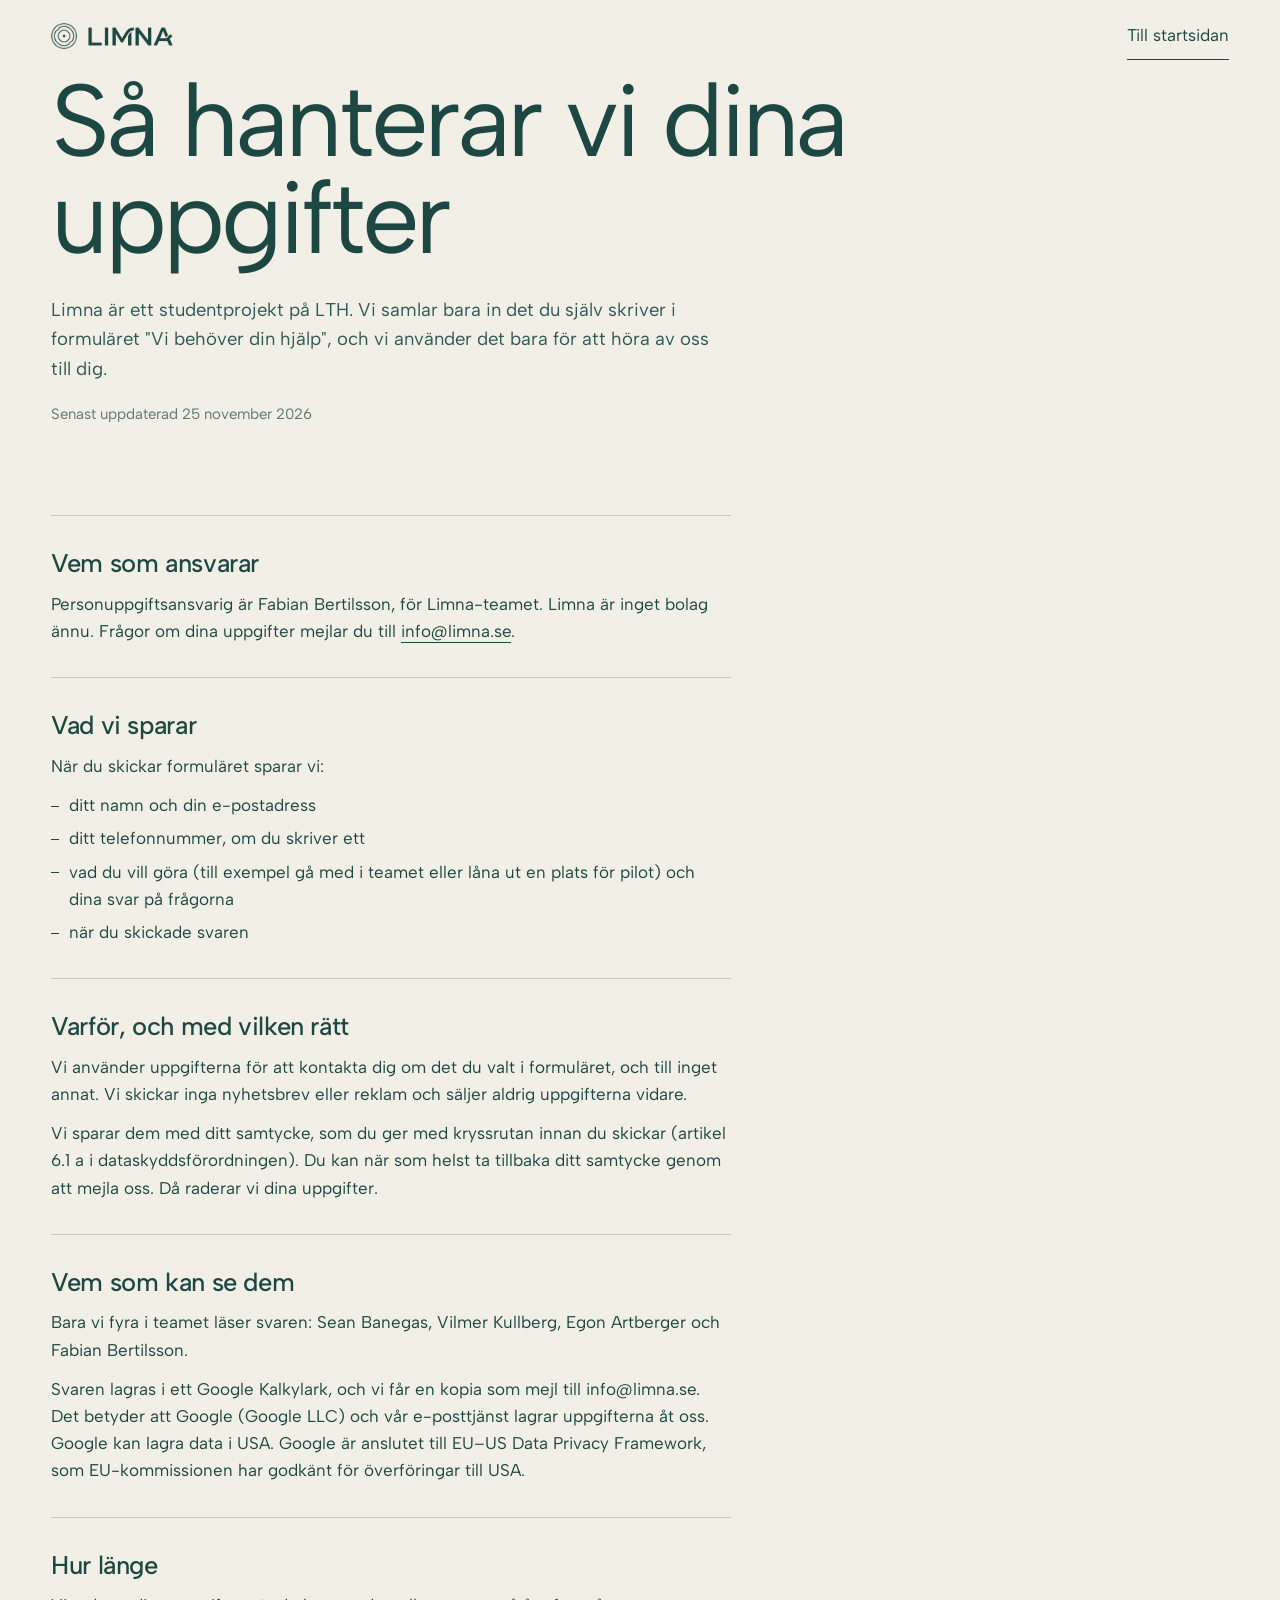
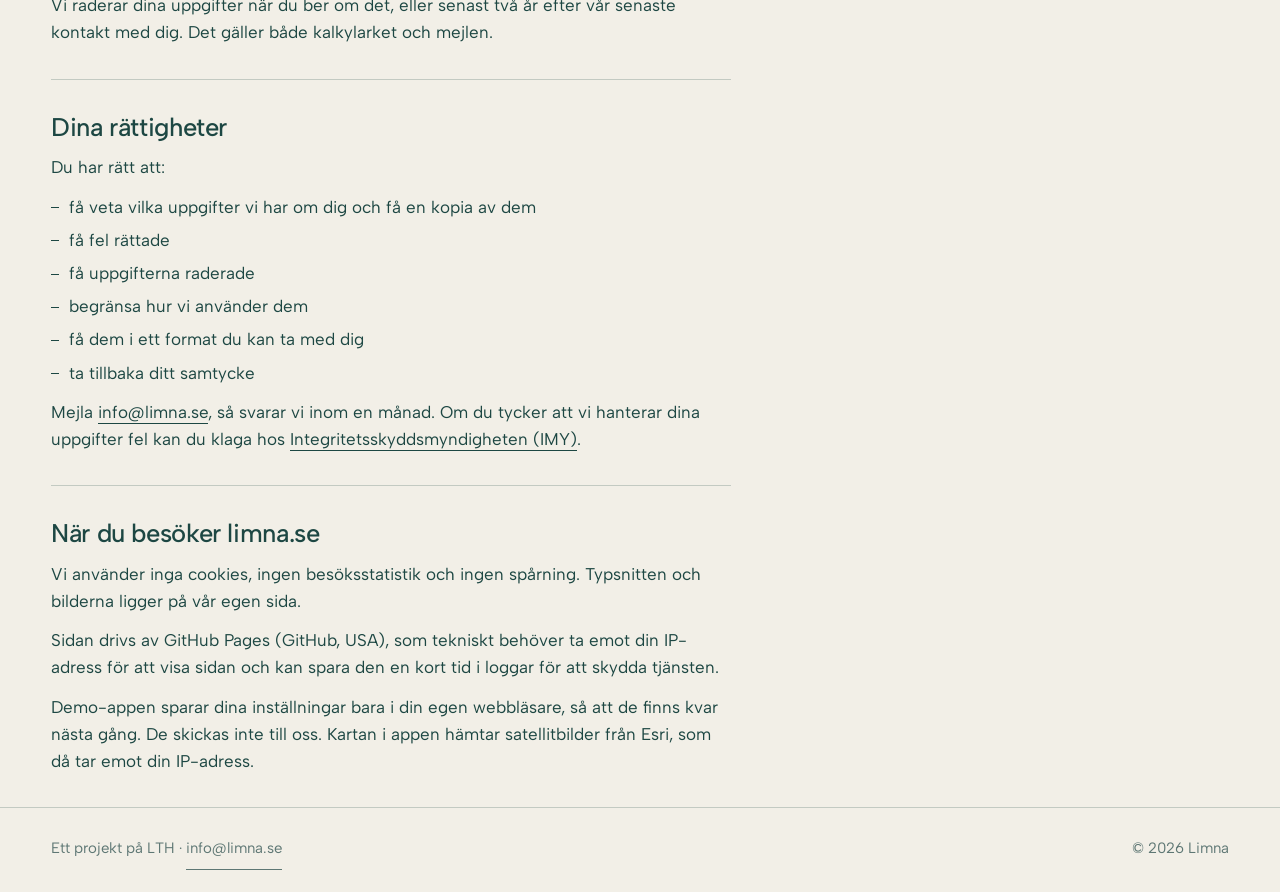
<file: integritet.html>
<!doctype html>
<html lang="sv">
<head>
<meta charset="utf-8">
<meta name="viewport" content="width=device-width, initial-scale=1, viewport-fit=cover">
<title>Integritetspolicy · Limna</title>
<meta name="description" content="Hur Limna hanterar personuppgifter från formuläret och vad som händer när du besöker limna.se.">
<link rel="canonical" href="https://limna.se/integritet.html">
<meta name="theme-color" content="#F2EFE7">
<link rel="icon" href="img/favicon-96.png" type="image/png" sizes="96x96">
<link rel="apple-touch-icon" href="img/apple-touch-icon.png">
<link rel="preload" href="fonts/albert-latin.woff2" as="font" type="font/woff2" crossorigin>
<style>
@font-face{font-family:"Albert Sans";font-style:normal;font-weight:300 700;font-display:swap;src:url(fonts/albert-latin-ext.woff2) format("woff2");unicode-range:U+0100-02BA,U+02BD-02C5,U+02C7-02CC,U+02CE-02D7,U+02DD-02FF,U+0304,U+0308,U+0329,U+1D00-1DBF,U+1E00-1E9F,U+1EF2-1EFF,U+2020,U+20A0-20AB,U+20AD-20C4,U+2113,U+2C60-2C7F,U+A720-A7FF}
@font-face{font-family:"Albert Sans";font-style:normal;font-weight:300 700;font-display:swap;src:url(fonts/albert-latin.woff2) format("woff2");unicode-range:U+0000-00FF,U+0131,U+0152-0153,U+02BB-02BC,U+02C6,U+02DA,U+02DC,U+0304,U+0308,U+0329,U+2000-206F,U+20AC,U+2122,U+2191,U+2193,U+2212,U+2215,U+FEFF,U+FFFD}
:root{--bg:#F2EFE7;--ink:#1D4743;--ink-2:#2D5955;--muted:#5E7774;--line:rgba(29,71,67,.22);--gold:#E3C567;--deep:#163A37;--gut:clamp(16px,4vw,56px);--ease:cubic-bezier(.22,.8,.18,1)}
*,*::before,*::after{box-sizing:border-box}
html{-webkit-text-size-adjust:100%}
body{margin:0;background:var(--bg);color:var(--ink);font-family:"Albert Sans",ui-sans-serif,system-ui,sans-serif;font-size:17px;line-height:1.6;-webkit-font-smoothing:antialiased;overflow-x:hidden}
h1,h2,p,ul{margin:0;padding:0}
a{color:inherit}
::selection{background:var(--gold);color:var(--deep)}
:focus-visible{outline:2px solid var(--ink);outline-offset:4px;border-radius:2px}
.ul{text-decoration:none;background:linear-gradient(currentColor,currentColor) 0 100%/100% 1px no-repeat;padding-bottom:2px}
.wrap{width:100%;max-width:calc(1320px + 2*var(--gut));margin:0 auto;padding:0 var(--gut)}
.top{display:flex;justify-content:space-between;align-items:center;height:72px}
.mark{display:inline-flex;align-items:center;gap:10px;text-decoration:none;padding:8px 0}
.mark i{display:block;background:currentColor;-webkit-mask:var(--m) center/contain no-repeat;mask:var(--m) center/contain no-repeat}
.mark .ic{--m:url(img/limna-ikon.png);width:26px;height:26px}
.mark .wm{--m:url(img/limna-ord.png);width:86px;height:19px}
.back{padding:10px 0}
main{padding:clamp(48px,9vw,120px) 0 clamp(64px,10vw,140px)}
h1{font-size:clamp(48px,8vw,112px);line-height:.95;letter-spacing:-.04em;font-weight:400;max-width:10em}
.lead{font-size:clamp(18px,1.45vw,21px);color:var(--ink-2);max-width:36em;margin-top:28px}
.date{font-size:15px;color:var(--muted);margin-top:18px}
.body{max-width:40em;margin-top:clamp(48px,7vw,96px)}
section{padding:32px 0;border-top:1px solid var(--line)}
h2{font-size:clamp(22px,2vw,28px);line-height:1.2;letter-spacing:-.015em;font-weight:500;margin-bottom:12px}
section p+p,section p+ul,section ul+p{margin-top:12px}
section ul{list-style:none}
section li{padding-left:18px;position:relative}
section li+li{margin-top:6px}
section li::before{content:"";position:absolute;left:0;top:.8em;width:8px;height:1px;background:currentColor}
footer{padding:18px 0 22px;border-top:1px solid var(--line)}
.foot{display:flex;flex-wrap:wrap;justify-content:space-between;align-items:center;gap:4px 28px;font-size:15px;color:var(--muted)}
.foot a{padding:10px 0;display:inline-block}
</style>
</head>
<body>
<header class="wrap top">
  <a class="mark" href="./" aria-label="Limna, till startsidan"><i class="ic" aria-hidden="true"></i><i class="wm" aria-hidden="true"></i></a>
  <a class="ul back" href="./">Till startsidan</a>
</header>

<main class="wrap">
  <h1>Så hanterar vi dina uppgifter</h1>
  <p class="lead">Limna är ett studentprojekt på LTH. Vi samlar bara in det du själv skriver i formuläret "Vi behöver din hjälp", och vi använder det bara för att höra av oss till dig.</p>
  <p class="date">Senast uppdaterad 25 november 2026</p>

  <div class="body">
    <section>
      <h2>Vem som ansvarar</h2>
      <p>Personuppgiftsansvarig är Fabian Bertilsson, för Limna-teamet. Limna är inget bolag ännu. Frågor om dina uppgifter mejlar du till <a class="ul" href="mailto:info@limna.se">info@limna.se</a>.</p>
    </section>

    <section>
      <h2>Vad vi sparar</h2>
      <p>När du skickar formuläret sparar vi:</p>
      <ul>
        <li>ditt namn och din e-postadress</li>
        <li>ditt telefonnummer, om du skriver ett</li>
        <li>vad du vill göra (till exempel gå med i teamet eller låna ut en plats för pilot) och dina svar på frågorna</li>
        <li>när du skickade svaren</li>
      </ul>
    </section>

    <section>
      <h2>Varför, och med vilken rätt</h2>
      <p>Vi använder uppgifterna för att kontakta dig om det du valt i formuläret, och till inget annat. Vi skickar inga nyhetsbrev eller reklam och säljer aldrig uppgifterna vidare.</p>
      <p>Vi sparar dem med ditt samtycke, som du ger med kryssrutan innan du skickar (artikel 6.1 a i dataskyddsförordningen). Du kan när som helst ta tillbaka ditt samtycke genom att mejla oss. Då raderar vi dina uppgifter.</p>
    </section>

    <section>
      <h2>Vem som kan se dem</h2>
      <p>Bara vi fyra i teamet läser svaren: Sean Banegas, Vilmer Kullberg, Egon Artberger och Fabian Bertilsson.</p>
      <p>Svaren lagras i ett Google Kalkylark, och vi får en kopia som mejl till info@limna.se. Det betyder att Google (Google LLC) och vår e-posttjänst lagrar uppgifterna åt oss. Google kan lagra data i USA. Google är anslutet till EU–US Data Privacy Framework, som EU-kommissionen har godkänt för överföringar till USA.</p>
    </section>

    <section>
      <h2>Hur länge</h2>
      <p>Vi raderar dina uppgifter när du ber om det, eller senast två år efter vår senaste kontakt med dig. Det gäller både kalkylarket och mejlen.</p>
    </section>

    <section>
      <h2>Dina rättigheter</h2>
      <p>Du har rätt att:</p>
      <ul>
        <li>få veta vilka uppgifter vi har om dig och få en kopia av dem</li>
        <li>få fel rättade</li>
        <li>få uppgifterna raderade</li>
        <li>begränsa hur vi använder dem</li>
        <li>få dem i ett format du kan ta med dig</li>
        <li>ta tillbaka ditt samtycke</li>
      </ul>
      <p>Mejla <a class="ul" href="mailto:info@limna.se">info@limna.se</a>, så svarar vi inom en månad. Om du tycker att vi hanterar dina uppgifter fel kan du klaga hos <a class="ul" href="https://www.imy.se/">Integritetsskyddsmyndigheten (IMY)</a>.</p>
    </section>

    <section>
      <h2>När du besöker limna.se</h2>
      <p>Vi använder inga cookies, ingen besöksstatistik och ingen spårning. Typsnitten och bilderna ligger på vår egen sida.</p>
      <p>Sidan drivs av GitHub Pages (GitHub, USA), som tekniskt behöver ta emot din IP-adress för att visa sidan och kan spara den en kort tid i loggar för att skydda tjänsten.</p>
      <p>Demo-appen sparar dina inställningar bara i din egen webbläsare, så att de finns kvar nästa gång. De skickas inte till oss. Kartan i appen hämtar satellitbilder från Esri, som då tar emot din IP-adress.</p>
    </section>
  </div>
</main>

<footer>
  <div class="wrap foot">
    <span>Ett projekt på LTH · <a class="ul" href="mailto:info@limna.se">info@limna.se</a></span>
    <span>© 2026 Limna</span>
  </div>
</footer>
</body>
</html>
</file>
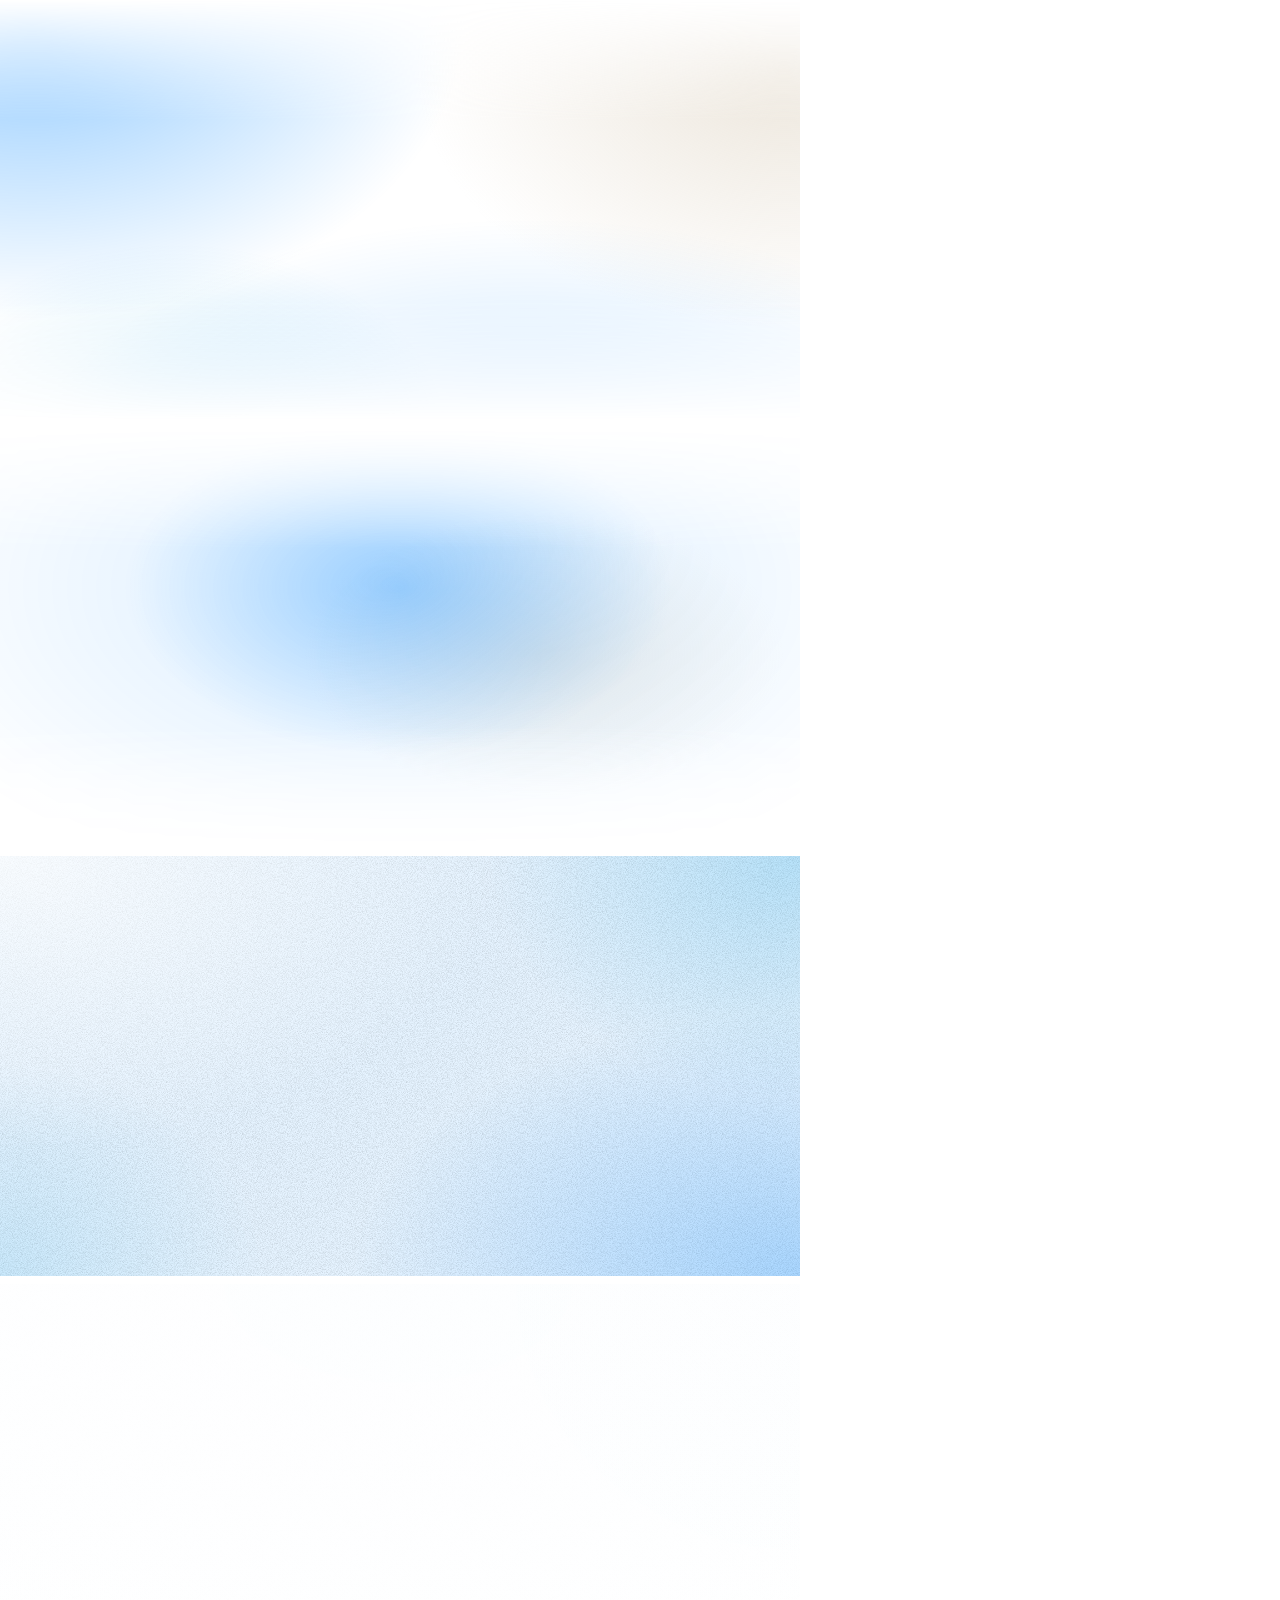
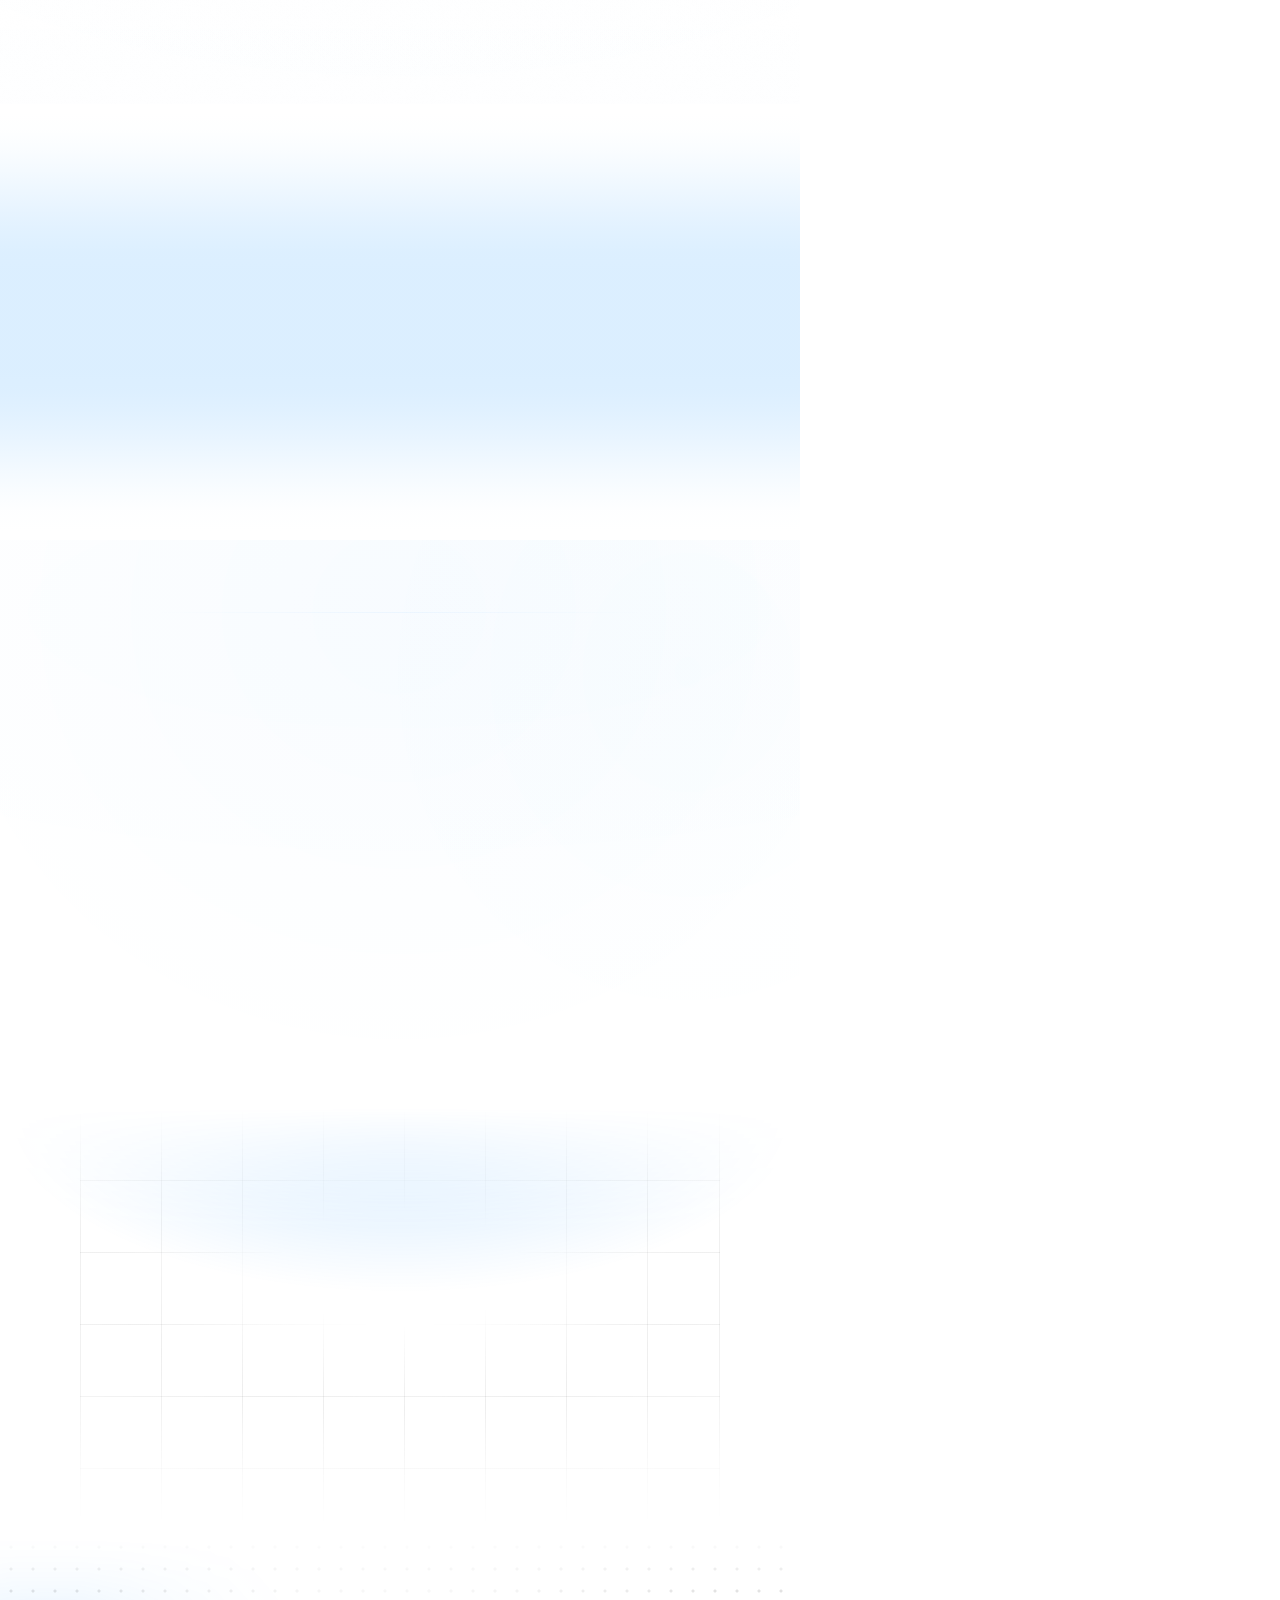
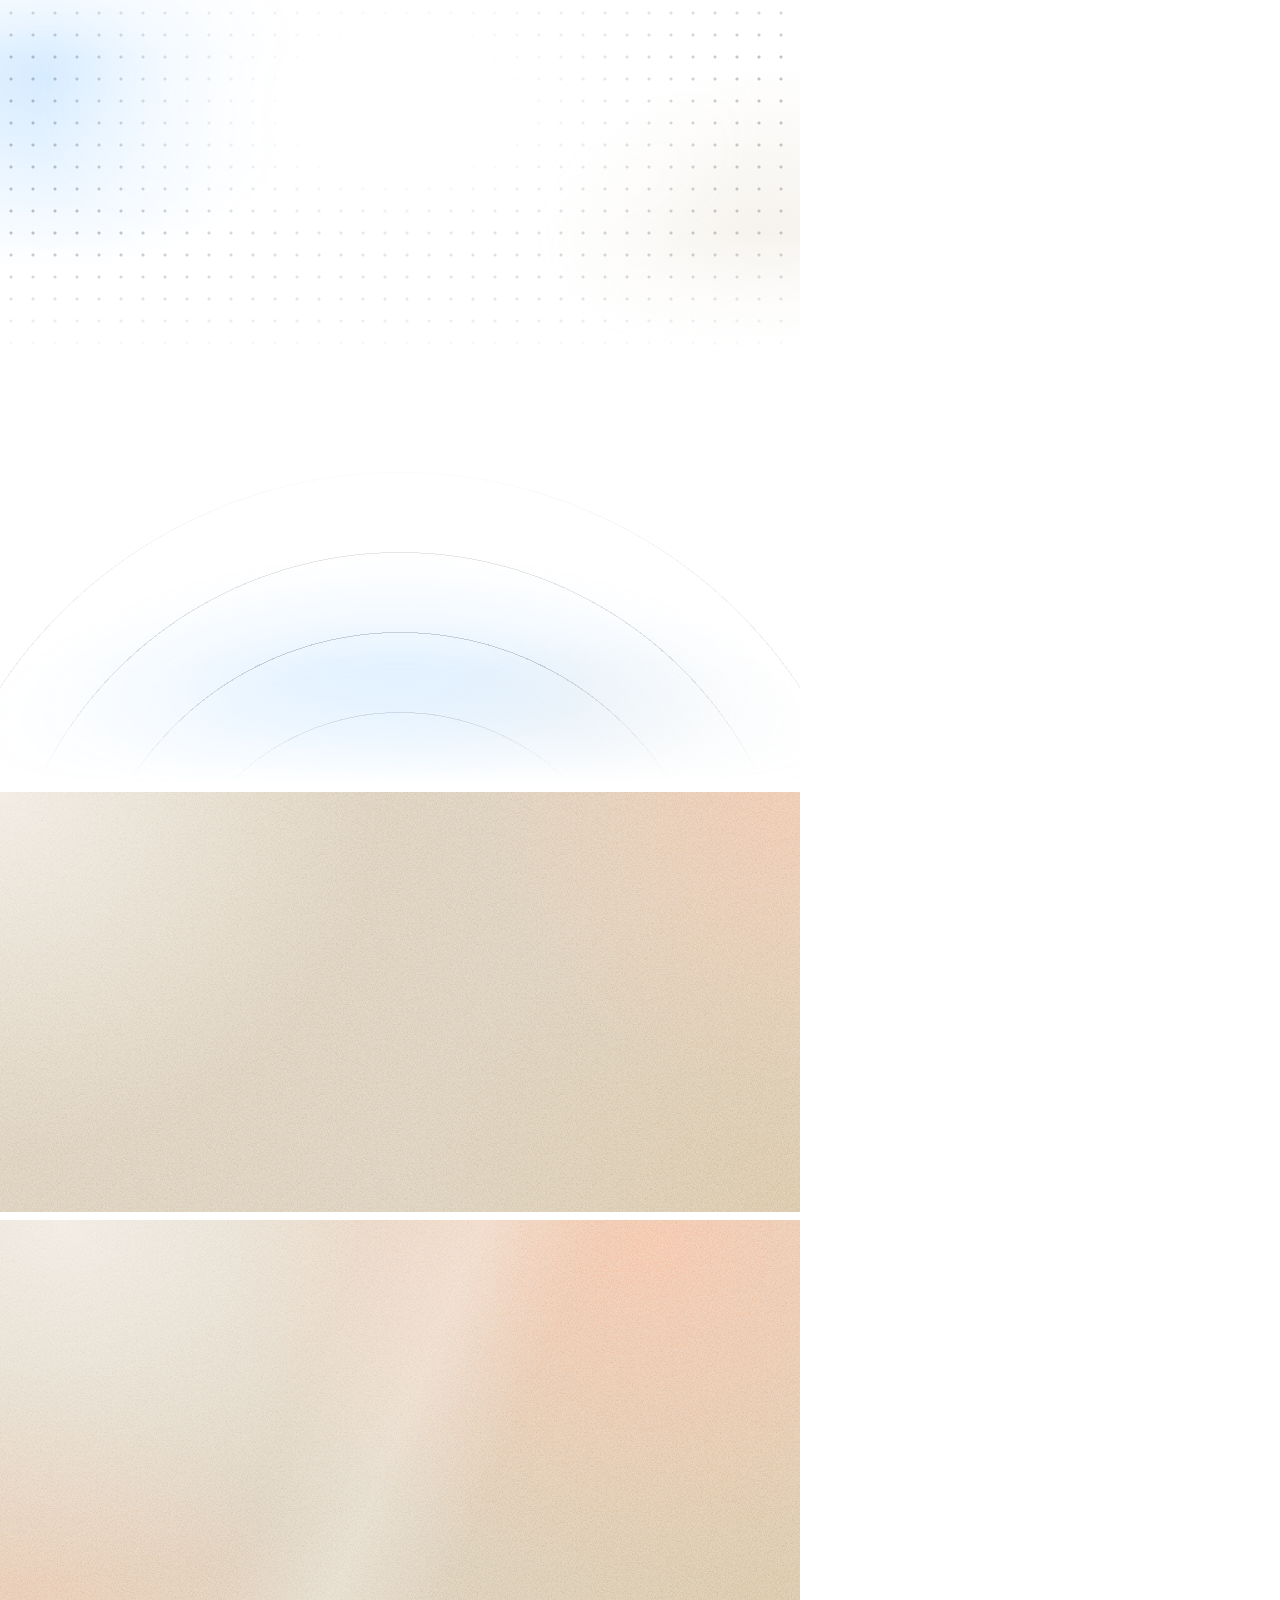
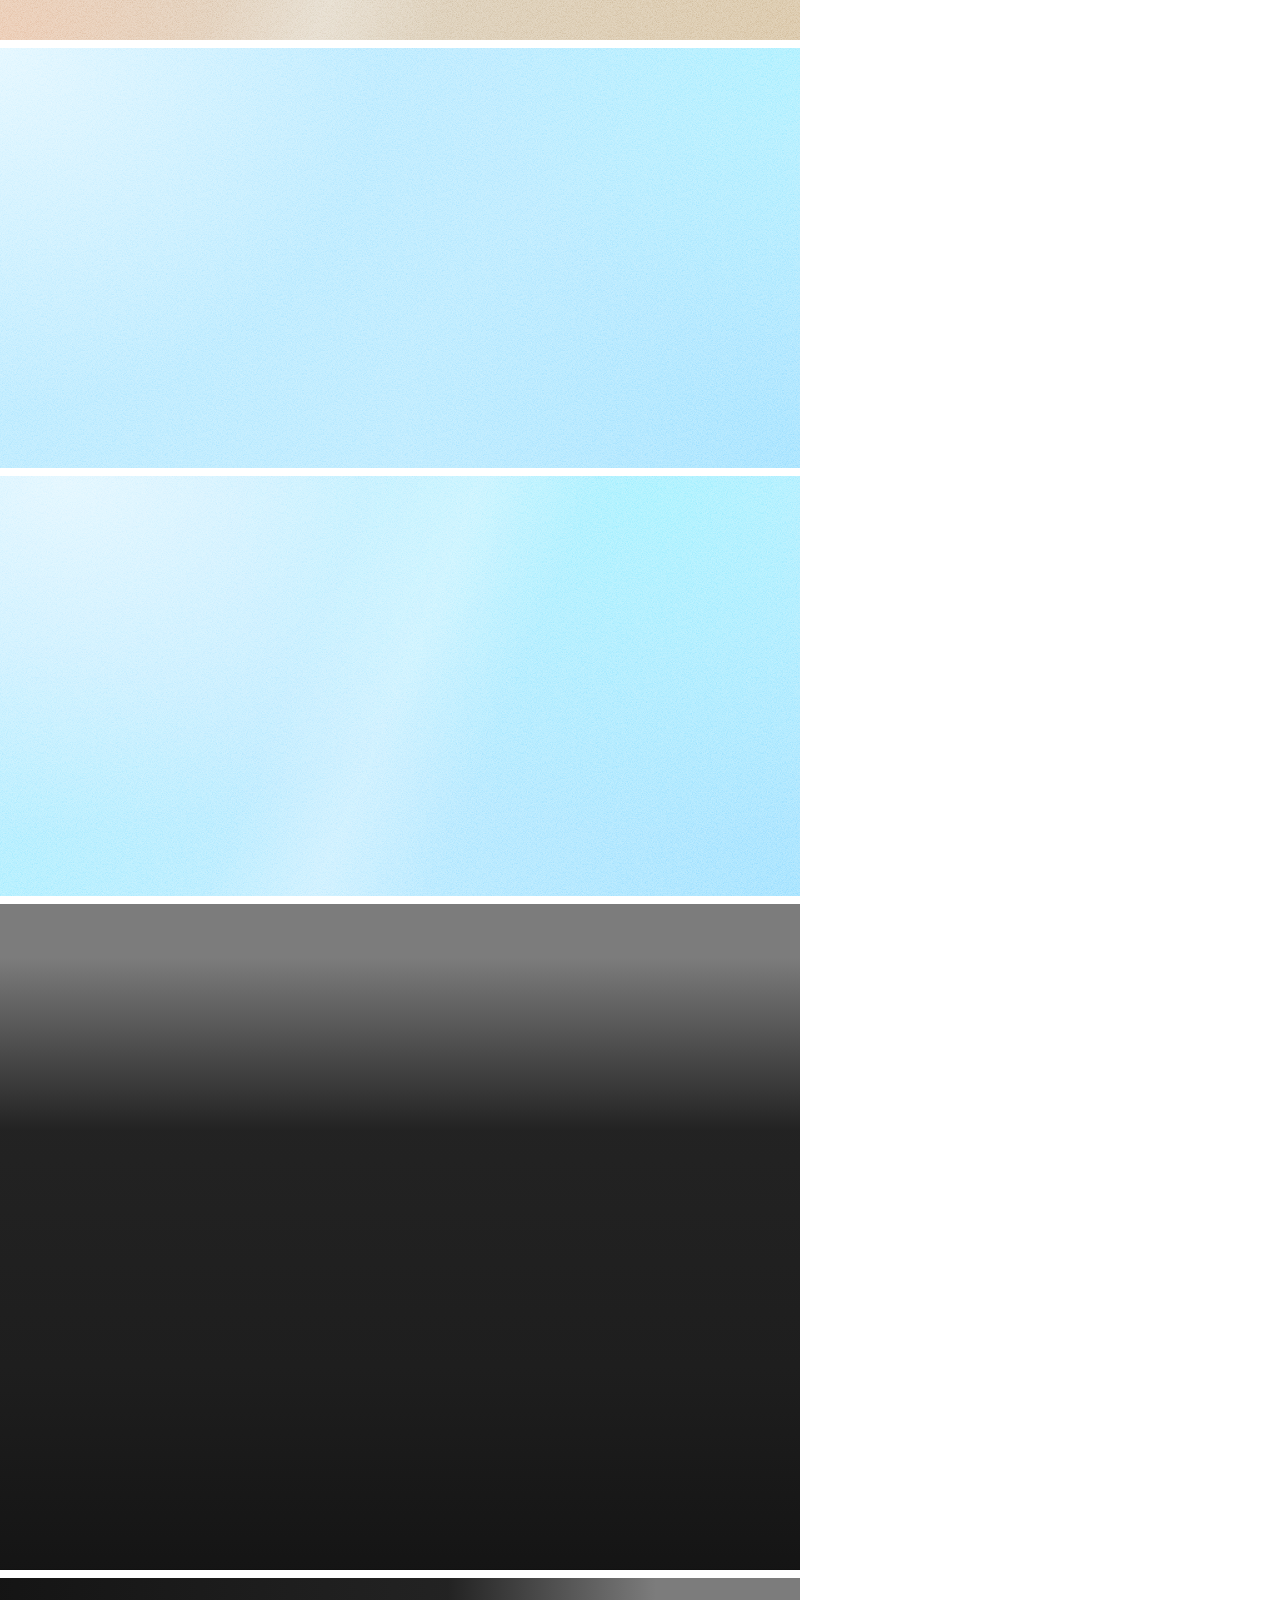
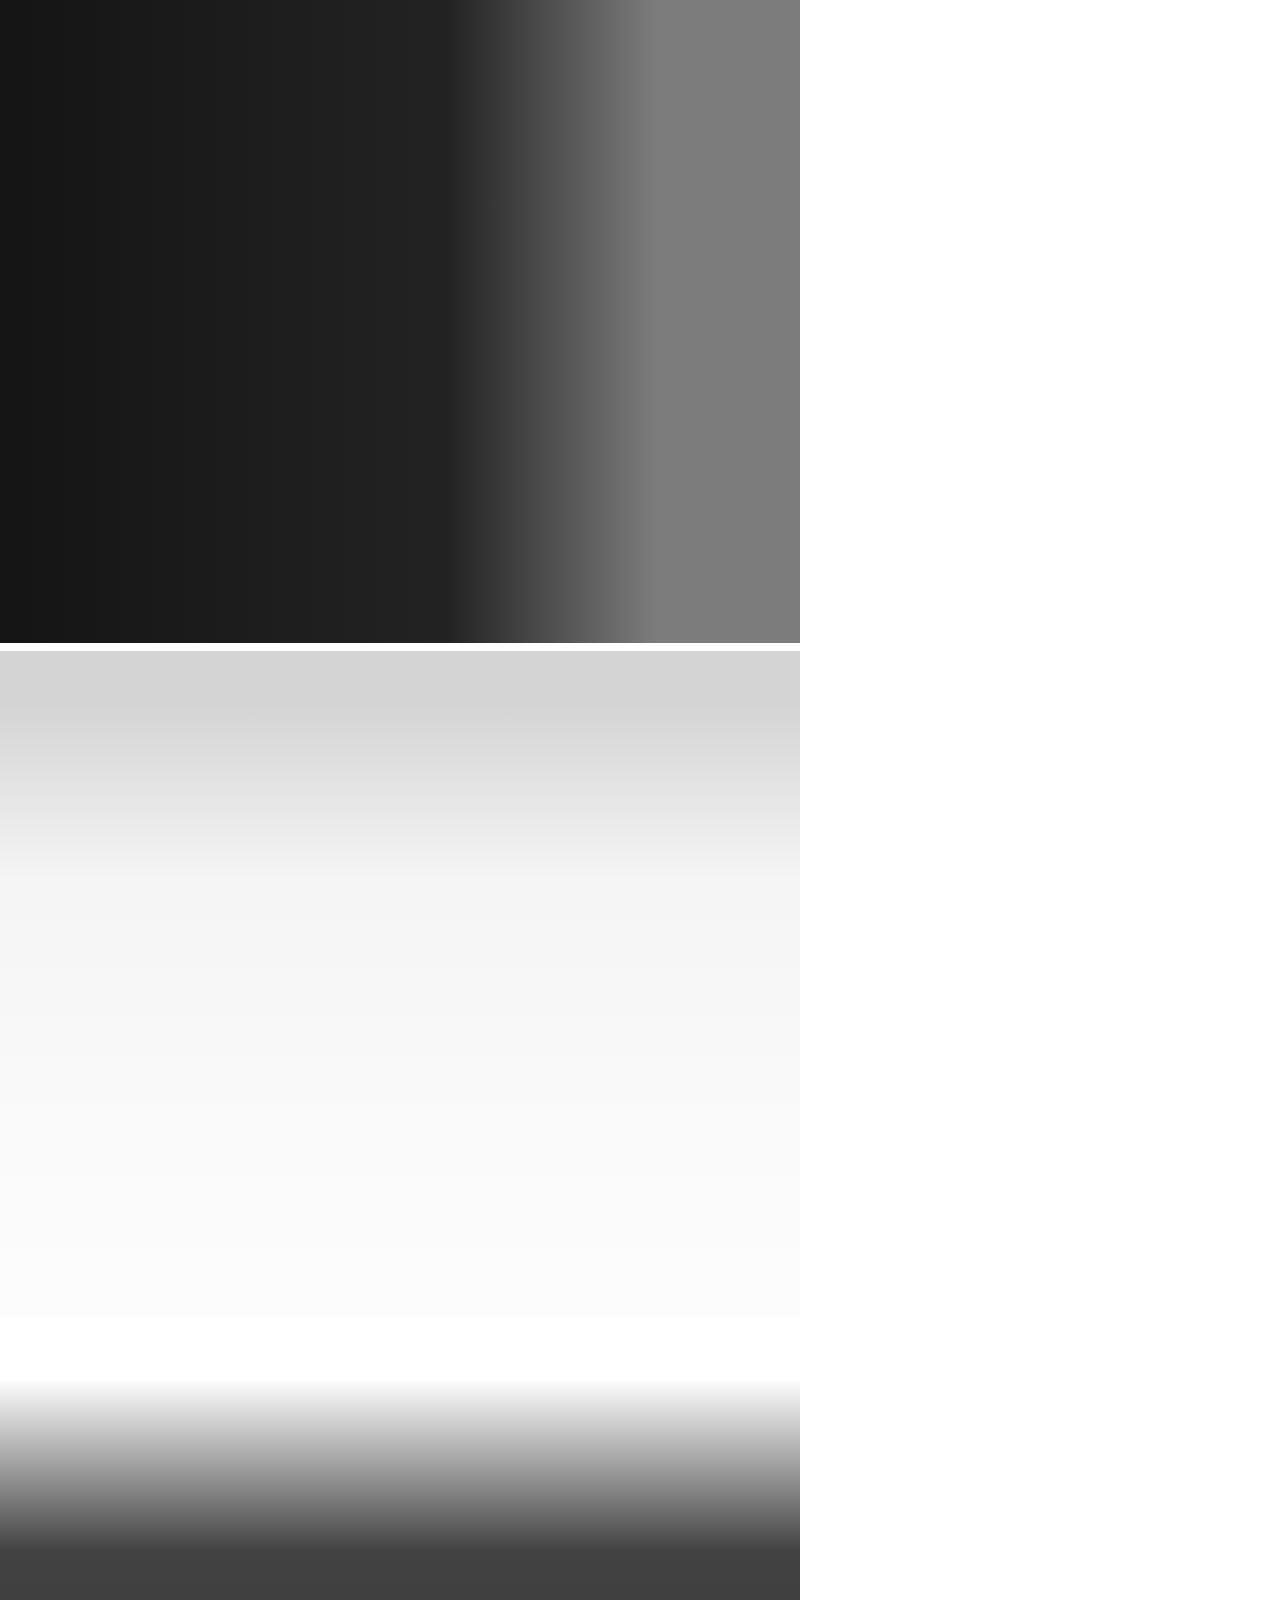
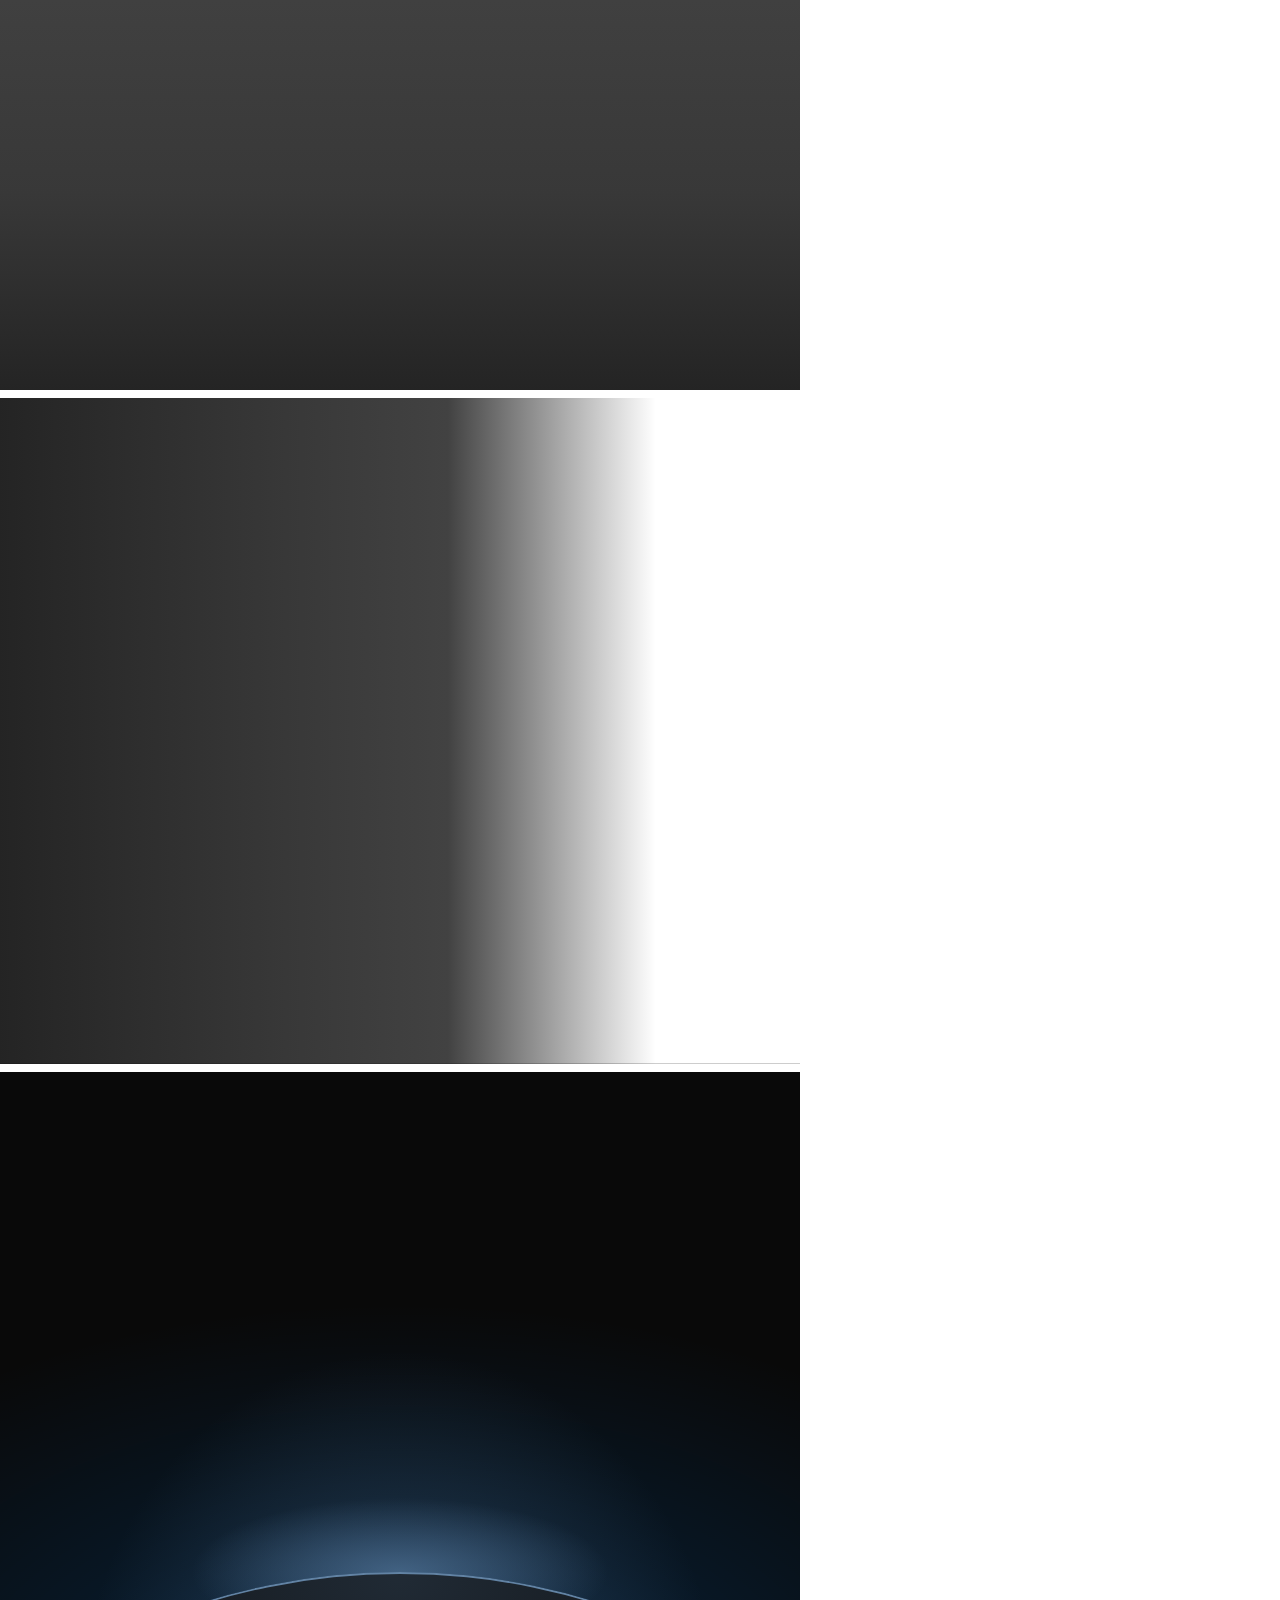
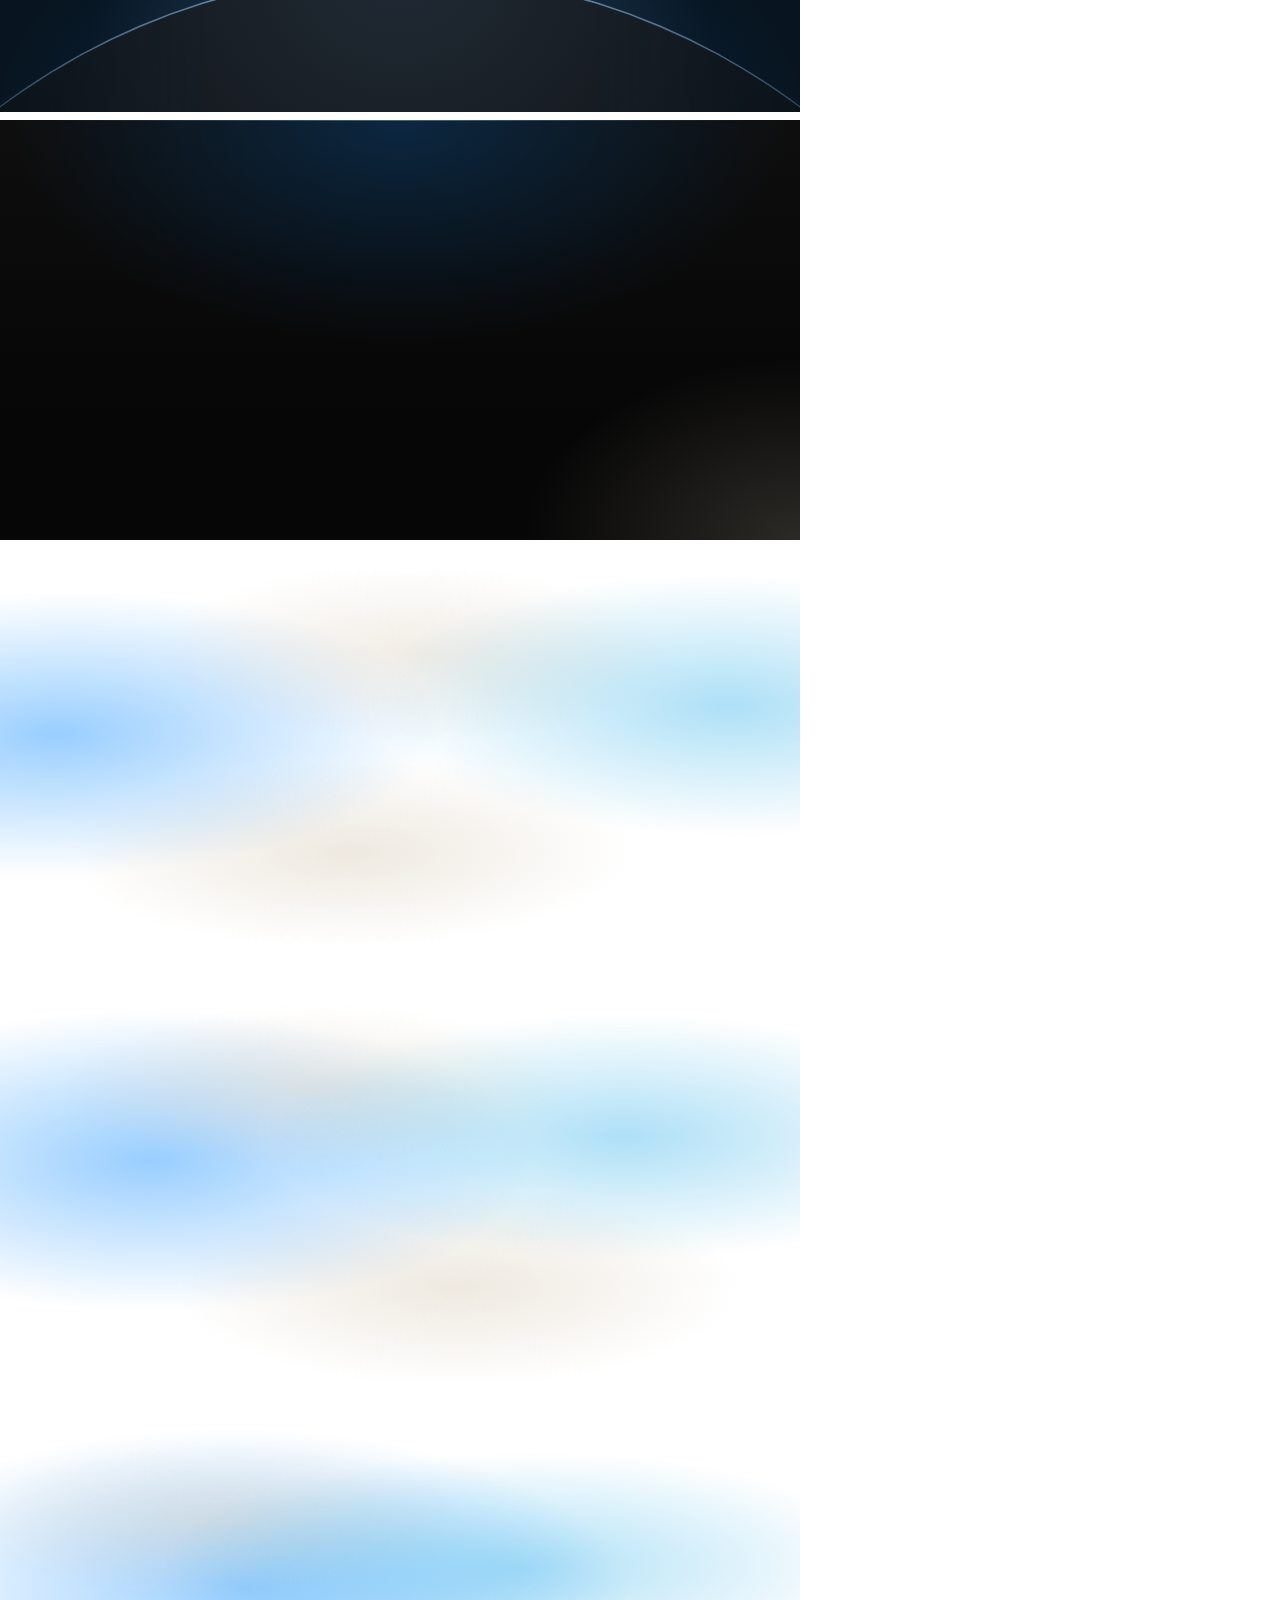
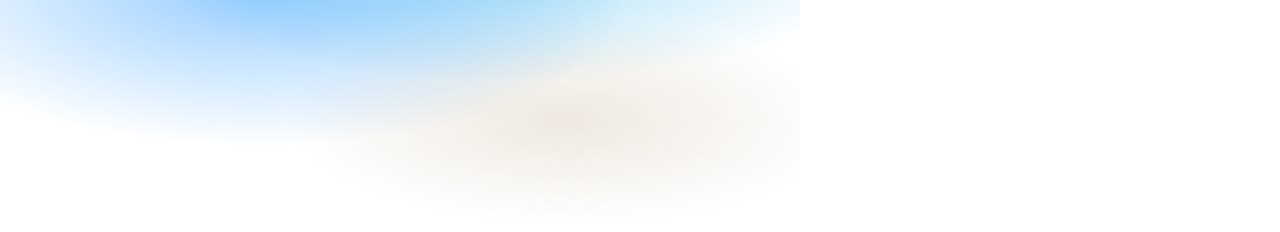
<file: .claude/skills/design-taste-frontend/assets/backgrounds/check.html>
<!doctype html>
<html lang="en" data-ground="sand">
<head>
<meta charset="utf-8">
<title>Backgrounds contrast check</title>
<!-- Every ground in a 800px box, for check.mjs: it sets a palette, screenshots the boxes and measures
     the ink and muted contrast on every pixel of each ground's text zone (index.json). The photograph
     grounds sit on a flat grey picture: #7c7c7c for the dark scrim, #d4d4d4 for the light one; and the worst case of the dark scrim: a white
     picture (white words on it). The light scrim is for pale photographs only. -->
<link rel="stylesheet" href="../system.css">
<link rel="stylesheet" href="backgrounds.css">
<style>body { margin: 0; width: 800px; } .box { width: 800px; margin: 0 0 8px; padding: 24px; font-size: 20px; } .pi, .pm { visibility: hidden; } .pi { color: var(--ink); } .pm { color: var(--muted); }  /* the liquid blobs held at the start, the middle and the end of their drift (the keyframes in backgrounds.css), so the text zone is measured where they stand under it */
  .at-start::before { animation: none; transform: translate3d(-7%, 0, 0) skewX(-7deg) scaleY(.94); } .at-start::after { animation: none; transform: translate3d(8%, 0, 0) skewX(6deg) scaleY(1.04); }
  .at-mid::before { animation: none; transform: translate3d(.5%, 0, 0) skewX(-.5deg) scaleY(.995); } .at-mid::after { animation: none; transform: translate3d(-.5%, 0, 0) scaleY(.98); }
  .at-end::before { animation: none; transform: translate3d(8%, 0, 0) skewX(6deg) scaleY(1.05); } .at-end::after { animation: none; transform: translate3d(-9%, 0, 0) skewX(-6deg) scaleY(.92); }
</style>
<script src="backgrounds.js" defer></script>
</head>
<body>
<div class="bg-mist box" data-g="mist" style="height:420px"><span class="pi">Ink</span> <span class="pm">Muted</span></div>
<div class="bg-halo box" data-g="halo" style="height:420px"><span class="pi">Ink</span> <span class="pm">Muted</span></div>
<div class="bg-grain box" data-g="grain" style="height:420px"><span class="pi">Ink</span> <span class="pm">Muted</span></div>
<div class="bg-paper box" data-g="paper" style="height:420px"><span class="pi">Ink</span> <span class="pm">Muted</span></div>
<div class="bg-dusk box" data-g="dusk" style="height:420px"><span class="pi">Ink</span> <span class="pm">Muted</span></div>
<div class="bg-topglow box" data-g="topglow" style="height:560px"><span class="pi">Ink</span> <span class="pm">Muted</span></div>
<div class="bg-ruled box" data-g="ruled" style="height:420px"><span class="pi">Ink</span> <span class="pm">Muted</span></div>
<div class="bg-dots box" data-g="dots" style="height:420px"><span class="pi">Ink</span> <span class="pm">Muted</span></div>
<div class="bg-arcs box" data-g="arcs" style="height:420px"><span class="pi">Ink</span> <span class="pm">Muted</span></div>
<div class="bg-band box" data-g="band" style="height:420px"><span class="pi">Ink</span> <span class="pm">Muted</span></div>
<div class="bg-field box" data-g="field" style="height:420px"><span class="pi">Ink</span> <span class="pm">Muted</span></div>
<div class="bg-band bg-tint box" data-g="band-tint" style="height:420px"><span class="pi">Ink</span> <span class="pm">Muted</span></div>
<div class="bg-field bg-tint box" data-g="field-tint" style="height:420px"><span class="pi">Ink</span> <span class="pm">Muted</span></div>
<div class="bg-photo box" data-g="photo" style="height:520px;--g-photo:linear-gradient(#7c7c7c,#7c7c7c)"><span class="pi">Ink</span> <span class="pm">Muted</span></div>
<div class="bg-photo bg-photo--left box" data-g="photo-left" style="height:520px;--g-photo:linear-gradient(#7c7c7c,#7c7c7c)"><span class="pi">Ink</span> <span class="pm">Muted</span></div>
<div class="bg-photo bg-photo--light box" data-g="photo-light" style="height:520px;--g-photo:linear-gradient(#d4d4d4,#d4d4d4)"><span class="pi">Ink</span> <span class="pm">Muted</span></div>
<div class="bg-photo box" data-g="photo-white" style="height:520px;--g-photo:linear-gradient(#fff,#fff)"><span class="pi">Ink</span> <span class="pm">Muted</span></div>
<div class="bg-photo bg-photo--left box" data-g="photo-left-white" style="height:520px;--g-photo:linear-gradient(#fff,#fff)"><span class="pi">Ink</span> <span class="pm">Muted</span></div>
<div class="bg-horizon box" data-g="horizon" style="height:640px"><span class="pi">Ink</span> <span class="pm">Muted</span></div>
<div class="bg-deep box" data-g="deep" style="height:420px"><span class="pi">Ink</span> <span class="pm">Muted</span></div>
<div class="bg-liquid box at-start" data-g="liquid" data-no-pause style="height:420px"><span class="pi">Ink</span> <span class="pm">Muted</span></div>
<div class="bg-liquid box at-mid" data-g="liquid-mid" data-no-pause style="height:420px"><span class="pi">Ink</span> <span class="pm">Muted</span></div>
<div class="bg-liquid box at-end" data-g="liquid-end" data-no-pause style="height:420px"><span class="pi">Ink</span> <span class="pm">Muted</span></div>

</body>
</html>
</file>
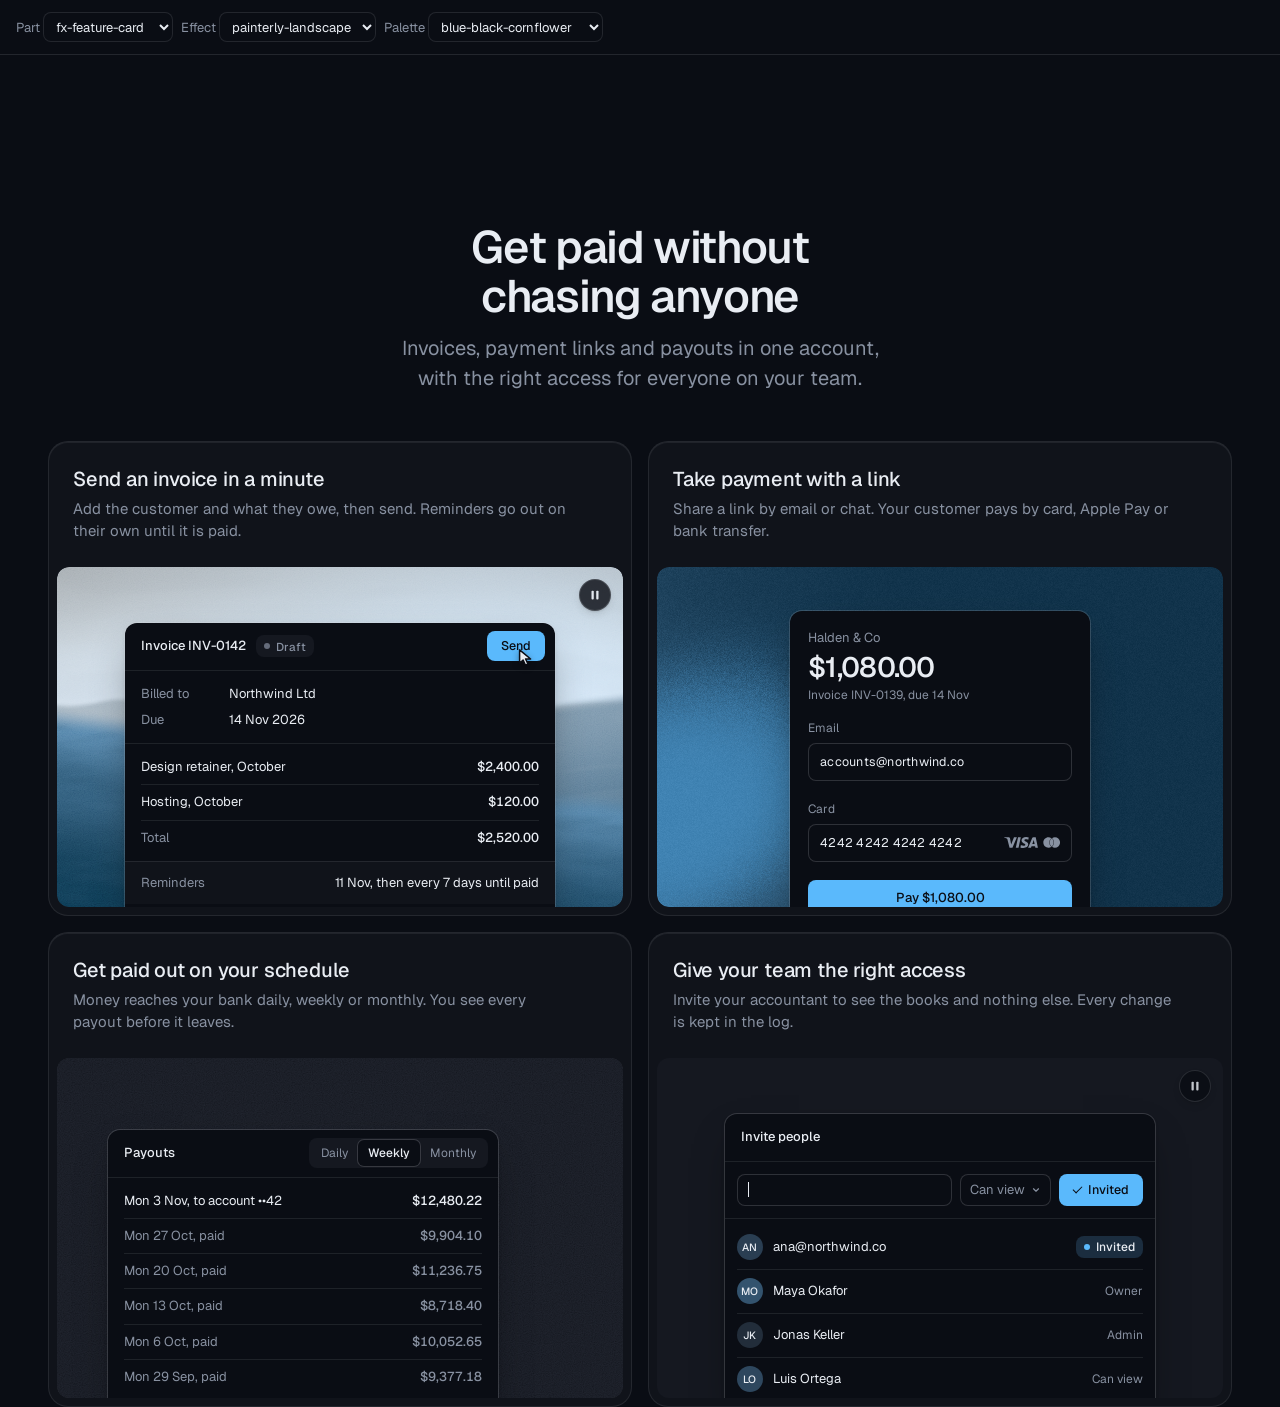
<file: .claude/skills/design-taste-frontend/assets/components/_lab.html>
<!doctype html>
<html lang="en" data-radius="soft">
<head>
<script>window.__tpGlMax = 16;   /* a gallery shows many live effects at once; a page of a site keeps the default 4 (fx.js) */</script>
<meta charset="utf-8">
<meta name="viewport" content="width=device-width, initial-scale=1">
<title>Component lab</title>
<link rel="preconnect" href="https://fonts.googleapis.com">
<link rel="preconnect" href="https://fonts.gstatic.com" crossorigin>
<link href="https://fonts.googleapis.com/css2?family=Geist:wght@100..900&family=Geist+Mono:wght@400..600&display=swap" rel="stylesheet">
<link rel="stylesheet" href="../system.css">
<link rel="stylesheet" href="./base.css">
<style>
  /* one component on its own, with a chosen effect (or object) and palette:
     _lab.html?c=fx-chart&fx=ruled-grounds&palette=white-link-blue&w=640 */
  :root { --font-display: "Geist", system-ui, sans-serif; --font-text: "Geist", system-ui, sans-serif; --font-mono: "Geist Mono", ui-monospace, monospace; --display-weight: 560; --display-tracking: -0.03em; }
  body { min-height: 100vh; margin: 0; }
  .bar { display: flex; flex-wrap: wrap; gap: 8px; align-items: center; padding: 12px 16px; border-bottom: 1px solid var(--line); font: 13px/1.4 var(--font-text); color: var(--muted); }
  .bar select { font: inherit; color: var(--ink); background: var(--bg); border: 1px solid var(--line); border-radius: var(--r-sm); height: 30px; padding: 0 8px; }
  .stage { padding: clamp(16px, 4vw, 48px); margin-inline: auto; }
</style>
</head>
<body>
<div class="bar">
  <label>Part <select id="c"></select></label>
  <label>Effect <select id="fx"></select></label>
  <label>Palette <select id="pal"></select></label>
</div>
<main class="stage" id="stage"></main>
<script type="module">
  import fx from '../effects/fx.js';
  const PARTS = ['fx-feature-card', 'fx-dither-object', 'fx-headline', 'fx-button', 'fx-prompt', 'fx-icon-tiles', 'fx-stat', 'fx-globe', 'fx-map', 'fx-chart', 'fx-bars', 'fx-band', 'fx-spotlight', 'fx-photo', 'fx-avatar', 'fx-search', 'fx-logos', 'fx-tabs', 'fx-pricing', 'fx-progress'];
  const PALETTES = {
    'blue-black-cornflower': { bg: '#0a0d14', surface: '#131824', ink: '#e9edf3', muted: '#8891a1', accent: '#5ab9fc', accentInk: '#0a0d14' },
    'graphite-safety-orange': { bg: '#18191b', surface: '#222427', ink: '#eff0f1', muted: '#9c9ea3', accent: '#ff4a1f', accentInk: '#18191b' },
    'white-link-blue': { bg: '#ffffff', surface: '#f4f4f4', ink: '#111111', muted: '#6b6b6b', accent: '#1a4be0', accentInk: '#ffffff' },
    'moss-sand': { bg: '#ddd6c6', surface: '#d2cab8', ink: '#2a2a26', muted: '#59574e', accent: '#4f6238', accentInk: '#ffffff' },
    'cobalt-field': { bg: '#0034eb', surface: '#002fd6', ink: '#ffffff', muted: '#dfe4f2', accent: '#e9e34a', accentInk: '#111111' },
  };
  const q = new URLSearchParams(location.search);
  const part = PARTS.includes(q.get('c')) ? q.get('c') : PARTS[0];
  const palId = PALETTES[q.get('palette')] ? q.get('palette') : 'blue-black-cornflower';
  const p = PALETTES[palId];
  const s = document.documentElement.style;
  const action = fx.color.contrast(p.accent, p.bg) >= 2.2 ? p.accent : p.ink;
  Object.entries({ '--p-bg': p.bg, '--p-surface': p.surface, '--p-ink': p.ink, '--p-muted': p.muted, '--p-accent': p.accent, '--p-accent-ink': p.accentInk, '--p-action': action, '--p-action-ink': action === p.accent ? p.accentInk : p.bg }).forEach(([k, v]) => s.setProperty(k, v));
  s.colorScheme = fx.color.isDark(p.bg) ? 'dark' : 'light';
  if (q.has('fallback')) fx.config.forceFallback = true;
  // one part at a time: at most 4 live WebGL contexts on this page
  fx.config.maxLive = 4;
  if (q.has('w')) document.getElementById('stage').style.maxWidth = q.get('w') + 'px';

  const base = `./${part}/`;
  const [meta, html, mod] = await Promise.all([fetch(base + 'meta.json').then(r => r.json()), fetch(base + 'component.html').then(r => r.text()), import(base + 'component.js')]);
  const link = Object.assign(document.createElement('link'), { rel: 'stylesheet', href: base + 'component.css' });
  document.head.append(link);
  await new Promise(r => { link.onload = link.onerror = r; });
  const choices = meta.effects?.length ? meta.effects : meta.objects || [];
  const chosen = choices.includes(q.get('fx')) ? q.get('fx') : meta.default;
  const stage = document.getElementById('stage');
  stage.innerHTML = html;
  const root = stage.firstElementChild;
  // the chosen effect goes where the part reads it: data-cx-object, data-cx-fill, or data-cx-effect on the root
  // the dither object: one figure set to the chosen object (one live object, as on a page); no caption under it
  if (meta.objects) {
    const fig = root.matches('[data-cx-object]') ? root : root.querySelector('[data-cx-object]');
    fig.dataset.cxObject = chosen;
    if (q.get('render') === 'studio') fig.dataset.cxRender = 'studio';
    fig.querySelector('.cx-obj__stage').removeAttribute('aria-label');
    fig.style.maxWidth = '720px';
  }
  // without ?fx= the markup keeps its own effects (the feature card mixes a landscape and a grain: setting
  // the default on every panel would paint the grain panel as a landscape too)
  else if (!choices.includes(q.get('fx'))) { /* as written */ }
  else if (root.querySelector('[data-cx-fill]')) root.querySelectorAll('[data-cx-fill]').forEach(el => { el.dataset.cxFill = chosen; });
  else if (root.querySelector('[data-cx-effect]')) root.querySelectorAll('[data-cx-effect]').forEach(el => { el.dataset.cxEffect = chosen; });
  else root.dataset.cxEffect = chosen;
  // the map draws its baked streets; an effect named with ?fx= shows its fallback ground (no map data) instead
  if (part === 'fx-map' && choices.includes(q.get('fx'))) delete root.dataset.cxMap;
  await document.fonts.ready;
  window.__part = mod.default(root);
  setTimeout(() => { document.documentElement.dataset.ready = '1'; }, 1200);

  const fill = (sel, list, cur, key) => {
    const el = document.getElementById(sel);
    el.innerHTML = list.map(v => `<option${v === cur ? ' selected' : ''}>${v}</option>`).join('');
    el.addEventListener('change', () => { q.set(key, el.value); if (key === 'c') q.delete('fx'); location.search = q.toString(); });
  };
  fill('c', PARTS, part, 'c');
  // a part whose default is none (the map's streets, the photograph as it is) lists none first, so the
  // select never shows an effect that is not on
  fill('fx', meta.default === 'none' ? ['none', ...choices] : choices, chosen, 'fx');
  fill('pal', Object.keys(PALETTES), palId, 'palette');
</script>
</body>
</html>
</file>
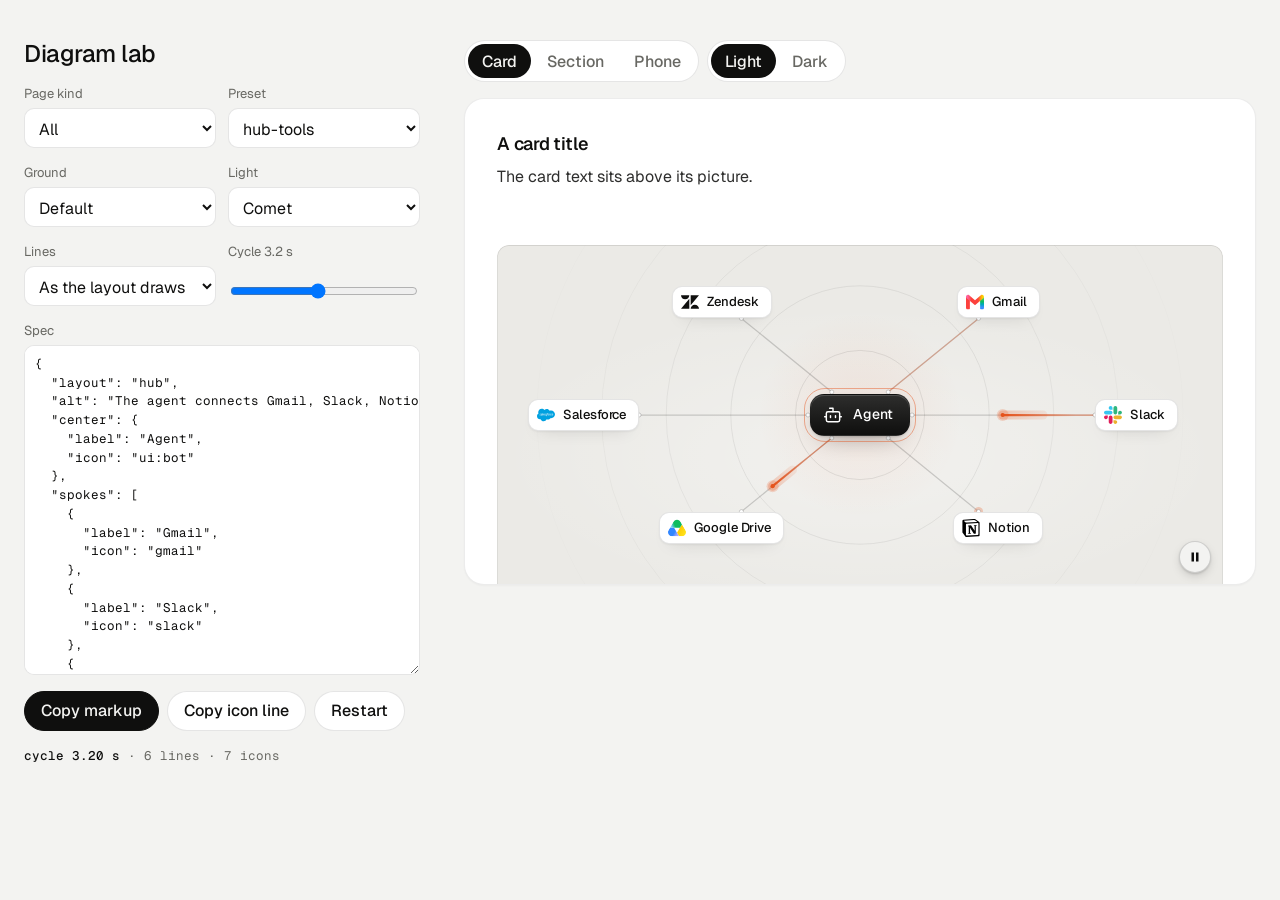
<file: .claude/skills/design-taste-frontend/assets/diagrams/lab.html>
<!doctype html>
<html lang="en">
<head>
<meta charset="utf-8">
<meta name="viewport" content="width=device-width, initial-scale=1">
<title>Diagram lab</title>
<link rel="preconnect" href="https://fonts.googleapis.com">
<link rel="preconnect" href="https://fonts.gstatic.com" crossorigin>
<link href="https://fonts.googleapis.com/css2?family=Geist:wght@300..700&family=Geist+Mono:wght@400;500&display=swap" rel="stylesheet">
<link rel="stylesheet" href="../ui/cards.css">
<link rel="stylesheet" href="diagram.css">
<style>
  /* The builder: pick a preset, change the JSON or the controls, see the card at once, copy the markup. Not part of a page. */
  :root { --font-text: "Geist", system-ui, sans-serif; --font-display: "Geist", system-ui, sans-serif; --font-mono: "Geist Mono", ui-monospace, monospace; }
  [data-theme="light"] { --bg: #f3f3f1; --card: #ffffff; --ink: #0f0f0e; --muted: #686863; --accent: #e5531c; --accent-ink: #ffffff; --frag: #ffffff; --ground-bg: #ebeae6; --ground-accent: #dcd9d0; --line: rgb(0 0 0 / .1); --field: #ffffff; }
  [data-theme="light"][data-accent="blue"] { --accent: #2456e8; }
  [data-theme="light"][data-accent="green"] { --accent: #16825d; }
  [data-theme="dark"] { --bg: #070708; --card: #141416; --ink: #f2f2ef; --muted: #8f9094; --accent: #ff7a3c; --accent-ink: #120c08; --frag: #1c1d20; --ground-bg: #101012; --ground-accent: #232326; --line: rgb(255 255 255 / .12); --field: #101012; }
  [data-theme="dark"][data-accent="white"] { --accent: #f2f2ef; --accent-ink: #0b0b0c; }
  [data-theme="dark"][data-accent="green"] { --accent: #3ccf8e; --accent-ink: #06130d; }
  * { box-sizing: border-box; }
  html, body { margin: 0; }
  body { font-family: var(--font-text); background: var(--bg); color: var(--ink); -webkit-font-smoothing: antialiased; min-height: 100vh; }
  .lab { display: grid; gap: 32px; max-width: 1440px; margin: 0 auto; padding: 32px 24px 64px; }
  .side { display: grid; gap: 16px; align-content: start; min-width: 0; }
  .side h1 { margin: 0; font: 500 24px/1.2 var(--font-display); letter-spacing: -0.02em; }
  .row { display: grid; gap: 6px; }
  .row > label, .row > .lbl { font-size: 13px; color: var(--muted); }
  .two { display: grid; grid-template-columns: 1fr 1fr; gap: 12px; }
  select, textarea, button, input[type=range] { font: inherit; color: inherit; }
  select, textarea { width: 100%; background: var(--field); border: 1px solid var(--line); border-radius: 10px; padding: 9px 10px; }
  select { height: 40px; }
  textarea { min-height: 360px; resize: vertical; font: 400 12.5px/1.5 var(--font-mono); white-space: pre; tab-size: 2; }
  textarea.is-bad { border-color: #c4321c; }
  .btns { display: flex; flex-wrap: wrap; gap: 8px; }
  button.b { height: 40px; padding: 0 16px; border-radius: 999px; border: 1px solid var(--line); background: var(--card); cursor: pointer; font-weight: 500; }
  button.b:hover { border-color: var(--ink); }
  button.b--main { background: var(--ink); color: var(--bg); border-color: var(--ink); }
  .out { font: 400 12.5px/1.5 var(--font-mono); color: var(--muted); overflow-wrap: anywhere; min-height: 1.5em; }
  .out b { color: var(--ink); font-weight: 500; }
  .out .bad { color: #c4321c; }
  .lb-stage { min-width: 0; display: grid; align-content: start; gap: 16px; }
  .lb-stage .card > .panel { --p-h: 340px; }
  .lb-stage .card--wide > .panel { --p-h: 560px; }
  .lb-stage .card--phone { max-width: 390px; }
  .lb-stage .card--phone > .panel { --p-h: 300px; }
  .seg { display: inline-flex; border: 1px solid var(--line); border-radius: 999px; padding: 3px; gap: 2px; background: var(--card); width: fit-content; }
  .seg button { height: 34px; padding: 0 14px; border: 0; background: none; border-radius: 999px; cursor: pointer; font-weight: 500; color: var(--muted); }
  .seg button[aria-pressed="true"] { background: var(--ink); color: var(--bg); }
  @media (min-width: 1024px) { .lab { grid-template-columns: 400px minmax(0, 1fr); gap: 40px; padding-top: 40px; } textarea { min-height: 330px; } .side { position: sticky; top: 24px; max-height: calc(100vh - 48px); overflow: auto; padding-right: 4px; } }
  @media (max-width: 639px) { .lab { padding: 24px 16px 48px; } }
</style>
</head>
<body data-theme="light" data-icon-base="../icons/demo/">
<div class="lab">
  <aside class="side">
    <h1>Diagram lab</h1>
    <div class="two">
      <div class="row"><label for="type">Page kind</label><select id="type"><option value="">All</option><option>software</option><option>tech</option><option>gaming</option><option>product</option><option>service</option></select></div>
      <div class="row"><label for="preset">Preset</label><select id="preset"></select></div>
    </div>
    <div class="two">
      <div class="row"><label for="ground">Ground</label><select id="ground"><option value="">Default</option><option>dots</option><option>rings</option><option>grid</option><option>glow</option><option>glow dots</option><option>glow rings</option><option>none</option></select></div>
      <div class="row"><label for="pulse">Light</label><select id="pulse"><option value="">Comet</option><option>dot</option><option>none</option></select></div>
    </div>
    <div class="two">
      <div class="row"><label for="curve">Lines</label><select id="curve"><option value="">As the layout draws them</option><option>curve</option><option>elbow</option><option>swirl</option></select></div>
      <div class="row"><label for="cycle">Cycle <span id="cycleV">3.2 s</span></label><input id="cycle" type="range" min="2.5" max="4" step="0.1" value="3.2"></div>
    </div>
    <div class="row"><label for="json">Spec</label><textarea id="json" spellcheck="false"></textarea></div>
    <div class="btns">
      <button class="b b--main" id="copy" type="button">Copy markup</button>
      <button class="b" id="copyIcons" type="button">Copy icon line</button>
      <button class="b" id="restart" type="button">Restart</button>
    </div>
    <div class="out" id="info"></div>
  </aside>
  <main class="lb-stage">
    <div class="btns">
      <div class="seg" id="size" role="group" aria-label="Size"><button type="button" data-v="card" aria-pressed="true">Card</button><button type="button" data-v="section" aria-pressed="false">Section</button><button type="button" data-v="phone" aria-pressed="false">Phone</button></div>
      <div class="seg" id="theme" role="group" aria-label="Palette"><button type="button" data-v="light" aria-pressed="true">Light</button><button type="button" data-v="dark" aria-pressed="false">Dark</button></div>
    </div>
    <article class="card card--row" id="card"><h3 id="ct"></h3><p id="cp"></p><div class="panel"><div class="dg" id="dg"></div></div></article>
  </main>
</div>
<script type="module">
  import dg from './diagram.js';
  const $ = id => document.getElementById(id);
  const presets = await dg.presets();
  const base = new URL('../icons/demo/', location.href).href;
  const q = new URLSearchParams(location.search);
  let spec = null, d = null, size = 'card';

  const names = type => Object.keys(presets).filter(k => !type || (presets[k].types || []).includes(type));
  const fillPresets = () => { $('preset').innerHTML = names($('type').value).map(k => `<option>${k}</option>`).join(''); };
  const load = id => { spec = JSON.parse(JSON.stringify(presets[id])); delete spec.types; $('json').value = JSON.stringify(spec, null, 2); sync(); };
  const first = n => (spec.center || spec.core || spec.input || spec.root || spec.left || {}).label || n;

  function iconIds(o, out = new Set()) {
    if (Array.isArray(o)) o.forEach(x => iconIds(x, out));
    else if (o && typeof o === 'object') for (const k in o) { if (k === 'icon' && typeof o[k] === 'string' && !/^text:|[/.]/.test(o[k])) out.add(o[k]); else iconIds(o[k], out); }
    return out;
  }
  function markup() {
    const j = JSON.stringify(spec);
    return /'/.test(j)
      ? `<div class="panel"><div class="dg" data-diagram><script type="application/json">${j}<\/script></div></div>`
      : `<div class="panel"><div class="dg" data-diagram='${j}'></div></div>`;
  }
  function paint() {
    const card = $('card');
    card.classList.toggle('card--wide', size === 'section');
    card.classList.toggle('card--phone', size === 'phone');
    const s = JSON.parse(JSON.stringify(spec));
    if (size === 'section') s.size = 'section';
    $('ct').textContent = 'A card title';
    $('cp').textContent = 'The card text sits above its picture.';
    const el = $('dg');
    d = dg.mount(el, s, { iconBase: base });
    const ids = [...iconIds(spec)];
    setTimeout(() => {
      $('info').innerHTML = `<b>cycle ${d.T ? d.T.toFixed(2) : '-'} s</b> · ${d.E ? d.E.filter(e => e.lit).length : 0} lines · ${ids.length} icons`;
    }, 400);
  }
  function sync() {
    try { spec = JSON.parse($('json').value); $('json').classList.remove('is-bad'); } catch (e) { $('json').classList.add('is-bad'); $('info').innerHTML = `<span class="bad">${e.message}</span>`; return; }
    paint();
  }
  // a control writes into the spec and the textarea
  function setField(path, v) {
    try { spec = JSON.parse($('json').value); } catch { return; }
    const [a, b] = path.split('.');
    if (b) { spec[a] = spec[a] || {}; if (v === '' || v == null) delete spec[a][b]; else spec[a][b] = v; if (!Object.keys(spec[a]).length) delete spec[a]; }
    else if (v === '' || v == null) delete spec[a]; else spec[a] = v;
    $('json').value = JSON.stringify(spec, null, 2);
    sync();
  }
  $('type').onchange = () => { fillPresets(); load($('preset').value); };
  $('preset').onchange = () => { $('ground').value = $('pulse').value = $('curve').value = ''; $('cycle').value = 3.2; $('cycleV').textContent = '3.2 s'; load($('preset').value); };
  $('ground').onchange = () => setField('ground', $('ground').value);
  $('pulse').onchange = () => setField('motion.pulse', $('pulse').value);
  $('curve').onchange = () => setField('curve', $('curve').value);
  $('cycle').oninput = () => { $('cycleV').textContent = (+$('cycle').value).toFixed(1) + ' s'; setField('motion.cycle', +$('cycle').value === 3.2 ? '' : +$('cycle').value); };
  let t0; $('json').oninput = () => { clearTimeout(t0); t0 = setTimeout(sync, 350); };
  $('restart').onclick = () => d && d.restart && d.restart();
  const copy = async (text, btn, label) => { try { await navigator.clipboard.writeText(text); btn.textContent = 'Copied'; } catch { btn.textContent = 'Copy failed'; } setTimeout(() => (btn.textContent = label), 1400); };
  $('copy').onclick = () => copy(markup(), $('copy'), 'Copy markup');
  $('copyIcons').onclick = () => copy(`node <skill>/scripts/icons.mjs fetch ${[...iconIds(spec)].join(' ')} --out assets/icons`, $('copyIcons'), 'Copy icon line');
  for (const [id, key] of [['size', 'size'], ['theme', 'theme']]) {
    $(id).onclick = ev => {
      const b = ev.target.closest('button'); if (!b) return;
      [...$(id).children].forEach(x => x.setAttribute('aria-pressed', String(x === b)));
      if (key === 'size') { size = b.dataset.v; paint(); } else document.body.dataset.theme = b.dataset.v;
    };
  }
  if (q.get('type')) $('type').value = q.get('type');
  fillPresets();
  if (q.get('preset') && presets[q.get('preset')]) $('preset').value = q.get('preset');
  if (q.get('theme') === 'dark') { document.body.dataset.theme = 'dark'; $('theme').children[1].click(); }
  load($('preset').value);
  window.__lab = { get d() { return d; } };
</script>
</body>
</html>
</file>
<file: app/css/limna.css>
/* LIMNA – bondeappen.
   Built for a phone held outdoors: large text, strong contrast, big targets.
   The same layout widens into a sidebar and columns on a desktop. */

@font-face {
  font-family: "Albert Sans";
  font-style: normal;
  font-weight: 300 700;
  font-display: swap;
  src: url(../../fonts/albert-latin-ext.woff2) format("woff2");
  unicode-range: U+0100-02BA, U+02BD-02C5, U+02C7-02CC, U+02CE-02D7, U+02DD-02FF, U+0304, U+0308, U+0329, U+1D00-1DBF, U+1E00-1E9F, U+1EF2-1EFF, U+2020, U+20A0-20AB, U+20AD-20C4, U+2113, U+2C60-2C7F, U+A720-A7FF;
}
@font-face {
  font-family: "Albert Sans";
  font-style: normal;
  font-weight: 300 700;
  font-display: swap;
  src: url(../../fonts/albert-latin.woff2) format("woff2");
  unicode-range: U+0000-00FF, U+0131, U+0152-0153, U+02BB-02BC, U+02C6, U+02DA, U+02DC, U+0304, U+0308, U+0329, U+2000-206F, U+20AC, U+2122, U+2191, U+2193, U+2212, U+2215, U+FEFF, U+FFFD;
}

/* Colours follow limna.se: off-white ground, dark teal ink, gold only as a marker.
   Status colours are toned to sit on that ground but keep their meaning. */
:root {
  --bg: #f2efe7;
  --surface: #fbfaf6;
  --surface-2: #ebe7dc;
  --line: rgba(29, 71, 67, 0.17);
  --line-strong: rgba(29, 71, 67, 0.42);
  --ink: #1d4743;
  --ink-2: #2d5955;
  --muted: #5e7774;

  --brand: #1d4743;
  --brand-deep: #163a37;
  --brand-ink: #f2efe7;
  --gold: #e3c567;

  --ok: #2c6a46;
  --ok-bg: #e2ebdd;
  --ok-line: #b4cbb0;
  --warn: #77540f;
  --warn-bg: #f6ecca;
  --warn-line: #e3c567;
  --warn-solid: #d2a334;
  --bad: #9c3b27;
  --bad-bg: #f4e1d9;
  --bad-line: #dcae9f;

  --water: #3d8a81;
  --water-deep: #245e57;
  --in: #3d8a81;
  --out: #c2973a;

  --radius: 6px;
  --r-sm: 4px;
  --gap: 14px;
  --nav-h: 66px;
  --shadow: none;
  --ease: cubic-bezier(.22, .8, .18, 1);
  font-size: 17px;
}

* { box-sizing: border-box; }

html { -webkit-text-size-adjust: 100%; }

body {
  margin: 0;
  background: var(--bg);
  color: var(--ink);
  font-family: "Albert Sans", ui-sans-serif, system-ui, -apple-system, "Segoe UI", sans-serif;
  line-height: 1.45;
  -webkit-font-smoothing: antialiased;
  text-rendering: optimizeLegibility;
}

h1, h2 { text-wrap: balance; }
a, button, input, select, summary, label { touch-action: manipulation; -webkit-tap-highlight-color: rgba(29, 71, 67, 0.12); }
::selection { background: var(--gold); color: var(--brand-deep); }

h1, h2, p, ul, ol, dl, dd { margin: 0; padding: 0; }
ul, ol { list-style: none; }
a { color: inherit; text-decoration: none; }
button { font: inherit; color: inherit; cursor: pointer; }
b { font-weight: 700; }
small { font-weight: 500; }

.icon { flex: none; width: 1.3em; height: 1.3em; }
.icon--end { margin-left: auto; color: var(--muted); width: 1.1em; height: 1.1em; }
.muted { color: var(--muted); font-size: 0.9rem; }
.hint { color: var(--muted); font-size: 0.84rem; margin-top: 10px; }

:focus-visible { outline: 2px solid var(--ink); outline-offset: 3px; border-radius: 2px; }

/* --- Shell ----------------------------------------------------------------- */

.app { min-height: 100vh; min-height: 100dvh; }

.page { padding-bottom: calc(var(--nav-h) + env(safe-area-inset-bottom) + 18px); }

.top {
  position: sticky;
  top: 0;
  z-index: 20;
  display: flex;
  align-items: center;
  gap: 6px;
  padding: calc(env(safe-area-inset-top) + 8px) 8px 8px 16px;
  background: rgba(242, 239, 231, 0.94);
  -webkit-backdrop-filter: blur(10px);
  backdrop-filter: blur(10px);
  color: var(--ink);
  border-bottom: 1px solid var(--line);
}

/* The real mark and wordmark from limna.se, drawn in the ink colour */
.brand { display: flex; align-items: center; gap: 9px; min-height: 44px; color: var(--ink); }
.brand i { display: block; background: currentColor; -webkit-mask: var(--m) center / contain no-repeat; mask: var(--m) center / contain no-repeat; }
.brand__ic { --m: url(../../img/limna-ikon.png); width: 24px; height: 24px; transition: transform 0.8s var(--ease); }
.brand__wm { --m: url(../../img/limna-ord.png); width: 78px; height: 17px; }
.brand:hover .brand__ic { transform: rotate(90deg); }
.brand--side { display: none; }

.top__farm {
  margin-left: 8px;
  padding-left: 12px;
  border-left: 1px solid var(--line);
  font-size: 0.9rem;
  color: var(--muted);
  white-space: nowrap;
  overflow: hidden;
  text-overflow: ellipsis;
  flex: 1;
  min-width: 0;
}

.iconbtn {
  position: relative;
  display: grid;
  place-items: center;
  width: 46px;
  height: 46px;
  border-radius: var(--r-sm);
  flex: none;
}
.iconbtn:hover, .iconbtn[aria-current] { background: rgba(29, 71, 67, 0.07); }
.iconbtn .icon { width: 24px; height: 24px; }

.badge {
  min-width: 20px;
  height: 20px;
  padding: 0 5px;
  border-radius: 10px;
  background: var(--gold);
  color: var(--brand-deep);
  font-size: 0.74rem;
  font-weight: 700;
  font-variant-numeric: tabular-nums;
  line-height: 20px;
  text-align: center;
}
.iconbtn .badge { position: absolute; top: 3px; right: 2px; }

.statusline {
  display: flex;
  align-items: center;
  gap: 8px;
  flex-wrap: wrap;
  padding: 8px 16px;
  font-size: 0.86rem;
  color: var(--muted);
  border-bottom: 1px solid var(--line);
}
.statusline b { color: var(--ink); font-weight: 600; }
.statusline .icon { width: 18px; height: 18px; }
.statusline__demo {
  margin-left: auto;
  padding: 2px 0;
  font-size: 0.84rem;
  white-space: nowrap;
  color: var(--ink-2);
  background: linear-gradient(currentColor, currentColor) 0 100% / 100% 1px no-repeat;
}
.statusline[hidden] { display: none; }
.statusline--warn { background: var(--warn-bg); color: var(--warn); border-bottom-color: var(--warn-line); font-size: 0.94rem; padding: 12px 16px; }
.statusline--warn .icon { width: 24px; height: 24px; }

.view { padding: 14px 14px 0; max-width: 1120px; margin: 0 auto; }

/* Bottom tabs on a phone */
.nav {
  position: fixed;
  left: 0;
  right: 0;
  bottom: 0;
  z-index: 30;
  display: flex;
  background: rgba(242, 239, 231, 0.96);
  -webkit-backdrop-filter: blur(10px);
  backdrop-filter: blur(10px);
  border-top: 1px solid var(--line);
  padding-bottom: env(safe-area-inset-bottom);
}
.nav__farm { display: none; }
.nav__item {
  flex: 1;
  min-width: 0;
  height: var(--nav-h);
  display: flex;
  flex-direction: column;
  align-items: center;
  justify-content: center;
  gap: 3px;
  font-size: 0.7rem;
  font-weight: 500;
  color: var(--muted);
  border-top: 2px solid transparent;
  margin-top: -1px;
}
.nav__item .icon { width: 24px; height: 24px; }
.nav__item[aria-current] { color: var(--ink); font-weight: 600; border-top-color: var(--ink); }
.nav__item--extra { display: none; }

/* --- Layout ---------------------------------------------------------------- */

.grid, .stack { display: grid; gap: var(--gap); align-items: start; }
.grid > *, .stack > * { min-width: 0; }

.pagehead { display: flex; align-items: center; justify-content: space-between; gap: 12px; margin: 4px 2px 12px; }
.pagehead h1 { font-size: 2rem; font-weight: 400; line-height: 1.05; letter-spacing: -0.035em; }
.pagehead--sub { margin: 8px 2px 0; }
.pagehead--sub h2 { font-size: 1.3rem; font-weight: 400; letter-spacing: -0.02em; }

.backlink { display: inline-flex; align-items: center; gap: 4px; min-height: 44px; margin-bottom: 4px; font-weight: 500; color: var(--ink); }

/* --- Cards ----------------------------------------------------------------- */

.card {
  display: block;
  background: var(--surface);
  border: 1px solid var(--line);
  border-radius: var(--radius);
  padding: 16px;
  box-shadow: var(--shadow);
}
.card--link { transition: border-color 0.2s, transform 0.3s var(--ease); }
.card--link:hover { border-color: var(--line-strong); transform: translateY(-2px); }
.card--bad { border-color: var(--bad-line); background: var(--bad-bg); }
.card--demo { border-style: dashed; border-color: var(--muted); }

.card__head { display: flex; flex-wrap: wrap; align-items: center; justify-content: space-between; gap: 6px 10px; margin-bottom: 10px; }
.card__head h1, .card__head h2 { min-width: 0; overflow-wrap: anywhere; }
.card__head h1 { font-size: 1.7rem; font-weight: 400; line-height: 1.1; letter-spacing: -0.03em; }
.card__head h2 { display: flex; align-items: center; gap: 8px; font-size: 1.05rem; font-weight: 600; letter-spacing: -0.01em; }
.card__head h2 .icon { color: var(--muted); width: 1.15em; height: 1.15em; }
.card__head--wrap { flex-wrap: wrap; }
.card__head--sub { margin-top: 18px; padding-top: 14px; border-top: 1px solid var(--line); }
.card__line { margin-top: 8px; color: var(--ink-2); }
.card__line b { color: var(--ink); }

.big { font-size: 2.6rem; font-weight: 400; line-height: 1.05; letter-spacing: -0.04em; font-variant-numeric: tabular-nums; }
.big small { font-size: 0.95rem; font-weight: 500; color: var(--muted); letter-spacing: 0; }

.tag { padding: 2px 8px; border-radius: var(--r-sm); border: 1px dashed var(--line-strong); color: var(--muted); font-size: 0.8rem; font-weight: 500; white-space: nowrap; }

/* Status pill: always an icon and a word, never colour alone */
.pill {
  display: inline-flex;
  align-items: center;
  gap: 5px;
  padding: 3px 9px 3px 6px;
  border-radius: var(--r-sm);
  font-size: 0.84rem;
  font-weight: 600;
  white-space: nowrap;
  border: 1px solid;
}
.pill .icon { width: 17px; height: 17px; }
.pill--ok { background: var(--ok-bg); color: var(--ok); border-color: var(--ok-line); }
.pill--warn { background: var(--warn-bg); color: var(--warn); border-color: var(--warn-line); }
.pill--bad { background: var(--bad-bg); color: var(--bad); border-color: var(--bad-line); }

/* --- Hero: the five-second answer ------------------------------------------ */

.hero {
  display: grid;
  grid-template-columns: auto 1fr;
  gap: 12px 14px;
  align-items: start;
  padding: 20px 18px 18px;
  border-radius: var(--radius);
  background: var(--surface);
  border: 1px solid var(--line);
  border-top: 4px solid;
}
.hero--ok { border-top-color: var(--ok); }
.hero--warn { border-top-color: var(--warn-solid); }
.hero--bad { border-top-color: var(--bad); }
.hero__icon { display: grid; place-items: center; width: 40px; height: 40px; border-radius: var(--r-sm); }
.hero--ok .hero__icon { background: var(--ok-bg); }
.hero--warn .hero__icon { background: var(--warn-bg); }
.hero--bad .hero__icon { background: var(--bad-bg); }
.hero__icon .icon { width: 24px; height: 24px; }
.hero--ok .hero__icon { color: var(--ok); }
.hero--warn .hero__icon { color: var(--warn); }
.hero--bad .hero__icon { color: var(--bad); }
/* Same kicker as limna.se: a short rule, then the words */
.eyebrow { display: flex; align-items: center; gap: 10px; font-size: 0.86rem; font-weight: 500; color: var(--muted); }
.eyebrow::before { content: ""; width: 22px; height: 1px; background: currentColor; }
.hero h1 { font-size: 1.75rem; font-weight: 400; line-height: 1.1; letter-spacing: -0.035em; margin-top: 6px; }
.hero__text { margin-top: 6px; color: var(--ink-2); }
.hero__list, .hero > .btn, .hero > .statuslist { grid-column: 1 / -1; }
.hero__list { border-top: 1px solid var(--line); border-bottom: 1px solid var(--line); }
.hero__list li { display: flex; justify-content: space-between; gap: 12px; padding: 12px 0; }
.hero__list li + li { border-top: 1px solid var(--line); }
.hero__list div { display: flex; flex-direction: column; min-width: 0; }
.hero__list div:first-child { flex: 1; }
.hero__list span { font-size: 0.86rem; color: var(--muted); }
.hero__dose { flex: none; align-items: flex-end; text-align: right; white-space: nowrap; }
.hero__dose b { font-size: 1.3rem; font-weight: 500; letter-spacing: -0.02em; font-variant-numeric: tabular-nums; }

/* --- Home: the answer, one button, three lines -------------------------- */

.home { display: grid; gap: 22px; max-width: 660px; margin: 0 auto; padding-top: 8px; }
.home .alarms { margin-bottom: 0; }

.today--warn .eyebrow { color: var(--warn); }
.today--bad .eyebrow { color: var(--bad); }
.today h1 { margin-top: 12px; font-size: clamp(2.1rem, 8.4vw, 3.1rem); font-weight: 400; line-height: 1.02; letter-spacing: -0.045em; }
.today__when { margin-top: 14px; font-size: 1.1rem; color: var(--ink-2); }
.today__when b { color: var(--ink); font-weight: 600; font-variant-numeric: tabular-nums; }

.today__doses { margin-top: 20px; border-top: 1px solid var(--line-strong); }
.today__doses a { display: flex; align-items: center; gap: 10px; min-height: 58px; border-bottom: 1px solid var(--line); font-size: 1.12rem; }
.today__doses b { font-weight: 600; }
.today__doses span { margin-left: auto; font-size: 1.35rem; letter-spacing: -0.02em; font-variant-numeric: tabular-nums; }
.today__doses .icon--end { margin-left: 0; }

.today__warn { display: flex; gap: 10px; margin-top: 14px; padding: 11px 14px; border-radius: var(--r-sm); border-left: 3px solid var(--warn-solid); background: var(--warn-bg); color: var(--warn); font-weight: 500; }
.today--bad .today__warn { border-left-color: var(--bad); background: var(--bad-bg); color: var(--bad); }

.btn--wide { width: 100%; margin-top: 20px; min-height: 60px; font-size: 1.1rem; }
.today__done { display: flex; align-items: flex-start; gap: 8px; margin-top: 16px; color: var(--ok); font-weight: 500; }
.today__done .icon { margin-top: 2px; }
.linkbtn { min-height: 44px; padding: 0 6px; border: 0; background: none; color: var(--ink); font-weight: 500; text-decoration: underline; text-underline-offset: 3px; }
.today .behind { margin-top: 10px; }
.today__why { display: grid; gap: 10px; padding-bottom: 12px; color: var(--ink-2); }
.today__why b { color: var(--ink); font-weight: 600; }

.glance { border-top: 1px solid var(--line-strong); }
.glance__row { display: flex; align-items: center; gap: 12px; min-height: 60px; padding: 8px 2px; border-bottom: 1px solid var(--line); }
.glance__row b { flex: none; width: 5em; font-weight: 600; }
.glance__row span { min-width: 0; color: var(--ink-2); }
a.glance__row { transition: background-color 0.2s; }
a.glance__row:hover { background: rgba(29, 71, 67, 0.04); }

/* One status signal: a dot. Filled only when something needs doing. */
.dot { flex: none; width: 10px; height: 10px; border-radius: 50%; border: 1.5px solid var(--line-strong); }
.dot--warn { background: var(--warn-solid); border-color: var(--warn-solid); }
.dot--bad { background: var(--bad); border-color: var(--bad); }

/* --- Buttons --------------------------------------------------------------- */

.btn {
  display: inline-flex;
  align-items: center;
  justify-content: center;
  gap: 8px;
  min-height: 50px;
  padding: 0 20px;
  border-radius: var(--r-sm);
  border: 1px solid transparent;
  font-weight: 500;
  background: none;
  transition: background-color 0.25s, border-color 0.25s, transform 0.15s;
}
.btn:active { transform: scale(0.98); }
.btn .icon:last-child { transition: transform 0.4s var(--ease); }
.btn:hover .icon:last-child { transform: translateX(3px); }
.btn .icon { width: 20px; height: 20px; }
.btn--primary { background: var(--brand); color: var(--brand-ink); }
.btn--primary:hover { background: var(--brand-deep); }
.btn--done { width: 100%; margin-top: 14px; background: var(--brand); color: var(--brand-ink); font-size: 1.05rem; min-height: 54px; }
.btn--done:hover { background: var(--brand-deep); }
.btn--ghost { border-color: var(--line-strong); color: var(--ink); background: transparent; margin-top: 12px; min-height: 46px; }
.btn--ghost:hover { border-color: var(--ink); }
.btn--danger { color: var(--bad); }

/* Segmented control */
.seg { display: inline-flex; padding: 3px; border-radius: var(--radius); background: var(--surface-2); border: 0; max-width: 100%; overflow-x: auto; scrollbar-width: none; }
.seg::-webkit-scrollbar { display: none; }
.seg__btn { min-height: 40px; padding: 0 14px; border: 0; border-radius: var(--r-sm); background: none; font-weight: 500; font-size: 0.9rem; color: var(--ink-2); white-space: nowrap; }
.seg__btn[aria-pressed="true"] { background: var(--brand); color: var(--brand-ink); }
.card > .seg { margin-bottom: 8px; }

/* --- Pond ------------------------------------------------------------------ */

.tank { display: flex; height: 14px; margin: 14px 0 4px; border-radius: 3px; background: var(--surface-2); border: 1px solid var(--line); overflow: hidden; }
.tank__dead { background: repeating-linear-gradient(135deg, rgba(29, 71, 67, 0.28) 0 1px, transparent 1px 5px); }
.tank__fill { background: var(--water); }
.tank--warn .tank__fill { background: var(--warn-solid); }
.tank--bad .tank__fill { background: var(--bad); }

.pondtop { display: grid; gap: 16px; }
.pondsvg { width: 100%; max-width: 440px; height: auto; justify-self: center; }
.ps-bed { fill: var(--surface-2); stroke: var(--line); stroke-width: 1.5; }
.ps-water { fill: var(--water); }
.ps-dead { fill: var(--water-deep); }
.ps-min { stroke: var(--ink-2); stroke-width: 1.2; stroke-dasharray: 5 4; }
.ps-label { font-size: 11px; fill: var(--ink-2); }
.ps-now { font-size: 15px; font-weight: 700; fill: var(--ink); }
.ps-now--in { fill: #fff; }
.ps-mast { stroke: var(--ink); stroke-width: 1.6; }
.ps-buoy { fill: var(--gold); stroke: var(--ink); stroke-width: 1.4; }

.tiles { display: grid; grid-template-columns: repeat(2, 1fr); gap: 10px; }
.tile { display: flex; flex-direction: column; gap: 2px; padding: 10px 0 4px; border-top: 1px solid var(--line-strong); min-width: 0; }
.tile__label { display: flex; align-items: center; justify-content: space-between; font-size: 0.84rem; font-weight: 500; color: var(--muted); }
.tile__label .icon { width: 20px; height: 20px; }
.tile__value { font-size: 1.7rem; font-weight: 400; line-height: 1.15; letter-spacing: -0.03em; font-variant-numeric: tabular-nums; }
.tile__value small { font-size: 0.85rem; color: var(--muted); }
.tile__normal { font-size: 0.78rem; color: var(--muted); }
.tile--warn { border-top: 2px solid var(--warn-solid); }
.tile--warn .tile__label { color: var(--warn); }
.tile--bad { border-top: 2px solid var(--bad); }
.tile--bad .tile__label { color: var(--bad); }
.tile--pending { border-top-style: dashed; }
.tile--pending .tile__value { color: var(--muted); }

.balance li { display: grid; grid-template-columns: 1fr auto; gap: 2px 10px; align-items: center; padding: 8px 0; }
.balance li + li { border-top: 1px solid var(--line); }
.balance__label { font-size: 0.92rem; color: var(--ink-2); }
.balance li b { font-variant-numeric: tabular-nums; white-space: nowrap; }
.balance__bar { grid-column: 1 / -1; height: 8px; border-radius: 2px; background: var(--surface-2); }
.balance__bar i { display: block; height: 100%; min-width: 3px; border-radius: 2px; }
.balance__bar .in { background: var(--in); }
.balance__bar .out { background: var(--out); }
.balance__net { margin-top: 10px; padding-top: 10px; border-top: 1px solid var(--line-strong); }

.notes { display: grid; gap: 10px; }
.note { display: flex; gap: 10px; padding: 12px 14px; border-radius: var(--r-sm); border: 0; border-left: 3px solid; }
.note div { display: flex; flex-direction: column; gap: 2px; }
.note span { font-size: 0.92rem; color: var(--ink-2); }
.note--ok { background: var(--ok-bg); border-color: var(--ok); }
.note--ok .icon { color: var(--ok); }
.note--warn { background: var(--warn-bg); border-color: var(--warn-solid); }
.note--warn .icon { color: var(--warn); }
.note--bad { background: var(--bad-bg); border-color: var(--bad); }
.note--bad .icon { color: var(--bad); }

/* --- Fields ---------------------------------------------------------------- */

.rows li + li { border-top: 1px solid var(--line); }
.row { display: flex; align-items: center; gap: 12px; padding: 12px 0; }
.row__main { flex: 1; min-width: 0; }
.row__title { display: flex; align-items: baseline; gap: 8px; margin-bottom: 7px; }
.row__title span { font-size: 0.84rem; color: var(--muted); white-space: nowrap; overflow: hidden; text-overflow: ellipsis; }
.row__side { display: flex; flex-direction: column; align-items: flex-end; gap: 4px; font-variant-numeric: tabular-nums; }

/* Moisture bar: left end = wilting point, right end = field capacity, tick = dry limit */
.mbar { position: relative; height: 10px; border-radius: 2px; background: var(--surface-2); }
.mbar__fill { height: 100%; border-radius: 2px; background: var(--ok); }
.mbar--warn .mbar__fill { background: var(--warn-solid); }
.mbar--bad .mbar__fill { background: var(--bad); }
.mbar__mark { position: absolute; top: -5px; bottom: -5px; width: 2px; margin-left: -1px; background: var(--ink); }
.mbar__legend { display: flex; justify-content: space-between; gap: 8px; margin-top: 6px; font-size: 0.76rem; color: var(--muted); }

.fieldcard .big { margin: 8px 0 10px; }
.advice { display: flex; align-items: center; gap: 8px; margin-top: 12px; padding-top: 12px; border-top: 1px solid var(--line); font-weight: 600; }
.advice--tonight { color: var(--warn); }
.advice--short { color: var(--bad); }

.advicebox { display: flex; gap: 12px; margin-top: 14px; padding: 14px; border-radius: var(--r-sm); border: 0; border-left: 3px solid; }
.advicebox div { display: flex; flex-direction: column; gap: 3px; }
.advicebox b { font-size: 1.08rem; font-weight: 600; }
.advicebox span { color: var(--ink-2); }
.advicebox--ok { background: var(--ok-bg); border-color: var(--ok); }
.advicebox--ok .icon { color: var(--ok); }
.advicebox--warn { background: var(--warn-bg); border-color: var(--warn-solid); }
.advicebox--warn .icon { color: var(--warn); }
.advicebox--bad { background: var(--bad-bg); border-color: var(--bad); }
.advicebox--bad .icon { color: var(--bad); }

.facts > div { display: flex; justify-content: space-between; gap: 16px; padding: 9px 0; }
.facts > div + div { border-top: 1px solid var(--line); }
.facts dt { color: var(--ink-2); font-size: 0.92rem; }
.facts dd { font-weight: 600; text-align: right; font-variant-numeric: tabular-nums; }
.risk { color: var(--bad); }

details.behind { margin-top: 14px; border-top: 1px solid var(--line); }
details.behind summary { display: flex; align-items: center; min-height: 48px; font-weight: 500; color: var(--ink); cursor: pointer; }
details.behind--card { margin-top: 0; border-top: 1px solid var(--line); }
details.behind--card summary { min-height: 30px; }

/* --- Weather --------------------------------------------------------------- */

.wx { display: grid; grid-template-columns: repeat(5, 1fr); border-top: 1px solid var(--line); border-bottom: 1px solid var(--line); }
.wx li { display: flex; flex-direction: column; align-items: center; gap: 4px; padding: 12px 2px; }
.wx li + li { border-left: 1px solid var(--line); }
.wx__day { font-size: 0.8rem; font-weight: 500; color: var(--muted); }
.wx .icon { width: 26px; height: 26px; color: var(--warn-solid); }
.wx--rain .icon { color: #3a6ea5; }
.wx b { font-size: 1.25rem; font-weight: 400; letter-spacing: -0.02em; }
.wx__rain { font-size: 0.8rem; color: var(--muted); white-space: nowrap; }
.wx--rain .wx__rain { color: #2c5a8c; font-weight: 600; }

/* --- Alarms and status ----------------------------------------------------- */

.alarms { display: grid; gap: 8px; margin-bottom: 12px; }
.alarm { display: flex; align-items: center; gap: 10px; padding: 12px 14px; border-radius: var(--r-sm); border: 0; border-left: 3px solid; }
.alarm div { display: flex; flex-direction: column; min-width: 0; }
.alarm span { font-size: 0.88rem; color: var(--ink-2); }
.alarm--warn { background: var(--warn-bg); border-color: var(--warn-solid); }
.alarm--warn > .icon:first-child { color: var(--warn); }
.alarm--bad { background: var(--bad-bg); border-color: var(--bad); }
.alarm--bad > .icon:first-child { color: var(--bad); }

.statuslist { display: grid; gap: 8px; }
.statuslist li { display: flex; align-items: flex-start; gap: 10px; color: var(--ink-2); }
.statuslist .icon { color: var(--muted); margin-top: 1px; }
.statuslist b { color: var(--ink); }
.statuslist--hero { padding: 12px 0; border-top: 1px solid var(--line); }
.statuslist .is-warn, .statuslist .is-warn .icon { color: var(--warn); }

/* --- Irrigation plan ------------------------------------------------------- */

.weekwrap { overflow-x: auto; margin: 0 -4px; }
.week { width: 100%; min-width: 300px; table-layout: fixed; border-collapse: collapse; font-size: 0.84rem; font-variant-numeric: tabular-nums; }
.week th, .week td { padding: 7px 1px; text-align: center; }
.week th:first-child { width: 31%; }
.week thead th { font-size: 0.76rem; font-weight: 500; color: var(--muted); white-space: nowrap; }
.week tbody th { text-align: left; font-weight: 600; white-space: nowrap; padding-right: 6px; overflow: hidden; text-overflow: ellipsis; }
.week tbody tr + tr th, .week tbody tr + tr td { border-top: 1px solid var(--line); }
.week__wx th, .week__wx td { color: var(--muted); font-weight: 500; }
.dose { display: inline-grid; place-items: center; min-width: 28px; height: 30px; padding: 0 3px; border-radius: var(--r-sm); font-weight: 600; background: #dde6ec; color: #234f73; }
.dose--now { background: var(--brand); color: var(--brand-ink); }
.dose--hold { background: none; border: 1px dashed #3a6ea5; color: #2c5a8c; font-size: 0.66rem; font-weight: 600; min-width: 0; padding: 0 2px; }
.dose--none { background: none; color: var(--line); }

.plancard { border-left-width: 3px; border-left-style: solid; }
.plancard--tonight { border-left-color: var(--warn-solid); }
.plancard--short { border-left-color: var(--bad); }
.plancard--hold, .plancard--planned { border-left-color: #3a6ea5; }
.plancard--none { border-left-color: var(--ok); }
.plancard__title { font-size: 1.45rem; font-weight: 400; line-height: 1.15; letter-spacing: -0.03em; }
.doseline { display: grid; grid-template-columns: 1fr 1fr 1.35fr; gap: 6px; margin-top: 12px; }
.doseline li { display: flex; flex-direction: column; padding: 8px 0 0; border-top: 1px solid var(--line-strong); min-width: 0; }
.doseline b { font-size: 1.1rem; font-weight: 500; white-space: nowrap; font-variant-numeric: tabular-nums; }
.doseline span { font-size: 0.78rem; color: var(--muted); }
.why { margin-top: 12px; color: var(--ink-2); }
.why b { color: var(--ink); }
.limit { display: flex; gap: 8px; align-items: flex-start; margin-top: 10px; color: var(--warn); font-weight: 600; font-size: 0.92rem; }

/* Numbered like the list on limna.se: 01, 02 … */
.ranking { counter-reset: rank; margin-top: 12px; display: grid; border-bottom: 1px solid var(--line); }
.ranking li { counter-increment: rank; display: flex; justify-content: space-between; align-items: center; gap: 12px; padding: 11px 0; border-top: 1px solid var(--line); }
.ranking li::before { content: counter(rank, decimal-leading-zero); flex: none; width: 26px; color: var(--muted); font-size: 0.86rem; font-variant-numeric: tabular-nums; }
.ranking div { display: flex; flex-direction: column; min-width: 0; }
.ranking div:first-of-type { flex: 1; }
.ranking span { font-size: 0.84rem; color: var(--muted); }
.ranking__num { align-items: flex-end; text-align: right; }

.donelist li { display: flex; align-items: center; justify-content: space-between; gap: 12px; padding: 10px 0; }
.donelist li + li { border-top: 1px solid var(--line); }
.donelist div { display: flex; flex-direction: column; }
.donelist span { font-size: 0.86rem; color: var(--muted); }
.donelist .btn { margin-top: 0; }

/* --- Economy --------------------------------------------------------------- */

.kpis { display: grid; grid-template-columns: repeat(2, 1fr); gap: 10px; }
.kpis div { display: flex; flex-direction: column; gap: 4px; padding: 10px 0 4px; border-top: 1px solid var(--line-strong); min-width: 0; }
.kpis span { font-size: 0.84rem; color: var(--muted); }
.kpis b { font-size: 1.6rem; font-weight: 400; line-height: 1.1; letter-spacing: -0.03em; font-variant-numeric: tabular-nums; }
.kpi--risk { border-top: 2px solid var(--bad) !important; }
.kpi--risk b { color: var(--bad); }
.assume { display: grid; gap: 10px; padding-left: 18px; list-style: disc; color: var(--ink-2); font-size: 0.94rem; }
.assume b { color: var(--ink); }

/* --- Charts ---------------------------------------------------------------- */

.chart { position: relative; margin-top: 8px; touch-action: pan-y; user-select: none; -webkit-user-select: none; }
.chart svg { display: block; }
.c-grid { stroke: var(--line); stroke-width: 1; }
.c-tick, .c-unit { font-size: 11.500px; fill: var(--muted); font-variant-numeric: tabular-nums; }
.c-band { fill: var(--ok-bg); }
.c-refline { stroke: var(--ink-2); stroke-width: 1; stroke-dasharray: 4 4; }
.c-ref { font-size: 11px; fill: var(--ink-2); font-weight: 600; paint-order: stroke; stroke: var(--surface); stroke-width: 3px; }
.c-vline { stroke: var(--muted); stroke-width: 1; }
.c-cross { stroke: var(--ink); stroke-width: 1; }
.c-dot { stroke: var(--surface); stroke-width: 2; }
.chart-tip { position: absolute; top: 0; z-index: 5; padding: 7px 10px; border-radius: var(--r-sm); background: var(--brand-deep); color: var(--brand-ink); font-size: 0.8rem; line-height: 1.35; white-space: nowrap; pointer-events: none; box-shadow: 0 4px 14px rgba(0, 0, 0, 0.2); }
.chart-tip__head { opacity: 0.8; font-size: 0.74rem; }
.chart-tip .swatch { border-color: #fff; }
.chart-legend { display: flex; flex-wrap: wrap; gap: 6px 16px; margin-top: 4px; font-size: 0.84rem; color: var(--ink-2); }
.chart-legend span { display: inline-flex; align-items: center; }
.swatch { display: inline-block; width: 18px; height: 0; margin-right: 6px; vertical-align: middle; border-top: 3px solid var(--c); border-radius: 2px; }
.swatch--dashed { border-top-style: dashed; }

/* --- Settings -------------------------------------------------------------- */

.form { display: grid; gap: 12px; }
.fld { display: grid; gap: 5px; }
.fld__label { font-size: 0.88rem; font-weight: 500; color: var(--muted); }
.fld__in { display: flex; align-items: center; min-height: 52px; border: 1px solid var(--line-strong); border-radius: var(--r-sm); background: var(--surface); overflow: hidden; transition: border-color 0.2s; }
.fld__in:focus-within { border-color: var(--ink); box-shadow: 0 0 0 1px var(--ink); }
.fld__in input, .fld__in select { flex: 1; min-width: 0; height: 50px; padding: 0 14px; border: 0; background: none; font: inherit; font-size: 1.05rem; color: var(--ink); outline: none; }
.fld__in em { padding: 0 14px 0 4px; font-style: normal; color: var(--muted); white-space: nowrap; }
.fld__hint { font-size: 0.8rem; color: var(--muted); }

.scenarios { display: grid; gap: 8px; margin: 12px 0; }
.scenario { display: flex; flex-direction: column; gap: 2px; padding: 12px 14px; border-radius: var(--r-sm); border: 1px solid var(--line-strong); background: var(--surface); text-align: left; transition: border-color 0.2s; }
.scenario:hover { border-color: var(--ink); }
.scenario span { font-size: 0.88rem; color: var(--ink-2); }
.scenario[aria-pressed="true"] { border-color: var(--ink); background: var(--surface-2); box-shadow: inset 3px 0 0 var(--ink); }
.check { display: flex; align-items: flex-start; gap: 12px; padding: 10px 0; cursor: pointer; }
.check input { width: 24px; height: 24px; margin: 0; accent-color: var(--brand); flex: none; }
.check span { color: var(--ink-2); font-size: 0.94rem; }
.check b { color: var(--ink); display: block; }

.fieldform { border: 1px solid var(--line); border-radius: var(--r-sm); padding: 0 14px; margin-bottom: 8px; }
.fieldform[open] { padding-bottom: 14px; }
.fieldform summary { display: flex; flex-direction: column; justify-content: center; min-height: 58px; cursor: pointer; }
.fieldform summary span { font-size: 0.86rem; color: var(--muted); }
.fieldform .form { margin-top: 6px; }

/* --- Farm map -------------------------------------------------------------- */

.mapcard { margin-bottom: var(--gap); }
.farmmap {
  position: relative;
  height: clamp(320px, 96vw, 560px);
  border-radius: var(--r-sm);
  overflow: hidden;
  background: #4c5a37;
  border: 1px solid var(--line);
}
.farmmap svg { display: block; width: 100%; height: 100%; touch-action: none; cursor: grab; user-select: none; -webkit-user-select: none; }
.farmmap svg:active { cursor: grabbing; }
.map-road { fill: none; stroke: #b9ad8d; stroke-width: 7; stroke-linecap: round; }
.map-track { fill: none; stroke: #a89f80; stroke-width: 4; stroke-linecap: round; }
.map-track--thin { stroke-width: 2.500; stroke: #8f8a66; opacity: 0.8; stroke-linejoin: round; }
.map-field, .map-pond { cursor: pointer; outline: none; }
.map-edge { fill: none; stroke: rgba(255, 255, 255, 0.45); stroke-width: 1.200; vector-effect: non-scaling-stroke; stroke-linejoin: round; }
.map-field:hover .map-edge, .map-pond:hover .map-edge { stroke: #fff; stroke-width: 2; }
.map-field:focus-visible .map-edge, .map-pond:focus-visible .map-edge { stroke: var(--gold); stroke-width: 3.500; }
.is-selected .map-edge { stroke: #fff; stroke-width: 3.500; }
.map-lbl { pointer-events: none; text-anchor: middle; paint-order: stroke; stroke: rgba(8, 24, 20, 0.82); stroke-width: 3.200px; stroke-linejoin: round; fill: #fff; }
.map-lbl__name { font-size: 12.500px; font-weight: 700; }
.map-lbl__val { font-size: 13px; font-weight: 700; font-variant-numeric: tabular-nums; }
.map-lbl__sub { font-size: 11px; font-weight: 600; }
.map-lbl.is-compact .map-lbl__val, .map-lbl.is-compact .map-lbl__sub { display: none; }
.map-lbl.is-hidden { display: none; }

.farmmap__tools { position: absolute; top: 8px; right: 8px; display: flex; gap: 6px; }
.farmmap__tools button {
  display: inline-flex; align-items: center; justify-content: center;
  border: 0; border-radius: var(--r-sm); background: rgba(242, 239, 231, 0.95); color: var(--ink);
  box-shadow: 0 1px 4px rgba(0, 0, 0, 0.25);
}
.farmmap__tools button { width: 42px; height: 42px; }
.farmmap__tools .icon { width: 22px; height: 22px; }
.switch { display: inline-flex; align-items: center; gap: 8px; min-height: 40px; padding: 0 4px; border: 0; background: none; font-weight: 500; font-size: 0.88rem; color: var(--ink-2); }
.switch i { width: 34px; height: 20px; border-radius: 10px; background: rgba(29, 71, 67, 0.3); position: relative; transition: background 0.15s; }
.switch i::after { content: ""; position: absolute; top: 2px; left: 2px; width: 16px; height: 16px; border-radius: 50%; background: #fff; transition: left 0.15s; }
.switch[aria-pressed="true"] i { background: var(--brand); }
.switch[aria-pressed="true"] i::after { left: 16px; }
.farmmap__scale { position: absolute; left: 12px; bottom: 10px; display: flex; flex-direction: column; gap: 2px; color: #fff; font-size: 0.72rem; font-weight: 700; text-shadow: 0 1px 3px rgba(0, 0, 0, 0.9); pointer-events: none; }
.farmmap__scale i { height: 6px; border: 2px solid #fff; border-top: 0; box-shadow: 0 1px 2px rgba(0, 0, 0, 0.5); }
.farmmap__note { position: absolute; right: 10px; bottom: 10px; padding: 2px 8px; border-radius: 6px; background: rgba(8, 24, 20, 0.6); color: #fff; font-size: 0.7rem; pointer-events: none; }

.maplegend { margin-top: 12px; }
.maplegend { display: flex; flex-wrap: wrap; gap: 6px 20px; font-size: 0.88rem; color: var(--ink-2); }
.maplegend li { display: flex; align-items: center; gap: 7px; }
.dot--good { background: #3f8a5a; border-color: #3f8a5a; }

/* Satellite view: the photo carries the picture, the fields are a light tint with a clear edge */
.farmmap--photo .map-edge { stroke: rgba(255, 255, 255, 0.85); stroke-width: 1.6; }
.farmmap--photo .map-field:hover .map-edge, .farmmap--photo .map-pond:hover .map-edge { stroke: #fff; stroke-width: 2.6; }
.farmmap--photo .is-selected .map-edge { stroke: var(--gold); stroke-width: 3.5; }
.farmmap--photo .map-field polygon:first-child { transition: fill-opacity 0.2s; }
.farmmap--photo .is-selected polygon:first-child { fill-opacity: 0.6; }
.seg--small .seg__btn { min-height: 34px; padding: 0 12px; font-size: 0.86rem; }

.mapinfo { margin-top: 14px; padding: 14px 0 0; border-top: 1px solid var(--line-strong); }
.mapinfo p { margin-top: 6px; color: var(--ink-2); }
.mapinfo p b { color: var(--ink); }
.mapinfo__head { display: flex; flex-wrap: wrap; align-items: center; justify-content: space-between; gap: 6px 10px; }
.mapinfo__head b { font-size: 1.15rem; }
.mapinfo--empty { display: flex; gap: 10px; align-items: flex-start; color: var(--ink-2); font-size: 0.92rem; }
.mapinfo--empty .icon { color: var(--muted); }

/* --- Wider screens --------------------------------------------------------- */

@media (min-width: 560px) {
  .tiles { grid-template-columns: repeat(3, 1fr); }
  .kpis { grid-template-columns: repeat(4, 1fr); }
  .scenarios { grid-template-columns: repeat(2, 1fr); }
  .form { grid-template-columns: repeat(2, 1fr); }
}

@media (min-width: 760px) {
  .grid--two, .grid--overview { grid-template-columns: repeat(2, 1fr); }
  .grid--overview .hero, .card--span { grid-column: 1 / -1; }
  .pondtop { grid-template-columns: 1fr minmax(280px, 400px); align-items: center; }
  .hero { padding: 26px 26px 22px; }
  .hero h1 { font-size: 2.4rem; }
  .hero > .btn { justify-self: start; }
  .btn--done { width: auto; min-width: 200px; }
}

@media (min-width: 1000px) {
  :root { --gap: 18px; }
  .app { display: grid; grid-template-columns: 236px 1fr; }
  .page { padding-bottom: 40px; min-width: 0; }
  .top { display: none; }
  .view { padding: 22px 28px 0; }
  .nav {
    position: sticky;
    top: 0;
    height: 100vh;
    flex-direction: column;
    padding: 22px 14px;
    gap: 2px;
    background: var(--bg);
    -webkit-backdrop-filter: none;
    backdrop-filter: none;
    border-top: 0;
    border-right: 1px solid var(--line);
  }
  .brand--side { display: flex; padding: 0 10px; }
  .brand--side .brand__ic { width: 28px; height: 28px; }
  .brand--side .brand__wm { width: 92px; height: 20px; }
  .nav__farm { display: block; padding: 4px 10px 22px; color: var(--muted); font-size: 0.9rem; }
  .nav__item, .nav__item--extra {
    display: flex;
    flex: none;
    flex-direction: row;
    justify-content: flex-start;
    gap: 12px;
    height: 46px;
    margin-top: 0;
    padding: 0 12px;
    border-top: 0;
    border-radius: var(--r-sm);
    font-size: 0.98rem;
    font-weight: 500;
    color: var(--ink-2);
  }
  .nav__item:hover { background: rgba(29, 71, 67, 0.07); }
  .nav__item[aria-current] { background: var(--ink); color: var(--brand-ink); font-weight: 500; }
  .nav__item .icon { width: 22px; height: 22px; }
  .nav__item .badge { margin-left: auto; }
  .nav__item:nth-of-type(7) { margin-top: 14px; }
  .statusline { padding: 12px 28px; }
  .grid--overview { grid-template-columns: repeat(3, 1fr); }
  .tiles { grid-template-columns: repeat(6, 1fr); }
}

@media (prefers-reduced-motion: reduce) {
  * { transition: none !important; }
  .card--link:hover, .btn:active, .btn:hover .icon:last-child, .brand:hover .brand__ic { transform: none; }
}
</file>
<file: .claude/skills/design-taste-frontend/assets/system.css>
/*
  taste-skill system.css - the one system for the page. Link it first, then assets/ui/cards.css (the
  feature card, its panel and the fragment placements), then set the palette (--p-*), the fonts and
  the radius set on :root in the page (node scripts/start.mjs prints that block).
  Do not add a second grid, spacing scale, type scale, radius scale, button or card style.
*/

/* ---------------------------------------------------------------- tokens */
:root {
  /* palette (hex only; fx.js reads --bg --surface --ink --muted --accent --accent-ink) */
  --p-bg: #ffffff;
  --p-surface: #f4f4f4;
  --p-ink: #111111;
  --p-muted: #6b6b6b;
  --p-accent: #1a4be0;
  --p-accent-ink: #ffffff;
  --p-action: #1a4be0;      /* buttons, links, focus: the accent, or the ink when the accent is too pale */
  --p-action-ink: #ffffff;
  --p-inv-bg: #111111;
  --p-inv-surface: #1c1c1c;
  --p-inv-ink: #f4f4f4;
  --p-inv-muted: #a3a3a3;
  --p-inv-accent: #ffffff;
  --p-inv-accent-ink: #111111;
  --p-inv-action: #ffffff;
  --p-inv-action-ink: #111111;
  /* the lit ground behind UI and in the closing band (references/cards.md), one per page, tech pages only
     (none on kind other, which is flat): <html data-ground="sand|sky|sage|painting">. system.js gives it to every ground
     that holds UI, on light and dark pages alike; --hue on one panel changes only its accent */
  --ground-bg: #d9ccb7; --ground-surface: #e9e0d2; --ground-ink: #2a2622; --ground-muted: #5a534a; --ground-accent: #a8794a;

  /* fonts */
  --font-display: system-ui, -apple-system, "Segoe UI", sans-serif;
  --font-text: system-ui, -apple-system, "Segoe UI", sans-serif;
  --font-mono: ui-monospace, "SFMono-Regular", Menlo, Consolas, monospace;
  --display-weight: 400;    /* headlines 400; 500 on a tech page (software, gaming, hardware) */
  --display-tracking: -0.025em;

  /* the page rhythm (references/layout-v4.md): one section per screen. The header is fixed and
     --nav tall; every section is padded --padt above and --padb (plus the phone action bar, --bar)
     below, and is exactly one or two screens tall (--h: 1 or 2; --hm on a phone). The hero's words
     start --hgap under the header and its content ends --hpadb above the fold. */
  --nav: 72px;
  --padt: 120px;
  --padb: 72px;
  --hgap: 48px;
  --hpadb: 64px;
  --bar: 0px;
  /* grid: one .wrap (alias .container) for the header, every section and the footer, the same
     --gut on both sides: 1280 wide at x 80-1360 at 1440, 342 at x 24-366 at 390 */
  --container: 1280px;
  --gut: 80px;
  --pad: var(--gut);
  --gutter: 24px;

  /* spacing: 4/8 scale */
  --s-1: 4px;  --s-2: 8px;  --s-3: 12px; --s-4: 16px; --s-5: 24px;
  --s-6: 32px; --s-7: 48px; --s-8: 64px; --s-9: 96px; --s-10: 128px;
  --section: 40px;      /* only a .section outside main (the kit's demo pages); every main > section and
                           footer.closing take --padt and --padb */
  --section-band: 56px; /* the same for an older footer outside footer.closing */
  --head-gap: 48px;     /* the one heading-to-content gap, 32 on a phone (layout.css reads it as --ly-head-gap) */
  --card-pad: 16px;     /* card padding (cards.css sets its own for cards with a panel) */
  --card-gap: 16px;     /* gap between cards */

  /* type scale (the only sizes on the page) */
  --t-label: 13px;
  --t-small: 14px;
  --t-body: 16px;
  --t-lead: 18px;
  --t-card: 18px;
  --t-h3: 24px;
  /* straight lines from the phone size at 390 to the desktop size at 1440 (system.md's table) */
  --t-h2: clamp(30px, 1.72vw + 23.3px, 48px);
  --t-h1: clamp(38px, 3.24vw + 25.4px, 72px);
  /* a big number stays a step under the h2 (VI-11): 38 at 1440, 28 at 390, so it never reads as a
     section heading; a stats row and a price set their own, smaller still */
  --t-stat: clamp(28px, .952vw + 24.29px, 38px);

  /* radius: one scale (soft by default; data-radius on <html> switches it) */
  --r-sm: 8px;  --r-md: 12px; --r-lg: 20px; --r-btn: 8px;

  /* controls (fixed here; a page never adds its own) */
  --btn-h: 44px;
  --btn-h-sm: 36px;
  --nav-h: var(--nav);  /* the older name, kept for the kit's files */
  --icon: 16px;         /* small icons: socials, menu chevrons, mono brand marks */

  /* motion: the one UI ease-out (motion.css --m-ease and ui/base.css --u-ease read it; references/motion.md) */
  --ease: cubic-bezier(.2, .8, .2, 1);
  --dur: 180ms;
}
html[data-radius="sharp"] { --r-sm: 4px; --r-md: 6px;  --r-lg: 8px;  --r-btn: 4px; }
html[data-radius="soft"]  { --r-sm: 8px; --r-md: 12px; --r-lg: 20px; --r-btn: 8px; }
html[data-radius="round"] { --r-sm: 10px; --r-md: 16px; --r-lg: 24px; --r-btn: 999px; }
/* the four lit grounds (references/cards.md); sand is the default above. painting goes with
   painterly-landscape (x.ai's daylight sky over olive hills) */
html[data-ground="sky"]      { --ground-bg: #c6d3df; --ground-surface: #d6e0e9; --ground-ink: #25303a; --ground-muted: #4d5964; --ground-accent: #3f6a92; }
html[data-ground="sage"]     { --ground-bg: #cdd6c6; --ground-surface: #dce3d6; --ground-ink: #262d24; --ground-muted: #535b51; --ground-accent: #6c8e63; }
html[data-ground="painting"] { --ground-bg: #79a8d6; --ground-surface: #a6c4e2; --ground-ink: #16212c; --ground-muted: #273949; --ground-accent: #9c9b3c; }
/* cards.css takes its card and panel radii from this scale */
html[data-radius] .card { --c-r: var(--r-lg); }
html[data-radius] .panel { --p-r: var(--r-md); }

/* a phone: the header 56, the sections padded 96 / 48, the hero's words 40 under the header and its
   content ending 24 above the fold, 24 at both sides, 12 between columns */
@media (max-width: 639px) {
  :root { --nav: 56px; --padt: 96px; --padb: 48px; --hgap: 40px; --hpadb: 24px; --gut: 24px; --gutter: 12px; --card-gap: 12px; --head-gap: 32px; }
}
@media (min-width: 640px) {
  :root { --gut: 48px; --section: 48px; --section-band: 72px; --card-pad: 24px; }
}
@media (min-width: 1024px) {
  :root { --gut: 80px; --section: 56px; --section-band: 96px; --card-gap: 24px;
          --t-lead: 20px; --t-card: 20px; --t-h3: 28px; }
  /* a place (and a local service): the 1200 column at x 120-1320 */
  html[data-type="place"] { --gut: 120px; --container: 1200px; }
}
/* a place (VI-06, ST-96, PH-23): its own smaller type (h1 48/53 and 32/37, h2 32/40 and 24/30, titles
   and the sub-line 20 and 18), the Recipe 3 hero's gap under its photograph (40, 24 on a phone),
   square photographs and cards and 2px buttons, whatever data-radius and data-buttons say */
:root[data-type="place"] {
  --hgap: 40px;
  --t-h1: clamp(32px, 1.524vw + 26.06px, 48px);
  --t-h2: clamp(24px, .762vw + 21px, 32px);
  --t-h3: clamp(20px, .381vw + 18.51px, 24px);
  --r-sm: 2px; --r-md: 0px; --r-lg: 0px; --r-btn: 2px;
}
:root[data-type="place"] :is(h1, .t-h1) { line-height: 1.104; }
:root[data-type="place"] :is(h2, .t-h2) { line-height: 1.25; }
@media (max-width: 639px) {
  :root[data-type="place"] { --hgap: 24px; }
  :root[data-type="place"] :is(h1, .t-h1) { line-height: 1.156; }
}

/* ---------------------------------------------------------------- grounds (at most three) */
:root, .ground-base {
  --bg: var(--p-bg); --surface: var(--p-surface); --ink: var(--p-ink); --muted: var(--p-muted);
  --accent: var(--p-accent); --accent-ink: var(--p-accent-ink); --card: var(--p-surface);
  --action: var(--p-action); --action-ink: var(--p-action-ink);
}
.ground-surface {
  --bg: var(--p-surface); --surface: var(--p-bg); --ink: var(--p-ink); --muted: var(--p-muted);
  --accent: var(--p-accent); --accent-ink: var(--p-accent-ink); --card: var(--p-bg);
  --action: var(--p-action); --action-ink: var(--p-action-ink);
}
.ground-inverse {
  --bg: var(--p-inv-bg); --surface: var(--p-inv-surface); --ink: var(--p-inv-ink); --muted: var(--p-inv-muted);
  --accent: var(--p-inv-accent); --accent-ink: var(--p-inv-accent-ink); --card: var(--p-inv-surface);
  --action: var(--p-inv-action); --action-ink: var(--p-inv-action-ink);
}
:root, .ground-base, .ground-surface, .ground-inverse {
  --line: color-mix(in oklab, var(--ink) 11%, transparent);
  --line-strong: color-mix(in oklab, var(--ink) 20%, transparent);
  /* effects (fx.js) and UI fragments (assets/ui) take the colours of the ground they sit on */
  --fx-bg: var(--bg); --fx-surface: var(--surface); --fx-ink: var(--ink); --fx-muted: var(--muted);
  --fx-accent: var(--accent); --fx-accent-ink: var(--accent-ink);
  --ui-font: var(--font-text); --ui-mono: var(--font-mono); --ui-radius: var(--r-md);
}
.ground-base, .ground-surface, .ground-inverse { background: var(--bg); color: var(--ink); }

/* ---------------------------------------------------------------- base */
*, *::before, *::after { box-sizing: border-box; }
/* an anchor lands on the section's top (the judge's frame): the fixed header covers --nav of its --padt */
html { -webkit-text-size-adjust: 100%; scroll-padding-top: 0; scroll-behavior: auto; margin: 0; }
body {
  margin: 0; background: var(--bg); color: var(--ink);
  font: 400 var(--t-body)/1.55 var(--font-text);
  -webkit-font-smoothing: antialiased; text-rendering: optimizeLegibility; overflow-x: clip;
}
img, svg, video, canvas { display: block; max-width: 100%; }
/* hidden means hidden, also on an img the line above makes a block (a menu tab's photograph, a peek photograph) */
[hidden] { display: none !important; }
img, video { height: auto; }
a { color: inherit; text-decoration: none; }
button { font: inherit; color: inherit; }
h1, h2, h3, h4, p, ul, ol, figure, blockquote { margin: 0; }
ul, ol { padding: 0; list-style: none; }
h1, h2, h3, h4 {
  font-family: var(--font-display); font-weight: var(--display-weight);
  letter-spacing: var(--display-tracking); text-wrap: balance; overflow-wrap: break-word;
  /* a long word (a German compound at 390) breaks at a syllable with a hyphen, in the language of <html lang>;
     only words of 10 letters or more, 4 at least on each side, so a short English heading never breaks */
  hyphens: auto; -webkit-hyphens: auto; hyphenate-limit-chars: 10 4 4;
}
h1, .t-h1 { font-size: var(--t-h1); line-height: 1.04; }
h2, .t-h2 { font-size: var(--t-h2); line-height: 1.1; }
h3, .t-h3 { font-size: var(--t-h3); line-height: 1.2; }
h4, .t-card { font-family: var(--font-text); font-weight: 500; font-size: var(--t-card); line-height: 1.3; letter-spacing: -0.01em; }
p { text-wrap: pretty; }
.t-lead  { font-size: var(--t-lead); line-height: 1.5; }
.t-body  { font-size: var(--t-body); line-height: 1.55; }
.t-small { font-size: var(--t-small); line-height: 1.5; }
.t-label { font-size: var(--t-label); font-weight: 500; line-height: 1.4; letter-spacing: 0.01em; }
.t-stat  { font-family: var(--font-display); font-weight: var(--display-weight); font-size: var(--t-stat);
           line-height: 1; letter-spacing: var(--display-tracking); font-variant-numeric: tabular-nums; }
.muted { color: var(--muted); }
.mono  { font-family: var(--font-mono); }
.measure { max-width: 62ch; }
:focus-visible { outline: 2px solid var(--action); outline-offset: 2px; border-radius: 2px; }
::selection { background: color-mix(in oklab, var(--accent) 30%, transparent); }

/* ---------------------------------------------------------------- grid */
.wrap, .container { width: min(100% - 2 * var(--gut), var(--container)); margin-inline: auto; padding-inline: 0; }
.grid { display: grid; grid-template-columns: repeat(12, minmax(0, 1fr)); column-gap: var(--gutter); row-gap: var(--card-gap); }
.grid > * { min-width: 0; grid-column: 1 / -1; }
.section { padding-block: var(--section); }

/* ---------------------------------------------------------------- one section per screen
   The page is a stack of screens. Framed at scrollY = k x the screen height, a shot shows exactly one
   section: the hero alone on the first screen, every other section (and footer.closing, the close and
   the footer in one) exactly one or two screens tall, its h2 first, --padt under its top. Heights
   and padding do it: no pinning, snapping or script.
     <section class="section" id=".." style="--h: 2">     (2 screens; --hm sets a phone's count alone)
       <div class="wrap"> the h2 first, then the content </div>     (the one in-flow child)
     </section>
   A layer (a full-bleed photograph or ground behind the words) is an <img class="layer" aria-hidden="true">
   beside the .wrap. Content must fit: one screen holds 708px of content at 1440x900 (900 - 120 - 72),
   two hold 1,608 (the second screen's part starts --padt under its top with .g2). From 640 to 1279 a
   section keeps at least its screens and grows past them rather than overlap the next. */
main > :is(section, .section), footer.closing {
  position: relative; box-sizing: border-box;
  height: calc(var(--h, 1) * 100vh); height: calc(var(--h, 1) * 100svh);
  padding: var(--padt) 0 calc(var(--padb) + var(--bar));
}
main > :is(section, .section) > :is(.wrap, .container), footer.closing > .wrap { position: relative; z-index: 1; height: 100%; }
main > :is(section, .section) > :is(.wrap, .container):not(.grid) { display: flex; flex-direction: column; }
/* a .wrap that is the section's grid too (class="wrap grid"): its rows start at the top */
main > :is(section, .section) > :is(.wrap, .container).grid { align-content: start; }
/* .fill: the block that takes what the screen leaves under the heading (a photograph, a frame) */
main > :is(section, .section) > .wrap > .fill { flex: 1 1 0; min-height: 0; }
/* two screens as two groups: row 1 the h2 and the first group, row 2 the rest (no second h2), starting
   --padt under the second screen's top, so the second shot looks like any other section */
main > :is(section, .section).g2, footer.closing.g2 { --h: 2; }
main > :is(section, .section).g2 > :is(.wrap, .container), footer.closing.g2 > .wrap { display: grid; grid-template-rows: minmax(0, 1fr) minmax(0, 1fr); row-gap: calc(var(--padt) + var(--padb) + var(--bar)); }
main > :is(section, .section).g2 > :is(.wrap, .container) > *, footer.closing.g2 > .wrap > * { min-height: 0; align-self: start; }
main > :is(section, .section).g2 > :is(.wrap, .container) > :is(.group, .fill) { align-self: stretch; }
/* a group: one screen's part of a .g2 section (its h2 and first rows, or the rest) */
.group { display: flex; flex-direction: column; min-height: 0; }
/* each screen's card row runs down to that screen's foot (the cards stretch, their panels grow), so
   the second screen of a .g2 is never a short row over an empty ground; both rows end on the same line */
@media (min-width: 1024px) {
  main > :is(section, .section).g2 > .wrap > .grid:last-child,
  main > :is(section, .section).g2 > .wrap > .group > .grid:last-child { align-self: stretch; flex: 1 1 auto; min-height: 0; }
}
.group > .fill { flex: 1 1 0; min-height: 0; }
@media (min-width: 640px) and (max-width: 1279px) {
  main > :is(section, .section):not(.hero, .section--hero), footer.closing {
    height: auto; min-height: calc(var(--h, 1) * 100vh); min-height: calc(var(--h, 1) * 100svh);
  }
  /* the section is a column and its .wrap takes all of it, so a .fill (a photograph, a frame) still
     grows to the section's foot (a min-height percentage would not resolve, leaving it at its least) */
  /* :where() keeps it at no weight, so a page's own phone- or tablet-only hiding (section.desk-only { display: none }) wins */
  :where(main > :is(section, .section):not(.hero, .section--hero), footer.closing) { display: flex; flex-direction: column; }
  main > :is(section, .section):not(.hero, .section--hero) > :is(.wrap, .container), footer.closing > .wrap { flex: 1 0 auto; height: auto; min-height: 0; }
}
/* a phone: lvh (the screen with its bars hidden) for every section but the hero; --hm when stacking
   makes the content taller than the desktop count */
@media (max-width: 639px) {
  /* at least its screens, never less: content a screen cannot hold makes the section taller (the rhythm
     check then asks for --hm: 2 or less content); a fixed height would lay its last rows over the next
     section, the fault the phone shots showed most (a list under the closing heading and its button) */
  main > :is(section, .section):not(.hero, .section--hero), footer.closing {
    height: auto; min-height: calc(var(--hm, var(--h, 1)) * 100vh); min-height: calc(var(--hm, var(--h, 1)) * 100lvh);
  }
  /* one grid row at least the screens tall that grows with the .wrap's content: the .wrap is stretched to
     it, so its .fill and its two groups still share a definite height */
  /* (at no weight, as on the tablet: a page's own section.desk-only { display: none } still hides it) */
  :where(main > :is(section, .section):not(.hero, .section--hero):has(> :is(.wrap, .container)), footer.closing) {
    display: grid; grid-template-columns: minmax(0, 1fr); grid-template-rows: 1fr; grid-auto-rows: auto;
  }
  main > :is(section, .section):not(.hero, .section--hero) > :is(.wrap, .container), footer.closing > .wrap { height: auto; }
  main > :is(section, .section).g2m, footer.closing.g2m { --hm: 2; }
  main > :is(section, .section).g2m > :is(.wrap, .container), footer.closing.g2m > .wrap { display: grid; grid-template-rows: minmax(0, 1fr) minmax(0, 1fr); row-gap: calc(var(--padt) + var(--padb) + var(--bar)); }
  /* stacked in one, the two groups keep the open cards' 32px, so the first group's last panel never meets
     the next card's title */
  main > :is(section, .section).g2:not(.g2m) > :is(.wrap, .container) { display: flex; row-gap: var(--s-6); }
  /* what the two screens leave goes around the second group, so it opens below the header, not on the fold */
  main > :is(section, .section).g2:not(.g2m) > :is(.wrap, .container) > :last-child { margin-block: auto; }
  main > :is(section, .section).g2:not(.g2m) > :is(.wrap, .container) > * { align-self: stretch; }
}
/* a layer: the photograph or ground of a whole section, under its words, edge to edge */
main > :is(section, .section) > :is(img, video, canvas, picture).layer,
footer.closing > :is(img, video, canvas, picture).layer {
  position: absolute; inset: 0; z-index: 0; width: 100%; height: 100%; max-width: none; object-fit: cover; object-position: var(--pos, 50% 50%);
}
main > :is(section, .section) > picture.layer > img { width: 100%; height: 100%; object-fit: cover; }

/* the hero: exactly the first screen, the fixed header over its top. Its words start --hgap under the
   header (--photo adds a full-bleed photograph's height above them on a place); its content ends
   --hpadb above the fold, and nothing of the next section shows, at 1440, 1024, 820 and 390.
     <section class="hero hero--<type>"><div class="wrap"><div class="hero-text"> .. </div>[one strip]</div></section>
   .hero-text holds the whole composition (the words, and the picture or window beside or under them);
   one docked strip (logos, three facts) may follow it, at most 96px, desktop only. */
main > :is(.hero, .section--hero) {
  height: 100vh; height: 100svh; min-height: 0;
  padding: calc(var(--nav) + var(--photo, 0px) + var(--hgap)) 0 calc(var(--hpadb) + var(--bar));
}
:is(.hero, .section--hero) > .wrap { height: 100%; display: grid; grid-template-rows: minmax(0, 1fr) auto; row-gap: var(--s-7); }
:is(.hero, .section--hero) > .wrap > .hero-text { min-height: 0; }
/* a phone: the hero is at least the first screen and grows when a short phone (320x640) cannot hold its
   words, buttons and picture, so nothing of it lies over the next section or under the header */
@media (max-width: 639px) {
  main > :is(.hero, .section--hero) { height: auto; min-height: 100vh; min-height: 100svh; }
  main > :is(.hero, .section--hero):has(> :is(.wrap, .container)) { display: grid; grid-template-columns: minmax(0, 1fr); grid-template-rows: 1fr; grid-auto-rows: auto; }
  main > :is(.hero, .section--hero) > :is(.wrap, .container) { height: auto; }
}
:is(.hero, .section--hero) > .wrap > .hero-strip { grid-row: 2; max-height: 96px; }
@media (max-width: 639px) { :is(.hero, .section--hero) > .wrap > .hero-strip { display: none; } }
.section--hero .section-head { max-width: 860px; }
/* the starter's own hero (hero-split): the words on span-5 top-aligned, the picture on span-6 start-7
   as tall as the hero's content box (at most 716 at 1440x900); a phone stacks words, then the picture
   in what is left */
.hero-text.hero-split { height: 100%; align-items: stretch; }
.hero-split > .hero-copy { align-self: start; }
.hero-split > .hero-visual { position: relative; min-height: 0; height: 100%; }
@media (max-width: 1023px) {
  .hero-text.hero-split { display: flex; flex-direction: column; gap: var(--s-6); }
  .hero-split > .hero-visual { flex: 1 1 0; min-height: 200px; height: auto; }
}
.hero-copy > * + * { margin-top: var(--s-5); }
/* the h1 first in the words' column: its capitals start on the picture's top line, not the line box's
   (the leading above the capitals would put the words about 12px under the photograph's top) */
.hero-copy > h1:first-child { text-box: trim-start cap alphabetic; }
.hero-copy > .btn-row { margin-top: var(--s-6); }
/* three short facts at the foot of the words' column, on the picture's bottom line (no dead space
   under the buttons): <dl class="hero-facts"><div><dt>..</dt><dd>..</dd></div> x3</dl> */
@media (min-width: 1024px) {
  .hero-split > .hero-copy { height: 100%; display: flex; flex-direction: column; }
  .hero-split > .hero-copy > .hero-facts { margin-top: auto; }
}
.hero-facts { display: grid; grid-template-columns: repeat(3, minmax(0, 1fr)); gap: var(--s-5) var(--gutter); margin: 0; }
.hero-facts > div { display: grid; gap: var(--s-1); align-content: start; }
.hero-facts dt { font-size: var(--t-small); color: var(--muted); }
.hero-facts dd { margin: 0; font-weight: 500; }
@media (max-width: 1023px) { .hero-facts { display: none; } }
/* a notice line above the h1 (changed hours, a delivery cut-off): one line with a number, static,
   starting on the left line like the h1 under it */
.hero-notice { font-size: var(--t-small); font-weight: 500; color: var(--ink); }
.hero-notice b, .hero-notice strong { font-weight: 500; color: var(--accent); }
.hero-copy > .hero-notice + h1 { margin-top: var(--s-5); }

/* a phone: open tiles from a row of three or four (rooms, goods, beans) go two-up, an odd last one
   across the row, so a row of three fits one 844px screen (stacked one under another they need two) */
@media (max-width: 639px) {
  .grid > .tile:is(.span-3, .span-4) { grid-column: auto / span 6; }
  .grid > .tile:is(.span-3, .span-4):nth-child(odd of .tile):nth-last-child(1 of .tile) { grid-column: 1 / -1; }
  .grid > .tile:is(.span-3, .span-4) .tile__head { flex-wrap: wrap; gap: 0 var(--s-2); }
}
/* a phone: open cards (words on the ground, the panel under them) stacked one under another keep 32px
   between a panel's foot and the next card's title, so a title never reads as the panel's caption */
@media (max-width: 639px) { .grid:has(> .card--open) { row-gap: var(--s-6); } }
/* a phone stacks a two-screen section's four open tiles into its two screens: their panels take 180px (a wide
   crop), so the h2 and the first two tiles of two lines each end on the first screen and the four inside both,
   not a third of a screen past. A page that sets its group's own --p-h (#features .panel) sets its phone value
   too, as the starter does */
@media (max-width: 639px) { main > :is(section, .section).g2 .card--open > .panel { --p-h: 180px; } }
/* spans: desktop >= 1024. Tablet 640-1023: text cards on span-3 and span-6 go two-up; cards with a
   panel (a visual needs the width; the one exception is a span-6 pair, below)
   and everything else (split text and visuals, span-4 cards, span-5/7/8 blocks) take the full row, so a split stacks and no row is left half empty. Phone < 640: one column. */
@media (min-width: 640px) and (max-width: 1023px) {
  .grid > .card.span-3:not(:has(> .panel)), .grid > .card.span-6:not(:has(> .panel)) { grid-column: auto / span 6; }
  /* the one exception with a panel: a 2x2 (or a pair) of span-6 cards stays two-up from 720px (a panel
     of about 310px and more, wide enough for a kit fragment), so four cards take one or two screens
     at 768-820 instead of a card per row (four stacked panels run past two screens). Split cards and
     every other span keep the full row. Under 720 a card per row. */
  @media (min-width: 720px) {
    .grid > .card.span-6:has(> .panel):not(.card--split) { grid-column: auto / span 6; }
    .grid > .card.span-6:has(> .panel):not(.card--split):nth-child(odd of .card.span-6):nth-last-child(1 of .card.span-6) { grid-column: 1 / -1; }
  }
  /* open tiles (rooms, models, people, a photo pair) go two-up; an odd last one takes the row */
  .grid > .tile:is(.span-3, .span-4, .span-6) { grid-column: auto / span 6; }
  .grid > .tile:is(.span-3, .span-4, .span-6):nth-child(odd of .tile):nth-last-child(1 of .tile) { grid-column: 1 / -1; }
}
@media (min-width: 1024px) {
  .span-2  { grid-column: auto / span 2; }
  .span-3  { grid-column: auto / span 3; }
  .span-4  { grid-column: auto / span 4; }
  .span-5  { grid-column: auto / span 5; }
  .span-6  { grid-column: auto / span 6; }
  .span-7  { grid-column: auto / span 7; }
  .span-8  { grid-column: auto / span 8; }
  .span-9  { grid-column: auto / span 9; }
  .span-10 { grid-column: auto / span 10; }
  .span-12 { grid-column: auto / span 12; }
  .start-1 { grid-column-start: 1; } .start-2 { grid-column-start: 2; } .start-3 { grid-column-start: 3; }
  .start-5 { grid-column-start: 5; } .start-6 { grid-column-start: 6; } .start-7 { grid-column-start: 7; }
  .start-4 { grid-column-start: 4; } .start-8 { grid-column-start: 8; } .start-9 { grid-column-start: 9; }
  .start-10 { grid-column-start: 10; }
  /* a split is top-aligned: the words' first line and the picture's top on one line (never centred
     against each other, never mirrored: text left, the visual right, on every split of the page) */
  .grid--middle, .grid--top { align-items: start; }
}
/* card rows: every card in a row the same height (a plain .grid stretches them) */
.grid:is(.grid--middle, .grid--top) > .card { align-self: stretch; }
/* 1024-1279: a span-4 card's panel would be about 220px wide, too narrow for real UI. Cards with a
   panel on span-4 go two-up, a span-8 one takes the row, and an odd last one takes the row too
   (steps, proof row: two, then one wide; bento: the wide card, then the four small ones two by two) */
@media (min-width: 1024px) and (max-width: 1279px) {
  .grid > .card.span-4:has(> .panel) { grid-column: auto / span 6; }
  .grid > .card.span-8:has(> .panel),
  .grid > .card.span-4:has(> .panel):nth-child(odd of .card.span-4):nth-last-child(1 of .card.span-4) { grid-column: 1 / -1; }
}

/* ---------------------------------------------------------------- section heading */
.section-head { max-width: 760px; margin-bottom: var(--head-gap); display: grid; gap: var(--s-4); }
/* every heading starts on the left line (a centred head among left ones reads as a mistake): the
   old centred head is left-aligned too */
.section-head--center { text-align: left; justify-items: start; }
/* a head row: the h2 (and its line) left, one link or the section's button at the right line */
.section-head--split { max-width: none; display: flex; align-items: end; justify-content: space-between; gap: var(--s-5); flex-wrap: wrap; }
.section-head--split > div { display: grid; gap: var(--s-4); max-width: 760px; }
.section-head p { color: var(--ink); font-size: var(--t-lead); line-height: 1.5; max-width: 60ch; }
.section-head--row { max-width: none; display: flex; align-items: end; justify-content: space-between; gap: var(--s-5); flex-wrap: wrap; }
.section-head--row > div { display: grid; gap: var(--s-4); max-width: 760px; }
/* the hero row (hero-product, hero-cycle): the h1 and its line left, the buttons right, across 1280 */
.section--hero .section-head--row { max-width: none; }

/* ---------------------------------------------------------------- buttons (one pair, a dealt look)
   One pair a page, .btn--primary and .btn--secondary, in the look dealt with the page (sections.md)
   and set once on <html data-buttons>; the markup never changes:
     solid  filled primary, outlined secondary, the radius scale (Figma; the default)
     pill   pills, a chevron after the primary's label, a tinted secondary (x.ai)
     tonal  the radius scale, a tinted secondary with no outline (Linear, Vercel)
     arrow  an arrow after the primary's label; the secondary is a text link with an arrow (Stripe)
     block  near-square corners, 48px tall; the secondary is an underlined text link (shops, hotels) */
.btn {
  display: inline-flex; align-items: center; justify-content: center; gap: var(--s-2);
  height: var(--btn-h); padding: 0 var(--s-5); border-radius: var(--r-btn); border: 1px solid transparent;
  font: 500 var(--t-body)/1 var(--font-text); letter-spacing: 0; white-space: nowrap; cursor: pointer;
  transition: background-color var(--dur) var(--ease), color var(--dur) var(--ease), border-color var(--dur) var(--ease), text-decoration-color var(--dur) var(--ease);
}
.btn--primary { background: var(--action); color: var(--action-ink); }
.btn--primary:hover { background: color-mix(in oklab, var(--action) 86%, var(--ink)); }
/* an inverted primary (the action is the ground's ink: a brand band, a lit ground): its hover steps toward the ground, as the filled one steps toward the ink */
.ground-brand .btn--primary:hover { background: color-mix(in oklab, var(--action) 88%, var(--bg)); }
/* the ground's own colour with a clear border: never grey on grey, readable on an effect too */
.btn--secondary { background: var(--bg); color: var(--ink); border-color: var(--line-strong); }
.btn--secondary:hover { background: color-mix(in oklab, var(--bg) 94%, var(--ink)); border-color: color-mix(in oklab, var(--ink) 35%, transparent); }
.btn--sm { height: var(--btn-h-sm); padding: 0 var(--s-4); font-size: var(--t-small); }
html[data-buttons="pill"] { --r-btn: 999px; }
html[data-buttons="block"] { --r-btn: 2px; --btn-h: 48px; }
html:is([data-buttons="pill"], [data-buttons="tonal"]) .btn--secondary { background: color-mix(in oklab, var(--ink) 8%, var(--bg)); border-color: transparent; }
html:is([data-buttons="pill"], [data-buttons="tonal"]) .btn--secondary:hover { background: color-mix(in oklab, var(--ink) 14%, var(--bg)); border-color: transparent; }
/* arrow and block: the secondary is a text link at the button's height (no box: one button look) */
html:is([data-buttons="arrow"], [data-buttons="block"]) .btn--secondary {
  background: none; border-color: transparent; padding-inline: var(--s-2);
  text-decoration: underline; text-underline-offset: 4px; text-decoration-color: var(--line-strong);   /* the .link look */
}
html:is([data-buttons="arrow"], [data-buttons="block"]) .btn--secondary:hover { background: none; border-color: transparent; text-decoration-color: currentColor; }
/* the glyph after a label: a chevron (pill) or an arrow (arrow), drawn so every font shows the same */
html[data-buttons="pill"] .btn--primary::after,
html[data-buttons="arrow"] :is(.btn--primary, .btn--secondary)::after {
  content: ""; flex: none; width: 12px; height: 12px; margin-right: -2px; background: currentColor;
  -webkit-mask: var(--btn-glyph) center / contain no-repeat; mask: var(--btn-glyph) center / contain no-repeat;
  transition: transform var(--dur) var(--ease);
}
html[data-buttons="pill"] { --btn-glyph: url("data:image/svg+xml,%3Csvg xmlns='http://www.w3.org/2000/svg' viewBox='0 0 12 12'%3E%3Cpath d='M4.5 2.5 8 6l-3.5 3.5' fill='none' stroke='black' stroke-width='1.6' stroke-linecap='round' stroke-linejoin='round'/%3E%3C/svg%3E"); }
html[data-buttons="arrow"] { --btn-glyph: url("data:image/svg+xml,%3Csvg xmlns='http://www.w3.org/2000/svg' viewBox='0 0 12 12'%3E%3Cpath d='M1.5 6h8.5M6.5 2.5 10 6l-3.5 3.5' fill='none' stroke='black' stroke-width='1.5' stroke-linecap='round' stroke-linejoin='round'/%3E%3C/svg%3E"); }
@media (hover: hover) and (pointer: fine) { html:is([data-buttons="pill"], [data-buttons="arrow"]) .btn:hover::after { transform: translateX(3px); } }
.btn:active { transform: translateY(1px) scale(.985); }
.btn--arrow::after { content: "\2192"; transition: transform var(--dur) var(--ease); }
@media (hover: hover) and (pointer: fine) { .btn--arrow:hover::after { transform: translateX(3px); } }
/* the drawn arrow (assets/motion: its stem grows and its head moves 3px on hover), the last child of
   a primary button, a pill or a link: <svg class="m-arrow" viewBox="0 0 12 12" aria-hidden="true">
   <path class="m-arrow__stem" d="M1 6h8"/><path class="m-arrow__head" d="M4.5 2.5 8 6l-3.5 3.5"/></svg>.
   It replaces the dealt glyph, so a button never shows two */
.m-arrow { flex: none; width: 12px; height: 12px; margin-right: -2px; overflow: visible;
           fill: none; stroke: currentColor; stroke-width: 1.6; stroke-linecap: round; stroke-linejoin: round; }
.btn--xl .m-arrow { width: 0.62em; height: 0.62em; stroke-width: 1.4; }
:is(.btn, .link, .pill):has(> .m-arrow)::after { content: none; display: none; }
.btn-row { display: flex; flex-wrap: wrap; gap: var(--s-3); align-items: center; }
.section-head--center .btn-row { justify-content: center; }
/* on the phone every button row stacks full width */
@media (max-width: 639px) {
  .btn-row { flex-direction: column; align-items: stretch; width: 100%; justify-self: stretch; }
  /* full width, the second action is a text link at the button's height under the filled one (an
     outline across the whole screen reads as a rule, a pale fill as a switched-off button) */
  .btn-row > .btn--secondary { background: none; border-color: transparent; text-decoration: underline; text-underline-offset: 4px; text-decoration-color: var(--line-strong); }
  .section-head--split > .btn { width: 100%; }
}
.link { display: inline-flex; align-items: center; gap: var(--s-2); font-weight: 500; color: var(--ink);
        text-decoration: underline; text-decoration-color: var(--line-strong); text-underline-offset: 4px;
        transition: text-decoration-color var(--dur) var(--ease); }
.link:hover { text-decoration-color: currentColor; }
.link::after { content: "\2192"; display: inline-block; text-decoration: none; transition: transform var(--dur) var(--ease); }
@media (hover: hover) and (pointer: fine) { .link:hover::after { transform: translateX(3px); } }
.pill { display: inline-flex; align-items: center; gap: var(--s-2); height: 32px; padding: 0 var(--s-3);
        border-radius: 999px; border: 1px solid var(--line); background: var(--card);
        font-size: var(--t-label); color: var(--ink); }
.pill .muted { color: var(--muted); }

/* ---------------------------------------------------------------- card (one style) */
.card {
  display: flex; flex-direction: column; gap: var(--s-2); min-width: 0;
  background: var(--card); border: 1px solid var(--line); border-radius: var(--r-lg); padding: var(--card-pad);
}
/* small titles in the text face: a display face at 20px (a condensed or hairline serif) reads smaller than the body */
.card > h3, .card > h4, .card--plan h3 { font-family: var(--font-text); font-weight: 500; font-size: var(--t-card); line-height: 1.3; letter-spacing: -0.01em; }
/* the type floor (system.md): text people read is 16px or more in ink; cards.css sets it for its
   card text, this for a plain card's lines */
.card > p { color: var(--ink); font-size: var(--t-body); max-width: 52ch; }
/* at most two boxes one inside the other (sections.md): a card whose panel holds UI drops its own
   box, so its title and lines sit on the page ground over the panel (Figma's tiles), or runs the
   panel flush to its sides and bottom (cards.css .panel--flush) */
.card.card--open { --c-pad: 0px; background: none; border: 0; box-shadow: none; padding: 0; overflow: visible; }
.card.card--open > .panel { margin: var(--s-5) 0 0; border-radius: var(--r-lg); }
.card.card--open > .panel--top { margin: 0 0 var(--s-5); }
.card--plan.is-featured { border-color: var(--action); box-shadow: inset 0 0 0 1px var(--action); }
/* cards.css (linked after this file) sets .card { gap: 0 } for feature cards; a plan keeps its 16px rows */
.card.card--plan { gap: var(--s-4); }

/* ---------------------------------------------------------------- visuals: panels and frames
   A card's .panel (the inset visual), .stage and the placements (.at-corner, .at-rise, .at-over,
   .at-right, .at-center, .stage--fade-*) come from assets/ui/cards.css (references/cards.md).
   This file adds the frames (hero, split, square, closing band) and lets a .stage work inside them.
   The grounds' colours: system.js lights every ground that holds UI (see there). */
:not(.card) > .panel { border-radius: var(--p-r, var(--r-md)); }   /* a panel on its own: four round corners */
.menu-card .panel { --p-h: 160px; }
.frame {
  position: relative; isolation: isolate; overflow: clip; display: flex; align-items: center; justify-content: center;
  background: var(--surface); border-radius: var(--r-lg); border: 1px solid var(--line);
  padding: clamp(var(--s-4), 4vw, var(--s-7));
}
/* a zero-width spacer keeps --ratio (height / width) as the frame's minimum height */
.frame::before { content: ""; flex: none; width: 0; padding-top: var(--ratio, 0px); }
/* an object or scene (assets/objects) and a photograph (.frame__img) fill the frame themselves */
.frame > :not(canvas, .stage, .loop-pause, .frame__fx, .frame__img, [data-print], [data-scene], .print3d) { position: relative; max-width: 100%; min-width: 0; }
/* a photograph is a plain rectangle in its frame: no border, no print, no filter */
.frame--photo { padding: 0; border: 0; }
/* .frame--fill: as tall as its row (a split's picture beside the words, down to the section's foot);
   stacked on a tablet or a phone it takes what the screen leaves, at least 200px */
.frame--fill { height: 100%; }
@media (max-width: 1023px) {
  .grid.fill:has(> .frame--fill) { display: flex; flex-direction: column; gap: var(--s-6); }
  .grid.fill > .frame--fill { flex: 1 1 0; height: auto; min-height: 200px; }
}
/* a split's words as a column: the last block (stats, a link) on the picture's bottom line */
.split-col { display: flex; flex-direction: column; gap: var(--s-5); }
@media (min-width: 1024px) { .split-col { height: 100%; } .split-col > .split-col__end { margin-top: auto; } }
:is(.frame, .panel) > .frame__img { position: absolute; inset: 0; z-index: 0; width: 100%; height: 100%; max-width: none; object-fit: cover; }
.frame--portrait { --ratio: 125%; }
/* the product stage (hero-product): wide, the product whole on it; a phone gets a tall stage */
.frame--stage { --ratio: 50%; }
@media (max-width: 639px) { .frame--stage, .frame--portrait { --ratio: 120%; } }
.frame--hero { padding: clamp(24px, 5vw, 64px); }
.frame--split { --ratio: 80%; }
.frame--square { --ratio: 100%; }
/* the closing band: the hero's echo, lit with the page's ground (sand, sky, sage or painting) on light
   and dark pages alike, so its text and buttons take that ground's ink. Its effect sits on a layer of
   its own, <div class="frame__fx" data-fx="..">, held still and calm where the text sits (system.js) */
.frame--cta { min-height: 420px; }
/* .frame--lit: the same for an object's frame that holds a few words in its clear half (the
   product statement's facts in a .frame__text, lower left; the object stands right of centre) */
.frame--cta, .frame--lit {
  border-color: transparent; background: var(--ground-bg); color: var(--ground-ink);
  --bg: var(--ground-surface); --surface: var(--ground-surface); --ink: var(--ground-ink); --muted: var(--ground-muted);
  --action: var(--ground-ink); --action-ink: var(--ground-surface);
  --line: color-mix(in oklab, var(--ground-ink) 12%, transparent); --line-strong: color-mix(in oklab, var(--ground-ink) 24%, transparent);
}
.frame > .frame__fx { position: absolute; inset: 0; z-index: 0; }
/* on a light page the buttons on a lit ground keep the page's own action colour: one action, one look
   (a dark page keeps the lit ground's ink, which reads on the bright ground) */
html:not([data-tone="dark"]) :is(.frame--cta, .frame--lit, .footer--statement) { --action: var(--p-action); --action-ink: var(--p-action-ink); }
/* a card on a photograph (a booking form over the room): the card holds the page's colours */
.frame--photo:has(> .card) { padding: clamp(var(--s-5), 5vw, var(--s-8)) clamp(var(--s-4), 4vw, var(--s-7)); }
.frame--photo > .card { position: relative; z-index: 1; width: min(100%, 480px); }   /* flat: no shadow at rest (ST-97) */
.frame--cta > .frame__fx { opacity: .85; }
.frame--lit > .frame__text { z-index: 2; align-self: flex-end; margin-right: auto; width: min(100%, 360px); display: grid; gap: var(--s-5); }
/* 2:1 on a desktop; a phone gets 2:3, the words at the top and the object smaller and low under
   them (its hero preset), so the facts never touch the object */
.frame--lit { --ratio: 50%; }
@media (max-width: 639px) { .frame--lit { --ratio: 150%; } .frame--lit > .frame__text { align-self: flex-start; } }
@media (max-width: 639px) { .frame--split { --ratio: 100%; } }
/* A hero, wide or split frame (x.ai's hero window): --w on the rising fragment's slot (its true width)
   centres it while it fits; anchored 24px in and cut by the right edge once the frame is narrower.
   --pair on the .stage (the main fragment's width plus the part of the second that sticks out)
   centres the pair; below 1024 the main one alone. In a card's panel cards.css places it (.at-corner,
   .at-rise, .at-right; a centred .at-rise.fit narrows with the panel), as its recipe says. */
.frame > .stage > .at-rise { --ax: max(24px, calc(50% - var(--w, 64%) / 2)); }
.frame--hero > .stage > .at-rise { --ax: max(24px, calc(50% - var(--pair, var(--w, 64%)) / 2)); }
.frame--hero > .stage > .at-over { --bx: max(24px, calc(50% - var(--pair, 800px) / 2)); }
@media (max-width: 1023px) { .frame--hero > .stage > .at-rise { --ax: max(24px, calc(50% - var(--w, 64%) / 2)); } }
/* a frame holding a cards.css .stage: the stage fills it and places the fragments (references/cards.md);
   the hero and wide frames are 16:7 and square on a phone; below 1024 only the main fragment shows */
.frame:has(> .stage) { padding: 0; }
.frame--hero:has(> .stage) { aspect-ratio: 16 / 7; }
@media (max-width: 1023px) {
  .frame--hero:has(> .stage) { aspect-ratio: 3 / 2; }   /* a tablet: room for the main fragment's rows */
}
/* a tablet held upright (820x1180): a taller frame, so the hero fills the screen without a gap */
@media (min-width: 640px) and (max-width: 1023px) and (orientation: portrait) {
  .frame--hero:has(> .stage) { aspect-ratio: 4 / 3; }
}
@media (max-width: 1023px) {
  .frame--hero > .stage > :is(.at-over, .at-over-l) { display: none; }
}
/* a split frame is about 440-560px wide from 1024 to 1279: the main piece alone there */
@media (min-width: 1024px) and (max-width: 1279px) {
  .frame--split > .stage > :is(.at-over, .at-over-l) { display: none; }
}
@media (max-width: 639px) {
  .frame--hero:has(> .stage) { aspect-ratio: 1; }
  .frame > .stage > :is(.at-over, .at-over-l) { display: none; }
  /* phone: cards.css sets a fragment 16px in on both sides, and system.js holds every loop on its
     finished picture, so no pause button lands on the UI */
}
/* a small object on a focal tile (.at-center): its true width (--w, 288px for the slider), narrowed
   on a small panel so 24px of ground always shows on both sides (a span-4 panel is 304px at 1280) */
.stage > .at-center { width: calc(100% - 48px); max-width: var(--w, 288px); }
.stage > .at-center > :is([data-ui], .ui) { width: 100%; max-width: none; }
/* .to-edge stretches a fragment's surface past the bottom (cards.css); doc's surface is its page */
.stage > .to-edge > .ui-doc > .ui-doc__page { min-height: 100%; }
/* .hero-stage: whole fragments side by side in a frame, never overlapping or cut (a row of app
   screens); the first is the main one, and the ones that no longer fit drop out from the end */
.hero-stage { container: hero-stage / inline-size; width: 100%; }
.hero-stage__row { display: flex; align-items: center; justify-content: center; gap: var(--s-5); }
.hero-stage__row > * { flex: none; max-width: 100%; }
@container hero-stage (max-width: 1060px) { .hero-stage__row > :nth-child(n + 3) { display: none; } }
@container hero-stage (max-width: 740px)  { .hero-stage__row > :nth-child(n + 2) { display: none; } }
/* the pause button on every visual that moves by itself for more than 5 s (WCAG 2.2.2): ui.js adds it
   to a loop when it starts to move, system.js to the hero's ground. Write a button.loop-pause into
   the frame only for a loop of your own (hero-cycle). The same solid 32px disc in the page colours as
   assets/ui/base.css's, 12px in from the bottom-right corner, with a 44px hit area. */
.loop-pause {
  position: absolute; right: 12px; bottom: 12px; z-index: 6; display: grid; place-items: center;
  width: 32px; height: 32px; margin: 0; padding: 0; border-radius: 50%; cursor: pointer;
  border: 1px solid color-mix(in oklab, var(--ink) 16%, transparent); background: var(--bg); color: var(--ink);
  box-shadow: 0 1px 2px rgb(0 0 0 / .12), 0 4px 12px -4px rgb(0 0 0 / .28);
}
.loop-pause::before { content: ""; position: absolute; inset: -6px; border-radius: 50%; }
.loop-pause svg { width: 14px; height: 14px; fill: currentColor; }
@media (prefers-reduced-motion: reduce) { .loop-pause { display: none; } }

/* ---------------------------------------------------------------- navigation */
/* The header: fixed, opaque, one hairline under it, the same at every depth (no blur, no shadow, no
   floating pill, never hidden on scroll). Its .wrap is the page's, so the logo starts on the left line
   and the main button ends on the right one. Plain words, 15px, sentence case; one filled button. */
.nav {
  position: fixed; inset: 0 0 auto 0; z-index: 50; height: var(--nav);
  background: var(--bg); color: var(--ink); border-bottom: 1px solid var(--line);
}
.nav__bar { height: 100%; display: flex; align-items: center; gap: var(--s-8); }
/* a text logo: the display face at 500, 22px (the client's SVG logo replaces it when there is one) */
.nav__logo { display: inline-flex; align-items: center; gap: var(--s-2); font: 500 22px/1 var(--font-display); letter-spacing: -0.02em; flex: none; }
@media (max-width: 639px) { .nav__logo { font-size: 20px; } }
.nav__logo svg, .nav__logo img { height: 24px; width: auto; }
/* the brand's mark beside its name, in the accent (the client's logo replaces both). Dealt shapes:
   <span class="mark" data-mark="dots|arc|ring|petal|leaf|stack" aria-hidden="true"></span> */
.mark { display: inline-block; flex: none; width: 22px; height: 22px; background: var(--accent);
        -webkit-mask: var(--mark) center / contain no-repeat; mask: var(--mark) center / contain no-repeat; }
.mark[data-mark="dots"]  { --mark: url("data:image/svg+xml,%3Csvg xmlns='http://www.w3.org/2000/svg' viewBox='0 0 24 24'%3E%3Ccircle cx='6.5' cy='6.5' r='4.5'/%3E%3Ccircle cx='17.5' cy='6.5' r='4.5'/%3E%3Ccircle cx='6.5' cy='17.5' r='4.5'/%3E%3Crect x='13' y='13' width='9' height='9' rx='1.5'/%3E%3C/svg%3E"); }
.mark[data-mark="arc"]   { --mark: url("data:image/svg+xml,%3Csvg xmlns='http://www.w3.org/2000/svg' viewBox='0 0 24 24'%3E%3Cpath d='M2.5 21.5V12a9.5 9.5 0 0 1 19 0v9.5h-6V12a3.5 3.5 0 0 0-7 0v9.5z'/%3E%3C/svg%3E"); }
.mark[data-mark="ring"]  { --mark: url("data:image/svg+xml,%3Csvg xmlns='http://www.w3.org/2000/svg' viewBox='0 0 24 24'%3E%3Cpath fill-rule='evenodd' d='M12 2a10 10 0 1 1 0 20 10 10 0 0 1 0-20zm0 5.5a4.5 4.5 0 1 0 0 9 4.5 4.5 0 0 0 0-9z'/%3E%3C/svg%3E"); }
.mark[data-mark="petal"] { --mark: url("data:image/svg+xml,%3Csvg xmlns='http://www.w3.org/2000/svg' viewBox='0 0 24 24'%3E%3Ccircle cx='12' cy='6.6' r='5'/%3E%3Ccircle cx='17.4' cy='12' r='5'/%3E%3Ccircle cx='12' cy='17.4' r='5'/%3E%3Ccircle cx='6.6' cy='12' r='5'/%3E%3Ccircle cx='12' cy='12' r='4'/%3E%3C/svg%3E"); }
.mark[data-mark="leaf"]  { --mark: url("data:image/svg+xml,%3Csvg xmlns='http://www.w3.org/2000/svg' viewBox='0 0 24 24'%3E%3Cpath d='M3 21C3 10 10 3 21 3c0 11-7 18-18 18z'/%3E%3C/svg%3E"); }
.mark[data-mark="stack"] { --mark: url("data:image/svg+xml,%3Csvg xmlns='http://www.w3.org/2000/svg' viewBox='0 0 24 24'%3E%3Crect x='2' y='2.5' width='20' height='5.5' rx='2.75'/%3E%3Crect x='2' y='9.25' width='14' height='5.5' rx='2.75'/%3E%3Crect x='2' y='16' width='8' height='5.5' rx='2.75'/%3E%3C/svg%3E"); }
/* initial: the name's first letter on a small accent tile (<span class="mark mark--initial" aria-hidden="true">K</span>);
   wordmark: no mark, the name alone */
.mark.mark--initial { -webkit-mask: none; mask: none; display: inline-grid; place-items: center; border-radius: calc(var(--r-sm) * 0.75);
  color: var(--accent-ink); font: var(--display-weight, 400) 13px/1 var(--font-display); letter-spacing: 0; }
.footer__mark .mark, .footer .nav__logo .mark { width: 0.8em; height: 0.8em; margin-right: 0.18em; vertical-align: -0.04em; }
.footer__mark .mark--initial, .footer .nav__logo .mark--initial { width: 1em; height: 1em; font-size: 0.6em; }
.nav--split .nav__logo .mark--initial { width: 26px; height: 26px; font-size: 15px; }
.nav__links { display: flex; align-self: stretch; gap: var(--s-1); flex: 1; min-width: 0; }
.nav__item { display: flex; align-items: center; height: 100%; }
.nav__link {
  position: relative; display: inline-flex; align-items: center; gap: var(--s-1); height: 36px; padding: 0 var(--s-3); border-radius: var(--r-sm);
  font-size: 15px; font-weight: 500; color: var(--ink); white-space: nowrap; transition: background-color var(--dur) var(--ease), color var(--dur) var(--ease);
}
/* a small laptop (1024-1279): the words sit closer, so a bar of four words never wraps or reaches the logo */
@media (min-width: 1024px) and (max-width: 1279px) {
  .nav__bar { gap: var(--s-6); }
  .nav__link { padding: 0 var(--s-2); }
  .nav__link::before, .nav__link[aria-current="page"]::after { left: var(--s-2); right: var(--s-2); }
  .nav__links { gap: 0; }
}
/* the words take no pill or fill (ST-08, ST-11): a 2px line draws under the word from the left on hover and focus and leaves to the right */
.nav__link::before { content: ""; position: absolute; left: var(--s-3); right: var(--s-3); bottom: -2px; height: 2px; border-radius: 2px; background: currentColor;
  transform: scaleX(0); transform-origin: right; transition: transform var(--dur) var(--ease); pointer-events: none; }
.nav__link:hover::before, .nav__link:focus-visible::before, .nav__item:hover > .nav__link::before, .nav__item:focus-within > .nav__link::before { transform: scaleX(1); transform-origin: left; }
.nav__actions > .nav__link::before { left: var(--s-2); right: var(--s-2); }
.nav__link .chev { width: 12px; height: 12px; opacity: .6; transition: transform var(--dur) var(--ease); }
/* the page you are on: a 2px bar under its word (still, the same inset as the hover line) */
.nav__link[aria-current="page"]::after { content: ""; position: absolute; left: var(--s-3); right: var(--s-3); bottom: -2px; height: 2px; border-radius: 2px; background: currentColor; }
.nav__expand { display: none; }
.nav__actions { display: flex; align-items: center; gap: var(--s-4); flex: none; }
/* the bar's button: the page's primary at the one button height (44, 48 with data-buttons="block"; ST-09) */
.nav__actions .btn { height: var(--btn-h); padding-inline: var(--s-5); font-size: 15px; }
.nav__actions > .nav__link { padding-inline: var(--s-2); }
.nav__toggle { display: none; }

.nav__menu {
  position: absolute; left: 0; right: 0; top: 100%; background: var(--bg); color: var(--ink);
  border-top: 1px solid var(--line); border-bottom: 1px solid var(--line);
  padding: var(--s-7) 0 var(--s-8); opacity: 0; visibility: hidden; transform: translateY(-6px);
  transition: opacity 120ms var(--ease), transform 120ms var(--ease), visibility 0s linear 120ms;
}
@media (min-width: 1024px) {
  /* hover opens the full-width panel after 150ms of intent; a click on the word goes to its page */
  .nav__item:hover > .nav__menu, .nav__item:focus-within > .nav__menu {
    opacity: 1; visibility: visible; transform: none; transition-duration: 200ms, 200ms, 0s; transition-delay: 150ms, 150ms, 150ms;
  }
  .nav__item:hover > .nav__link .chev, .nav__item:focus-within > .nav__link .chev { transform: rotate(180deg); }
}
.menu-col { display: grid; gap: var(--s-2); align-content: start; }
.menu-col > .t-label { color: var(--muted); margin-bottom: var(--s-2); }
.menu-col a { display: grid; gap: var(--s-1); padding: var(--s-2) 0; font-weight: 500; }
.menu-col a span { font-weight: 400; color: var(--muted); font-size: var(--t-small); }
.menu-col a:hover { color: var(--action); }
.menu-card { display: grid; gap: var(--s-3); }
.menu-card .panel { --ratio: 56.25%; }

@media (max-width: 1023px) {
  .nav__links, .nav__actions { display: none; }
  /* the menu button takes the secondary button's look on a 44px tap area */
  .nav__toggle {
    display: inline-grid; place-items: center; margin-left: auto; width: 44px; height: 44px; border-radius: var(--r-btn);
    border: 1px solid var(--line-strong); background: transparent; color: var(--ink); cursor: pointer; flex: none;
  }
  .nav.is-open .nav__links {
    display: flex; flex-direction: column; position: fixed; top: var(--nav); left: 0; right: 0; bottom: 0;
    padding: var(--s-4) var(--gut) calc(var(--btn-h) * 2 + 56px); background: var(--bg); overflow-y: auto; gap: 0;
  }
  .nav.is-open .nav__item { display: grid; grid-template-columns: 1fr auto; height: auto; border-bottom: 1px solid var(--line); }
  .nav.is-open .nav__link { height: 56px; padding: 0; font-size: 20px; background: none; }
  .nav.is-open .nav__link[aria-current="page"]::after { left: 0; right: auto; width: 24px; bottom: 10px; }
  .nav.is-open .nav__link::before { display: none; }
  .nav.is-open .nav__link .chev { display: none; }
  .nav.is-open .nav__expand {
    display: inline-grid; place-items: center; width: 44px; height: 56px; border: 0; background: none; color: var(--ink); cursor: pointer;
  }
  .nav__expand svg { width: 16px; height: 16px; transition: transform var(--dur) var(--ease); }
  .nav__item.is-expanded .nav__expand svg { transform: rotate(180deg); }
  .nav.is-open .nav__menu {
    position: static; grid-column: 1 / -1; display: none; opacity: 1; visibility: visible; transform: none;
    box-shadow: none; border: 0; padding: 0 0 var(--s-4);
  }
  .nav.is-open .nav__item.is-expanded .nav__menu { display: block; }
  .nav.is-open .nav__menu :is(.container, .wrap) { width: 100%; }
  .nav.is-open .nav__menu .grid { row-gap: var(--s-4); }
  /* menu cards become plain rows in the sheet (their title and line), the picture panel hidden */
  .nav.is-open .menu-card { display: grid; gap: var(--s-1); padding: var(--s-2) 0; }
  .nav.is-open .menu-card .panel { display: none; }
  .nav.is-open .nav__actions {
    display: grid; gap: var(--s-2); position: fixed; left: 0; right: 0; bottom: 0; z-index: 51;
    padding: var(--s-4) var(--gut) calc(var(--s-4) + env(safe-area-inset-bottom)); background: var(--bg); border-top: 1px solid var(--line);
  }
  .nav.is-open .nav__actions .btn { width: 100%; height: 48px; font-size: var(--t-body); }
  /* a text action (Sign in, a phone line) under the buttons, centred at their height */
  .nav.is-open .nav__actions .nav__link { display: inline-flex; order: 2; justify-content: center; height: var(--btn-h); font-size: var(--t-body); }
  body.nav-locked { overflow: hidden; }
}
/* a tablet and a phone (1023 and below, ST-15): the main button stays in the bar, at the right line
   with the menu button 12px after it; the plain words go to the sheet */
@media (max-width: 1023px) {
  .nav__bar { gap: var(--s-3); }
  .nav:not(.is-open) .nav__actions { display: flex; margin-left: auto; }
  .nav:not(.is-open) .nav__actions > :not(.btn--primary) { display: none; }
  .nav:not(.is-open) .nav__actions + .nav__toggle { margin-left: 0; }
}
@media (max-width: 639px) {
  /* a long name (15 characters, "Verdigris Works"), the main button and the menu button fit 342px (390 wide) on
     one line each, with no page CSS: the name steps down with the screen (18px at 390), the button is the small
     size, and the three sit 8px apart. A name of 17 characters or more is the client's to shorten to its mark. */
  .nav__bar { gap: var(--s-2); }
  .nav__logo { font-size: clamp(16px, 4.6vw, 20px); gap: 6px; white-space: nowrap; }
  .nav__logo .mark:not(.mark--initial) { width: 20px; height: 20px; }
  .nav:not(.is-open) .nav__actions .btn { height: 44px; padding-inline: var(--s-3); font-size: var(--t-small); }
  /* with the phone action bar the bar's button is the action's copy at the foot: the nav's goes into the sheet, so
     the first screen shows it once, the hero's (the bar waits until that has scrolled away; without script, twice
     at most, the hero's and the bar's; copy.md rule 5, action-repeat) */
  :root:has(> body > nav.actionbar) .nav:not(.is-open) .nav__actions { display: none; }
  :root:has(> body > nav.actionbar) .nav:not(.is-open) .nav__toggle { margin-left: auto; }
}
/* no script: the sheet cannot open, so the words stay in the bar (it scrolls sideways) and the dead menu button goes */
@media (scripting: none) and (max-width: 1023px) {
  .nav__links { display: flex; overflow-x: auto; scrollbar-width: none; margin-right: var(--s-3); padding-right: var(--s-2); border-right: 1px solid var(--line); }   /* stops short of the button, and a hairline marks where the row is cut (it scrolls) */
  .nav__toggle { display: none; }
}
/* a phone leaves the words under 80px of bar ("Bre" at 320): they stay in the footer's columns, the bar keeps the name
   and the main button */
@media (scripting: none) and (max-width: 639px) { .nav__links { display: none; } }

/* nav types (dealt, sections.md). Every one is the same fixed bar on the page's .wrap; the full-width
   hover panel on a desktop and the full-screen sheet on a phone are shared, so only the bar's order
   and its panel's contents differ.
   (default) nav-mega: the logo, the words 64px right of it, the actions at the right line; the panel
              holds two or three link columns and one picture card (Figma)
   nav-cards: the same bar; its panel holds three or four picture cards (a.menu-card, span-4 or span-3)
   .nav--centre: the words in the middle of the bar (Linear, Vercel)
   .nav--split: the words left, the name in the middle, the actions right (shops, hotels, restaurants)
   .nav--tone: the bar on the page's inverse ground, a band of colour over a light page (x.ai's black
              bar); the panel under it stays on the page ground */
@media (min-width: 1024px) {
  .nav--split .nav__bar, .nav--centre .nav__bar { display: grid; grid-template-columns: minmax(0, 1fr) auto minmax(0, 1fr); }
  .nav--split .nav__logo { grid-column: 2; grid-row: 1; font-size: 26px; }
  .nav--split .nav__links { grid-column: 1; grid-row: 1; }
  /* the first word starts on the left line (its box, its letters and its underline) */
  .nav--split .nav__links > .nav__item:nth-child(1 of .nav__item) > .nav__link { padding-left: 0; }
  .nav--split .nav__links > .nav__item:nth-child(1 of .nav__item) > .nav__link::before,
  .nav--split .nav__links > .nav__item:nth-child(1 of .nav__item) > .nav__link[aria-current="page"]::after { left: 0; }
  .nav--split .nav__actions, .nav--centre .nav__actions { grid-column: 3; grid-row: 1; justify-self: end; }
  .nav--centre .nav__logo { grid-column: 1; grid-row: 1; justify-self: start; }
  .nav--centre .nav__links { grid-column: 2; grid-row: 1; justify-content: center; flex: none; }
}
.nav--tone { --bg: var(--p-inv-bg); --ink: var(--p-inv-ink); --muted: var(--p-inv-muted); --accent: var(--p-inv-accent); --accent-ink: var(--p-inv-accent-ink);
             --action: var(--p-inv-action); --action-ink: var(--p-inv-action-ink); --card: var(--p-inv-surface);
             --line: color-mix(in oklab, var(--p-inv-ink) 14%, transparent); --line-strong: color-mix(in oklab, var(--p-inv-ink) 26%, transparent); }
.nav--tone .nav__menu { --bg: var(--p-bg); --ink: var(--p-ink); --muted: var(--p-muted); --action: var(--p-action); --line: color-mix(in oklab, var(--p-ink) 11%, transparent); }
/* the older float type is the plain bar now (a floating, frosted pill is not a header) */

/* ---------------------------------------------------------------- logo row */
.logos { display: flex; flex-wrap: wrap; justify-content: space-between; align-items: center; gap: var(--s-5) var(--s-6); }
.logos > * { height: 28px; width: auto; max-width: 100%; color: var(--ink); }
.logos .wordmark { height: auto; font: 500 var(--t-card)/1 var(--font-display); letter-spacing: -0.02em; white-space: nowrap; }
/* --mono marks in a logo row: 28px tall, each in the same box (the mask keeps its shape) */
.logos .icon-mono { width: 120px; height: 28px; }
/* tablet and phone: a grid, so a wrapped row never leaves one logo on its own */
@media (max-width: 1023px) { .logos { display: grid; grid-template-columns: repeat(3, minmax(0, 1fr)); justify-items: center; } }
@media (max-width: 639px)  { .logos { grid-template-columns: repeat(2, minmax(0, 1fr)); } }

/* ---------------------------------------------------------------- lists, quote, steps */
.checks { display: grid; gap: var(--s-3); }
.checks li { display: grid; grid-template-columns: 20px 1fr; gap: var(--s-3); align-items: start; }
.checks li::before {
  content: ""; width: 20px; height: 20px; margin-top: 2px; background: var(--action);
  -webkit-mask: url("data:image/svg+xml,%3Csvg xmlns='http://www.w3.org/2000/svg' viewBox='0 0 20 20'%3E%3Cmask id='m'%3E%3Crect width='20' height='20' fill='white'/%3E%3Cpath d='M6 10.2l2.6 2.6L14 7.4' fill='none' stroke='black' stroke-width='1.8' stroke-linecap='round' stroke-linejoin='round'/%3E%3C/mask%3E%3Ccircle cx='10' cy='10' r='10' mask='url(%23m)'/%3E%3C/svg%3E") center / 20px no-repeat;
          mask: url("data:image/svg+xml,%3Csvg xmlns='http://www.w3.org/2000/svg' viewBox='0 0 20 20'%3E%3Cmask id='m'%3E%3Crect width='20' height='20' fill='white'/%3E%3Cpath d='M6 10.2l2.6 2.6L14 7.4' fill='none' stroke='black' stroke-width='1.8' stroke-linecap='round' stroke-linejoin='round'/%3E%3C/mask%3E%3Ccircle cx='10' cy='10' r='10' mask='url(%23m)'/%3E%3C/svg%3E") center / 20px no-repeat;
}
.quote blockquote { font-family: var(--font-display); font-weight: var(--display-weight); font-size: var(--t-h3);
                    line-height: 1.3; letter-spacing: var(--display-tracking); text-wrap: pretty; }
/* cards.css styles .quote as quote text; who said it stays in the text face */
.quote figcaption, .quote .person { font: 400 var(--t-small)/1.45 var(--font-text); letter-spacing: 0; color: var(--ink); }
.person { display: flex; align-items: center; gap: var(--s-3); }
.person img, .person .avatar { width: 40px; height: 40px; border-radius: 999px; object-fit: cover; background: var(--surface); flex: none; }
.person .avatar { display: grid; place-items: center; font: 500 var(--t-small)/1 var(--font-text); color: var(--muted); }
/* the number beside a quote (quote-stat): below 1024 it sits under the quote, by space alone (ST-43) */
@media (max-width: 1023px) { .stat-aside { margin-top: var(--s-7); } }
/* a stats row: two to four short facts, the number above its label (data-m-count on a count) */
.stats { display: grid; grid-template-columns: repeat(auto-fit, minmax(140px, 1fr)); gap: var(--s-5) var(--gutter); margin: 0; }
.stats > div { display: flex; flex-direction: column-reverse; justify-content: flex-end; gap: var(--s-2); }
.stats dd { margin: 0; }
.stats .t-stat { font-size: clamp(26px, 1vw + 22px, 36px); }
@media (max-width: 639px) { .stats .t-stat { font-size: 26px; } }
.step-num { display: inline-grid; place-items: center; width: 32px; height: 32px; border-radius: 999px;
            border: 1px solid var(--line-strong); font: 500 var(--t-small)/1 var(--font-text); font-variant-numeric: tabular-nums; }

/* ---------------------------------------------------------------- tabs */
.tabs { display: flex; flex-wrap: wrap; gap: var(--s-2); }
.tab {
  height: var(--btn-h-sm); padding: 0 var(--s-4); border-radius: var(--r-btn); border: 1px solid var(--line);
  background: transparent; color: var(--muted); font-size: var(--t-small); font-weight: 500; cursor: pointer;
  transition: background-color var(--dur) var(--ease), color var(--dur) var(--ease), border-color var(--dur) var(--ease);
}
.tab:hover { color: var(--ink); border-color: var(--line-strong); }
.tab[aria-selected="true"] { background: var(--ink); color: var(--bg); border-color: var(--ink); }
/* the panel shown at load is there on the first frame (MO-62); system.js fades a chosen one in */
[role="tabpanel"][hidden] { display: none; }

/* ---------------------------------------------------------------- pricing */
.price { display: flex; align-items: baseline; gap: var(--s-2); }
.price .t-stat { font-size: var(--t-stat); }
.card--plan { gap: var(--s-4); }
.card--plan .btn { width: 100%; }
.card--plan .checks { margin-top: var(--s-2); }
.badge { display: inline-flex; align-items: center; height: 24px; padding: 0 var(--s-3); border-radius: 999px; vertical-align: middle;
         background: var(--action); color: var(--action-ink); font: 500 var(--t-label)/1 var(--font-text); letter-spacing: 0; }
.card--plan h3 .badge { margin-left: var(--s-2); }

/* ---------------------------------------------------------------- FAQ
   Every answer is open, always (ST-47, MO-70): no accordion, no +/- marker, nothing changes height.
     <div class="faq"><div class="faq__item"><h3>[Question]</h3><p>[Answer]</p></div> ...</div>
   Older <details> markup shows its answer open too (system.js also sets [open]). */
.faq > :is(.faq__item, details) { display: grid; gap: var(--s-2); padding: var(--s-5) 0; border-bottom: 1px solid var(--line); }   /* each row closes with its rule (ST-43) */
.faq > :is(.faq__item, details):first-child { padding-top: 0; }
.faq :is(.faq__item > h3, summary) { display: block; font: 500 var(--t-lead)/1.4 var(--font-text); letter-spacing: 0; list-style: none; cursor: text; }
.faq summary { pointer-events: none; }
.faq summary::-webkit-details-marker { display: none; }
.faq details::details-content { content-visibility: visible; }
.faq :is(.faq__item, details) p { color: var(--ink); max-width: 64ch; }
@media (max-width: 639px) { .faq > :is(.faq__item, details) { padding: var(--s-4) 0; } }

/* ---------------------------------------------------------------- footer */
.footer { padding-block: var(--section) var(--s-6); border-top: 1px solid var(--line); }   /* an older footer after the last section; footer.closing (below) replaces it */
.footer .grid { row-gap: var(--s-7); }
.footer :is(h3, h4):not(.closing__cta *) { font: 500 var(--t-small)/1.4 var(--font-text); letter-spacing: 0; color: var(--muted); margin-bottom: var(--s-4); }
.footer ul { display: grid; gap: var(--s-3); font-size: var(--t-small); }
.footer ul a:hover { color: var(--action); }
.footer__legal { display: flex; flex-wrap: wrap; gap: var(--s-4) var(--s-6); justify-content: space-between;
                 margin-top: var(--s-8); padding-top: var(--s-5); border-top: 1px solid var(--line);
                 font-size: var(--t-label); color: var(--muted); }
.socials { display: flex; gap: var(--s-2); }
.socials a { display: inline-grid; place-items: center; width: 36px; height: 36px; border-radius: 999px; border: 1px solid var(--line); color: var(--ink); }
.socials a:hover { border-color: var(--line-strong); }
.socials svg, .socials img, .socials .icon-mono { width: var(--icon); height: var(--icon); }
/* a brand mark in the text colour (icons.mjs --mono prints these): the SVG is a mask, so it
   follows currentColor on every ground. The mask image is set in the tag's style attribute. */
.icon-mono { display: inline-block; flex: none; width: var(--icon); height: var(--icon); background: currentColor;
             -webkit-mask: center / contain no-repeat; mask: center / contain no-repeat; }
@media (max-width: 1023px) { .footer .footer__col { grid-column: auto / span 6; } .footer .grid > .span-4 { grid-column: 1 / -1; } }
@media (min-width: 640px) and (max-width: 1023px) { .footer .footer__col { grid-column: auto / span 3; } }

/* the company block's one line, set in the display face (footer-columns) */
.footer__lede { font: var(--display-weight) var(--t-h3)/1.25 var(--font-display); letter-spacing: var(--display-tracking); max-width: 22ch; }
/* the legal row's end: the socials sit right of the copyright line */
.footer__legal .socials a { width: 32px; height: 32px; }

/* footer types (dealt, sections.md).
   .footer--dark (Figma, x.ai): a dark ground (with .ground-inverse), the name set large top left, the
   link columns on the right. On a dark page it stays dark: a step darker than the page, a hairline
   on top (system.js sets <html data-tone="dark">), never a light slab under a dark page. */
.footer--dark { border-top: 0; padding-block: var(--section-band) var(--s-6); }   /* a change of ground: the gap a band gets */
html[data-tone="dark"] .footer--dark {
  --bg: color-mix(in oklab, var(--p-bg) 72%, #000); --surface: var(--p-surface); --ink: var(--p-ink); --muted: var(--p-muted);
  --accent: var(--p-accent); --accent-ink: var(--p-accent-ink); --action: var(--p-action); --action-ink: var(--p-action-ink);
  border-top: 1px solid var(--line);
}
.footer__mark { display: inline-flex; align-items: center; font: var(--display-weight) var(--t-h2)/1 var(--font-display); letter-spacing: var(--display-tracking); }
/* .footer--visit (a place): the address set large with the way there, the hours beside it, then
   one row of the nav's words; no third ask for the main action */
.footer__address { font: var(--display-weight) var(--t-h2)/1.1 var(--font-display); letter-spacing: var(--display-tracking); font-style: normal; }
.footer__nav { display: flex; flex-wrap: wrap; align-items: center; gap: var(--s-3) var(--s-6); margin-top: var(--s-8); padding-top: var(--s-5); border-top: 1px solid var(--line); font-weight: 500; }
.footer__nav a:hover { color: var(--action); }
.footer__nav .socials { margin-left: auto; }
.footer--visit .footer__legal { margin-top: var(--s-5); border-top: 0; padding-top: 0; }
/* .footer--statement: the close and the footer in one inset slab on the page's lit ground (sand,
   sky, sage or painting): one big line, one full-width button, then the columns */
.footer--statement {
  margin: 0; border: 0; border-radius: 0; padding-block: var(--s-10) var(--s-6);
  background: var(--ground-bg); color: var(--ground-ink);
  --bg: var(--ground-bg); --surface: var(--ground-surface); --ink: var(--ground-ink); --muted: var(--ground-muted);
  --action: var(--ground-ink); --action-ink: var(--ground-surface); --accent: var(--ground-accent);
  --line: color-mix(in oklab, var(--ground-ink) 14%, transparent); --line-strong: color-mix(in oklab, var(--ground-ink) 28%, transparent);
}
.footer--statement .cta-type { padding-bottom: var(--s-9); margin-bottom: var(--s-8); border-bottom: 1px solid var(--line); }
@media (max-width: 639px) { .footer--statement:not(.closing) { padding-top: var(--s-9); } }
/* opening hours: <dl class="hours" data-tz="Europe/Berlin">, one dt (its days: "Mon to Fri", "Sat and
   Sun", or data-days="mon-fri") and one dd a row. system.js marks today's row .is-today in the venue's
   time zone (never the visitor's clock); the labels are read, so they stay in ink */
.hours { display: grid; grid-template-columns: auto 1fr; gap: var(--s-2) var(--s-5); font-variant-numeric: tabular-nums; }
.hours dt { color: var(--ink); } .hours dd { margin: 0; }
.hours .is-today { font-weight: 500; }
.hours dt.is-today::after { content: ""; display: inline-block; width: 6px; height: 6px; margin-left: var(--s-2); border-radius: 999px; background: var(--accent); vertical-align: 0.2em; }
/* the visit block (a place, sections.md), on the container's lines. Open by default: the words on the page ground,
   no box (a box as wide as the section on a ground of its own reads as a band to the rhythm check, and a phone's
   padding moves its words off the left line). .visit--card is the panel on --g-alt for the full page, where it
   stands in a split column beside the client's photograph: from 1024px up only, at most half the container,
   48px inside; under 1024 it is open type again. .visit--cols is the short page's: address, hours and access as
   three columns, then the menu as .rows under it in the same section.
   Its head is the label "Visit" left and the open-now line right; under it the address column and the hours column 24
   apart; under both at most two 44px rows (access, a guesthouse's check-in, "By appointment").
   <section class="section" data-place="visit" aria-label="Visit"><div class="wrap"><div class="visit">
     <div class="visit__head"><p class="t-label muted">Visit</p><p class="t-small" data-open-now></p></div>
     <div class="visit__cols">
       <div class="visit__col stack-4"><address class="visit__address">Street<br>District</address>
         <a class="link" href="https://www.openstreetmap.org/search?query=..">Get directions</a></div>
       <div class="visit__col"><dl class="hours" data-tz="Europe/Berlin"><dt>Mon to Fri</dt><dd>8 to 18</dd></dl></div>
     </div>
     <ul class="visit__rows"><li><span>Access</span><span>Step-free at the front door</span></li></ul>
   </div></div></section> */
.visit { display: grid; gap: var(--s-5); color: var(--ink); }
.visit__head { display: flex; align-items: baseline; justify-content: space-between; gap: var(--s-4); flex-wrap: wrap; }
.visit__head > * { margin: 0; }
.visit__cols { display: grid; grid-template-columns: repeat(2, minmax(0, 1fr)); column-gap: var(--s-5); row-gap: var(--s-5); }   /* the columns stretch to one height (row-lines) */
.visit--cols .visit__cols { grid-template-columns: repeat(3, minmax(0, 1fr)); }
.visit__col { min-width: 0; }
.visit__col > .t-label { margin-bottom: var(--s-3); color: var(--muted); }
.visit__address { font: 400 20px/30px var(--font-text); font-style: normal; }
.visit__rows { display: grid; margin: 0; padding: 0; list-style: none; }
.visit__rows > li { display: flex; align-items: center; justify-content: space-between; gap: var(--s-5); min-height: 44px; border-top: 1px solid var(--line); }
.visit__rows > li > :first-child { color: var(--muted); }
.visit__rows > li > :last-child { text-align: right; }
@media (min-width: 1024px) {
  .visit--card { --bg: var(--p-surface); --surface: var(--p-bg); --card: var(--p-bg); background: var(--bg); border-radius: var(--r-lg); padding: var(--s-7); }
}
@media (max-width: 1023px) { .visit--cols .visit__cols { grid-template-columns: repeat(2, minmax(0, 1fr)); } }
@media (max-width: 639px) {
  .visit__cols, .visit--cols .visit__cols { grid-template-columns: minmax(0, 1fr); }
  .visit__address { font-size: 18px; line-height: 28px; }
  .visit__rows > li { align-items: flex-start; flex-direction: column; justify-content: center; gap: 0; padding-block: var(--s-2); }
  .visit__rows > li > :last-child { text-align: left; }
}
/* photo credits: one short line that opens the full list (copy.md), at the end of the legal row:
   <details class="credits"><summary>Photographs via Unsplash and Wikimedia Commons</summary>
   <p>one line a photograph, as photos.mjs credits prints them</p></details> */
.credits { flex-basis: 100%; font-size: var(--t-label); color: var(--muted); }
.credits > summary { display: inline; cursor: pointer; list-style: none; }
.credits > summary::-webkit-details-marker { display: none; }
.credits > summary::after { content: "Credits"; margin-left: var(--s-2); color: var(--ink); text-decoration: underline; text-decoration-color: var(--line-strong); text-underline-offset: 3px; }
.credits[open] > summary::after { content: "Hide"; }
.credits > :not(summary) { margin-top: var(--s-2); max-width: 110ch; }
.credits a { text-decoration: underline; text-decoration-color: var(--line-strong); text-underline-offset: 3px; }

/* ---------------------------------------------------------------- footer.closing: the close and the footer, one screen
   The page ends on one more section: <footer class="footer closing [footer--dark | footer--statement |
   footer--visit]"> whose .wrap holds exactly two children, the close (.closing__cta, row 1, the
   rest of the screen) and the links (.closing__links, row 2: the columns, then the legal row). The
   close sits on the footer's own ground, so it is never a slab flush on a footer under it. Its three
   looks (dealt, sections.md):
     .close--photo  the h2 and the button on one head row, then the client's photograph across the
                    .wrap down to the links (never the hero's photograph)
     .close--type   the h2 and a line, then the big button across the .wrap (Figma's close)
     .close--word   the name set across the .wrap in the display face under the h2 and the button
   A phone stacks it in one screen; add .g2m when the links need a screen of their own. */
footer.closing { border-top: 0; }
footer.closing > .wrap { display: grid; grid-template-rows: minmax(0, 1fr) auto; row-gap: var(--s-8); }
footer.closing.g2 > .wrap { grid-template-rows: minmax(0, 1fr) minmax(0, 1fr); }
.closing__cta { min-height: 0; display: flex; flex-direction: column; gap: var(--s-6); }
.closing__cta > .section-head--split, .closing__cta > .section-head { margin-bottom: 0; }
.closing__cta h2 { max-width: 20ch; }
.closing__cta > .close__media { flex: 1 1 0; min-height: clamp(120px, 18svh, 160px); position: relative; overflow: clip; border-radius: var(--r-lg); background: var(--surface); }
.close__media > img { position: absolute; inset: 0; width: 100%; height: 100%; max-width: none; object-fit: cover; object-position: var(--pos, 50% 50%); }
.closing__cta.close--type > .btn--xl { align-self: stretch; }
/* the 640px button (product, service, place) stays within half the .wrap, so it never stands over half of it off its
   right line: on a place's 1200px column it is 600 (SR-6) */
@media (min-width: 640px) { .closing__cta.close--type > .btn--xl:not(.btn--wide) { width: min(50%, 640px); } }
/* the name across the .wrap: sized in layout.js-free CSS from the container (8 letters fill 1280) */
.close__word { margin-top: auto; font: var(--display-weight) clamp(64px, 14.5vw, 216px)/.86 var(--font-display); letter-spacing: -0.045em;
               white-space: nowrap; overflow: clip; color: var(--ink); }
.closing__links { display: grid; gap: var(--s-7); }
.closing__links > .footer__legal { margin-top: 0; }
.closing__links .footer__lede { font-size: var(--t-lead); max-width: 30ch; }
/* a phone: a close with a photograph takes a screen of its own (the photograph fills what the words
   leave) and the links the next; a close in type stays one screen with its links */
@media (max-width: 639px) {
  footer.closing:has(> .wrap > .closing__cta > .close__media) { --hm: 2; }
  footer.closing:has(> .wrap > .closing__cta > .close__media) > .wrap { grid-template-rows: minmax(0, 1fr) minmax(0, 1fr); row-gap: calc(var(--padt) + var(--padb) + var(--bar)); }
  footer.closing:has(> .wrap > .closing__cta > .close__media) .closing__links { align-self: start; }
}
@media (max-width: 639px) {
  footer.closing > .wrap { row-gap: var(--s-7); }
  .closing__links { gap: var(--s-5); }
  .closing__links > .grid { row-gap: var(--s-5); }
  .closing__links .footer__col { grid-column: auto / span 6; }
  .closing__cta > .close__media { min-height: 140px; }
  .close__word { font-size: clamp(56px, 19vw, 96px); }
}
/* a phone: every link and control outside a line of running text is a 44px target (the bar's name, the
   footer's links, its legal row and credits line, a text link, the pill, a small button, the socials);
   a footer list of links loses its gap, since each row is now its own 44px (a plain row in it, "Two days'
   notice", is 44px too, so the rows keep one rhythm); a pill that is only a label keeps its 32px */
@media (max-width: 639px) {
  :root { --btn-h-sm: 44px; }
  .nav__logo, .footer__mark, .link, :is(a, button).pill { min-height: 44px; }
  :is(a, button).pill { height: auto; }
  .footer ul:has(> li > a) { gap: 0; }
  .footer ul:has(> li > a) > li:not(:has(> a)) { display: flex; align-items: center; min-height: 44px; }
  :is(.footer ul, .footer__legal, .footer__nav) a:not(.btn) { display: inline-flex; align-items: center; min-height: 44px; min-width: 44px; }
  /* a block, not a flex row: "Credits" stays on the line after the sources instead of wrapping alone */
  .credits > summary { display: block; min-height: 44px; padding-block: 12px; line-height: 20px; }
  .socials a, .footer__legal .socials a { width: 44px; height: 44px; }
}

/* ---------------------------------------------------------------- the big close (closing-type) */
/* the close starts on the left line like every other heading; the big button runs across the .wrap */
.cta-type { display: grid; justify-items: start; gap: var(--s-6); text-align: left; }
.cta-type h2 { max-width: 22ch; }
/* the primary button at its one large size, once a page: 640px wide and centred; .btn--wide runs it
   across the container (Figma's close), on a software page only (system.md) */
.btn--xl { width: min(100%, 640px); height: clamp(64px, 1.4vw + 48px, 72px); font: var(--display-weight) clamp(20px, 0.6vw + 16px, 26px)/1 var(--font-display); letter-spacing: var(--display-tracking); }
.btn--xl.btn--wide { width: 100%; height: clamp(64px, 3vw + 40px, 88px); font-size: clamp(22px, 0.95vw + 18px, 32px); justify-content: space-between; padding-inline: var(--s-7); }
html[data-buttons] .btn--xl::after { width: 0.6em; height: 0.6em; }
/* on a phone it is the page's own button at full width, one step taller, so the pair stays one look */
@media (max-width: 639px) { .btn--xl, .btn--xl.btn--wide { width: 100%; height: 48px; font: 500 18px/1 var(--font-text); letter-spacing: 0; } }

/* ---------------------------------------------------------------- photographs
   .photo-band: one photograph (or film) and a few words. Three uses: the older photo hero
   (.photo-band--hero.photo-band--bleed), one media band mid-page (rhythm media-band) and the close
   (closing-photo). Nothing is laid over the photograph to make words readable: no scrim, gradient,
   veil or blurred panel (PH-31, VI-49). From 640 the words stand in a solid box in the section's own
   colours, lower left on the photograph (.photo-band--left: centred on the left side; --light is the
   same box, kept for old markup). On a phone, and on a place at every width (a place photograph
   carries no words), the photograph stands alone and the words go under it on the ground. */
.photo-band { position: relative; isolation: isolate; overflow: clip; display: grid; align-items: end;
              min-height: clamp(440px, 46vw, 720px); border-radius: var(--r-lg); background: var(--surface); }
.photo-band--bleed { border-radius: 0; }
.photo-band--hero { min-height: calc(100svh - var(--nav-h)); }
/* the older photo hero first in main (layout/hero-photo.html replaces it): the first screen, under the fixed header */
main > .photo-band--hero:first-child { height: 100svh; min-height: 0; }
main > .photo-band--hero:first-child > .photo-band__text { padding-top: calc(var(--nav) + var(--hgap)); }
.photo-band > :is(img, video, picture) { position: absolute; inset: 0; z-index: -2; width: 100%; height: 100%; max-width: none; object-fit: cover; }
.photo-band > picture > img { width: 100%; height: 100%; object-fit: cover; }
.photo-band__text { position: relative; display: grid; gap: var(--s-4); justify-items: start; color: var(--ink); }
.photo-band__text > :is(h1, h2, p) { max-width: 18ch; }
.photo-band__text > p { max-width: 44ch; font-size: var(--t-lead); }
/* from 640: a solid box in the section's colours, 32px in from the photograph's lower-left corner;
   on a full-bleed band it starts on the page's left line */
@media (min-width: 640px) {
  :root:not([data-type="place"]) .photo-band__text {
    width: fit-content; max-width: min(560px, calc(100% - 2 * var(--s-6))); margin: var(--s-6);
    padding: var(--s-6); background: var(--bg); border-radius: var(--r-md);
  }
  :root:not([data-type="place"]) .photo-band--bleed > .photo-band__text { margin: var(--s-8) max(var(--gut), (100% - var(--container)) / 2); }
  :root:not([data-type="place"]) main > .photo-band--hero:first-child > .photo-band__text { margin-top: calc(var(--nav) + var(--hgap)); padding-top: var(--s-6); }
  .photo-band--left { align-items: center; }
}
@media (max-width: 639px) {
  .photo-band { display: block; min-height: 0; overflow: visible; background: none; border-radius: 0; }
  .photo-band > :is(img, video, picture) { position: relative; inset: auto; height: auto; aspect-ratio: 4 / 5; border-radius: var(--r-lg); }
  .photo-band--bleed > :is(img, video, picture) { border-radius: 0; }
  .photo-band__text { padding: var(--s-5) 0 0; }
  .photo-band--bleed > .photo-band__text { padding: var(--s-5) var(--pad) 0; }
  .photo-band--hero > .photo-band__text { padding-bottom: var(--section); }
  /* the hero's photograph grows to fill the first screen above its words */
  .photo-band--hero { display: flex; flex-direction: column; min-height: calc(100svh - var(--nav-h)); }
  .photo-band--hero > :is(img, video, picture) { flex: 1 0 0; min-height: 100vw; aspect-ratio: auto; object-fit: cover; }
}
:root[data-type="place"] .photo-band { display: flex; flex-direction: column; min-height: 0; overflow: visible; background: none; border-radius: 0; }
:root[data-type="place"] .photo-band > :is(img, video, picture) { position: relative; inset: auto; flex: 1 1 auto; min-height: 0; height: auto; aspect-ratio: 4 / 3; }
:root[data-type="place"] .photo-band__text { padding: var(--s-6) 0 0; }
:root[data-type="place"] .photo-band--bleed > .photo-band__text { padding-inline: max(var(--gut), (100% - var(--container)) / 2); }

/* .pl-photo: every single in-flow photograph on a place (visit, menu, story, booking, close; PH-80).
   It keeps its ratio (--pl-r as a number: 1.3333 for 4:3, .8 for 4:5, 1 for 1:1) and its column, and
   when the screen is short it gets shorter, narrowing from its column's outer edge (.pl-photo--end
   for a photograph in the right-hand column). Square corners, nothing on it.
     <figure class="pl-photo" style="--pl-r: .8"><img src=".." alt=".." loading="lazy"></figure> */
:root { --pl-room: calc(100svh - var(--padt) - var(--padb) - var(--bar)); }
.pl-photo { container-type: inline-size; margin: 0; min-width: 0; }
.pl-photo > img, .pl-photo > picture > img {
  display: block; aspect-ratio: var(--pl-r, 1.3333); width: auto; max-width: 100%;
  height: min(calc(100cqw / var(--pl-r, 1.3333)), var(--pl-cap, calc(var(--pl-room) - var(--pl-head, 0px))));
  object-fit: cover; object-position: var(--pos, 50% 50%); border-radius: var(--r-lg);
}
.pl-photo--end > img, .pl-photo--end > picture > img { margin-left: auto; }
@media (max-width: 1023px) { .pl-photo > img, .pl-photo > picture > img { width: 100%; height: auto; } }
/* the visit screen on a phone ends in its photograph: the .pl-photo after the words (the last in its row of the
   split) takes what they leave of the screen, from its own ratio to 4:5 at most, so the screen never ends in an
   empty band (the row becomes a column, its gaps kept) */
@media (max-width: 639px) {
  [data-place="visit"] > .wrap:not(.grid) > .grid:has(> .pl-photo:last-child) { flex: 1 0 auto; }
  [data-place="visit"] > .wrap.grid:has(> .pl-photo:last-child),
  [data-place="visit"] > .wrap > .grid:has(> .pl-photo:last-child) { display: flex; flex-direction: column; }
  [data-place="visit"] .grid > .pl-photo:last-child,
  [data-place="visit"] .grid > .pl-photo:last-child > picture { display: flex; flex-direction: column; flex: 1 0 auto; }
  [data-place="visit"] .grid > .pl-photo:last-child > img,
  [data-place="visit"] .grid > .pl-photo:last-child > picture > img { flex: 1 0 auto; max-height: calc(100cqw * 1.25); }
}

/* .tile: an open tile, the picture on top and its words on the page ground under it, no box
   (a room, a model, a person, a case). One --tile-ratio per row so the pictures line up. */
.tile { display: grid; gap: var(--s-4); align-content: start; color: inherit; }
.tile__media { position: relative; overflow: clip; aspect-ratio: var(--tile-ratio, 4 / 3); border-radius: var(--r-lg); background: var(--surface); }
.tile__media > img { width: 100%; height: 100%; object-fit: cover; transition: transform 600ms var(--ease); }
@media (hover: hover) and (pointer: fine) { a.tile:hover .tile__media > img { transform: scale(1.03); } }   /* inside its mask; the tile never grows (motion.css has the same) */
.tile--portrait { --tile-ratio: 4 / 5; }
.tile--wide { --tile-ratio: 16 / 9; }
.tile__head { display: flex; align-items: baseline; justify-content: space-between; gap: var(--s-4); }
.tile__head > :is(h3, h4) { font: 500 var(--t-card)/1.3 var(--font-text); letter-spacing: -0.01em; }
.tile__price { flex: none; font-variant-numeric: tabular-nums; white-space: nowrap; }
.tile__facts { color: var(--muted); font-size: var(--t-small); margin-top: calc(-1 * var(--s-3)); }
.tile > p { color: var(--ink); max-width: 52ch; }
/* an object render or a drawing in a tile (line-up): on the lit ground, the object filling the tile */
.tile__media:has(> [data-print], > .drawing) { display: grid; place-items: center; background: var(--ground-bg); }
.tile__media > [data-print] { position: absolute; inset: 0; }
.tile__media > .drawing { width: min(84%, calc(84% * var(--ar, 1.5))); }

/* .drawing: a product with no photograph and no object of its kind, drawn (sections.md, the weak
   case): one inline SVG in true proportions, its lines a fixed 1.5px at every size, one part in the
   accent, dimension lines with their figures as HTML labels placed in percent of the figure.
   <figure class="drawing" style="--ar: 1.6" role="img" aria-label="..">
     <svg viewBox="0 0 1600 1000" aria-hidden="true">
       <g class="part"><path class="fill" d=".."/><path class="ln" d=".."/></g>
       <g class="dim"><path d="M100 960H1500"/><path d="M100 945v30M1500 945v30"/></g>
     </svg>
     <span class="drawing__dim" style="left: 50%; top: 96%">1,400 mm</span>
   </figure>
   In a frame it fits the frame whole (--ar: the viewBox's width over its height); a crop for a
   feature section is the same SVG with the viewBox set round the part. */
.drawing { position: relative; margin: 0; flex: none; aspect-ratio: var(--ar, 1.5); color: var(--ink); }
.frame > .drawing { width: min(100%, calc(var(--ratio, 50%) * var(--ar, 1.5) * 0.86)); }
/* a crop (a feature section's close-up of one part): it fills the frame and runs out of its edges,
   <svg preserveAspectRatio="xMidYMid slice">, no figures on it */
.frame > .drawing.drawing--crop { position: absolute; inset: 0; width: 100%; height: 100%; aspect-ratio: auto; }
.drawing > svg { display: block; width: 100%; height: 100%; overflow: visible; }
.drawing :is(.ln, .fill, .acc, .dim) { vector-effect: non-scaling-stroke; stroke-linecap: round; stroke-linejoin: round; }
.drawing .ln { fill: none; stroke: currentColor; stroke-width: 1.5; }
.drawing .fill { fill: color-mix(in oklab, var(--ink) 6%, var(--bg)); stroke: currentColor; stroke-width: 1.5; }
.drawing .acc { fill: var(--accent); stroke: currentColor; stroke-width: 1.5; }
/* a dark part (a black steel frame, a rubber foot) solid in ink, its seams .ink-ln */
.drawing .ink { fill: var(--ink); stroke: var(--ink); stroke-width: 1.5; }
.drawing .ink-ln { fill: none; stroke: color-mix(in oklab, var(--bg) 45%, var(--ink)); stroke-width: 1; vector-effect: non-scaling-stroke; }
.drawing .dim, .drawing .dim * { fill: none; stroke: var(--muted); stroke-width: 1; }
.drawing .part { pointer-events: bounding-box; }
.drawing .part :is(.ln, .fill, .ink, .acc) { transition: stroke var(--dur) var(--ease), fill var(--dur) var(--ease); }
@media (hover: hover) {
  .drawing .part:hover :is(.ln, .fill) { stroke: var(--accent); }
  .drawing .part:hover .fill { fill: color-mix(in oklab, var(--accent) 14%, var(--bg)); }
  .drawing .part:hover .ink { fill: var(--accent); stroke: var(--accent); }
}
.drawing__dim { position: absolute; transform: translate(-50%, -50%); padding: 2px var(--s-2); border-radius: 999px;
  background: var(--bg); color: var(--ink); font: 500 var(--t-label)/1.3 var(--font-text); font-variant-numeric: tabular-nums; white-space: nowrap; }
@media (max-width: 639px) {
  .drawing__dim { font-size: var(--t-label); padding: 1px 6px; }
  /* room for a figure at the drawing's edge, which keeps its 13px while the drawing shrinks */
  .frame > .drawing:not(.drawing--crop) { width: min(84%, calc(var(--ratio, 50%) * var(--ar, 1.5) * 0.8)); }
  /* a whole drawing (wider than tall) in a phone frame: the frame shortens to it, so a desk or a bike is
     not a small line across a tall empty box (a hero stage still grows to the first screen) */
  .frame:not(:has(> .frame__text)):has(> .drawing:not(.drawing--crop)) { --ratio: 80%; }
}

/* .peek: a list beside one photograph that changes to the row under the pointer (a place's or a
   service's one moment: rooms, spaces, classes, services, the menu's kinds). system.js runs it:
   <div class="grid grid--middle" data-peek>
     <div class="frame frame--photo frame--portrait span-5">
       <img class="frame__img" data-peek-for="garden" src=".." alt="..">
       <img class="frame__img" data-peek-for="kitchen" src=".." alt=".." hidden> ...</div>
     <ul class="rows span-6 start-7"><li data-peek-to="garden">..</li><li data-peek-to="kitchen">..</li></ul>
   </div> */
/* every row's words stay on the left line; the row on show darkens its rule to ink and marks its name
   with a dot after it. The photograph swaps at once (MO-07). The list runs as tall as the photograph
   (the row's two boxes match), its rows from the top. */
[data-peek] > .rows { align-self: stretch; }
[data-peek-to] { cursor: default; transition: border-color var(--dur) var(--ease); }
[data-peek-to].is-on { border-bottom-color: var(--ink); }
[data-peek-to] .rows__name::after { content: ""; display: inline-block; width: 8px; height: 8px; margin-left: var(--s-2); vertical-align: .1em;
  border-radius: 999px; background: var(--accent); opacity: 0; }
[data-peek-to].is-on .rows__name::after { opacity: 1; }
@media (max-width: 1023px) { [data-peek-to] .rows__name::after { display: none; } }
/* a tablet shows the photograph under the list, full width: 5:4, not a portrait taller than the screen */
@media (min-width: 640px) and (max-width: 1023px) { [data-peek] .frame--portrait { --ratio: 80%; } }

/* .rows: a list read across, a name (and a line) left, a value right, hairlines between: a menu, a
   price list, services with prices, specs, hours. Never cards for these. */
.rows { border-top: 0; }   /* each row closes with its own rule; no rule above the first (ST-43) */
.rows > li { display: grid; grid-template-columns: minmax(0, 1fr) auto; gap: var(--s-1) var(--s-5); padding-block: var(--s-4); border-bottom: 1px solid var(--line); }
/* no rule above the first row, so no padding either: its words start on the line beside it (a photograph's top) */
.rows > li:first-child { padding-top: 0; }
.rows__name { font-weight: 500; }
.rows__value { grid-column: 2; grid-row: 1; text-align: right; font-variant-numeric: tabular-nums; white-space: nowrap; }
/* a narrow phone: a long value ("14 to 22 months") wraps in its own column instead of squeezing the name to a word a line */
@media (max-width: 479px) { .rows__value { white-space: normal; max-width: 11ch; text-wrap: balance; } }
.rows > li > p { grid-column: 1; color: var(--ink); max-width: 56ch; }
.rows--spec .rows__name { font-weight: 400; color: var(--muted); }

/* forms (booking-form): fields on the system's control height, one radius, labels above */
.form { display: grid; grid-template-columns: repeat(2, minmax(0, 1fr)); gap: var(--s-4); }
.form > :is(.field--full, .btn-row, p) { grid-column: 1 / -1; }
.field { display: grid; gap: var(--s-2); font-size: var(--t-small); font-weight: 500; }
.field :is(input, select, textarea) {
  width: 100%; height: var(--btn-h); padding: 0 var(--s-3); border: 1px solid var(--line-strong); border-radius: var(--r-sm);
  background: var(--bg); color: var(--ink); font: 400 var(--t-body)/1.4 var(--font-text);
}
.field textarea { height: auto; min-height: 120px; padding-block: var(--s-3); resize: vertical; }
@media (max-width: 639px) { .form { grid-template-columns: minmax(0, 1fr); } }
/* a field that fails on submit (system.js, references/system.md Forms): a 2px border and the reason under it in words,
   so colour is never the only sign; the error colour is a red pulled towards the ink, 4.5:1 on a light or a dark ground */
.form { --error: color-mix(in oklab, #d92d20 72%, var(--ink)); }
.field :is(input, select, textarea)[aria-invalid="true"] { border: 2px solid var(--error); }
.field__error { font: 500 var(--t-small)/1.4 var(--font-text); color: var(--error); }
.field__error[hidden] { display: none; }
.field__error::before { content: "!"; display: inline-grid; place-items: center; width: 16px; height: 16px; margin-right: var(--s-2);
  border-radius: 50%; background: var(--error); color: var(--bg); font-size: 12px; line-height: 1; vertical-align: -2px; }
/* the status line under the button (role="status"): sending, sent or not sent, in words */
.form__status { grid-column: 1 / -1; min-height: 1.5em; font-size: var(--t-small); color: var(--ink); }
.form__status:empty { min-height: 0; }

/* sections part by a change of ground or by space only: no rule between them (.section--rule is plain) */

/* the phone action bar (a place's directions and booking; other types may use it): fixed at the foot
   under 640px, one 342x48 button or two of 165, and every section's foot pads for it (--bar).
   system.js shows it (data-bar="shown") once the hero's main button has scrolled off the top, and hides it
   (data-bar="hidden", inert) while that button, or a control that does what one of the bar's does, is on the
   screen: the bar never repeats an action the screen already shows. The hero never pads for it then (the bar
   is not on the first screen). Without script it is simply always there at the foot, under every section's
   padding, covering nothing. */
.actionbar { display: none; }
@media (max-width: 639px) {
  :root:has(> body > nav.actionbar) { --bar: calc(64px + env(safe-area-inset-bottom)); }
  .actionbar {
    position: fixed; left: 0; right: 0; bottom: 0; z-index: 40; display: grid; grid-auto-flow: column; grid-auto-columns: minmax(0, 1fr);
    gap: var(--s-3); align-items: center; height: calc(64px + env(safe-area-inset-bottom));
    padding: var(--s-2) var(--gut) env(safe-area-inset-bottom); background: var(--bg); border-top: 1px solid var(--line);
    transition: transform 240ms var(--ease), visibility 0s;
  }
  .actionbar .btn { width: 100%; height: 48px; }
  /* hidden: below the screen's edge and out of the focus order (visibility; system.js adds inert) */
  .actionbar[data-bar="hidden"] { transform: translateY(100%); visibility: hidden; transition: transform 240ms var(--ease), visibility 0s 240ms; }
  :root:has(> body > nav.actionbar:is([data-bar="shown"], [data-bar="hidden"])) main > :is(.hero, .section--hero) { --bar: 0px; }
}
/* with script on, hidden from the first frame until system.js has read the screen, so it never shows over the hero
   (data-bar="always": system.js could not wire it, so it stays, as without script, and the hero pads for it) */
@media (max-width: 639px) and (scripting: enabled) {
  .actionbar:not([data-bar="shown"], [data-bar="always"]) { transform: translateY(100%); visibility: hidden; }
  :root:not(:has(> body > nav.actionbar[data-bar="always"])) main > :is(.hero, .section--hero) { --bar: 0px; }
}
@media (max-width: 639px) and (prefers-reduced-motion: reduce) {
  .actionbar, .actionbar[data-bar="hidden"] { transition: none; }
}

/* a brand-colour band (product and place may add one, in the page's second half): the accent as the
   section's ground, its words in the accent's ink */
.ground-brand { --bg: var(--p-accent); --surface: color-mix(in oklab, var(--p-accent) 88%, var(--p-accent-ink)); --ink: var(--p-accent-ink);
  --muted: color-mix(in oklab, var(--p-accent-ink) 82%, var(--p-accent)); --card: var(--surface);
  --action: var(--p-accent-ink); --action-ink: var(--p-accent); background: var(--bg); color: var(--ink); }
.ground-brand { --line: color-mix(in oklab, var(--ink) 16%, transparent); --line-strong: color-mix(in oklab, var(--ink) 30%, transparent); }

/* a [bracketed placeholder] or a "(sample)" tag left in visible text: system.js marks it so it shows
   in every screenshot; nothing like it ships (copy.md) */
[data-placeholder] { outline: 2px dashed #d92d20; outline-offset: 2px; }

/* ---------------------------------------------------------------- highlight + entrance + motion */
/* data-hl (older markup) is plain ink from the first frame: nothing on the page changes colour on load
   (MO-62); a heading's second half in .muted is the one highlight */
/* the hero's words are set on the first frame: no entrance (.enter stays a no-op for old markup) */
.enter { animation: none; }
@keyframes fade { from { opacity: 0; } }
@media (prefers-reduced-motion: reduce) {
  /* a card loop of motion.css ([data-m-loop]) holds its own finished frame */
  :not([data-m-loop], [data-m-loop] *), ::before, ::after { animation-duration: .001ms !important; animation-iteration-count: 1 !important;
                           transition-duration: .001ms !important; scroll-behavior: auto !important; }
}

/* ---------------------------------------------------------------- helpers */
.sr-only { position: absolute; width: 1px; height: 1px; padding: 0; margin: -1px; overflow: hidden; clip: rect(0 0 0 0); white-space: nowrap; border: 0; }
/* the skip link: the first child of the header's .wrap (starter.html), out of the layout until the first Tab, then
   a plain button over the logo on the page's ground, on the .wrap's left line of the fixed header, so it never
   moves the logo off that line */
.skip-link { position: absolute; left: max(var(--gut), (100% - var(--container)) / 2); top: 50%; z-index: 2; width: 1px; height: 1px; overflow: hidden;
  clip-path: inset(50%); white-space: nowrap; }
.skip-link:focus { width: auto; height: var(--btn-h); padding: 0 var(--s-5); clip-path: none; transform: translateY(-50%);
  display: inline-flex; align-items: center; background: var(--bg); color: var(--ink); border: 1px solid var(--line-strong);
  border-radius: var(--r-btn); font: 500 var(--t-body)/1 var(--font-text); }
.stack-2 > * + * { margin-top: var(--s-2); }
.stack-4 > * + * { margin-top: var(--s-4); }
.stack-5 > * + * { margin-top: var(--s-5); }
.stack-6 > * + * { margin-top: var(--s-6); }
</file>
<file: .claude/skills/design-taste-frontend/assets/components/base.css>
/*
  taste-skill components - shared base. Link after system.css. Every component reads the page tokens
  (--bg --surface --ink --muted --accent --accent-ink --action --line, the radius, type and space
  scales) and adds only the few steps below. Classes start with cx-.
*/
.cx {
  --cx-card: color-mix(in oklab, var(--ink) 3.5%, var(--bg));
  --cx-panel: color-mix(in oklab, var(--ink) 6.5%, var(--bg));
  --cx-raise: color-mix(in oklab, var(--ink) 9%, var(--bg));
  --cx-line: color-mix(in oklab, var(--ink) 9%, transparent);
  --cx-line-2: color-mix(in oklab, var(--ink) 16%, transparent);
  --cx-hi: color-mix(in oklab, var(--ink) 7%, transparent);
  --cx-soft: color-mix(in oklab, var(--muted) 72%, var(--bg));
  --cx-shadow:
    0 0 0 1px var(--cx-line),
    0 1px 2px rgb(0 0 0 / .08),
    0 8px 24px -8px rgb(0 0 0 / .22),
    0 24px 56px -24px rgb(0 0 0 / .32);
  --cx-ease: cubic-bezier(.2, .7, .2, 1);
  --cx-mono: var(--font-mono, ui-monospace, monospace);
  color: var(--ink);
  font-family: var(--font-text);
}
.cx *, .cx *::before, .cx *::after { box-sizing: border-box; }

/* a card the system way, with a hairline top light so it does not read as a flat grey box */
.cx-card {
  position: relative;
  background: var(--cx-card);
  border: 1px solid var(--cx-line);
  border-radius: var(--r-lg);
  box-shadow: inset 0 1px 0 var(--cx-hi);
}
.cx-eyebrow {
  display: inline-flex; align-items: center; gap: 8px;
  font: 500 var(--t-label)/1.4 var(--font-text); color: var(--muted); letter-spacing: .01em;
}
.cx-title { font: 500 var(--t-card)/1.3 var(--font-text); letter-spacing: -.01em; color: var(--ink); margin: 0; }
.cx-text { font-size: var(--t-small); line-height: 1.55; color: var(--muted); margin: 0; text-wrap: pretty; }
.cx-num { font-variant-numeric: tabular-nums; }
.cx-kbd {
  display: inline-grid; place-items: center; min-width: 22px; height: 22px; padding: 0 6px;
  border-radius: var(--r-sm); border: 1px solid var(--cx-line-2); background: var(--cx-panel);
  font: 500 11px/1 var(--cx-mono); color: var(--muted);
}
.cx-sr { position: absolute !important; width: 1px; height: 1px; overflow: hidden; clip: rect(0 0 0 0); white-space: nowrap; }

/* a mono icon from an SVG file (Simple Icons): takes the text colour */
.cx-glyph {
  display: inline-block; width: var(--size, 20px); height: var(--size, 20px); flex: none;
  background-color: currentColor;
  -webkit-mask: var(--src) center / contain no-repeat; mask: var(--src) center / contain no-repeat;
}

/* ---------------------------------------------------------------- fill (see shared.js) */
/* the overlay is the next sibling of the filled element; fill() sets its left, top, width and height */
.cx-fill {
  position: absolute; left: 0; top: 0; z-index: 1; pointer-events: none; user-select: none;
}
.cx-fill--screen { mix-blend-mode: screen; }
.cx-fill--multiply { mix-blend-mode: multiply; }
.cx-filled [data-fill]:not(.cx-knock *),
.cx-filled--all:not(.cx-knock),
.cx-filled--all :not(.cx-fill, .cx-fill *) { color: transparent; }
.cx-filled [data-fill="box"]:not(.cx-knock *) { background-color: transparent; }

.cx-knock {
  position: absolute !important; inset: 0 !important; margin: 0 !important;
  width: auto !important; height: auto !important; max-width: none !important;
  transform: none !important; animation: none !important; transition: none !important;
}
.cx-knock, .cx-knock * {
  background-color: transparent !important; border-color: transparent !important;
  box-shadow: none !important; outline: none !important; text-shadow: none !important;
  text-decoration-color: transparent !important; opacity: 1 !important; filter: none !important;
  animation: none !important; transition: none !important;
}
.cx-knock canvas, .cx-knock video { visibility: hidden !important; }
.cx-knock img { visibility: hidden !important; }
.cx-knock [data-fill] img { visibility: visible !important; }

.cx-fill--screen .cx-knock { mix-blend-mode: multiply; background-color: #000 !important; }
.cx-fill--screen .cx-knock, .cx-fill--screen .cx-knock * { color: #000 !important; }
.cx-fill--screen .cx-knock--all, .cx-fill--screen .cx-knock--all *,
.cx-fill--screen .cx-knock [data-fill], .cx-fill--screen .cx-knock [data-fill] * { color: #fff !important; }
.cx-fill--screen .cx-knock [data-fill] img { filter: brightness(0) invert(1) !important; }

.cx-fill--multiply .cx-knock { mix-blend-mode: screen; background-color: #fff !important; }
.cx-fill--multiply .cx-knock, .cx-fill--multiply .cx-knock * { color: #fff !important; }
.cx-fill--multiply .cx-knock--all, .cx-fill--multiply .cx-knock--all *,
.cx-fill--multiply .cx-knock [data-fill], .cx-fill--multiply .cx-knock [data-fill] * { color: #000 !important; }
.cx-fill--multiply .cx-knock [data-fill] img { filter: brightness(0) !important; }

.cx-knock [data-fill="box"], .cx-knock .cx-glyph { background-color: currentColor !important; }
/* inside a filled box, its own glyphs do not punch holes */
.cx-knock [data-fill="box"] .cx-glyph { background-color: transparent !important; }

@media (forced-colors: active) {
  .cx-fill { display: none; }
  .cx-filled [data-fill], .cx-filled--all, .cx-filled--all * { color: CanvasText !important; }
}

/* ---------------------------------------------------------------- ring and glow */
/* an effect host shown only in its padding: a lit border of width --ring */
.cx-ring {
  position: absolute; inset: calc(-1 * var(--ring, 1.5px)); padding: var(--ring, 1.5px);
  border-radius: inherit; pointer-events: none; z-index: 0;
  -webkit-mask: linear-gradient(#000 0 0) content-box, linear-gradient(#000 0 0);
  -webkit-mask-composite: xor;
  mask: linear-gradient(#000 0 0) content-box exclude, linear-gradient(#000 0 0);
}
/* an effect host blurred into a soft light behind an object */
.cx-glow {
  position: absolute; pointer-events: none; z-index: -1;
  filter: blur(var(--blur, 24px)); opacity: var(--glow, .5);
  transition: opacity .5s var(--cx-ease);
}

/* ---------------------------------------------------------------- pause (see pauser() in shared.js) */
/* a solid disc in one corner of a looping visual, never a see-through blur; 32px in a 40px hit area */
.cx-pause {
  --cx-pause-in: 12px;
  position: absolute; z-index: 6; display: grid; place-items: center; width: 32px; height: 32px; padding: 0;
  border-radius: 999px; border: 1px solid var(--cx-line-2, color-mix(in oklab, var(--ink) 16%, transparent));
  background: var(--bg); color: var(--ink); cursor: pointer;
  box-shadow: 0 1px 2px rgb(0 0 0 / .12), 0 4px 12px -4px rgb(0 0 0 / .25);
  opacity: .82; transition: opacity .2s var(--cx-ease, ease), border-color .2s var(--cx-ease, ease);
}
.cx-pause::before { content: ""; position: absolute; inset: -4px; border-radius: inherit; }
.cx-pause:hover, .cx-pause:focus-visible { opacity: 1; border-color: color-mix(in oklab, var(--ink) 30%, transparent); }
.cx-pause:focus-visible { outline: 2px solid var(--action, var(--accent)); outline-offset: 2px; }
.cx-pause svg { fill: currentColor; }
.cx-pause__on, .cx-pause.is-paused .cx-pause__off { display: none; }
.cx-pause.is-paused .cx-pause__on { display: block; margin-left: 1px; }
.cx-pause--br { right: var(--cx-pause-in); bottom: var(--cx-pause-in); }
.cx-pause--bl { left: var(--cx-pause-in); bottom: var(--cx-pause-in); }
.cx-pause--tr { right: var(--cx-pause-in); top: var(--cx-pause-in); }
.cx-pause--tl { left: var(--cx-pause-in); top: var(--cx-pause-in); }
.cx-pause--inline { position: relative; flex: none; margin-left: auto; width: 28px; height: 28px; box-shadow: none; }
.cx-paused, .cx-paused *, .cx-paused *::before, .cx-paused *::after { animation-play-state: paused !important; }
@media (prefers-reduced-motion: reduce) { .cx-pause { display: none; } }
@media (forced-colors: active) { .cx-pause { border-color: ButtonText; } }
</file>
<file: .claude/skills/design-taste-frontend/assets/ui/base.css>
/*
  taste-skill UI fragment kit - shared base.
  Small pieces of real product UI, set on an effect ground inside a card's inset panel.
  The standard (references/cards.md): true product scale (13px text, 12px meta, never under 11px).
  A fragment is a picture of a product's screen, so the page's 13px floor (VI-05) does not apply
  inside .ui; every word the page itself says (titles, lines, labels, captions) keeps 13px or more.
  The rest:
  real-looking data, crisp 1px borders, radius 10-12, a soft layered shadow, one accent touch
  (the agent's mark is the ink, so the accent stays free for that one touch).

  Styled only by custom properties set by the page:
    --ui-font, --ui-mono, --ui-radius
    --fx-bg (the fragment's own surface), --fx-surface, --fx-ink, --fx-muted, --fx-accent, --fx-accent-ink
  Light or dark is read from --fx-bg itself (relative colour), so a fragment needs no theme class.
  Every size sits on a 4px grid. Loops stop under prefers-reduced-motion (the JS shows a still state).
*/
:where(.ui) {
  --u-bg: var(--fx-bg, #ffffff);
  --u-surface: var(--fx-surface, #f4f4f3);
  --u-ink: var(--fx-ink, #111111);
  --u-muted: var(--fx-muted, #6b6b6b);
  --u-accent: var(--fx-accent, #e8571f);
  --u-accent-ink: var(--fx-accent-ink, #ffffff);
  --u-r: var(--ui-radius, 12px);
  --u-r2: max(4px, calc(var(--u-r) - 4px));
  --u-r3: max(4px, calc(var(--u-r) - 6px));

  /* lines and fills, all mixed from the palette */
  --u-line: color-mix(in oklab, var(--u-ink) 9%, transparent);
  --u-line-2: color-mix(in oklab, var(--u-ink) 15%, transparent);
  --u-border: color-mix(in oklab, var(--u-ink) 12%, transparent);
  --u-fill: color-mix(in oklab, var(--u-ink) 3.5%, var(--u-bg));
  --u-fill-2: color-mix(in oklab, var(--u-ink) 7%, var(--u-bg));
  --u-fill-3: color-mix(in oklab, var(--u-ink) 11%, var(--u-bg));
  --u-text-2: color-mix(in oklab, var(--u-ink) 80%, var(--u-bg));
  --u-soft: color-mix(in oklab, var(--u-muted) 80%, var(--u-bg));
  --u-tint: color-mix(in oklab, var(--u-accent) 13%, var(--u-bg));
  --u-tint-2: color-mix(in oklab, var(--u-accent) 24%, var(--u-bg));
  --u-accent-text: color-mix(in oklab, var(--u-accent) 74%, var(--u-ink));
  --u-skel: color-mix(in oklab, var(--u-ink) 10%, var(--u-bg));
  /* a brand tile is light on every surface, so a logo keeps its own colours (references/icons.md) */
  --u-tile: #ffffff;
  --u-tile-edge: inset 0 0 0 1px rgb(0 0 0 / 0.09), 0 1px 2px rgb(0 0 0 / 0.12);

  /* depth: shadows grow and a top highlight appears as the fragment surface gets darker */
  --u-sh: rgb(0 0 0 / 0.14);
  --u-sh: oklch(from var(--u-bg) 0 0 0 / calc(0.5 - l * 0.38));
  --u-hi: transparent;
  --u-hi: oklch(from var(--u-bg) 1 0 0 / clamp(0, calc(0.11 - l * 0.11), 0.09));
  --u-shadow:
    inset 0 1px 0 var(--u-hi),
    0 1px 1px color-mix(in oklab, var(--u-sh) 40%, transparent),
    0 2px 4px -1px color-mix(in oklab, var(--u-sh) 45%, transparent),
    0 12px 24px -8px color-mix(in oklab, var(--u-sh) 80%, transparent),
    0 32px 64px -24px var(--u-sh);
  --u-shadow-sm:
    inset 0 1px 0 var(--u-hi),
    0 1px 2px color-mix(in oklab, var(--u-sh) 55%, transparent),
    0 6px 16px -6px color-mix(in oklab, var(--u-sh) 80%, transparent);
  --u-ease: var(--ease, cubic-bezier(.2, .8, .2, 1));   /* the page's one UI ease-out (system.css --ease) */
  /* the name is older than the rule: a strong ease-out that lands softly and never passes its mark (no overshoot, motion.md) */
  --u-spring: cubic-bezier(.22, 1, .36, 1);

  font-family: var(--ui-font, system-ui, -apple-system, "Segoe UI", sans-serif);
  font-size: 13px;
  line-height: 20px;
  font-weight: 400;
  color: var(--u-ink);
  -webkit-font-smoothing: antialiased;
  font-feature-settings: "tnum" 1, "cv11" 1;
  text-align: left;
  letter-spacing: -0.003em;
  box-sizing: border-box;
}
:where(.ui) *, :where(.ui) *::before, :where(.ui) *::after { box-sizing: border-box; }
/* a fragment never runs out of its panel on its own: on a narrow panel it narrows; a placement that
   crops it on purpose (cards.css, from 640px: every placement but .at-center) lifts this */
[data-ui] { max-width: 100%; }
/* fragments use div and span for text so page rules like `.card p` cannot reach them */
.ui :where(ul, ol, li, figure, blockquote, article, aside, nav) { margin: 0; padding: 0; list-style: none; }
.ui :where(mark) { background: none; color: inherit; }
:where(.ui) button { font: inherit; color: inherit; background: none; border: 0; padding: 0; margin: 0; cursor: default; }
:where(.ui) svg { display: block; flex: none; }

/* ---------------------------------------------------------------- the window every fragment sits in */
.ui-panel {
  position: relative;
  background: var(--u-bg);
  border: 1px solid var(--u-border);
  border-radius: var(--u-r);
  box-shadow: var(--u-shadow);
  max-width: 100%;
}
.ui-head {
  display: flex; align-items: center; gap: 8px;
  height: 44px; padding: 0 12px 0 16px;
  border-bottom: 1px solid var(--u-line);
}
.ui-title { font-size: 13px; font-weight: 500; line-height: 20px; white-space: nowrap; }
.ui-meta { font-size: 13px; line-height: 16px; color: var(--u-muted); white-space: nowrap; }
.ui-spacer { flex: 1; }
.ui-sep { width: 1px; height: 16px; background: var(--u-line-2); flex: none; }

/* window chrome: three quiet dots and a centred title */
.ui-dots { display: flex; gap: 6px; flex: none; }
.ui-dots i { width: 10px; height: 10px; border-radius: 50%; background: var(--u-fill-3); box-shadow: inset 0 0 0 0.5px var(--u-line); }

/* ---------------------------------------------------------------- controls */
/* the primary button is the ink (as on figma.com and x.ai); the accent is kept for one touch */
.ui-btn {
  display: inline-flex; align-items: center; justify-content: center; gap: 6px; flex: none;
  height: 28px; padding: 0 10px; border-radius: max(6px, var(--u-r3));
  font-size: 13px; font-weight: 500; line-height: 1; white-space: nowrap;
  background: var(--u-ink); color: var(--u-bg);
  box-shadow: inset 0 1px 0 color-mix(in oklab, var(--u-bg) 14%, transparent), 0 1px 2px color-mix(in oklab, var(--u-sh) 60%, transparent);
  transition: transform 160ms var(--u-ease), background-color 200ms var(--u-ease), color 200ms var(--u-ease);
}
.ui-btn--accent { background: var(--u-accent); color: var(--u-accent-ink); }
.ui-btn--ghost { background: var(--u-bg); color: var(--u-ink); box-shadow: inset 0 0 0 1px var(--u-line-2), 0 1px 2px color-mix(in oklab, var(--u-sh) 30%, transparent); }
.ui-btn--quiet { background: transparent; color: var(--u-muted); box-shadow: none; }
.ui-btn--sm { height: 24px; padding: 0 8px; font-size: 13px; }
.ui-btn .ui-icon { width: 14px; height: 14px; }
.ui-btn.is-pressed { transform: scale(0.96); }

/* status: a dot and a word; quiet by default, the accent only where something is happening */
.ui-chip {
  display: inline-flex; align-items: center; gap: 6px; flex: none;
  height: 22px; padding: 0 8px; border-radius: 6px;
  font-size: 13px; font-weight: 500; line-height: 1; white-space: nowrap;
  background: var(--u-fill); color: var(--u-muted); box-shadow: inset 0 0 0 1px var(--u-line);
}
.ui-chip::before { content: ""; width: 6px; height: 6px; border-radius: 50%; background: currentColor; opacity: 0.55; flex: none; }
.ui-chip--plain::before { display: none; }
.ui-chip--accent { background: var(--u-tint); color: var(--u-accent-text); box-shadow: inset 0 0 0 1px color-mix(in oklab, var(--u-accent) 22%, transparent); }
.ui-chip--accent::before { background: var(--u-accent); opacity: 1; }
.ui-chip--ink { color: var(--u-ink); }
.ui-chip--ink::before { opacity: 1; }
.ui-chip--live::before { animation: ui-live 1.6s var(--u-ease) infinite; }
.ui-chip svg { width: 12px; height: 12px; margin: 0 -1px 0 -2px; }
.ui-chip:has(svg)::before { display: none; }
@keyframes ui-live { 0%, 100% { opacity: 1; } 50% { opacity: 0.35; } }

.ui-dot { width: 6px; height: 6px; border-radius: 50%; background: var(--u-accent); flex: none; }
.ui-kbd {
  display: inline-grid; place-items: center; min-width: 20px; height: 20px; padding: 0 5px; border-radius: 5px;
  font: 500 13px/1 var(--ui-font, inherit); color: var(--u-muted);
  background: var(--u-bg); box-shadow: inset 0 0 0 1px var(--u-line-2), inset 0 -1px 0 var(--u-line);
}
.ui-icon { width: 16px; height: 16px; fill: none; stroke: currentColor; stroke-width: 1.5; stroke-linecap: round; stroke-linejoin: round; }

/* people: initials on a quiet tone, five tones that never reach violet */
.ui-avatar {
  --h: 60;
  display: grid; place-items: center; flex: none;
  width: 24px; height: 24px; border-radius: 50%;
  font-size: 13px; font-weight: 600; line-height: 1; letter-spacing: -0.02em;
  background: color-mix(in oklab, oklch(0.74 0.08 var(--h)) 34%, var(--u-bg));
  color: color-mix(in oklab, oklch(0.5 0.09 var(--h)) 70%, var(--u-ink));
  box-shadow: inset 0 0 0 1px color-mix(in oklab, oklch(0.6 0.08 var(--h)) 22%, transparent);
}
.ui-avatar[data-tone="1"] { --h: 40; }
.ui-avatar[data-tone="2"] { --h: 85; }
.ui-avatar[data-tone="3"] { --h: 150; }
.ui-avatar[data-tone="4"] { --h: 220; }
.ui-avatar[data-tone="5"] { --h: 20; }
.ui-avatar--md { width: 32px; height: 32px; font-size: 13px; }
.ui-avatar--accent { background: var(--u-accent); color: var(--u-accent-ink); box-shadow: none; }

/* the product's own mark (an assistant, a bot): an ink disc with a four-point spark. It is the ink,
   not the accent, so a fragment's one accent touch stays free for its status */
.ui-agent {
  position: relative; display: block; flex: none; width: 24px; height: 24px; border-radius: 50%;
  background: var(--u-ink);
  box-shadow: inset 0 0 0 1px color-mix(in oklab, var(--u-bg) 12%, transparent), inset 0 1px 0 color-mix(in oklab, #fff 16%, transparent);
}
.ui-agent::after {
  content: ""; position: absolute; inset: 26%; background: var(--u-bg);
  -webkit-mask: url("data:image/svg+xml,%3Csvg xmlns='http://www.w3.org/2000/svg' viewBox='0 0 16 16'%3E%3Cpath d='M8 .8c.5 4.3 2.9 6.7 7.2 7.2-4.3.5-6.7 2.9-7.2 7.2C7.5 10.9 5.1 8.5.8 8 5.1 7.5 7.5 5.1 8 .8z'/%3E%3C/svg%3E") center / contain no-repeat;
          mask: url("data:image/svg+xml,%3Csvg xmlns='http://www.w3.org/2000/svg' viewBox='0 0 16 16'%3E%3Cpath d='M8 .8c.5 4.3 2.9 6.7 7.2 7.2-4.3.5-6.7 2.9-7.2 7.2C7.5 10.9 5.1 8.5.8 8 5.1 7.5 7.5 5.1 8 .8z'/%3E%3C/svg%3E") center / contain no-repeat;
}

/* skeleton lines for the parts of a window that are only context */
.ui-skel { display: block; height: 6px; border-radius: 3px; background: var(--u-skel); }

/* ---------------------------------------------------------------- brand marks */
/* Real brand icons are local files (icons/, written by scripts/icons.mjs fetch; icons-credits.json lists them): no page calls
   a CDN for an icon. A mark on a tile (.ui-logo, .ui-file__icon, .ui-field__tile, .ui-diff__tool, .ui-pipe__tool) is a colour
   file as <img src="icons/notion.svg" alt="">, the path as printed by fetch for the page that holds it. A small mark inline beside
   text stays in the ink: the one-colour inline <svg class="ui-brand" aria-hidden="true"> that fetch --mono prints. */
.ui-brand { display: block; flex: none; width: 18px; height: 18px; }
svg.ui-brand { fill: currentColor; color: var(--u-ink); }
.ui-brand--ink { color: var(--u-ink); }
/* a brand logo on a small tile: the tile is light on every surface and the logo in its own colours */
.ui-logo {
  display: grid; place-items: center; flex: none;
  width: 40px; height: 40px; border-radius: var(--u-r2);
  background: var(--u-tile); box-shadow: var(--u-tile-edge);
}
.ui-logo img, .ui-file__icon img, .ui-field__tile img, .ui-diff__tool img, .ui-pipe__tool img { display: block; flex: none; object-fit: contain; }
.ui-logo :is(svg, img, .ui-brand) { width: 20px; height: 20px; }
.ui-logo--sm { width: 32px; height: 32px; border-radius: max(6px, var(--u-r3)); }
.ui-logo--sm :is(svg, img, .ui-brand) { width: 16px; height: 16px; }
.ui-logo--lg { width: 56px; height: 56px; border-radius: var(--u-r); }
.ui-logo--lg :is(svg, img, .ui-brand) { width: 28px; height: 28px; }

/* ---------------------------------------------------------------- the pointer */
.ui-pointer {
  position: absolute; left: 0; top: 0; z-index: 5;
  width: 20px; height: 20px; pointer-events: none;
  filter: drop-shadow(0 1px 1px rgb(0 0 0 / 0.25)) drop-shadow(0 3px 6px rgb(0 0 0 / 0.2));
  will-change: transform;
}
.ui-pointer svg { width: 20px; height: 20px; }
/* a named pointer (a person or the agent working in the product) */
.ui-pointer__name {
  position: absolute; left: 14px; top: 18px; height: 20px; padding: 0 7px; border-radius: 6px 10px 10px 10px;
  font: 500 13px/20px var(--ui-font, inherit); white-space: nowrap;
  background: var(--u-accent); color: var(--u-accent-ink);
}
.ui-ring {
  position: absolute; left: 0; top: 0; width: 28px; height: 28px; margin: -14px 0 0 -14px; border-radius: 50%;
  border: 1.5px solid var(--u-accent); opacity: 0; pointer-events: none; z-index: 4;
}
.ui-ring.is-on { animation: ui-ring 520ms var(--u-ease) forwards; }
@keyframes ui-ring { from { opacity: 0.8; transform: var(--at) scale(0.4); } to { opacity: 0; transform: var(--at) scale(1.5); } }

@keyframes ui-spin { to { transform: rotate(360deg); } }
.ui-spin {
  display: inline-block; width: 12px; height: 12px; border-radius: 50%; flex: none;
  border: 1.5px solid color-mix(in oklab, currentColor 30%, transparent); border-top-color: currentColor;
  animation: ui-spin 700ms linear infinite;
}

/* ---------------------------------------------------------------- held, paused */
/* a fragment held on its finished picture (data-ui-still, its cycles done) shows nothing that moves:
   no caret, spinner or pulse runs on in a still picture */
.is-ui-held, .is-ui-held *, .is-ui-held *::before, .is-ui-held *::after { animation: none !important; }
.is-ui-paused, .is-ui-paused *, .is-ui-paused *::before, .is-ui-paused *::after { animation-play-state: paused !important; }

/* the pause button ui.loop puts by a looping fragment (and an object from assets/objects, as
   .loop-pause): a solid disc in the page colours (never a see-through blur), 32px in a 44px hit area,
   the same as components' .cx-pause and system.css. In a card it sits beside the title (ui.js sets its
   top and right; the title keeps 44px clear), in a panel outside a card 12px in from the bottom-right
   corner, and with no panel under the fragment, in 44px kept free below it. */
button.ui-pause.ui-pause, button.loop-pause {
  position: absolute; right: 12px; bottom: 12px; z-index: 6; display: grid; place-items: center;
  width: 32px; height: 32px; margin: 0; padding: 0; border-radius: 50%; cursor: pointer;
  border: 1px solid color-mix(in oklab, var(--ink, #111) 16%, transparent);
  background: var(--bg, #fff); color: var(--ink, #111);
  box-shadow: 0 1px 2px rgb(0 0 0 / 0.12), 0 4px 12px -4px rgb(0 0 0 / 0.28);
  opacity: 0.88; transition: opacity 200ms ease, border-color 200ms ease;
  -webkit-tap-highlight-color: transparent;
}
button.ui-pause.ui-pause--title { bottom: auto; box-shadow: none; opacity: 1; }
button.ui-pause.ui-pause--below { right: 0; bottom: 6px; box-shadow: none; }
.ui-pause-beside { padding-right: 44px; }
button:is(.ui-pause, .loop-pause)::before { content: ""; position: absolute; inset: -6px; border-radius: 50%; }
button:is(.ui-pause, .loop-pause):is(:hover, :focus-visible) { opacity: 1; border-color: color-mix(in oklab, var(--ink, #111) 32%, transparent); }
button:is(.ui-pause, .loop-pause):focus-visible { outline: 2px solid var(--ink, #111); outline-offset: 2px; }
button:is(.ui-pause, .loop-pause) svg { display: block; width: 14px; height: 14px; fill: currentColor; }
button:is(.ui-pause, .loop-pause).is-paused svg, button.loop-pause[aria-pressed="true"] svg { margin-left: 1px; }
@media (forced-colors: active) { button.ui-pause.ui-pause, button.loop-pause { border-color: ButtonText; } }

@media (prefers-reduced-motion: reduce) {
  :where(.ui) *, :where(.ui) *::before, :where(.ui) *::after { transition-duration: 0ms !important; animation: none !important; }
  button.ui-pause.ui-pause, button.loop-pause { display: none; }
}
</file>
<file: .claude/skills/design-taste-frontend/assets/ui/cards.css>
/*
  taste-skill feature cards - the card, its inset panel and where a fragment sits on it.
  The rules and their reasons are in references/cards.md. Link after system.css (it refines .card
  and .panel there) or on its own with these tokens on a ground:
    --bg (page), --card (one step off the page), --ink, --muted, --accent, --accent-ink,
    --font-text, --font-mono
  Fragments in a panel take --fx-* from .stage (set below from the same tokens).
*/

/* ---------------------------------------------------------------- the card */
.card {
  --c-r: 20px;                      /* card radius */
  --c-pad: 28px;                    /* text padding = the panel's side inset */
  --c-gap: 8px;                     /* an inset panel's margin; its radius is --c-r minus this */
  --c-border: color-mix(in oklab, var(--ink) 8%, transparent);
  --c-text: color-mix(in oklab, var(--ink) 84%, var(--card));   /* card text: the ink, a touch softer than titles */
  --c-hi: oklch(from var(--card) 1 0 0 / clamp(0, calc(0.09 - l * 0.09), 0.07));
  --c-sh: oklch(from var(--card) 0 0 0 / calc(0.07 - l * 0.04));
  position: relative; display: flex; flex-direction: column; min-width: 0;
  padding: var(--c-pad); border-radius: var(--c-r);
  background: var(--card); color: var(--ink);
  border: 1px solid var(--c-border);
  box-shadow: inset 0 1px 0 var(--c-hi), 0 1px 2px var(--c-sh);
  overflow: clip;
  gap: 0;
}
@media (min-width: 1024px) { .card { --c-pad: 32px; } }
@media (max-width: 639px) { .card { --c-r: 18px; --c-pad: 20px; } }

.card > h3, .card__title {
  margin: 0; font-family: var(--font-text); font-size: 18px; line-height: 26px; font-weight: 560;
  letter-spacing: -0.012em; color: var(--ink); text-wrap: balance;
}
/* the two lines under a title: 16px in the ink (a touch softer than the title), never small grey text */
.card > p, .card__text {
  margin: 8px 0 0; font-size: 16px; line-height: 24px; color: var(--c-text);
  max-width: 46ch; text-wrap: pretty;
}
/* two muted lines keep one height in a row so the panels line up; only where cards sit side by side
   (below 1024px a row is one column, and the held line would be an empty gap) */
@media (min-width: 1024px) { .card--row > p { min-height: 2lh; } }
.card__link {
  display: inline-flex; align-items: center; gap: 6px; margin-top: 16px; width: max-content;
  font-size: 15px; font-weight: 500; line-height: 22px; color: var(--ink); text-decoration: none;
}
.card__link svg { width: 14px; height: 14px; transition: transform 200ms cubic-bezier(.2,.7,.2,1); }
.card__link:hover svg { transform: translateX(2px); }

/* ---------------------------------------------------------------- the inset panel */
/* Default (x.ai): aligned with the text column and running off the card's bottom edge.
   The effect canvas mounts on the panel (data-fx) and sits under everything in it. */
.panel {
  --p-r: 12px;
  display: block; padding: 0;
  --p-h: clamp(264px, 22vw + 8px, 340px);
  position: relative; isolation: isolate; overflow: clip;
  min-height: var(--p-h); flex: 1 0 auto;
  border-radius: var(--p-r) var(--p-r) 0 0;
  background: color-mix(in oklab, var(--ink) 4%, var(--card));
}
/* a panel with no effect mounted stands on the page's lit ground (system.css --ground-*: sand, sky,
   sage, painting), never a grey a shade off the white UI on it: flat on kind other (cafes, shops,
   studios); on a tech page (site-kind tech, software or gaming) a soft mesh of the ground's own tones,
   the Figma tile, with no grain (grain or texture would be the page's one effect). A [data-fx] panel
   draws its effect instead. */
.panel:not([data-fx], .panel--device) { background: var(--ground-bg, #d9ccb7); }
:root:has(meta[name="site-kind"]:is([content="tech"], [content="software"], [content="gaming"])) .panel:not([data-fx], .panel--device) {
  background-color: var(--ground-bg, #d9ccb7);
  background-image:
    radial-gradient(70% 90% at 12% 0%, color-mix(in oklab, var(--ground-surface, #e9e0d2) 92%, white), transparent 70%),
    radial-gradient(60% 80% at 100% 100%, color-mix(in oklab, var(--ground-accent, #a8794a) 34%, var(--ground-bg, #d9ccb7)), transparent 72%),
    radial-gradient(50% 60% at 85% 10%, color-mix(in oklab, var(--ground-surface, #e9e0d2) 60%, transparent), transparent 70%);
}
.card > .panel { margin-top: 32px; margin-bottom: calc(-1 * var(--c-pad) - 1px); }
.card > .panel--device { margin-top: 24px; }
/* system.css spaces the text above a panel itself; here the panel carries the 32px */
.card > :has(+ .panel) { margin-bottom: 0; }
/* a crisp 1px edge over the ground and over any fragment it crops */
.panel::after {
  content: ""; position: absolute; inset: 0; z-index: 4; pointer-events: none; border-radius: inherit;
  box-shadow: inset 0 0 0 1px color-mix(in oklab, var(--ink) 7%, transparent), inset 0 1px 0 color-mix(in oklab, var(--ink) 4%, transparent);
}
/* the vignette that calms the ground where the fragment sits (--vx, --vy: its centre) */
.panel::before {
  content: ""; position: absolute; inset: 0; z-index: 0; pointer-events: none; width: auto; padding: 0;
  background: radial-gradient(ellipse 70% 62% at var(--vx, 50%) var(--vy, 62%),
    color-mix(in oklab, var(--calm, var(--card)) var(--calm-k, 34%), transparent), transparent 72%);
}
/* inset on all sides by --c-gap; nested radius */
.card > .panel--inset {
  margin: 32px calc(var(--c-gap) - var(--c-pad)) calc(var(--c-gap) - var(--c-pad));
  border-radius: calc(var(--c-r) - var(--c-gap));
}
/* runs to the card's side and bottom edges (Figma's image band); the card's corners clip it */
.card > .panel--flush {
  margin: 32px calc(-1 * var(--c-pad) - 1px) calc(-1 * var(--c-pad) - 1px);
  border-radius: 0;
}
.panel--flush::after { box-shadow: inset 0 1px 0 color-mix(in oklab, var(--ink) 7%, transparent); }
/* the panel on top, the caption under it (tall cards) */
.card > .panel--top {
  order: -1; margin: calc(var(--c-gap) - var(--c-pad)) calc(var(--c-gap) - var(--c-pad)) 24px;
  border-radius: calc(var(--c-r) - var(--c-gap)); flex: none; min-height: 0; aspect-ratio: 1 / 1;
}
.panel--top.panel--wide { aspect-ratio: 4 / 3; }

/* a device (x.ai's "Computer" card): a status row, then the ground as its screen. The row sits on the
   card itself, not in a frame of its own, so the card stays two levels deep (card > picture > UI) */
.panel--device { display: flex; padding: 0; flex-direction: column; background: none; overflow: visible; isolation: auto; border-radius: 0; }
.panel--device::before, .panel--device::after { display: none; }
.panel__bar {
  display: flex; align-items: center; gap: 8px; height: 32px; margin-bottom: 12px; padding: 0; flex: none;
  font: 500 13px/20px var(--font-text); color: var(--ink);
}
.panel__bar .muted { color: var(--muted); font-weight: 400; }
.panel__bar .sp { flex: 1; }
/* the bar's status is quiet ink: the accent belongs to the one status inside the screen */
.panel__status {
  display: inline-flex; align-items: center; gap: 6px; height: 22px; padding: 0 8px; border-radius: 6px;
  font: 500 var(--t-label)/1 var(--font-text); color: var(--ink);
  background: color-mix(in oklab, var(--ink) 6%, transparent); box-shadow: inset 0 0 0 1px color-mix(in oklab, var(--ink) 8%, transparent);
}
.panel__bar .ui-agent { width: 20px; height: 20px; --u-ink: var(--ink); --u-bg: var(--card); }
/* a still dot: the bar's status never spins on its own (the moving part is the screen's one loop) */
.panel__status i { width: 6px; height: 6px; border-radius: 50%; background: currentColor; opacity: 0.7; }
.panel__screen {
  position: relative; isolation: isolate; overflow: clip; flex: 1;
  margin: 0; border-radius: var(--p-r) var(--p-r) 0 0;
  background: color-mix(in oklab, var(--ink) 4%, var(--card));
}
.panel__screen::after {
  content: ""; position: absolute; inset: 0; z-index: 4; pointer-events: none; border-radius: inherit;
  box-shadow: inset 0 0 0 1px color-mix(in oklab, var(--ink) 7%, transparent);
}
.panel__screen::before {
  content: ""; position: absolute; inset: 0; z-index: 0; pointer-events: none;
  background: radial-gradient(ellipse 70% 62% at var(--vx, 50%) var(--vy, 70%),
    color-mix(in oklab, var(--calm, #000) var(--calm-k, 30%), transparent), transparent 72%);
}

/* ---------------------------------------------------------------- where a fragment sits */
/* .stage holds the fragment(s) and gives them their palette: the fragment surface is one step
   lighter than the card on dark grounds and white on light ones */
.stage, .panel > .stage, .panel__screen > .stage {
  position: absolute; inset: 0; z-index: 1; max-width: none;
  --ui-font: var(--font-text); --ui-mono: var(--font-mono); --ui-radius: 12px;
  /* the fragment surface: white on a light card, one step lighter than a dark card (--frag overrides) */
  --fx-bg: var(--frag, oklch(from var(--card) clamp(calc(l + 0.05), calc((l - 0.5) * 1000), 1) calc(c * 0.5) h));
  --fx-surface: var(--card); --fx-ink: var(--ink); --fx-muted: var(--muted);
  --fx-accent: var(--accent); --fx-accent-ink: var(--accent-ink);
}
.stage > * { position: absolute; max-width: none; }
/* from 640px a fragment keeps its true width and is cropped by the panel, never squeezed to fit
   (on a phone it takes the panel's width instead: see the end of this block) */
@media (min-width: 640px) { .stage > :not(.at-center) > [data-ui] { max-width: none; } }
/* a fragment cut by the panel's edge dissolves into the ground over its last --fade-h (64px; 40px for a
   short panel) instead of being sliced through a line of text (edge-fade-dissolve, 14 of 41 sites).
   The fade only ever covers context: the fragment's point (the row that changes, the number, the
   button) sits above it. */
.stage { --fade-h: 64px; }
.stage--fade-b { -webkit-mask: linear-gradient(to bottom, #000 calc(100% - var(--fade-h)), transparent calc(100% - 4px)); mask: linear-gradient(to bottom, #000 calc(100% - var(--fade-h)), transparent calc(100% - 4px)); }
.stage--fade-r { -webkit-mask: linear-gradient(to right, #000 calc(100% - 72px), transparent calc(100% - 4px)); mask: linear-gradient(to right, #000 calc(100% - 72px), transparent calc(100% - 4px)); }
.stage--fade-br {
  -webkit-mask: linear-gradient(to bottom, #000 calc(100% - var(--fade-h)), transparent calc(100% - 4px)), linear-gradient(to right, #000 calc(100% - 72px), transparent calc(100% - 4px));
  -webkit-mask-composite: source-in;
  mask: linear-gradient(to bottom, #000 calc(100% - var(--fade-h)), transparent calc(100% - 4px)), linear-gradient(to right, #000 calc(100% - 72px), transparent calc(100% - 4px));
  mask-composite: intersect;
}
/* anchored at the top-left inset, cut by the right and bottom edges (19 of 41 sites) */
.at-corner { left: var(--ax, 32px); top: var(--ay, 32px); }
/* anchored at the top-right inset, cut by the bottom only: on a narrow panel it narrows to the panel
   minus both insets rather than run out of the left edge through its text */
.at-right { right: var(--ax, 32px); top: var(--ay, 32px); max-width: calc(100% - 2 * var(--ax, 32px)); }
.stage > .at-right > :is([data-ui], .ui) { max-width: 100%; }
/* rising out of the bottom edge (x.ai) */
.at-rise { left: var(--ax, 18%); top: var(--ay, 48px); }
/* .to-edge: the wrapper reaches --cut (72px) past the panel's bottom edge whatever the panel's height,
   so a fragment that fills its wrapper (stat with opts.fill, a long list) is always cut on purpose and
   never by a few accidental px */
.stage > .to-edge { bottom: calc(-1 * var(--cut, 72px)); }
.stage > .to-edge > :is([data-ui], .ui) { height: 100%; }
/* .fit: the fragment takes the panel's width minus --ax on both sides instead of its own, for a narrow
   panel where a few px of overhang would cut its text (contain it, or cut it by 48px or more).
   --fit-max (its true width, e.g. 400px for chat) keeps it at that width on a wide panel, centred
   between the insets (x.ai's window rising out of the bottom edge), so it only narrows where the
   panel is too small: never a 1-23px sliver, a cut at 1024, or uneven ground at the sides */
.stage > .fit { right: var(--ax, 32px); }
.stage > .fit > :is([data-ui], .ui) { width: 100%; max-width: var(--fit-max, 100%); margin-inline: auto; }
/* .wide: a fluid fragment (files, calendar) set wider than the panel (--w), so it is cut by the right
   edge like a window, not centred with even ground round it; pair with .stage--fade-br. Whatever the
   panel's width it runs at least 64px past the right edge */
.stage > .wide { width: max(var(--w, 680px), 100% - var(--ax, 32px) + 64px); }
.stage > .wide > :is([data-ui], .ui) { width: 100%; max-width: none; }
/* a small control in the calm middle of a focal ground (Figma's Texture tile): never a window or a
   dialog. It never runs past the panel: at most the panel less 24px a side */
.at-center { left: 50%; top: 50%; translate: -50% -50%; max-width: calc(100% - 48px); }
.stage > .at-center > :is([data-ui], .ui) { max-width: 100%; }
/* a second fragment laid over the first one's edge */
.at-over { right: var(--bx, 24px); bottom: var(--by, 24px); z-index: 2; }
.at-over-l { left: var(--bx, 24px); bottom: var(--by, 24px); z-index: 2; }
/* phone: a fragment takes the panel's width minus the inset on both sides (its own width stays the upper
   bound), so it is only ever cut at the bottom, never through a line of text at the side. The desktop
   --ax and --ay are ignored here; --ay-sm sets the top. */
@media (max-width: 639px) {
  .stage > :is(.at-corner, .at-right, .at-rise) { left: var(--ax-sm, 16px); right: var(--ax-sm, 16px); top: var(--ay-sm, 24px); max-width: none; }
  .stage > :is(.at-corner, .at-right, .at-rise) > :is([data-ui], .ui) { max-width: 100%; }
  .stage > .wide { width: auto; }
  .stage > .at-center { max-width: calc(100% - 2 * var(--ax-sm, 16px)); }
  /* a dialog over a window takes the panel's width less 12px a side, never running past it */
  .stage > :is(.at-over, .at-over-l) { left: 12px; right: 12px; bottom: 16px; }
  .stage > :is(.at-over, .at-over-l) > :is([data-ui], .ui) { width: auto; max-width: 100%; }
}

/* ---------------------------------------------------------------- variants */
/* text beside the panel */
.card--split { display: grid; grid-template-columns: minmax(0, 5fr) minmax(0, 7fr); gap: 40px; align-items: stretch; }
.card--split > .card__body { display: flex; flex-direction: column; justify-content: center; padding: 16px 0; }
.card--split > .panel { margin: calc(var(--c-gap) - var(--c-pad)) calc(var(--c-gap) - var(--c-pad)) calc(var(--c-gap) - var(--c-pad)) 0; border-radius: calc(var(--c-r) - var(--c-gap)); min-height: 420px; }
@media (max-width: 899px) {
  .card--split { grid-template-columns: minmax(0, 1fr); gap: 0; }
  .card--split > .card__body { padding: 0; }
  .card--split > .panel { margin: 28px calc(var(--c-gap) - var(--c-pad)) calc(var(--c-gap) - var(--c-pad)); min-height: 360px; }
}
.card__points { display: grid; gap: 0; margin: 24px 0 0; padding: 0; list-style: none; }
.card__points li { display: flex; gap: 12px; padding: 12px 0; border-top: 1px solid var(--c-border); font-size: 16px; line-height: 24px; color: var(--c-text); }
.card__points li b { color: var(--ink); font-weight: 500; }
.card__points svg { width: 18px; height: 18px; margin-top: 3px; flex: none; color: var(--ink); }

/* the big number: filled with an effect through a blend knock-out (see cards.md) */
.knock { position: relative; isolation: isolate; display: inline-block; line-height: 0.92; }
.knock__text {
  position: relative; z-index: 1; display: block;
  font: 600 var(--knock-size, 128px)/0.92 var(--font-display, var(--font-text)); letter-spacing: -0.05em;
  background: var(--card); color: #fff; mix-blend-mode: darken; padding: 0.04em 0.06em 0.08em 0;
}
.knock--light .knock__text { color: #000; mix-blend-mode: lighten; }
/* a plain big number beside a knocked-out one: the same size and the same box, so the rows under both
   start level */
.stat__num {
  display: block; font: 600 var(--knock-size, 128px)/0.92 var(--font-display, var(--font-text)); letter-spacing: -0.05em;
  padding: 0.04em 0.06em 0.08em 0; color: var(--ink); white-space: nowrap;
}
.stat__unit { font-size: 0.32em; letter-spacing: -0.01em; color: var(--muted); font-weight: 500; margin-left: 0.2em; }
.stat__label { font-size: 16px; line-height: 24px; color: var(--c-text); }
.stat__label b { color: var(--ink); font-weight: 500; }

/* testimonial: the quote and who said it, beside one result told as a number and two bars */
.quote { margin: 0; font-family: var(--font-display, var(--font-text)); font-size: clamp(22px, 1.1vw + 12px, 28px); line-height: 1.32; letter-spacing: -0.02em; font-weight: 450; color: var(--ink); text-wrap: pretty; }
.person { display: flex; align-items: center; gap: 12px; margin-top: 28px; }
.person__logo { display: grid; place-items: center; flex: none; width: 40px; height: 40px; border-radius: 10px; color: var(--ink); background: color-mix(in oklab, var(--ink) 5%, var(--card)); box-shadow: inset 0 0 0 1px var(--c-border); }
.person__logo svg { width: 22px; height: 22px; }
.person__name { display: block; font-size: 16px; line-height: 24px; font-weight: 500; color: var(--ink); }
.person__role { display: block; font-size: 16px; line-height: 24px; color: var(--c-text); }
.result { display: flex; flex-direction: column; justify-content: space-between; gap: 32px; padding-left: 40px; border-left: 1px solid var(--c-border); }
.result__fig { font: 600 clamp(64px, 3.4vw + 24px, 88px)/0.95 var(--font-display, var(--font-text)); letter-spacing: -0.05em; color: var(--ink); }
.result__cap { margin: 12px 0 0; max-width: 28ch; font-size: 16px; line-height: 24px; color: var(--c-text); }
.result__bars { display: grid; gap: 14px; margin: 0; padding: 0; list-style: none; }
.result__bars li { display: grid; grid-template-columns: 124px minmax(0, 1fr) auto; align-items: center; gap: 12px; font-size: 16px; line-height: 24px; color: var(--c-text); }
.result__bars i { display: block; height: 8px; width: var(--w); border-radius: 4px; background: color-mix(in oklab, var(--ink) 16%, var(--card)); }
.result__bars li:last-child i { background: var(--accent); }
.result__bars b { font-weight: 500; color: var(--ink); font-variant-numeric: tabular-nums; }
@media (max-width: 1023px) { .result { padding: 28px 0 0; border-left: 0; border-top: 1px solid var(--c-border); } }

/* pricing */
.plan { gap: 0; }
/* every plan's name row is the badge's height, so prices, buttons and lists sit level across the row */
.plan__name { height: 24px; font-size: 16px; line-height: 24px; font-weight: 500; color: var(--ink); display: flex; align-items: center; gap: 8px; }
.plan__price { display: flex; align-items: baseline; gap: 6px; margin-top: 20px; font: 600 44px/1 var(--font-display, var(--font-text)); letter-spacing: -0.04em; }
.plan__price small { font: 400 14px/20px var(--font-text); letter-spacing: 0; color: var(--muted); }
.plan__for { margin-top: 12px; font-size: 16px; line-height: 24px; color: var(--c-text); min-height: 2lh; }
.plan__btn {
  display: inline-flex; align-items: center; justify-content: center; height: 40px; margin-top: 24px; border-radius: 10px;
  font: 500 14px/1 var(--font-text); text-decoration: none; color: var(--ink);
  box-shadow: inset 0 0 0 1px color-mix(in oklab, var(--ink) 16%, transparent);
}
.plan__btn--primary { background: var(--ink); color: var(--card); box-shadow: inset 0 1px 0 color-mix(in oklab, var(--card) 18%, transparent); }
.plan__list { display: grid; gap: 10px; margin: 24px 0 0; padding: 20px 0 0; list-style: none; border-top: 1px solid var(--c-border); font-size: 16px; line-height: 24px; color: var(--c-text); }
.plan__list li { display: flex; gap: 10px; }
.plan__list li::before {
  content: ""; flex: none; width: 16px; height: 16px; margin-top: 4px; background: var(--ink); opacity: 0.85;
  -webkit-mask: url("data:image/svg+xml,%3Csvg xmlns='http://www.w3.org/2000/svg' viewBox='0 0 16 16'%3E%3Cpath d='m3.5 8.4 2.8 2.8 6.2-6.4' fill='none' stroke='black' stroke-width='1.6' stroke-linecap='round' stroke-linejoin='round'/%3E%3C/svg%3E") center / 16px no-repeat;
          mask: url("data:image/svg+xml,%3Csvg xmlns='http://www.w3.org/2000/svg' viewBox='0 0 16 16'%3E%3Cpath d='m3.5 8.4 2.8 2.8 6.2-6.4' fill='none' stroke='black' stroke-width='1.6' stroke-linecap='round' stroke-linejoin='round'/%3E%3C/svg%3E") center / 16px no-repeat;
}
/* the featured plan: the same --card fill as its neighbours and a quiet accent hairline, its one accent
   touch (so the badge is quiet ink). On hover or focus a light runs once round the edge: an edge-glow
   canvas (fill 1, wash 0) mounted for that lap only, which paints the same fill under a lit border and
   then fades. Never a light that runs because the plan scrolled into view, never a comet left on one edge */
.plan.is-featured { border-color: color-mix(in oklab, var(--accent) 48%, transparent); background: var(--card); }
.plan.is-featured.is-fading > .fx-canvas { opacity: 0 !important; transition: opacity 600ms ease !important; }
.plan.is-featured .plan__badge { display: inline-flex; align-items: center; height: 22px; padding: 0 8px; border-radius: 6px; font: 500 var(--t-label)/1 var(--font-text); color: var(--ink); background: color-mix(in oklab, var(--ink) 7%, transparent); box-shadow: inset 0 0 0 1px color-mix(in oklab, var(--ink) 10%, transparent); }

/* on a phone a fragment fits the panel's width (see the placements), so it is only cut at the bottom:
   the side fades go, the bottom fade stays */
/* a phone: the card's link and the plan's button are 44px targets (the link keeps its look, its box grows round it) */
@media (max-width: 639px) { .card__link { min-height: 44px; margin-top: 5px; } .plan__btn { height: 44px; } }
@media (max-width: 639px) {
  .stage--fade-r { -webkit-mask: none; mask: none; }
  .stage--fade-b, .stage--fade-br {
    -webkit-mask: linear-gradient(to bottom, #000 calc(100% - min(56px, var(--fade-h))), transparent calc(100% - 4px));
    mask: linear-gradient(to bottom, #000 calc(100% - min(56px, var(--fade-h))), transparent calc(100% - 4px));
  }
}

@keyframes ui-spin { to { transform: rotate(360deg); } }
</file>
<file: .claude/skills/design-taste-frontend/assets/backgrounds/backgrounds.css>
/*
  taste-skill backgrounds.css - 16 section and page grounds, drawn in CSS (no WebGL, no images except the
  photograph ground's own). Link after system.css and assets/ui/cards.css. Rules: references/backgrounds.md.

  A ground is one class on a <section> (or on <body> / a wrapper for the two page grounds, or on a panel for
  .bg-stage):
    <section class="section bg-halo"> ... </section>
  Every ground sets the page tokens for its own children (--bg --surface --ink --muted --accent --card
  --action --line, --fx-*), so the system's cards, buttons and fragments work on it unchanged. It draws on
  the page palette (--p-*) and the lit ground (--ground-*, system.css). Body text keeps 7:1 and muted text
  4.5:1 on its text zone (index.json "textZone"; check.mjs measures it on every palette). The one
  exception is .bg-stage, a panel for a visual: words on it sit on a card, never on the stage itself.

  Knobs, all optional, on :root or on one section:
    --g-hue      the colour the tints lean to (default: the accent, hue-guarded: never violet or lavender)
    --g-hue-b    its neighbour, 30 degrees round the wheel (default derived, and guarded the same way)
    --g-k, --g-kl, --g-kd   strength of the tints, of the lines, of the dark grounds: 1 at most; backgrounds.js
                 sets them from the palette's contrast headroom (see there)
    --tone       the second brand tone of .bg-band / .bg-field (default: the lit ground, system.css)
    --tone-ink   its text colour (default: the lit ground's ink)
    --g-photo    url(...) for .bg-photo
  <html data-mode="light|dark"> says whether the page ink is dark or light; <html data-tint="away"> marks a
  palette whose bg is a strong colour or a mid tone (tints then move away from the ink); <html
  data-lowchroma> marks a grey accent (the stage then takes the lit ground's colour). backgrounds.js sets
  them and --g-k / --g-kl / --g-kd from the palette, unless the page already has (load it plain in <head>).
*/

/* ---------------------------------------------------------------- tokens */
:root {
  /* the hue the tints lean to: the accent, with an oklch hue in 262-338 (violet, lavender, purple) moved
     to azure (262-300) or pink (300-338), so a cobalt or plum accent never tints a ground violet */
  --g-hue-src: var(--p-accent);
  /* the tint's lightness is held between these, so a pale lime on a dark page or a navy on a white one
     tints as deeply as a mid blue would */
  --g-L-lo: 0.62; --g-L-hi: 1;
  --g-hue: oklch(from var(--g-hue-src) clamp(var(--g-L-lo), l, var(--g-L-hi)) c
    calc(h + clamp(0, (h - 262) * 1000, 1) * clamp(0, (338 - h) * 1000, 1)
      * (250 + clamp(0, (h - 300) * 1000, 1) * 95 - h)));
  /* the neighbour: 30 degrees toward the cooler side (toward the warmer side for a red or a pink, hues under 40
     or over 330, so it never turns rose-violet). Any colour's own hue goes through this:
     oklch(from X l c calc(h + var(--g-hs))) */
  --g-hs: calc(30 - 60 * clamp(0, (h - 40) * 1000, 1) * clamp(0, (330 - h) * 1000, 1));
  --g-hue-b: oklch(from var(--g-hue) l c calc(h + var(--g-hs)));
  /* the hue as a pale pool, its lightness fixed: for the second-tone grounds, whose ink is dark whatever the page is */
  --g-pool: oklch(from var(--g-hue) 0.8 calc(c * 0.6) h);
  /* a second, different tone for two-colour fields: the lit ground (sand, sky, sage, painting) */
  --g-hue-2: var(--ground-bg, #d9ccb7);
  /* ...as a tint: its lightness held to the same band as --g-hue, so the contrast headroom (--g-k) counts for it too.
     The soft grounds take it as their SECOND hue (not the accent's 30-degree neighbour), so a blue page is not blue
     throughout: a blue wash with a sand light in the corner, as on Figma's colour fields */
  --g-hue-t: oklch(from var(--g-hue-2) clamp(var(--g-L-lo), l, var(--g-L-hi)) c h);
  /* the accent's own hue with the same guard: the stage uses it on a strong-colour page (data-tint="away"),
     where --g-hue is the page's own colour and a stage in it would be a muddy tan on the same colour */
  --g-acc: oklch(from var(--p-accent) 0.7 c calc(h + clamp(0, (h - 262) * 1000, 1) * clamp(0, (338 - h) * 1000, 1)
    * (250 + clamp(0, (h - 300) * 1000, 1) * 95 - h)));
  /* black when the page ink is light, white when it is dark: the way a shade moves away from the ink */
  --g-away: oklab(from var(--p-ink) calc(1 - round(l)) 0 0);
  --g-k: 1; --g-kl: 1; --g-kd: 1; --g-kp: 1;

  /* the dark side: the page's inverse on a light page, its own bg on a dark one (data-mode) */
  --g-dark-bg: var(--p-inv-bg);          --g-dark-surface: var(--p-inv-surface);
  --g-dark-ink: var(--p-inv-ink);        --g-dark-muted: var(--p-inv-muted);
  --g-dark-accent: var(--p-inv-accent);  --g-dark-accent-ink: var(--p-inv-accent-ink);
  --g-dark-action: var(--p-inv-action);  --g-dark-action-ink: var(--p-inv-action-ink);
  --g-light-bg: var(--p-bg);             --g-light-ink: var(--p-ink);        --g-light-muted: var(--p-muted);
  --g-light-action: var(--p-action);     --g-light-action-ink: var(--p-action-ink);
  --g-light-accent: var(--p-accent);     --g-light-accent-ink: var(--p-accent-ink);
  --g-card: var(--p-bg);                 /* a card on a tinted light ground is the page's own white */
  --g-grain: var(--g-noise-mul); --g-grain-mode: multiply;   /* grain on a light page darkens, on a dark page lightens */

  /* a cover over the grain, so it thins out with --g-k (--g-kd on the dark grounds) */
  --g-cover: color-mix(in oklab, var(--bg) calc(100% - 100% * var(--g-k)), transparent);
  --g-cover-d: color-mix(in oklab, var(--bg) calc(100% - 100% * var(--g-kd)), transparent);
  --g-fade: 120px;                       /* the soft grounds fade into the page over this much at top and bottom */
  --g-edge: 160px;                       /* .bg-dusk: how long the tone change takes */

  /* grain: SVG fractal noise as a data URI, 240px tile, two octaves at 1.2 so it is fine, like film, never
     like sand. soft is mean grey (neutral under soft-light, for the mid-tone grounds), mul sits near white
     (multiply, for light pages), scr near black (screen, for dark) */
  --g-noise-soft: url("data:image/svg+xml,%3Csvg xmlns='http://www.w3.org/2000/svg' width='240' height='240'%3E%3Cfilter id='n' x='0' y='0' width='100%25' height='100%25' color-interpolation-filters='sRGB'%3E%3CfeTurbulence type='fractalNoise' baseFrequency='1.2' numOctaves='2' stitchTiles='stitch'/%3E%3CfeColorMatrix values='1 0 0 0 0 1 0 0 0 0 1 0 0 0 0 0 0 0 0 1'/%3E%3CfeComponentTransfer%3E%3CfeFuncR type='linear' slope='0.6' intercept='.2'/%3E%3CfeFuncG type='linear' slope='0.6' intercept='.2'/%3E%3CfeFuncB type='linear' slope='0.6' intercept='.2'/%3E%3C/feComponentTransfer%3E%3C/filter%3E%3Crect width='100%25' height='100%25' filter='url(%23n)'/%3E%3C/svg%3E");
  --g-noise-mul: url("data:image/svg+xml,%3Csvg xmlns='http://www.w3.org/2000/svg' width='240' height='240'%3E%3Cfilter id='n' x='0' y='0' width='100%25' height='100%25' color-interpolation-filters='sRGB'%3E%3CfeTurbulence type='fractalNoise' baseFrequency='1.2' numOctaves='2' stitchTiles='stitch'/%3E%3CfeColorMatrix values='1 0 0 0 0 1 0 0 0 0 1 0 0 0 0 0 0 0 0 1'/%3E%3CfeComponentTransfer%3E%3CfeFuncR type='linear' slope='.26' intercept='.84'/%3E%3CfeFuncG type='linear' slope='.26' intercept='.84'/%3E%3CfeFuncB type='linear' slope='.26' intercept='.84'/%3E%3C/feComponentTransfer%3E%3C/filter%3E%3Crect width='100%25' height='100%25' filter='url(%23n)'/%3E%3C/svg%3E");
  --g-noise-scr: url("data:image/svg+xml,%3Csvg xmlns='http://www.w3.org/2000/svg' width='240' height='240'%3E%3Cfilter id='n' x='0' y='0' width='100%25' height='100%25' color-interpolation-filters='sRGB'%3E%3CfeTurbulence type='fractalNoise' baseFrequency='1.2' numOctaves='2' stitchTiles='stitch'/%3E%3CfeColorMatrix values='1 0 0 0 0 1 0 0 0 0 1 0 0 0 0 0 0 0 0 1'/%3E%3CfeComponentTransfer%3E%3CfeFuncR type='linear' slope='.17' intercept='-.05'/%3E%3CfeFuncG type='linear' slope='.17' intercept='-.05'/%3E%3CfeFuncB type='linear' slope='.17' intercept='-.05'/%3E%3C/feComponentTransfer%3E%3C/filter%3E%3Crect width='100%25' height='100%25' filter='url(%23n)'/%3E%3C/svg%3E");
}
html[data-mode="dark"] {
  --g-L-lo: 0; --g-L-hi: 0.55;
  --g-dark-bg: var(--p-bg);              --g-dark-surface: var(--p-surface);
  --g-dark-ink: var(--p-ink);            --g-dark-muted: var(--p-muted);
  --g-dark-accent: var(--p-accent);      --g-dark-accent-ink: var(--p-accent-ink);
  --g-dark-action: var(--p-action);      --g-dark-action-ink: var(--p-action-ink);
  --g-light-bg: var(--p-inv-bg);         --g-light-ink: var(--p-inv-ink);    --g-light-muted: var(--p-inv-muted);
  --g-light-action: var(--p-inv-action); --g-light-action-ink: var(--p-inv-action-ink);
  --g-light-accent: var(--p-inv-accent); --g-light-accent-ink: var(--p-inv-accent-ink);
  --g-card: var(--p-surface);            /* a card on a dark ground is one step lighter than it */
  --g-grain: var(--g-noise-scr); --g-grain-mode: screen;
}
/* a palette whose bg is a strong colour (cobalt, mustard, pink) or a mid tone (stone, slate): the accent is
   another hue, and mixing the two turns the ground to mud, so the tints are the bg's own colour pushed
   away from the ink: a deeper cobalt on white text, a paler mustard on black text */
html[data-tint="away"][data-mode="light"] { --g-grain: var(--g-noise-scr); --g-grain-mode: screen; }
html[data-tint="away"][data-mode="dark"] { --g-grain: var(--g-noise-mul); --g-grain-mode: multiply; }
html[data-tint="away"] { --g-hue-src: color-mix(in oklab, var(--p-bg) 58%, var(--g-away)); --g-hue-2: color-mix(in oklab, color-mix(in oklab, var(--p-bg) 66%, var(--g-away)) 90%, var(--p-accent)); }

/* ---------------------------------------------------------------- the contract of every ground */
.bg-mist, .bg-halo, .bg-grain, .bg-dusk, .bg-ruled, .bg-dots, .bg-arcs,
.bg-band, .bg-field, .bg-stage, .bg-photo, .bg-horizon, .bg-deep, .bg-liquid {
  position: relative; isolation: isolate; overflow: clip;
  --bg: var(--p-bg); --surface: var(--p-surface); --ink: var(--p-ink);
  /* muted leans to the ink (60/40), so a tint under it never costs the 4.5:1 (backgrounds.js counts on 60/40) */
  --muted: color-mix(in oklab, var(--p-ink) 60%, var(--p-muted));
  --accent: var(--p-accent); --accent-ink: var(--p-accent-ink);
  --action: var(--p-action); --action-ink: var(--p-action-ink);
  --card: var(--g-card);
  --line: color-mix(in oklab, var(--ink) 11%, transparent);
  --line-strong: color-mix(in oklab, var(--ink) 20%, transparent);
  --fx-bg: var(--bg); --fx-surface: var(--surface); --fx-ink: var(--ink); --fx-muted: var(--muted);
  --fx-accent: var(--accent); --fx-accent-ink: var(--accent-ink);
  --ui-font: var(--font-text); --ui-mono: var(--font-mono); --ui-radius: var(--r-md);
  background-color: var(--bg); color: var(--ink);
}
/* the two page grounds (.bg-paper on <body>, .bg-topglow on a wrapper) set NO tokens: the page keeps its own --card,
   --muted, --line and --accent (a ground that restyled the body would turn every card flat). They paint only
   background-image and ::before. */
.bg-paper, .bg-topglow { position: relative; isolation: isolate; }
.bg-paper { background-color: var(--bg); }   /* the base the grain blends with */
/* the soft grounds are overlays: they paint no colour of their own, so they sit on the page ground (plain or .bg-paper) */
:is(.bg-mist, .bg-halo, .bg-ruled, .bg-dots, .bg-arcs, .bg-liquid) { background-color: transparent; }
/* the decorations of the soft grounds sit on ::before, behind the content, and fade into the page at
   the top and bottom, so a soft ground can neighbour any other */
:is(.bg-mist, .bg-halo, .bg-ruled, .bg-dots, .bg-arcs)::before {
  content: ""; position: absolute; inset: 0; z-index: -1; pointer-events: none;
  -webkit-mask-image: linear-gradient(to bottom, transparent, #000 var(--g-fade), #000 calc(100% - var(--g-fade)), transparent);
          mask-image: linear-gradient(to bottom, transparent, #000 var(--g-fade), #000 calc(100% - var(--g-fade)), transparent);
}

/* dark grounds take the dark side's tokens */
.bg-horizon, .bg-deep, .bg-photo {
  --bg: color-mix(in oklab, var(--g-dark-bg) 80%, black);
  --surface: color-mix(in oklab, var(--g-dark-surface) 80%, black);
  --ink: var(--g-dark-ink);
  --muted: color-mix(in oklab, var(--g-dark-ink) 60%, var(--g-dark-muted));
  --accent: var(--g-dark-accent); --accent-ink: var(--g-dark-accent-ink);
  --action: var(--g-dark-action); --action-ink: var(--g-dark-action-ink);
  --card: color-mix(in oklab, var(--bg) 88%, var(--ink));
  /* the light on a dark ground: the ground's own colour and the hue, then pulled toward the ink */
  --lit: color-mix(in oklab, color-mix(in oklab, var(--bg) 55%, var(--g-hue)) 68%, var(--ink));
}
/* the second-tone grounds take the lit ground's tokens (sand, sky, sage, painting), or --tone */
.bg-band, .bg-field {
  /* a little lighter than the lit ground, so its dark ink keeps 7:1 on all four (painting is the darkest) */
  --bg: var(--tone, color-mix(in oklab, var(--ground-bg) 55%, var(--ground-surface)));
  --surface: var(--ground-surface);
  --ink: var(--tone-ink, color-mix(in oklab, var(--ground-ink) 85%, black));
  --muted: color-mix(in oklab, var(--ink) 60%, var(--ground-muted));
  --accent: var(--ground-accent); --accent-ink: var(--ground-surface);
  --action: var(--ink); --action-ink: var(--bg);
  --card: color-mix(in oklab, var(--ground-surface) 70%, white);
  /* the tone's own neighbours, so a field is one family of colour and never two that turn to mud: a richer
     neighbour 30 degrees round the wheel (a peach beside sand, cyan beside sky) and a deeper shade of itself */
  --t-b: oklch(from var(--bg) l clamp(0, c * 1.6 + 0.022, 0.075) calc(h + var(--g-hs)));
  --t-c: oklch(from var(--bg) calc(l - 0.032) calc(c * 1.3 + 0.012) h);
}

/* .bg-inset: a hard ground as a rounded panel on the page's grid, its left and right edges on the container's
   (Figma's colour panels, x.ai's video card). Add it next to the ground class: class="section bg-field bg-inset".
   On a dark page a band or a field is always inset (a pale full-bleed slab is the brightest thing on a dark page and
   harsh at a phone's width); .bg-bleed opts out. */
.bg-inset, html[data-mode="dark"] :is(.bg-band, .bg-field):not(.bg-bleed) { width: min(calc(100% - 2 * var(--pad)), var(--container)); margin-inline: auto; margin-block: var(--s-5); border-radius: var(--r-lg); }

/* Spacing. A ground that changes the colour is spaced like the system's own bands, and a little more; a soft one a half
   step more than a plain section; and each holds a screen of its own (min-height, the words centred), so a shot of one
   section never shows the next. The system's own variants keep what they set: the hero (.section--hero: its top, its
   screen-high box), .section--flush-top and .section--rule are never touched. --g-screen on a section sets its minimum
   height (0px = the words' own height). */
.section:is(.bg-band, .bg-field, .bg-grain, .bg-horizon, .bg-deep, .bg-photo):not(.section--hero, .section--flush-top, .section--rule) { padding-block: calc(var(--section-band) * 1.25); }
.section:is(.bg-mist, .bg-halo, .bg-ruled, .bg-dots, .bg-arcs, .bg-liquid):not(.section--hero, .section--flush-top, .section--rule) { padding-block: calc(var(--section) * 1.5); }
/* a hero on a ground keeps its system top and its screen height and gets the ground's room under it */
.section--hero:is(.bg-band, .bg-field, .bg-grain, .bg-horizon, .bg-deep, .bg-photo) { padding-bottom: calc(var(--section-band) * 1.25); }
.section--hero:is(.bg-mist, .bg-halo, .bg-ruled, .bg-dots, .bg-arcs, .bg-liquid) { padding-bottom: calc(var(--section) * 1.5); }
.section:is(.bg-band, .bg-field, .bg-grain, .bg-dusk, .bg-horizon, .bg-deep):not(.section--hero) { min-height: var(--g-screen, min(88svh, 860px)); display: grid; align-content: center; }
.section:is(.bg-mist, .bg-halo, .bg-ruled, .bg-dots, .bg-liquid):not(.section--hero) { min-height: var(--g-screen, min(76svh, 760px)); display: grid; align-content: center; }
/* on a phone the stacked words already fill the screen: the sections keep their padding and no minimum height */
@media (max-width: 767px) {
  .section:is(.bg-band, .bg-field, .bg-grain, .bg-dusk, .bg-horizon, .bg-deep, .bg-mist, .bg-halo, .bg-ruled, .bg-dots, .bg-liquid):not(.section--hero) { min-height: var(--g-screen, 0px); }
}
/* system.css forces the last section before the footer to one plain bottom padding (!important): a ground that closes the
   page keeps its own (the horizon's dome needs its 150px; a band stays even top and bottom) */
main > section.section:is(.bg-band, .bg-field, .bg-grain, .bg-deep, .bg-photo):not(.section--hero):last-of-type { padding-bottom: calc(var(--section-band) * 1.25) !important; }
main > section.section:is(.bg-mist, .bg-halo, .bg-ruled, .bg-dots, .bg-arcs, .bg-liquid):not(.section--hero):last-of-type { padding-bottom: calc(var(--section) * 1.5) !important; }
main > section.section.bg-horizon:last-of-type { padding-bottom: calc(var(--section-band) * 1.25 + 150px) !important; }

/* ---------------------------------------------------------------- 1 mist: a soft gradient field */
.bg-mist::before {
  background:
    radial-gradient(54% 70% at 4% 6%, color-mix(in oklab, var(--g-hue) calc(42% * var(--g-k)), transparent), transparent),
    radial-gradient(46% 62% at 98% 16%, color-mix(in oklab, var(--g-hue-t) calc(48% * var(--g-k)), transparent), transparent),
    radial-gradient(64% 64% at 66% 116%, color-mix(in oklab, var(--g-hue) calc(24% * var(--g-k)), transparent), transparent),
    radial-gradient(34% 46% at 22% 104%, color-mix(in oklab, var(--g-hue-b) calc(18% * var(--g-k)), transparent), transparent);
}

/* ---------------------------------------------------------------- 2 halo: a radial light behind the heading */
.bg-halo { --halo-x: 50%; --halo-y: 38%; }
.bg-halo::before {
  background:
    radial-gradient(34% 40% at var(--halo-x) var(--halo-y), color-mix(in oklab, var(--g-hue) calc(30% * var(--g-k)), transparent), transparent),
    radial-gradient(70% 76% at var(--halo-x) var(--halo-y), color-mix(in oklab, var(--g-hue) calc(15% * var(--g-k)), transparent), transparent),
    radial-gradient(30% 34% at calc(var(--halo-x) + 18%) calc(var(--halo-y) + 16%), color-mix(in oklab, var(--g-hue-t) calc(32% * var(--g-k)), transparent), transparent);
}

/* ---------------------------------------------------------------- 3 grain: a tint with fine grain on it */
.bg-grain {
  --bg: color-mix(in oklab, var(--p-bg) calc(100% - 11% * var(--g-k)), var(--g-hue));
  --surface: color-mix(in oklab, var(--p-surface) calc(100% - 11% * var(--g-k)), var(--g-hue));
  background-image:
    radial-gradient(90% 100% at 0% 0%, color-mix(in oklab, var(--p-bg) 74%, transparent), transparent 70%),
    radial-gradient(54% 80% at 100% 0%, color-mix(in oklab, var(--g-hue-b) calc(20% * var(--g-k)), transparent), transparent 72%),
    radial-gradient(80% 90% at 100% 100%, color-mix(in oklab, var(--g-hue) calc(26% * var(--g-k)), transparent), transparent 70%),
    radial-gradient(46% 70% at 0% 100%, color-mix(in oklab, var(--g-hue-b) calc(12% * var(--g-k)), transparent), transparent 72%),
    linear-gradient(var(--g-cover), var(--g-cover)),
    var(--g-grain);
  background-blend-mode: normal, normal, normal, normal, normal, var(--g-grain-mode);
}

/* ---------------------------------------------------------------- 4 paper: the page ground, never flat */
.bg-paper {
  overflow: visible;
  background-image:
    radial-gradient(120% 60vh at 50% 0, color-mix(in oklab, var(--g-hue) calc(9% * var(--g-kp)), transparent), transparent),
    radial-gradient(60% 50vh at 100% 0, color-mix(in oklab, var(--g-hue-b) calc(6% * var(--g-kp)), transparent), transparent),
    linear-gradient(to bottom, transparent 70%, color-mix(in oklab, var(--g-hue) calc(6% * var(--g-kp)), transparent)),
    /* the page ground carries every word of the page, so its grain is a quarter of the grain ground's */
    linear-gradient(color-mix(in oklab, var(--bg) calc(100% - 28% * var(--g-kp)), transparent), color-mix(in oklab, var(--bg) calc(100% - 28% * var(--g-kp)), transparent)),
    var(--g-grain);
  background-blend-mode: normal, normal, normal, normal, var(--g-grain-mode);
}

/* ---------------------------------------------------------------- 5 dusk: one tone moves into the next, no edge */
.bg-dusk {
  /* the two ends are transparent, so the tone melts into whatever the page really paints there (plain, .bg-paper's grain, a
     neighbouring tint) and never meets a page colour it was not. Set --g-from / --g-next to a colour to melt from or into one. */
  --g-from: transparent; --g-to: color-mix(in oklab, var(--p-bg) calc(100% - 15% * var(--g-k)), var(--g-hue)); --g-next: transparent;
  --bg: var(--g-to);
  --surface: color-mix(in oklab, var(--p-surface) calc(100% - 15% * var(--g-k)), var(--g-hue));
  background-color: transparent;
  background-repeat: no-repeat;
  /* the two melting edges and, between them (a pixel of overlap each side), the solid tone */
  background-size: 100% var(--g-edge), 100% var(--g-edge), 100% calc(100% - 2 * var(--g-edge) + 2px);
  background-position: top, bottom, center;
  /* a smoothstep: 0, .04, .16, .32, .5, .68, .84, .96, 1 of the way */
  background-image:
    linear-gradient(to bottom,
      var(--g-from), color-mix(in oklab, var(--g-to) 4%, var(--g-from)) 12.5%, color-mix(in oklab, var(--g-to) 16%, var(--g-from)) 25%,
      color-mix(in oklab, var(--g-to) 32%, var(--g-from)) 37.5%, color-mix(in oklab, var(--g-to) 50%, var(--g-from)) 50%,
      color-mix(in oklab, var(--g-to) 68%, var(--g-from)) 62.5%, color-mix(in oklab, var(--g-to) 84%, var(--g-from)) 75%,
      color-mix(in oklab, var(--g-to) 96%, var(--g-from)) 87.5%, var(--g-to)),
    linear-gradient(to top,
      var(--g-next), color-mix(in oklab, var(--g-to) 4%, var(--g-next)) 12.5%, color-mix(in oklab, var(--g-to) 16%, var(--g-next)) 25%,
      color-mix(in oklab, var(--g-to) 32%, var(--g-next)) 37.5%, color-mix(in oklab, var(--g-to) 50%, var(--g-next)) 50%,
      color-mix(in oklab, var(--g-to) 68%, var(--g-next)) 62.5%, color-mix(in oklab, var(--g-to) 84%, var(--g-next)) 75%,
      color-mix(in oklab, var(--g-to) 96%, var(--g-next)) 87.5%, var(--g-to)),
    linear-gradient(var(--g-to), var(--g-to));
}
.section.bg-dusk:not(.section--hero) { padding-block: calc(var(--section) + var(--g-edge) * .5); }

/* ---------------------------------------------------------------- 6 topglow: light under the nav, the page lifts out of it */
/* on <body> (with bg-paper) or a wrapper that holds the nav and the hero: a pool of light and a thin lit line just
   under the nav bar, fading out by 700px down, a second tone leaning in from the right. It draws on ::before, so it
   stacks with bg-paper on one element. */
.bg-topglow { overflow: visible; }
.bg-topglow::before {
  content: ""; position: absolute; z-index: -1; top: 0; left: 0; right: 0; height: min(100%, 720px); pointer-events: none;
  background:
    linear-gradient(90deg, transparent, color-mix(in oklab, var(--g-hue) calc(60% * var(--g-kp)), transparent) 50%, transparent) 50% var(--nav-h, 64px) / 62% 1px no-repeat,
    radial-gradient(62% 470px at 50% var(--nav-h, 64px), color-mix(in oklab, var(--g-hue) calc(27% * var(--g-kp)), transparent), transparent),
    radial-gradient(42% 380px at 86% calc(var(--nav-h, 64px) + 60px), color-mix(in oklab, var(--g-hue-b) calc(18% * var(--g-kp)), transparent), transparent),
    radial-gradient(120% 300px at 50% var(--nav-h, 64px), color-mix(in oklab, var(--g-hue) calc(12% * var(--g-kp)), transparent), transparent);
}

/* ---------------------------------------------------------------- 7 ruled: a fine grid that fades out */
/* square rules (Vercel's and Linear's heroes). The glow is ::before, full width; the grid is ::after, exactly as wide as the
   container: its first rule lies on the container's left edge, the cells are spaced to fit, and its right edge is a rule too, so
   the grid is the page's own frame and never a second system across it. It is clear behind the heading (a hole in the mask)
   and fades toward the top and bottom. For a section with no row rules of its own: never over a table, pricing or a list
   (index.json: ruled is dealt only to the sections that list it). */
.bg-ruled::before {
  background: radial-gradient(50% 44% at 50% 0%, color-mix(in oklab, var(--g-hue) calc(20% * var(--g-k)), transparent), transparent);
}
.bg-ruled::after {
  content: ""; position: absolute; z-index: -1; top: 0; bottom: 0; pointer-events: none; box-sizing: border-box;
  --rule: color-mix(in oklab, var(--ink) calc(8% * var(--g-kl)), transparent);
  --cell: 72px;
  left: max(var(--pad), calc((100% - var(--container)) / 2)); right: max(var(--pad), calc((100% - var(--container)) / 2));
  border-right: 1px solid var(--rule);
  background:
    linear-gradient(90deg, var(--rule) 1px, transparent 1px) 0 0 / var(--cell) var(--cell) space repeat,
    linear-gradient(var(--rule) 1px, transparent 1px) 0 0 / var(--cell) var(--cell) repeat;
  -webkit-mask-image: linear-gradient(to bottom, transparent, #000 var(--g-fade), #000 calc(100% - var(--g-fade)), transparent), radial-gradient(ellipse 120% 90% at 50% 40%, #000 30%, transparent 92%), radial-gradient(ellipse 46% 34% at 50% 38%, transparent 40%, #000 100%);
          mask-image: linear-gradient(to bottom, transparent, #000 var(--g-fade), #000 calc(100% - var(--g-fade)), transparent), radial-gradient(ellipse 120% 90% at 50% 40%, #000 30%, transparent 92%), radial-gradient(ellipse 46% 34% at 50% 38%, transparent 40%, #000 100%);
  -webkit-mask-composite: source-in; mask-composite: intersect;
}
@media (max-width: 767px) { .bg-ruled::after { --cell: 48px; } }

/* ---------------------------------------------------------------- 8 dots: a dot field that fades out */
/* the dots live in the margins and the corners and are clear behind the heading and the words (a hole in the middle of the mask,
   not a spotlight on it), at 24% of the ink, so no line of body copy ever sits on them */
.bg-dots::before {
  background:
    radial-gradient(34% 46% at 6% 34%, color-mix(in oklab, var(--g-hue) calc(16% * var(--g-k)), transparent), transparent),
    radial-gradient(30% 40% at 96% 70%, color-mix(in oklab, var(--g-hue-t) calc(24% * var(--g-k)), transparent), transparent),
    radial-gradient(circle at 11px 11px, color-mix(in oklab, var(--ink) calc(26% * var(--g-kl)), transparent) 1.15px, transparent 1.9px) 0 0 / 22px 22px;
  -webkit-mask-image: linear-gradient(to bottom, transparent, #000 var(--g-fade), #000 calc(100% - var(--g-fade)), transparent), radial-gradient(ellipse 58% 70% at 50% 40%, transparent 24%, #000 78%);
          mask-image: linear-gradient(to bottom, transparent, #000 var(--g-fade), #000 calc(100% - var(--g-fade)), transparent), radial-gradient(ellipse 58% 70% at 50% 40%, transparent 24%, #000 78%);
  -webkit-mask-composite: source-in; mask-composite: intersect;
}

/* ---------------------------------------------------------------- 9 arcs: rings that rise from below, x.ai's footer */
/* the rings need room under the words: a minimum height (the words centred), not more padding, so the gaps stay the page's */
.section.bg-arcs { min-height: clamp(420px, 36vw, 540px); display: grid; align-content: center; }
.bg-arcs::before {
  background:
    radial-gradient(56% 56% at 50% 100%, color-mix(in oklab, var(--g-hue) calc(22% * var(--g-k)), transparent), transparent),
    radial-gradient(30% 40% at 78% 100%, color-mix(in oklab, var(--g-hue-t) calc(24% * var(--g-k)), transparent), transparent),
    repeating-radial-gradient(circle at 50% 140%, transparent 0 79px, color-mix(in oklab, var(--ink) calc(22% * var(--g-kl)), transparent) 79px 80px);
  -webkit-mask-image: linear-gradient(to bottom, transparent, #000 var(--g-fade), #000 calc(100% - var(--g-fade)), transparent), radial-gradient(ellipse 84% 94% at 50% 100%, #000 30%, transparent 82%);
          mask-image: linear-gradient(to bottom, transparent, #000 var(--g-fade), #000 calc(100% - var(--g-fade)), transparent), radial-gradient(ellipse 84% 94% at 50% 100%, #000 30%, transparent 82%);
  -webkit-mask-composite: source-in; mask-composite: intersect;
}

/* ---------------------------------------------------------------- 10 band: a coloured band in a second tone */
/* the lit ground's tone with a light corner, a richer neighbour of the same colour leaning in from the right and a
   deeper shade of itself in the far corner, under fine grain: one family of colour, never flat */
.bg-band {
  background-image:
    var(--g-noise-soft),
    radial-gradient(66% 120% at 0% 0%, color-mix(in oklab, var(--bg) 42%, var(--g-hi, white)), transparent 72%),
    radial-gradient(52% 96% at 100% 0%, color-mix(in oklab, var(--t-b) 62%, transparent), transparent 76%),
    radial-gradient(64% 104% at 100% 100%, color-mix(in oklab, var(--t-c) 70%, transparent), transparent 78%);
  background-blend-mode: soft-light, normal, normal, normal;
}

/* .bg-tint, with .bg-band or .bg-field: the second tone is a pale tint of the accent's own colour (a mint for a teal accent,
   an azure for a blue one, Figma's flat mint panel) instead of the lit ground, so the band is coloured on a sand page too */
.bg-tint {
  --tone: oklch(from var(--g-hue) 0.93 clamp(0.035, c * 0.32, 0.075) h);
  --tone-ink: color-mix(in oklab, var(--g-light-ink) 58%, black);
  --accent: var(--g-light-accent); --accent-ink: var(--g-light-accent-ink);
  --surface: color-mix(in oklab, var(--tone) 60%, white);
  --card: color-mix(in oklab, var(--g-light-bg) 80%, white);
}
/* on a dark page a pale tinted slab is the brightest thing there: the tint is a deep tone of the accent's colour with light words */
html[data-mode="dark"] .bg-tint {
  --tone: oklch(from var(--g-hue) 0.24 clamp(0.04, c * 0.42, 0.09) h);
  --tone-ink: color-mix(in oklab, var(--p-ink) 92%, white);
  --muted: color-mix(in oklab, var(--tone-ink) 82%, var(--tone));
  --accent: var(--p-accent); --accent-ink: var(--p-accent-ink);
  --surface: color-mix(in oklab, var(--tone) 80%, white);
  --card: color-mix(in oklab, var(--tone) 86%, black);
  --action: var(--tone-ink); --action-ink: var(--tone);
  --g-hi: color-mix(in oklab, var(--tone) 88%, white);   /* the light corner of the band and the field stays deep, under light words */
}

/* ---------------------------------------------------------------- 11 field: a grainy gradient in the lit tone, Figma's panel */
.bg-field {
  background-image:
    var(--g-noise-soft),
    linear-gradient(112deg, transparent 38%, color-mix(in oklab, var(--g-hi, white) 26%, transparent) 50%, transparent 62%),
    radial-gradient(58% 86% at 8% 0%, color-mix(in oklab, var(--g-hi, white) 58%, transparent), transparent),
    radial-gradient(54% 80% at 82% 6%, color-mix(in oklab, var(--t-b) 80%, transparent), transparent),
    radial-gradient(60% 96% at 100% 100%, color-mix(in oklab, var(--t-c) 76%, transparent), transparent),
    radial-gradient(40% 60% at 0% 100%, color-mix(in oklab, var(--t-b) 50%, transparent), transparent);
  background-blend-mode: soft-light, normal, normal, normal, normal, normal;
}

/* ---------------------------------------------------------------- 12 stage: a vivid panel for a visual, Figma's tiles */
/* a rounded panel (not a section) behind one card or window: the accent's colour as a mesh with a light corner and a
   deep one, and grain. It has NO text of its own: every word sits on a card on it (that is what lets it be vivid).
     <div class="bg-stage"><div class="mini">...</div></div>
   A grey accent (data-lowchroma) takes the lit ground's colour. --stage-pad is the room round the card. */
.bg-stage {
  --st-src: var(--g-hue);
  /* yellows go olive at mid lightness, so around hue 90 the mid and deep tones are lifted (+.12, +.1) */
  --st-1: oklch(from var(--st-src) calc(0.64 + 0.12 * clamp(0, 1 - max(h - 90, 90 - h) / 45, 1)) clamp(0.07, c * 0.8, 0.14) calc(h - 8 * clamp(0, 1 - max(h - 90, 90 - h) / 45, 1)));
  --st-2: oklch(from var(--st-src) 0.8 clamp(0.05, c * 0.6, 0.1) calc(h + var(--g-hs)));
  --st-3: oklch(from var(--st-src) 0.95 0.035 h);
  /* a yellow darkened turns olive: its deep tone leans to amber instead (hue -24 at yellow) */
  --st-4: oklch(from var(--st-src) calc(0.44 + 0.1 * clamp(0, 1 - max(h - 90, 90 - h) / 45, 1)) clamp(0.05, c * 0.7, 0.12) calc(h - 24 * clamp(0, 1 - max(h - 90, 90 - h) / 45, 1)));
  --stage-pad: clamp(20px, 4.5vw, 64px);
  display: grid; place-items: center; padding: var(--stage-pad); border-radius: var(--r-lg);
  background-color: var(--st-1);
  background-image:
    var(--g-noise-soft),
    radial-gradient(58% 78% at 10% 4%, color-mix(in oklab, var(--st-3) 90%, transparent), transparent 72%),
    radial-gradient(48% 70% at 90% 12%, color-mix(in oklab, var(--st-2) 92%, transparent), transparent 74%),
    radial-gradient(70% 90% at 78% 112%, color-mix(in oklab, var(--st-4) 94%, transparent), transparent 74%),
    radial-gradient(46% 62% at 4% 100%, color-mix(in oklab, var(--st-2) 60%, transparent), transparent 72%);
  background-blend-mode: soft-light, normal, normal, normal, normal;
}
html[data-tint="away"] .bg-stage { --st-src: var(--g-acc); }
html[data-lowchroma] .bg-stage { --st-src: oklch(from var(--ground-accent) l c h); }
.bg-stage > * { position: relative; width: min(100%, var(--stage-w, 520px)); }

/* ---------------------------------------------------------------- 13 photo: a full-bleed photograph under a calm scrim */
/* The photograph is an <img class="bg-photo__img" src alt> child (alt text, lazy loading, found early by the
   browser), or --g-photo: url(...) when the section cannot hold one. The scrim is the dark side's tone and is at
   least .76 deep from the bottom edge up to --scrim-h (the top of the words; backgrounds.js measures it from the
   section's own text and sets it, 66% by default, 86% on a phone), so white words keep 7:1 even on a white
   photograph (a scrim of .76 over white is darker than #595959). A pale photograph takes .bg-photo--light: the scrim is
   the light side's tone and the words are dark. The scrim is the section's ::before, above the photograph.
   --g-photo-pos: where the subject sits (object-position, e.g. "70% 30%"); --g-photo-pos-m the same on a phone, where the
   words take the lower part and the subject belongs in the upper one. */
.bg-photo {
  --scrim: color-mix(in oklab, var(--g-dark-bg) 70%, black);
  /* the scrim deepens as the palette's dark side loses headroom (--g-kd): .88 / .80 / .76 at 1, solid at 0 */
  --scrim-a: color-mix(in oklab, var(--scrim) calc(100% - 12% * var(--g-kd)), transparent);
  --scrim-b: color-mix(in oklab, var(--scrim) calc(100% - 20% * var(--g-kd)), transparent);
  --scrim-c: color-mix(in oklab, var(--scrim) calc(100% - 24% * var(--g-kd)), transparent);
  --scrim-h: 66%; --scrim-w: 56%;
  min-height: clamp(520px, 52vw, 760px); display: grid; align-content: end;
  background: var(--g-photo, none) var(--g-photo-pos, center) / cover no-repeat, var(--scrim);
}
.bg-photo__img { position: absolute; inset: 0; z-index: -2; width: 100%; height: 100%; object-fit: cover; object-position: var(--g-photo-pos, 50% 50%); }
.bg-photo::before {
  content: ""; position: absolute; inset: 0; z-index: -1; pointer-events: none;
  background: linear-gradient(to top, var(--scrim-a), var(--scrim-b) calc(var(--scrim-h) * .45), var(--scrim-c) var(--scrim-h), transparent calc(var(--scrim-h) + 26%));
}
.bg-photo--left { align-content: center; }
.bg-photo--left::before { background: linear-gradient(to right, var(--scrim-a), var(--scrim-b) calc(var(--scrim-w) * .64), var(--scrim-c) var(--scrim-w), transparent calc(var(--scrim-w) + 26%)); }
.bg-photo--light {
  --scrim: var(--g-light-bg);
  --scrim-a: color-mix(in oklab, var(--scrim) 94%, transparent);
  --scrim-b: color-mix(in oklab, var(--scrim) 88%, transparent);
  --scrim-c: color-mix(in oklab, var(--scrim) 76%, transparent);
  --bg: color-mix(in oklab, var(--g-light-bg) 90%, white); --surface: var(--p-surface); --ink: var(--g-light-ink);
  --muted: color-mix(in oklab, var(--g-light-ink) 60%, var(--g-light-muted));
  --accent: var(--g-light-accent); --accent-ink: var(--g-light-accent-ink);
  --action: var(--g-light-action); --action-ink: var(--g-light-action-ink);
  --card: var(--g-light-bg);
}
@media (max-width: 767px) {
  .bg-photo { --scrim-h: 86%; min-height: 640px; background-position: var(--g-photo-pos-m, var(--g-photo-pos, center)); }
  .bg-photo__img { object-position: var(--g-photo-pos-m, var(--g-photo-pos, 50% 50%)); }
  .bg-photo--left { align-content: end; }
  .bg-photo--left::before { background: linear-gradient(to top, var(--scrim-a), var(--scrim-b) calc(var(--scrim-h) * .45), var(--scrim-c) var(--scrim-h), transparent calc(var(--scrim-h) + 12%)); }
}

/* ---------------------------------------------------------------- 14 horizon: a dark band with a lit horizon */
/* a dome of the page's dark tone rising from the bottom edge, its rim a thin line of light that is brightest at the
   top and fades to both sides, with the glow above it (the planet's edge in x.ai's dark pages) */
.section.bg-horizon:not(.section--flush-top, .section--rule) { padding-bottom: calc(var(--section-band) * 1.25 + 150px); }   /* (0,3,0), after the spacing block: keeps the dome's room, hero or not */
.bg-horizon::before {
  content: ""; position: absolute; z-index: -1; left: 0; right: 0; bottom: 0; height: 640px; pointer-events: none;
  background:
    radial-gradient(26% 74px at 50% calc(100% - 140px), color-mix(in oklab, var(--lit) calc(70% * var(--g-kd)), transparent), transparent),
    radial-gradient(54% 76% at 50% 100%, color-mix(in oklab, var(--lit) calc(44% * var(--g-kd)), transparent), transparent 74%),
    radial-gradient(120% 84% at 50% 100%, color-mix(in oklab, var(--g-hue) calc(22% * var(--g-kd)), transparent), transparent 76%);
}
.bg-horizon::after {
  /* a dome as wide as 170% of the section and never less than 1200px, so its curve stays a flat planet's rim on a phone (a
     dome as wide as the phone is a pointed arch) */
  content: ""; position: absolute; z-index: -1; left: 50%; translate: -50% 0; width: max(170%, 1200px); bottom: -560px; height: 700px; pointer-events: none;
  border-radius: 50% 50% 0 0 / 100% 100% 0 0;
  background: radial-gradient(60% 100% at 50% 0, color-mix(in oklab, var(--lit) 34%, var(--bg)), var(--bg) 72%);
  border-top: 2px solid color-mix(in oklab, var(--lit) 90%, white);
  box-shadow: 0 -12px 56px -8px color-mix(in oklab, var(--lit) 62%, transparent), 0 -1px 16px color-mix(in oklab, var(--lit) 70%, transparent);
  -webkit-mask-image: linear-gradient(90deg, transparent 5%, #000 36%, #000 64%, transparent 95%);
          mask-image: linear-gradient(90deg, transparent 5%, #000 36%, #000 64%, transparent 95%);
}

/* ---------------------------------------------------------------- 15 deep: near-black with a spotlight and grain, x.ai's dark */
.bg-deep {
  --bg: color-mix(in oklab, var(--g-dark-bg) 70%, black);
  background-image:
    radial-gradient(64% 70% at 50% 0%, color-mix(in oklab, var(--g-hue) calc(21% * var(--g-kd)), transparent), transparent 76%),
    radial-gradient(48% 60% at 100% 100%, color-mix(in oklab, var(--g-hue-t) calc(18% * var(--g-kd)), transparent), transparent 72%),
    linear-gradient(180deg, color-mix(in oklab, var(--g-dark-surface) calc(40% * var(--g-kd)), var(--bg)), var(--bg) 70%),
    linear-gradient(var(--g-cover-d), var(--g-cover-d)),
    var(--g-noise-scr);
  background-blend-mode: normal, normal, normal, normal, screen;
}
/* a hairline of light along the top edge, brightest in the middle (a lit lip, as on x.ai's cards) */
.bg-deep::before {
  content: ""; position: absolute; z-index: -1; left: 0; right: 0; top: 0; height: 1px; pointer-events: none;
  background: linear-gradient(90deg, transparent 6%, color-mix(in oklab, var(--ink) calc(28% * var(--g-kd)), transparent) 50%, transparent 94%);
}

/* ---------------------------------------------------------------- 16 liquid: a slow mesh of colour, transform only */
/* two layers, each wider than the section (160%), each holding two wide ellipses of colour that fade to nothing inside the
   layer's own height (their radii end before the section's top and bottom, so nothing is clipped into an edge). They drift,
   skew and stretch against each other (translate, skewX, scaleY: transforms only, nothing repaints), so the mesh keeps
   changing shape. Three hues: the accent, the lit ground's tone (a second hue, so the wash is not blue all through) and
   the accent's neighbour, all low in chroma. Held still, it is the same picture. */
.bg-liquid::before, .bg-liquid::after {
  content: ""; position: absolute; z-index: -1; pointer-events: none; top: 0; bottom: 0; left: -30%; right: -30%; will-change: transform;
}
.bg-liquid::before {
  background:
    radial-gradient(ellipse 30% 36% at 30% 44%, color-mix(in oklab, var(--g-hue) calc(40% * var(--g-k)), transparent), transparent),
    radial-gradient(ellipse 22% 24% at 54% 74%, color-mix(in oklab, var(--g-hue-t) calc(44% * var(--g-k)), transparent), transparent);
  animation: g-liq-a 26s ease-in-out infinite alternate;
}
.bg-liquid::after {
  background:
    radial-gradient(ellipse 28% 30% at 68% 38%, color-mix(in oklab, var(--g-hue-b) calc(32% * var(--g-k)), transparent), transparent),
    radial-gradient(ellipse 20% 20% at 44% 26%, color-mix(in oklab, var(--g-hue-t) calc(36% * var(--g-k)), transparent), transparent);
  animation: g-liq-b 34s ease-in-out infinite alternate;
}
@keyframes g-liq-a { from { transform: translate3d(-7%, 0, 0) skewX(-7deg) scaleY(.94); } to { transform: translate3d(8%, 0, 0) skewX(6deg) scaleY(1.05); } }
@keyframes g-liq-b { from { transform: translate3d(8%, 0, 0) skewX(6deg) scaleY(1.04); } to { transform: translate3d(-9%, 0, 0) skewX(-6deg) scaleY(.92); } }
.bg-liquid.is-off::before, .bg-liquid.is-off::after, .bg-liquid.is-held::before, .bg-liquid.is-held::after { animation-play-state: paused; }
/* the pause disc sits on the container's right edge, not the section's corner */
.bg-liquid > .loop-pause { right: max(var(--pad), calc((100% - var(--container)) / 2)); bottom: 16px; }

/* ---------------------------------------------------------------- motion and print */
@media (prefers-reduced-motion: reduce) {
  .bg-liquid::before, .bg-liquid::after { animation: none; }
}
@media print { .bg-liquid::before, .bg-liquid::after { display: none; } }
</file>
<file: .claude/skills/design-taste-frontend/assets/diagrams/diagram.css>
/*
  taste-skill diagram.css - the look of diagram.js (references/diagrams.md). Every colour comes from the
  palette around it: --ink, --muted, --accent, --accent-ink and --card (or --bg); --frag sets the node
  fill when a page has one. On a dark ground the nodes are one step lighter than the card, on a light
  one white, as the UI fragments are. The core (the product) is an ink tile; the light is the accent.
  Overrides on .dg or around it: --dg-pulse (the light; the accent by default, the ink for a quiet
  diagram), --dg-w (line width, 1.25px), --dg-halo (the soft light behind the core, 0 to turn off),
  --dg-glow-a (the glow under a running light), --dg-glow-k (the strength of the "glow" ground).
  The light is a gradient stroke (.dg-comet, stops .dg-c0 to .dg-c2), a soft .dg-glow under it and a
  .dg-spark on its head; grounds are .dg::before (dots, grid), .dg-rings (rings) and .dg::after (glow).
*/

.dg {
  --dg-ink: var(--ink, #111);
  --dg-muted: var(--muted, #6b6b6b);
  --dg-accent: var(--accent, #1a4be0);
  --dg-accent-ink: var(--accent-ink, #fff);
  --dg-pulse: var(--dg-accent);
  /* the head of the light: the brightest point of the pulse */
  --dg-head: var(--dg-pulse);
  --dg-node: var(--frag, oklch(from var(--card, var(--bg, #fff)) clamp(calc(l + 0.05), calc((l - 0.5) * 1000), 1) calc(c * 0.5) h));
  --dg-border: color-mix(in oklab, var(--dg-ink) 11%, transparent);
  --dg-line: color-mix(in oklab, var(--dg-ink) 18%, transparent);
  --dg-faint: color-mix(in oklab, var(--dg-ink) 10%, transparent);
  --dg-dot: color-mix(in oklab, var(--dg-ink) 15%, transparent);
  --dg-w: 1.25px;
  --dg-r: var(--r-sm, 8px);
  --dg-halo: 0.08;
  --dg-ease: cubic-bezier(.2, .7, .2, 1);
  --dg-shadow: 0 1px 2px rgb(0 0 0 / .05), 0 8px 18px -12px rgb(0 0 0 / .22);
  position: relative; display: block; width: 100%; min-width: 0; height: auto;
  font: 500 13px/1.25 var(--font-text, system-ui, sans-serif); color: var(--dg-ink);
  letter-spacing: -0.005em; overflow: clip; contain: layout paint;
  -webkit-user-select: none; user-select: none; -webkit-tap-highlight-color: transparent;
}
/* on a dark ground the light is a touch whiter at its head, the halo stronger, the shadows deeper
   (diagram.js sets data-ground from the ink) */
.dg[data-ground="dark"] {
  --dg-head: color-mix(in oklab, var(--dg-pulse) 60%, #fff); --dg-glow-a: .34;
  --dg-halo: 0.13; --dg-dot: color-mix(in oklab, var(--dg-ink) 13%, transparent);
  --dg-shadow: 0 1px 0 rgb(255 255 255 / .04) inset, 0 8px 20px -12px rgb(0 0 0 / .6);
}
/* inside a card's panel (or a device screen, or a frame) the diagram fills it */
:is(.panel, .panel__screen, .frame) > .dg { position: absolute; inset: 0; z-index: 1; }
/* a panel grows to what its diagram needs: diagram.js sets --dg-min on it when the nodes would not
   fit, and a phone panel starts at 300px (flows turn vertical there) */
.panel:has(> .dg) { position: relative; min-height: max(var(--p-h, 264px), var(--dg-min, 0px)); }
/* a flat drawing (a timeline, a sync, a short chain) takes a band-high panel, not a 340px one that
   would be mostly ground: diagram.js sets data-size="band" when it fills under 45% of the height,
   or the spec asks with "size": "band" */
.panel:has(> .dg[data-size="band"]) { --p-h: 240px; }
@media (max-width: 639px) {
  .panel:has(> .dg[data-orient="v"]) { min-height: max(var(--p-h, 264px), var(--dg-min, 300px)); }
}

/* the ground: a dot ruling (or a hairline grid) that fades out towards the edges, as on a drawing board */
.dg::before {
  content: ""; position: absolute; inset: 0; pointer-events: none;
  -webkit-mask-image: radial-gradient(ellipse 62% 64% at 50% 50%, #000 30%, transparent 100%);
  mask-image: radial-gradient(ellipse 62% 64% at 50% 50%, #000 30%, transparent 100%);
}
.dg[data-dg-ground="dots"]::before {
  background-image: radial-gradient(circle, var(--dg-dot) 0.9px, transparent 1.25px);
  background-size: 16px 16px; background-position: center;
}
.dg[data-dg-ground="grid"]::before {
  background-image:
    linear-gradient(to right, var(--dg-faint) 1px, transparent 1px),
    linear-gradient(to bottom, var(--dg-faint) 1px, transparent 1px);
  background-size: 32px 32px; background-position: center;
}

.dg::before { z-index: 0; }
.dg-svg { position: absolute; inset: 0; z-index: 1; width: 100%; height: 100%; overflow: visible; pointer-events: none; }
.dg-nodes { position: absolute; inset: 0; z-index: 2; }

/* hairline circles round the core ("rings", the hub's default): each one fainter than the last */
.dg-rings circle { fill: none; stroke: var(--dg-faint); stroke-width: 1px; }
/* "glow": a soft light of the accent under the core and a fine grain over the whole ground */
.dg::after { content: none; position: absolute; inset: 0; pointer-events: none; z-index: 0; }
.dg[data-dg-ground~="glow"]::after {
  content: "";
  background:
    url("data:image/svg+xml,%3Csvg xmlns='http://www.w3.org/2000/svg' width='180' height='180'%3E%3Cfilter id='n'%3E%3CfeTurbulence type='fractalNoise' baseFrequency='.8' numOctaves='2' stitchTiles='stitch'/%3E%3CfeColorMatrix values='0 0 0 0 .5 0 0 0 0 .5 0 0 0 0 .5 .32 0 0 0 -.11'/%3E%3C/filter%3E%3Crect width='100%25' height='100%25' filter='url(%23n)'/%3E%3C/svg%3E"),
    radial-gradient(ellipse 46% 62% at var(--dg-cx, 50%) var(--dg-cy, 50%), color-mix(in oklab, var(--dg-pulse) var(--dg-glow-k, 15%), transparent), transparent 100%),
    radial-gradient(ellipse 80% 55% at 50% 118%, color-mix(in oklab, var(--dg-pulse) 8%, transparent), transparent 72%);
}
.dg[data-ground="dark"] { --dg-glow-k: 20%; }

/* ---------------------------------------------------------------- lines and the light */
.dg-line, .dg-lit, .dg-glow, .dg-comet {
  fill: none; stroke-linecap: round; stroke-linejoin: round;
}
.dg-line { stroke: var(--dg-line); stroke-width: var(--dg-w); transition: stroke 260ms ease, opacity 260ms ease; }
.dg-e.is-faint .dg-line { stroke: var(--dg-faint); }
.dg-e.is-idle .dg-line { stroke: var(--dg-faint); stroke-dasharray: 2 4; }
/* an orbit or a quiet guide: a hairline under everything */
.dg-e.is-track .dg-line { stroke: var(--dg-faint); }
/* a spoke of an orbit: a dotted thread from the inner ring out to a satellite */
.dg-e.is-spoke .dg-line { stroke: var(--dg-line); stroke-dasharray: 1 4.5; }
/* a route that is drawn only while the light runs it (along an orbit) */
.dg-e.is-ghost > .dg-line { opacity: 0; }
.dg-lit { stroke: var(--dg-pulse); stroke-width: var(--dg-w); stroke-opacity: .5; opacity: 0; }
/* the light: a gradient stroke from clear (its tail) to full (its head), a soft glow under its
   front, and a bright point on its head with a small halo. The stops take the palette. */
.dg-c0 { stop-color: var(--dg-pulse); stop-opacity: 0; }
.dg-c1 { stop-color: var(--dg-pulse); stop-opacity: .5; }
.dg-c2 { stop-color: var(--dg-head); stop-opacity: 1; }
.dg-comet { stroke-width: calc(var(--dg-w) + 1px); opacity: 0; }
.dg-glow { stroke-width: 9px; opacity: 0; }
.dg-e.is-run > .dg-comet { opacity: 1; }
.dg-e.is-run > .dg-glow { opacity: var(--dg-glow-a, .26); }
.dg-spark { fill: var(--dg-head); }
.dg-spark-halo { fill: var(--dg-pulse); fill-opacity: .2; }
.dg-e:not(.is-run) > :is(.dg-spark, .dg-spark-halo) { visibility: hidden; }
/* the still (reduced motion, a phone, a held group): the lit route without the moving light */
.dg.is-still :is(.dg-glow, .dg-comet, .dg-spark, .dg-spark-halo) { display: none; }
.dg.is-still .dg-lit { stroke-opacity: .75; }
.dg-port { fill: var(--dg-node); stroke: var(--dg-line); stroke-width: 1px; }
.dg-halo { opacity: var(--dg-halo); pointer-events: none; }
.dg-halo__in { stop-color: var(--dg-pulse); stop-opacity: 1; }
.dg-halo__out { stop-color: var(--dg-pulse); stop-opacity: 0; }

/* hover: every path through one node lit, the rest stepped back */
.dg-e { transition: opacity 220ms ease; }
.dg-node { transition-property: opacity, border-color, box-shadow, background-color, color; }
.dg.is-focus .dg-e:not(.is-focus) { opacity: .28; }
.dg.is-focus .dg-node:not(.is-focus) { opacity: .5; }
.dg.is-focus .dg-port { opacity: .5; }
.dg-e.is-focus:not(.is-ghost) .dg-line { stroke: color-mix(in oklab, var(--dg-pulse) 70%, transparent); }

/* ---------------------------------------------------------------- nodes */
.dg-node {
  position: absolute; left: 0; top: 0; box-sizing: border-box;
  display: flex; align-items: center; gap: 8px; white-space: nowrap;
  background: var(--dg-node); color: var(--dg-ink);
  border: 1px solid var(--dg-border); border-radius: calc(var(--dg-r) + 2px);
  box-shadow: var(--dg-shadow);
  /* a hover steps back at once (220ms); a light fades off a node slowly (900ms) */
  transition-duration: 220ms, 900ms, 900ms, 900ms, 900ms; transition-timing-function: ease, var(--dg-ease), var(--dg-ease), var(--dg-ease), var(--dg-ease);
}
.dg-node.is-hit {
  border-color: color-mix(in oklab, var(--dg-accent) 55%, var(--dg-border));
  box-shadow: 0 0 0 3px color-mix(in oklab, var(--dg-accent) 14%, transparent), var(--dg-shadow);
  transition-duration: 220ms, 160ms, 160ms, 160ms, 160ms;
}
.dg-ic { position: relative; flex: none; display: grid; place-items: center; width: 18px; height: 18px; color: var(--dg-ink); }
.dg-ic > :is(svg, img) { display: block; width: 100%; height: 100%; object-fit: contain; }
.dg-ic--text { font: 600 12px/1 var(--font-text, system-ui, sans-serif); letter-spacing: 0; }
/* a wordmark (Stripe, Visa: over 1.8 times as wide as tall) gets a 2:1 slot, and its tile widens to a pill */
.dg .dg-ic.dg-ic--wide { width: auto !important; aspect-ratio: 2 / 1; }
.dg .dg-node:is(.dg-node--tile, .dg-node--gtile, .dg-node--disc, .dg-node--core):has(> .dg-ic--wide) { width: auto; padding: 0 12px; border-radius: 999px; }
.dg-logo:has(> .dg-ic--wide) { width: auto; padding: 0 6px; }
.dg-label { font-weight: 500; }
.dg-meta { font: 400 12px/1 var(--font-mono, ui-monospace, monospace); color: var(--dg-muted); letter-spacing: 0; }

/* a status ring at the end of a pill or card: a hairline circle that fills with a check when the
   work is done */
.dg-st {
  position: relative; flex: none; display: grid; place-items: center; width: 15px; height: 15px; margin: 0 -2px 0 2px;
  border-radius: 50%; box-shadow: inset 0 0 0 1.25px color-mix(in oklab, var(--dg-ink) 22%, transparent);
  color: var(--dg-accent-ink); transition: background-color 300ms ease, box-shadow 300ms ease;
}
.dg-st svg { width: 10px; height: 10px; opacity: 0; scale: .5; transition: opacity 200ms ease, scale 300ms var(--dg-ease); }
.dg-node.is-done > .dg-st { background: var(--dg-accent); box-shadow: none; }
.dg-node.is-done > .dg-st svg { opacity: 1; scale: 1; }
/* the same check as a badge on the corner of an icon tile */
.dg-check {
  position: absolute; top: -5px; right: -5px; display: grid; place-items: center; width: 15px; height: 15px; border-radius: 50%;
  background: var(--dg-accent); color: var(--dg-accent-ink); box-shadow: 0 0 0 2px var(--dg-node);
  opacity: 0; scale: .5; transition: opacity 240ms ease, scale 320ms var(--dg-ease);
}
.dg-check svg { width: 10px; height: 10px; }
.dg-node.is-done > .dg-check { opacity: 1; scale: 1; }

/* pill: an icon and a name */
.dg-node--pill { height: 32px; padding: 0 12px 0 8px; }
.dg-node--pill:not(:has(.dg-ic)) { padding: 0 12px; }
.dg-node--pill:has(> .dg-st) { padding-right: 9px; }
.dg-node--pill .dg-meta { margin-left: 2px; }
/* the tight try for a crowded hub: less air in the pills before they lose their names */
.dg--tight .dg-node--pill { padding: 0 9px 0 7px; gap: 6px; }
.dg--tight .dg-node--pill:not(:has(.dg-ic)) { padding: 0 9px; }

/* card: a logo box, a name and a line (sections, 900px and wider) */
.dg-node--card { padding: 7px 14px 7px 7px; gap: 10px; border-radius: calc(var(--dg-r) + 4px); }
.dg-logo { display: grid; place-items: center; width: 32px; height: 32px; border-radius: var(--dg-r); background: color-mix(in oklab, var(--dg-ink) 4%, var(--dg-node)); box-shadow: inset 0 0 0 1px color-mix(in oklab, var(--dg-ink) 7%, transparent); }
.dg-logo .dg-ic { width: 18px; height: 18px; }
.dg-txt { display: flex; flex-direction: column; gap: 2px; }
.dg-sub { font-size: 12px; font-weight: 400; color: var(--dg-muted); }
.dg-node--card .dg-meta { margin-left: 8px; }
.dg-node--card > .dg-st { margin-left: 6px; }

/* tile: an icon alone, its name below when it has room for one; disc: the same, round (an orbit) */
.dg-node--tile, .dg-node--gtile, .dg-node--disc { justify-content: center; width: 40px; height: 40px; padding: 0; gap: 0; }
.dg-node--tile .dg-ic { width: 20px; height: 20px; }
.dg-node--disc { width: 44px; height: 44px; border-radius: 50%; }
.dg-node--disc .dg-ic { width: 22px; height: 22px; }
.dg-cap {
  position: absolute; top: calc(100% + 6px); left: 50%; translate: -50% 0;
  display: flex; flex-direction: column; align-items: center; gap: 1px;
  font-size: 12px; line-height: 16px; font-weight: 450; color: var(--dg-muted); text-align: center; white-space: nowrap;
  transition: color 600ms ease;
}
.dg-node.is-hit > .dg-cap, .dg-node.is-done > .dg-cap { color: var(--dg-ink); transition-duration: 160ms; }
.dg-cap__s { font: 400 11px/14px var(--font-mono, ui-monospace, monospace); color: var(--dg-muted); }

/* core: the product itself, the strongest node. An ink tile by default, on the accent with
   "tone": "accent"; one hairline ring round it, and a ripple that leaves it when a light arrives */
.dg-node--core { justify-content: center; width: 56px; height: 56px; padding: 0; gap: 0; border-radius: calc(var(--dg-r) + 8px); }
.dg-node--core .dg-ic { width: 26px; height: 26px; }
.dg-node--core > .dg-cap { color: var(--dg-ink); font-weight: 500; top: calc(100% + 10px); }
/* the core's name sits inside its tile, under the icon: the tile grows to hold it (a long name wraps in two
   balanced lines at 148px), so the name is never wider than its node, never cut at the diagram's edge */
.dg[data-tier] .dg-node--core:has(> .dg-cap--in) { flex-direction: column; width: auto; min-width: 56px; height: auto; padding: 11px 14px 9px; gap: 6px; }
.dg .dg-node--core > .dg-cap--in { position: static; translate: none; max-width: 148px; flex-direction: row; font-size: 12px; line-height: 16px; font-weight: 560;
  color: inherit; white-space: normal; text-wrap: balance; text-align: center; overflow-wrap: anywhere; }   /* the tile's own colour: light on ink, dark on the accent's ink */
.dg-node--core-pill { height: 42px; padding: 0 16px 0 12px; gap: 10px; border-radius: calc(var(--dg-r) + 6px); font-size: 14px; font-weight: 560; }
.dg-node--core-pill .dg-ic { width: 20px; height: 20px; }
.dg-node.is-ink {
  background: linear-gradient(180deg, color-mix(in oklab, var(--dg-ink) 84%, var(--dg-node)), var(--dg-ink));
  border-color: transparent; color: var(--dg-node);
  box-shadow: inset 0 1px 0 color-mix(in oklab, var(--dg-node) 16%, transparent), 0 1px 2px rgb(0 0 0 / .12), 0 10px 24px -12px rgb(0 0 0 / .45);
}
.dg[data-ground="dark"] .dg-node.is-ink {
  background: linear-gradient(180deg, var(--dg-ink), color-mix(in oklab, var(--dg-ink) 86%, var(--dg-node)));
  box-shadow: inset 0 -1px 0 rgb(0 0 0 / .12), 0 0 0 1px rgb(255 255 255 / .06), 0 12px 30px -10px rgb(0 0 0 / .7);
}
.dg-node.is-ink .dg-ic, .dg-node.is-ink .dg-label { color: var(--dg-node); }
.dg-node.is-accent { background: var(--dg-accent); border-color: transparent; color: var(--dg-accent-ink); }
.dg-node.is-accent .dg-ic { color: var(--dg-accent-ink); }
:is(.is-ink, .is-accent) .dg-ic--text { font-size: 18px; font-weight: 600; letter-spacing: -0.02em; }
.dg-node:is(.dg-node--core, .dg-node--core-pill)::before,
.dg-node:is(.dg-node--core, .dg-node--core-pill)::after {
  content: ""; position: absolute; inset: -7px; pointer-events: none; border-radius: calc(var(--dg-r) + 13px);
  border: 1px solid color-mix(in oklab, var(--dg-ink) 10%, transparent);
}
.dg-node:is(.dg-node--core, .dg-node--core-pill)::after { border-color: var(--dg-pulse); opacity: 0; }
.dg-node:is(.dg-node--core, .dg-node--core-pill).is-hit { border-color: transparent; }
.dg-node:is(.dg-node--core, .dg-node--core-pill).is-hit::before { border-color: color-mix(in oklab, var(--dg-pulse) 45%, transparent); transition: border-color 160ms ease; }
.dg-node:is(.dg-node--core, .dg-node--core-pill).is-hit::after { animation: dg-ripple 1100ms cubic-bezier(.2, .6, .3, 1) both; }
.dg-node:is(.dg-node--core, .dg-node--core-pill):not(.is-ink, .is-accent).is-hit { border-color: color-mix(in oklab, var(--dg-accent) 60%, var(--dg-border)); }
@keyframes dg-ripple { from { opacity: .7; scale: 1; } to { opacity: 0; scale: 1.28; } }
.dg.is-still .dg-node::after { animation: none !important; opacity: 0 !important; }

/* step and dot: a point on a line */
.dg-node--step, .dg-node--dot { justify-content: center; padding: 0; gap: 0; border-radius: 50%; box-shadow: none; }
.dg-node--step { width: 18px; height: 18px; border: 1.5px solid color-mix(in oklab, var(--dg-ink) 24%, transparent); }
.dg-node--step .dg-dot { display: grid; place-items: center; width: 100%; height: 100%; border-radius: 50%; color: var(--dg-accent-ink); }
.dg-node--step .dg-dot svg { width: 11px; height: 11px; opacity: 0; scale: .5; transition: opacity 200ms ease, scale 300ms var(--dg-ease); }
.dg-node--step.is-done { background: var(--dg-accent); border-color: var(--dg-accent); }
.dg-node--step.is-done .dg-dot svg { opacity: 1; scale: 1; }
.dg-node--step.is-hit { box-shadow: 0 0 0 5px color-mix(in oklab, var(--dg-accent) 16%, transparent); }
.dg-node--step > .dg-cap { top: calc(100% + 10px); }
.dg-node--step > .dg-cap .dg-cap__l { font-weight: 500; }
.dg-node--dot { width: 9px; height: 9px; border: 0; background: color-mix(in oklab, var(--dg-ink) 30%, var(--dg-node)); }
.dg-node--dot.is-hit { background: var(--dg-accent); box-shadow: 0 0 0 4px color-mix(in oklab, var(--dg-accent) 16%, transparent); }
/* a caption beside its point (a timeline running down a phone, the leaves of a mind map) */
.dg .dg-node.dg-node--side > .dg-cap { top: 50%; left: calc(100% + 10px); translate: 0 -50%; text-align: left; flex-direction: row; gap: 8px; align-items: baseline; max-width: none; white-space: nowrap; }
.dg .dg-node.dg-node--side-l > .dg-cap { left: auto; right: calc(100% + 10px); text-align: right; flex-direction: row-reverse; }
.dg-node--dot.dg-node--side > .dg-cap { color: var(--dg-ink); font-weight: 450; }
.dg-node--dot.dg-node--side > .dg-cap .dg-cap__l { font-weight: 450; }

/* chip: a small label on a line (the sync between two systems) */
.dg-node--chip { height: 26px; padding: 0 10px 0 8px; gap: 6px; border-radius: 999px; font-size: 12px; font-weight: 500; color: var(--dg-ink); }
.dg-node--chip .dg-ic { width: 14px; height: 14px; color: var(--dg-muted); }
.dg-node--chip.is-hit .dg-ic { color: var(--dg-accent); }

/* system: a named store with a few records (sync) */
.dg-node--system {
  flex-direction: column; align-items: stretch; gap: 0; width: var(--dg-sys-w, 204px); padding: 0 0 4px;
  border-radius: calc(var(--dg-r) + 4px); white-space: normal;
}
.dg-sys__head { display: flex; align-items: center; gap: 8px; height: 40px; padding: 0 12px; border-bottom: 1px solid var(--dg-border); }
.dg-sys__head .dg-meta { margin-left: auto; }
.dg-row {
  display: flex; align-items: center; justify-content: space-between; gap: 8px; height: 30px; margin: 0 4px; padding: 0 8px;
  border-radius: calc(var(--dg-r) - 2px); font-size: 12.5px; font-weight: 450; transition: background-color 900ms var(--dg-ease);
}
.dg-row:first-of-type { margin-top: 4px; }
.dg-row .dg-meta { transition: color 900ms var(--dg-ease); }
.dg-row.is-hit { background: color-mix(in oklab, var(--dg-accent) 10%, transparent); transition-duration: 160ms; }
.dg-row.is-hit .dg-meta { color: var(--dg-accent); transition-duration: 160ms; }

/* group: sources in a grid, one box that feeds a pipeline */
.dg-node--group {
  flex-direction: column; align-items: flex-start; gap: 8px; padding: 12px;
  border-radius: calc(var(--dg-r) + 8px); background: color-mix(in oklab, var(--dg-node) 55%, transparent);
  box-shadow: none; white-space: nowrap; border-style: dashed; border-color: color-mix(in oklab, var(--dg-ink) 16%, transparent);
}
.dg-node--group:not(:has(.dg-group__label)) { padding: 10px; }
.dg-group__label { font-size: 12px; line-height: 14px; font-weight: 500; color: var(--dg-muted); }
.dg-group__grid { display: grid; grid-template-columns: repeat(var(--cols, 3), auto); gap: 8px; }
.dg-node--gtile { position: relative; width: 38px; height: 38px; }
.dg-node--gtile .dg-ic { width: 20px; height: 20px; }

/* ---------------------------------------------------------------- sizes: under 480px and from 900px */
.dg[data-tier="c"] { font-size: 12px; }
.dg[data-tier="c"] .dg-node--pill { height: 28px; padding: 0 10px 0 7px; gap: 6px; }
.dg[data-tier="c"] .dg-node--pill:not(:has(.dg-ic)) { padding: 0 10px; }
.dg[data-tier="c"] .dg-node--pill:has(> .dg-st) { padding-right: 7px; }
.dg[data-tier="c"] .dg-node--pill .dg-ic { width: 16px; height: 16px; }
.dg[data-tier="c"] .dg-node--tile { width: 36px; height: 36px; }
.dg[data-tier="c"] .dg-node--tile .dg-ic { width: 18px; height: 18px; }
.dg[data-tier="c"] .dg-node--disc { width: 38px; height: 38px; }
.dg[data-tier="c"] .dg-node--disc .dg-ic { width: 19px; height: 19px; }
.dg[data-tier="c"] .dg-node--gtile { width: 32px; height: 32px; }
.dg[data-tier="c"] .dg-node--gtile .dg-ic { width: 17px; height: 17px; }
.dg[data-tier="c"] .dg-node--core { width: 46px; height: 46px; border-radius: calc(var(--dg-r) + 6px); }
.dg[data-tier="c"] .dg-node--core .dg-ic { width: 22px; height: 22px; }
.dg[data-tier="c"] .dg-node--core-pill { height: 34px; padding: 0 12px 0 9px; gap: 7px; font-size: 13px; }
.dg[data-tier="c"] .dg-node--core-pill .dg-ic { width: 17px; height: 17px; }
.dg[data-tier="c"] .dg-node:is(.dg-node--core, .dg-node--core-pill)::before,
.dg[data-tier="c"] .dg-node:is(.dg-node--core, .dg-node--core-pill)::after { inset: -5px; border-radius: calc(var(--dg-r) + 11px); }
.dg[data-tier="c"] .dg-cap { font-size: 11.5px; line-height: 14px; top: calc(100% + 5px); max-width: 92px; white-space: normal; text-wrap: balance; }
.dg[data-tier="c"] .dg-node--group { padding: 8px; gap: 6px; border-radius: calc(var(--dg-r) + 6px); }
.dg[data-tier="c"] .dg-group__grid { gap: 6px; }
.dg[data-tier="c"] .dg-node--system { --dg-sys-w: 248px; }
.dg[data-tier="c"] .dg-sys__head { height: 36px; }
.dg[data-tier="c"] .dg-row { height: 28px; }
.dg[data-tier="c"] .dg-meta { font-size: 11px; }
.dg[data-tier="c"]::before { background-size: 14px 14px; }

.dg[data-tier="l"] { font-size: 14px; --dg-w: 1.4px; }
.dg[data-tier="l"] .dg-node--pill { height: 38px; padding: 0 14px 0 10px; gap: 9px; }
.dg[data-tier="l"] .dg-node--pill .dg-ic { width: 20px; height: 20px; }
.dg[data-tier="l"] .dg-node--tile { width: 48px; height: 48px; }
.dg[data-tier="l"] .dg-node--tile .dg-ic { width: 24px; height: 24px; }
.dg[data-tier="l"] .dg-node--disc { width: 52px; height: 52px; }
.dg[data-tier="l"] .dg-node--disc .dg-ic { width: 26px; height: 26px; }
.dg[data-tier="l"] .dg-node--gtile { width: 46px; height: 46px; }
.dg[data-tier="l"] .dg-node--gtile .dg-ic { width: 24px; height: 24px; }
.dg[data-tier="l"] .dg-node--core { width: 68px; height: 68px; border-radius: calc(var(--dg-r) + 10px); }
.dg[data-tier="l"] .dg-node--core .dg-ic { width: 30px; height: 30px; }
.dg[data-tier="l"] .dg-node:is(.dg-node--core, .dg-node--core-pill)::before,
.dg[data-tier="l"] .dg-node:is(.dg-node--core, .dg-node--core-pill)::after { inset: -9px; border-radius: calc(var(--dg-r) + 18px); }
.dg[data-tier="l"] .dg-node--core-pill { height: 48px; font-size: 15px; padding: 0 20px 0 14px; }
.dg[data-tier="l"] .dg-node--core-pill .dg-ic { width: 22px; height: 22px; }
.dg[data-tier="l"] .dg-cap { font-size: 13px; line-height: 18px; }
.dg[data-tier="l"] .dg-node--system { --dg-sys-w: 260px; }
.dg[data-tier="l"] .dg-sys__head { height: 46px; padding: 0 14px; }
.dg[data-tier="l"] .dg-row { height: 34px; font-size: 13.5px; }
.dg[data-tier="l"] .dg-node--step { width: 20px; height: 20px; }
.dg[data-tier="l"] .dg-node--group { padding: 14px; gap: 10px; }
.dg[data-tier="l"] .dg-group__grid { gap: 10px; }
.dg[data-tier="l"] .dg-group__label { font-size: 13px; }
.dg[data-tier="l"]::before { background-size: 20px 20px; }

/* ---------------------------------------------------------------- the pause button (system.css and
   assets/ui/base.css draw button.loop-pause; this is the same disc for a page that links neither).
   diagram.js moves it to another corner when a node sits in the bottom-right one. */
:where(button.loop-pause.dg-pause) {
  position: absolute; right: 12px; bottom: 12px; z-index: 6; display: grid; place-items: center;
  width: 32px; height: 32px; margin: 0; padding: 0; border-radius: 50%; cursor: pointer;
  border: 1px solid color-mix(in oklab, var(--ink, #111) 16%, transparent);
  background: var(--bg, #fff); color: var(--ink, #111);
  box-shadow: 0 1px 2px rgb(0 0 0 / .12), 0 4px 12px -4px rgb(0 0 0 / .28);
}
:where(button.loop-pause.dg-pause) svg { display: block; width: 14px; height: 14px; fill: currentColor; }
:where(button.loop-pause.dg-pause.is-paused) svg { margin-left: 1px; }

@media (prefers-reduced-motion: reduce) {
  .dg *, .dg *::before, .dg *::after { transition-duration: 0ms !important; animation: none !important; }
  button.loop-pause.dg-pause { display: none; }
}
@media (forced-colors: active) {
  .dg-line, .dg-lit { stroke: CanvasText; }
  .dg::after, .dg-rings { display: none; }
  .dg-node { border-color: CanvasText; }
  .dg::before { display: none; }
}

/* ---------------------------------------------------------------- a spec that could not be read
   (diagram.js logs why): the names it could still find, as a quiet row, never an empty panel */
.dg--broken { display: grid; place-items: center; padding: 24px; }
.dg-fallback { display: flex; flex-wrap: wrap; justify-content: center; gap: 8px; max-width: 460px; margin: 0; padding: 0; list-style: none; }
.dg-fallback li { padding: 6px 12px; border: 1px solid var(--dg-border); border-radius: calc(var(--dg-r) + 2px); background: var(--dg-node); color: var(--dg-ink); font-size: 13px; font-weight: 500; }
</file>
